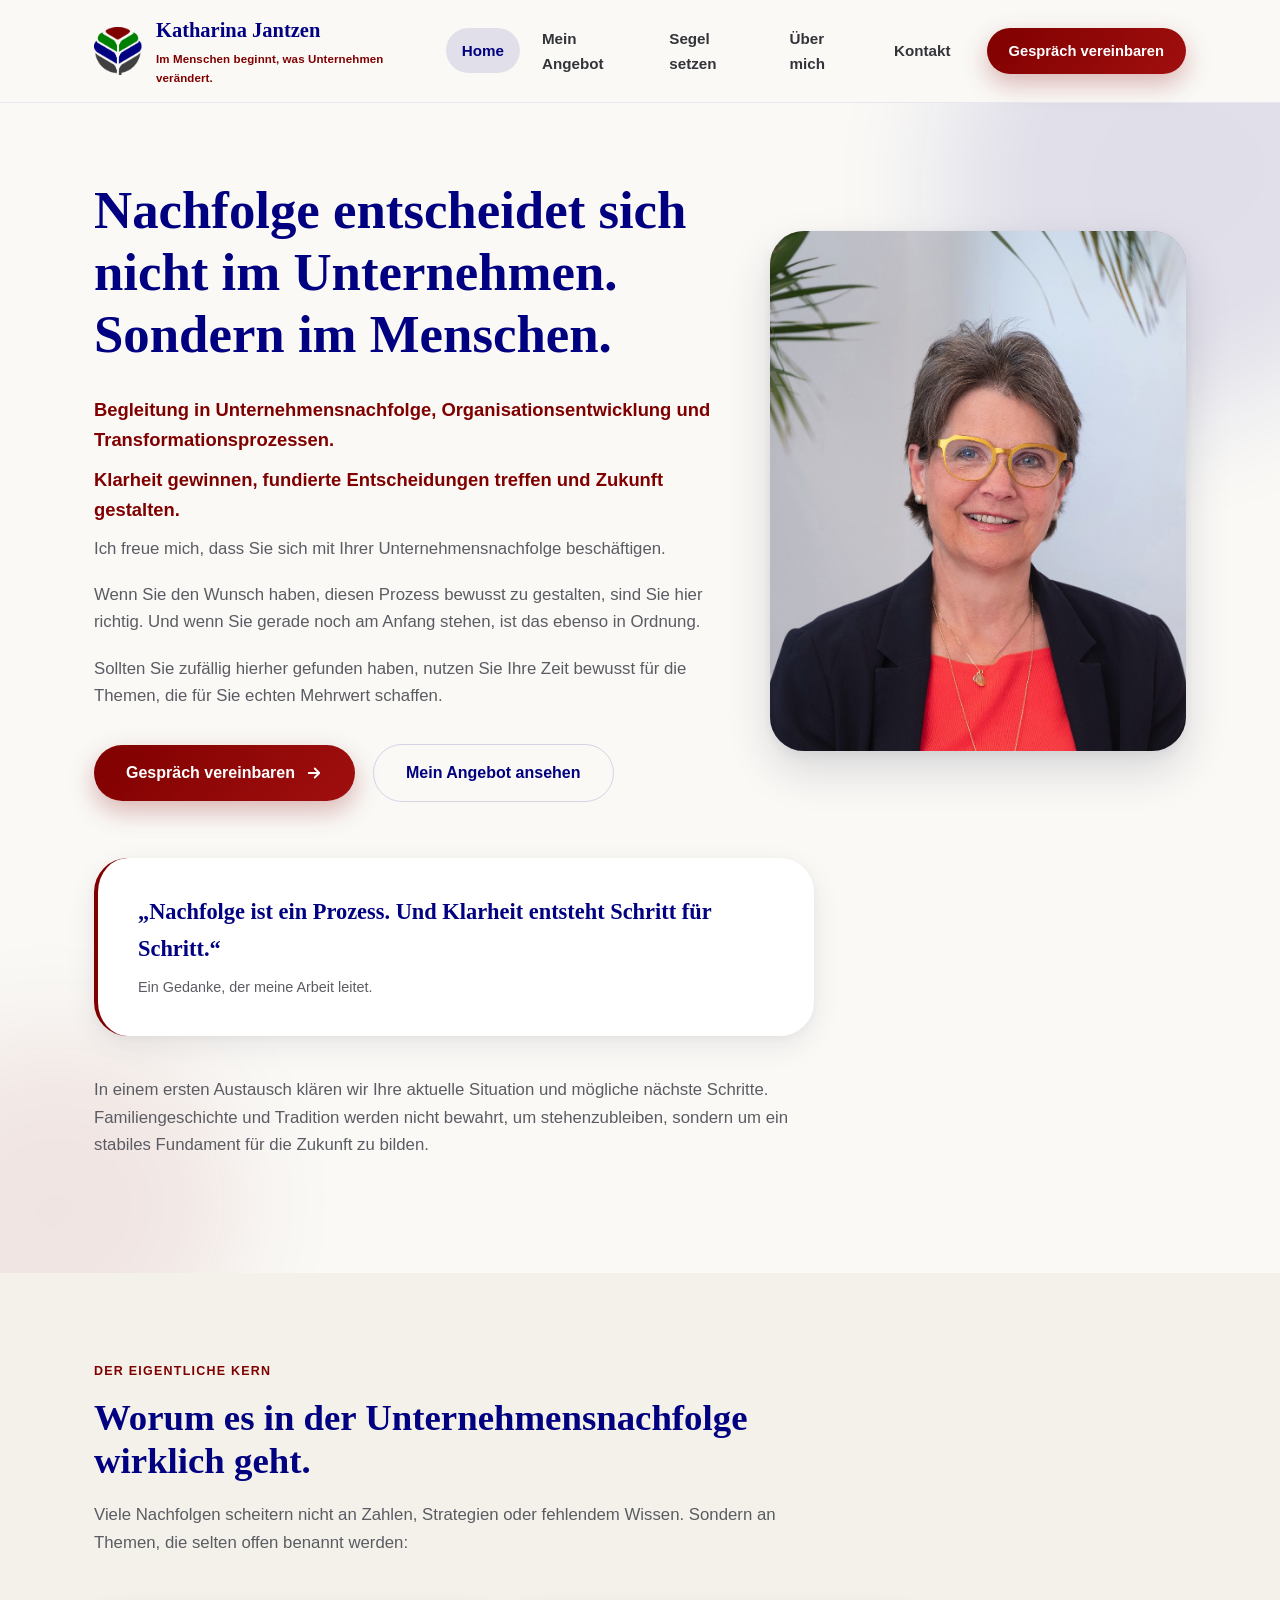
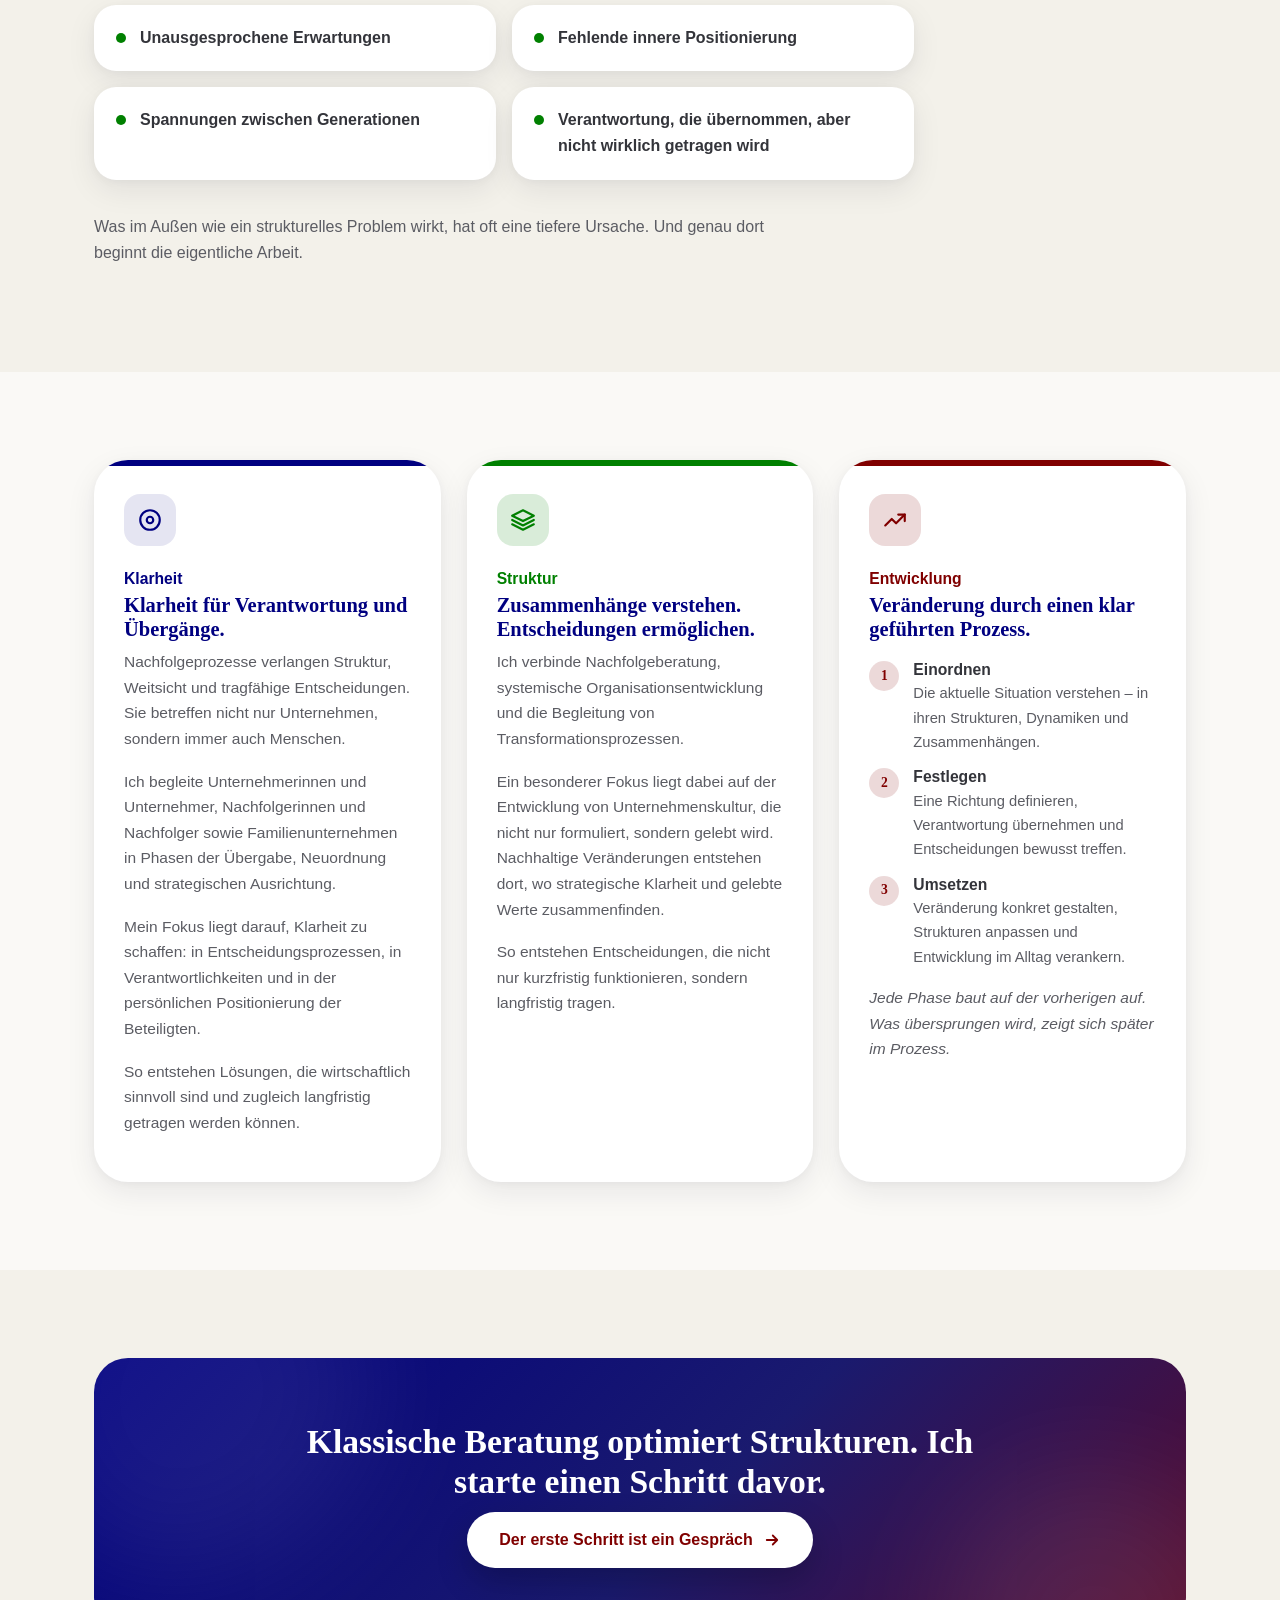
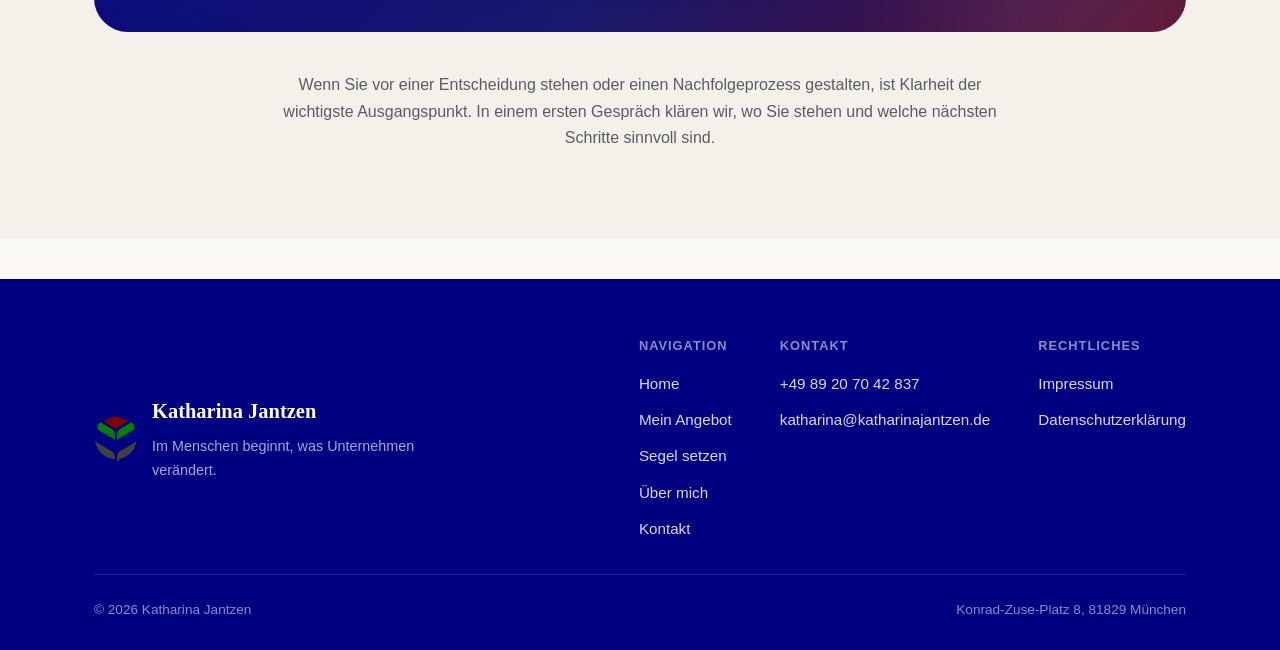
<file: index.html>
<!DOCTYPE html>
<html lang="de">
<head>
<meta charset="UTF-8">
<meta name="viewport" content="width=device-width, initial-scale=1.0">
<title>Katharina Jantzen — Nachfolgeberatung & Organisationsentwicklung in München</title>
<meta name="description" content="Im Menschen beginnt, was Unternehmen verändert. Begleitung in Unternehmensnachfolge, Organisationsentwicklung und Transformationsprozessen in München und deutschlandweit.">
<link rel="canonical" href="https://katharinajantzen.de/">

<meta property="og:type" content="website">
<meta property="og:site_name" content="Katharina Jantzen">
<meta property="og:locale" content="de_DE">
<meta property="og:title" content="Katharina Jantzen — Nachfolgeberatung & Organisationsentwicklung in München">
<meta property="og:description" content="Im Menschen beginnt, was Unternehmen verändert. Begleitung in Unternehmensnachfolge, Organisationsentwicklung und Transformationsprozessen in München und deutschlandweit.">
<meta property="og:url" content="https://katharinajantzen.de/">
<meta property="og:image" content="https://katharinajantzen.de/assets/katharina-portrait.jpg">

<meta name="twitter:card" content="summary_large_image">
<meta name="twitter:title" content="Katharina Jantzen — Nachfolgeberatung & Organisationsentwicklung in München">
<meta name="twitter:description" content="Im Menschen beginnt, was Unternehmen verändert. Begleitung in Unternehmensnachfolge, Organisationsentwicklung und Transformationsprozessen in München und deutschlandweit.">
<meta name="twitter:image" content="https://katharinajantzen.de/assets/katharina-portrait.jpg">

<script type="application/ld+json">
{
  "@context": "https://schema.org",
  "@graph": [
    {
      "@type": "ProfessionalService",
      "@id": "https://katharinajantzen.de/#organization",
      "name": "Katharina Jantzen – Nachfolgeberatung & Organisationsentwicklung",
      "url": "https://katharinajantzen.de/",
      "logo": "https://katharinajantzen.de/assets/logo.png",
      "image": "https://katharinajantzen.de/assets/katharina-portrait.jpg",
      "description": "Begleitung in Unternehmensnachfolge, Organisationsentwicklung und Transformationsprozessen für Unternehmerinnen, Unternehmer und Familienunternehmen.",
      "address": {
        "@type": "PostalAddress",
        "streetAddress": "Konrad-Zuse-Platz 8",
        "postalCode": "81829",
        "addressLocality": "München",
        "addressCountry": "DE"
      },
      "telephone": "+49-89-2070-42837",
      "email": "katharina@katharinajantzen.de",
      "areaServed": "DE",
      "founder": {
        "@id": "https://katharinajantzen.de/#katharina"
      }
    },
    {
      "@type": "Person",
      "@id": "https://katharinajantzen.de/#katharina",
      "name": "Katharina Jantzen",
      "jobTitle": "Nachfolgeberaterin & Organisationsentwicklerin",
      "worksFor": {
        "@id": "https://katharinajantzen.de/#organization"
      },
      "url": "https://katharinajantzen.de/ueber-mich.html",
      "image": "https://katharinajantzen.de/assets/katharina-portrait.jpg"
    }
  ]
}
</script>
<link rel="icon" type="image/png" href="assets/logo.png">
<link rel="stylesheet" href="css/style.css">
</head>
<body>

<header class="site-header">
  <div class="container header-inner">
    <a href="index.html" class="brand">
      <img src="assets/logo.png" alt="Logo Katharina Jantzen" class="brand-logo">
      <span class="brand-text">
        <span class="brand-name">Katharina Jantzen</span>
        <span class="brand-tagline">Im Menschen beginnt, was Unternehmen verändert.</span>
      </span>
    </a>
    <nav class="main-nav" aria-label="Hauptnavigation">
      <a href="index.html" class="is-active">Home</a>
      <a href="mein-angebot.html">Mein Angebot</a>
      <a href="segel-setzen.html">Segel setzen</a>
      <a href="ueber-mich.html">Über mich</a>
      <a href="kontakt.html">Kontakt</a>
          <a href="kontakt.html" class="btn btn-primary nav-cta">Gespräch vereinbaren</a>
    </nav>
    <div class="header-cta">
      <a href="kontakt.html" class="btn btn-primary">Gespräch vereinbaren</a>
      <button class="nav-toggle" aria-label="Menü öffnen" aria-expanded="false">
        <span></span><span></span><span></span>
      </button>
    </div>
  </div>
</header>

<main>

  <section class="hero">
    <div class="blob blob-a"></div>
    <div class="blob blob-b"></div>
    <div class="container">
      <div class="hero-top">
        <div class="hero-inner reveal">
          <h1>Nachfolge entscheidet sich nicht im Unternehmen.<br>Sondern im Menschen.</h1>
          <p class="lede">Begleitung in Unternehmensnachfolge, Organisationsentwicklung und Transformationsprozessen.</p>
          <p class="lede">Klarheit gewinnen, fundierte Entscheidungen treffen und Zukunft gestalten.</p>
          <div class="hero-body">
            <p>Ich freue mich, dass Sie sich mit Ihrer Unternehmensnachfolge beschäftigen.</p>
            <p>Wenn Sie den Wunsch haben, diesen Prozess bewusst zu gestalten, sind Sie hier richtig. Und wenn Sie gerade noch am Anfang stehen, ist das ebenso in Ordnung.</p>
            <p>Sollten Sie zufällig hierher gefunden haben, nutzen Sie Ihre Zeit bewusst für die Themen, die für Sie echten Mehrwert schaffen.</p>
          </div>
          <div class="hero-actions">
            <a href="kontakt.html" class="btn btn-primary">
              Gespräch vereinbaren
              <svg viewBox="0 0 24 24" fill="none" stroke="currentColor" stroke-width="2.4" stroke-linecap="round" stroke-linejoin="round"><path d="M5 12h14M13 6l6 6-6 6"/></svg>
            </a>
            <a href="mein-angebot.html" class="btn btn-outline">Mein Angebot ansehen</a>
          </div>
        </div>

        <div class="hero-photo reveal">
          <div class="hero-photo-frame">
            <img src="assets/katharina-portrait.jpg" alt="Portrait von Katharina Jantzen">
          </div>
        </div>
      </div>

      <div class="hero-quote reveal">
        <p class="quote-text">„Nachfolge ist ein Prozess. Und Klarheit entsteht Schritt für Schritt.“</p>
        <p class="quote-caption">Ein Gedanke, der meine Arbeit leitet.</p>
      </div>

      <div class="hero-body reveal" style="max-width:720px;">
        <p>In einem ersten Austausch klären wir Ihre aktuelle Situation und mögliche nächste Schritte. Familiengeschichte und Tradition werden nicht bewahrt, um stehenzubleiben, sondern um ein stabiles Fundament für die Zukunft zu bilden.</p>
      </div>
    </div>
  </section>

  <section class="section section-alt">
    <div class="container">
      <div class="section-header reveal">
        <span class="kicker">Der eigentliche Kern</span>
        <h2>Worum es in der Unternehmensnachfolge wirklich geht.</h2>
        <p>Viele Nachfolgen scheitern nicht an Zahlen, Strategien oder fehlendem Wissen. Sondern an Themen, die selten offen benannt werden:</p>
      </div>

      <div class="issue-grid reveal-stagger">
        <div class="issue-item reveal" style="--i:0">
          <span class="issue-dot"></span>
          <p>Unausgesprochene Erwartungen</p>
        </div>
        <div class="issue-item reveal" style="--i:1">
          <span class="issue-dot"></span>
          <p>Fehlende innere Positionierung</p>
        </div>
        <div class="issue-item reveal" style="--i:2">
          <span class="issue-dot"></span>
          <p>Spannungen zwischen Generationen</p>
        </div>
        <div class="issue-item reveal" style="--i:3">
          <span class="issue-dot"></span>
          <p>Verantwortung, die übernommen, aber nicht wirklich getragen wird</p>
        </div>
      </div>

      <p class="issue-outro reveal">Was im Außen wie ein strukturelles Problem wirkt, hat oft eine tiefere Ursache. Und genau dort beginnt die eigentliche Arbeit.</p>
    </div>
  </section>

  <section class="section">
    <div class="container">
      <div class="pillars reveal-stagger">

        <article class="pillar-card pillar-card--klarheit reveal" style="--i:0">
          <div class="pillar-icon">
            <svg viewBox="0 0 24 24" fill="none" stroke-width="2" stroke-linecap="round" stroke-linejoin="round"><circle cx="12" cy="12" r="9"/><circle cx="12" cy="12" r="3"/></svg>
          </div>
          <span class="pillar-sub">Klarheit</span>
          <h3>Klarheit für Verantwortung und Übergänge.</h3>
          <p>Nachfolgeprozesse verlangen Struktur, Weitsicht und tragfähige Entscheidungen. Sie betreffen nicht nur Unternehmen, sondern immer auch Menschen.</p>
          <p>Ich begleite Unternehmerinnen und Unternehmer, Nachfolgerinnen und Nachfolger sowie Familienunternehmen in Phasen der Übergabe, Neuordnung und strategischen Ausrichtung.</p>
          <p>Mein Fokus liegt darauf, Klarheit zu schaffen: in Entscheidungsprozessen, in Verantwortlichkeiten und in der persönlichen Positionierung der Beteiligten.</p>
          <p>So entstehen Lösungen, die wirtschaftlich sinnvoll sind und zugleich langfristig getragen werden können.</p>
        </article>

        <article class="pillar-card pillar-card--struktur reveal" style="--i:1">
          <div class="pillar-icon">
            <svg viewBox="0 0 24 24" fill="none" stroke-width="2" stroke-linecap="round" stroke-linejoin="round"><path d="M12 3 2 8l10 5 10-5-10-5Z"/><path d="M2 16l10 5 10-5"/><path d="M2 12l10 5 10-5"/></svg>
          </div>
          <span class="pillar-sub">Struktur</span>
          <h3>Zusammenhänge verstehen. Entscheidungen ermöglichen.</h3>
          <p>Ich verbinde Nachfolgeberatung, systemische Organisationsentwicklung und die Begleitung von Transformationsprozessen.</p>
          <p>Ein besonderer Fokus liegt dabei auf der Entwicklung von Unternehmenskultur, die nicht nur formuliert, sondern gelebt wird. Nachhaltige Veränderungen entstehen dort, wo strategische Klarheit und gelebte Werte zusammenfinden.</p>
          <p>So entstehen Entscheidungen, die nicht nur kurzfristig funktionieren, sondern langfristig tragen.</p>
        </article>

        <article class="pillar-card pillar-card--entwicklung reveal" style="--i:2">
          <div class="pillar-icon">
            <svg viewBox="0 0 24 24" fill="none" stroke-width="2" stroke-linecap="round" stroke-linejoin="round"><path d="M3 17l6-6 4 4 8-8"/><path d="M15 7h6v6"/></svg>
          </div>
          <span class="pillar-sub">Entwicklung</span>
          <h3>Veränderung durch einen klar geführten Prozess.</h3>

          <div class="steps">
            <div class="step">
              <span class="step-num">1</span>
              <div>
                <h4>Einordnen</h4>
                <p>Die aktuelle Situation verstehen – in ihren Strukturen, Dynamiken und Zusammenhängen.</p>
              </div>
            </div>
            <div class="step">
              <span class="step-num">2</span>
              <div>
                <h4>Festlegen</h4>
                <p>Eine Richtung definieren, Verantwortung übernehmen und Entscheidungen bewusst treffen.</p>
              </div>
            </div>
            <div class="step">
              <span class="step-num">3</span>
              <div>
                <h4>Umsetzen</h4>
                <p>Veränderung konkret gestalten, Strukturen anpassen und Entwicklung im Alltag verankern.</p>
              </div>
            </div>
          </div>
          <p class="steps-caption">Jede Phase baut auf der vorherigen auf. Was übersprungen wird, zeigt sich später im Prozess.</p>
        </article>

      </div>
    </div>
  </section>

  <section class="section section-alt">
    <div class="container">
      <div class="cta-band reveal">
        <div class="blob blob-a"></div>
        <div class="blob blob-b"></div>
        <h2>Klassische Beratung optimiert Strukturen. Ich starte einen Schritt davor.</h2>
        <a href="kontakt.html" class="btn btn-primary">
          Der erste Schritt ist ein Gespräch
          <svg viewBox="0 0 24 24" fill="none" stroke="currentColor" stroke-width="2.4" stroke-linecap="round" stroke-linejoin="round"><path d="M5 12h14M13 6l6 6-6 6"/></svg>
        </a>
      </div>

      <p class="closing-note reveal">Wenn Sie vor einer Entscheidung stehen oder einen Nachfolgeprozess gestalten, ist Klarheit der wichtigste Ausgangspunkt. In einem ersten Gespräch klären wir, wo Sie stehen und welche nächsten Schritte sinnvoll sind.</p>
    </div>
  </section>

</main>

<footer class="site-footer">
  <div class="container">
    <div class="footer-top">
      <div class="footer-brand">
        <img src="assets/logo.png" alt="Logo Katharina Jantzen" class="brand-logo">
        <div>
          <span class="brand-name">Katharina Jantzen</span>
          <p>Im Menschen beginnt, was Unternehmen verändert.</p>
        </div>
      </div>
      <nav class="footer-nav" aria-label="Footer-Navigation">
        <div class="footer-col">
          <h5>Navigation</h5>
          <ul>
            <li><a href="index.html">Home</a></li>
            <li><a href="mein-angebot.html">Mein Angebot</a></li>
            <li><a href="segel-setzen.html">Segel setzen</a></li>
            <li><a href="ueber-mich.html">Über mich</a></li>
            <li><a href="kontakt.html">Kontakt</a></li>
          </ul>
        </div>
        <div class="footer-col">
          <h5>Kontakt</h5>
          <ul>
            <li><a href="tel:+4989207042837">+49 89 20 70 42 837</a></li>
            <li><a href="mailto:katharina@katharinajantzen.de">katharina@katharinajantzen.de</a></li>
          </ul>
        </div>
        <div class="footer-col">
          <h5>Rechtliches</h5>
          <ul>
            <li><a href="impressum.html">Impressum</a></li>
            <li><a href="datenschutz.html">Datenschutzerklärung</a></li>
          </ul>
        </div>
      </nav>
    </div>
    <div class="footer-bottom">
      <span>© 2026 Katharina Jantzen</span>
      <span>Konrad-Zuse-Platz 8, 81829 München</span>
    </div>
  </div>
</footer>

<script src="js/main.js"></script>
</body>
</html>
</file>
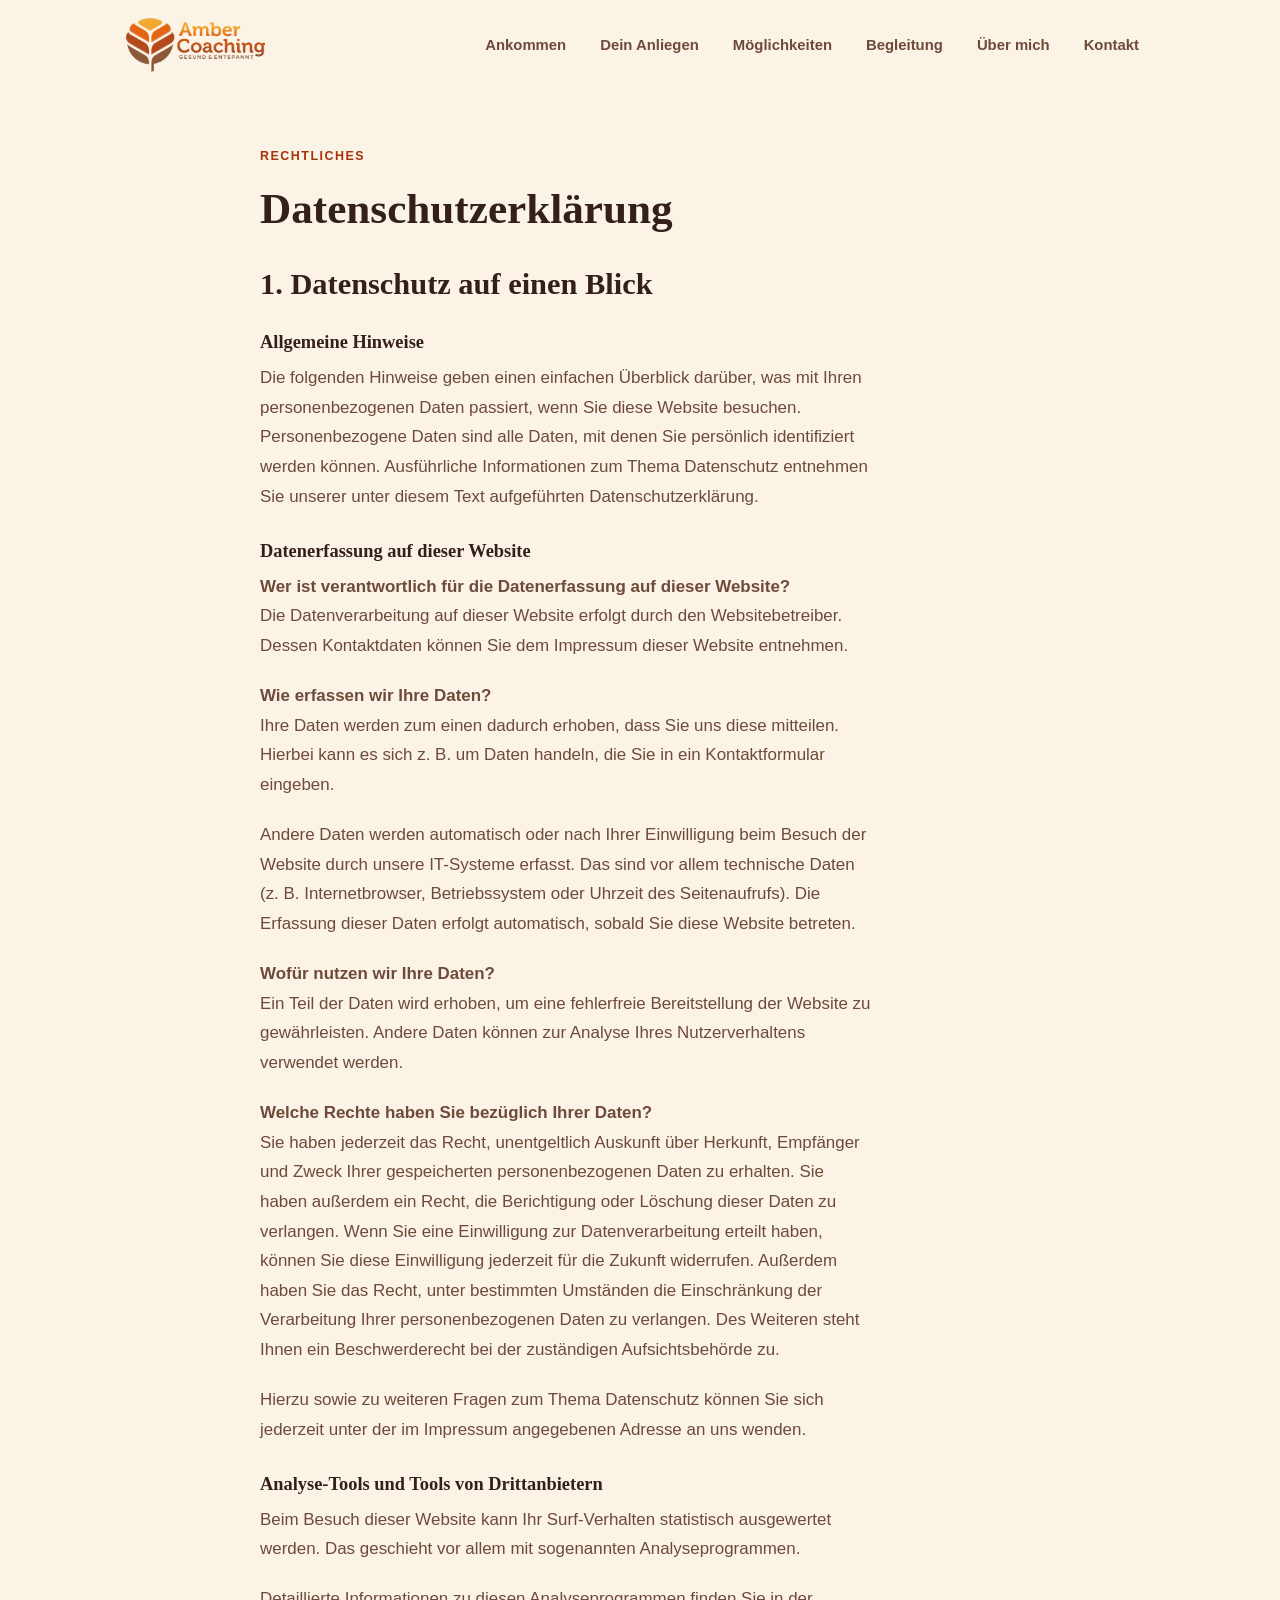
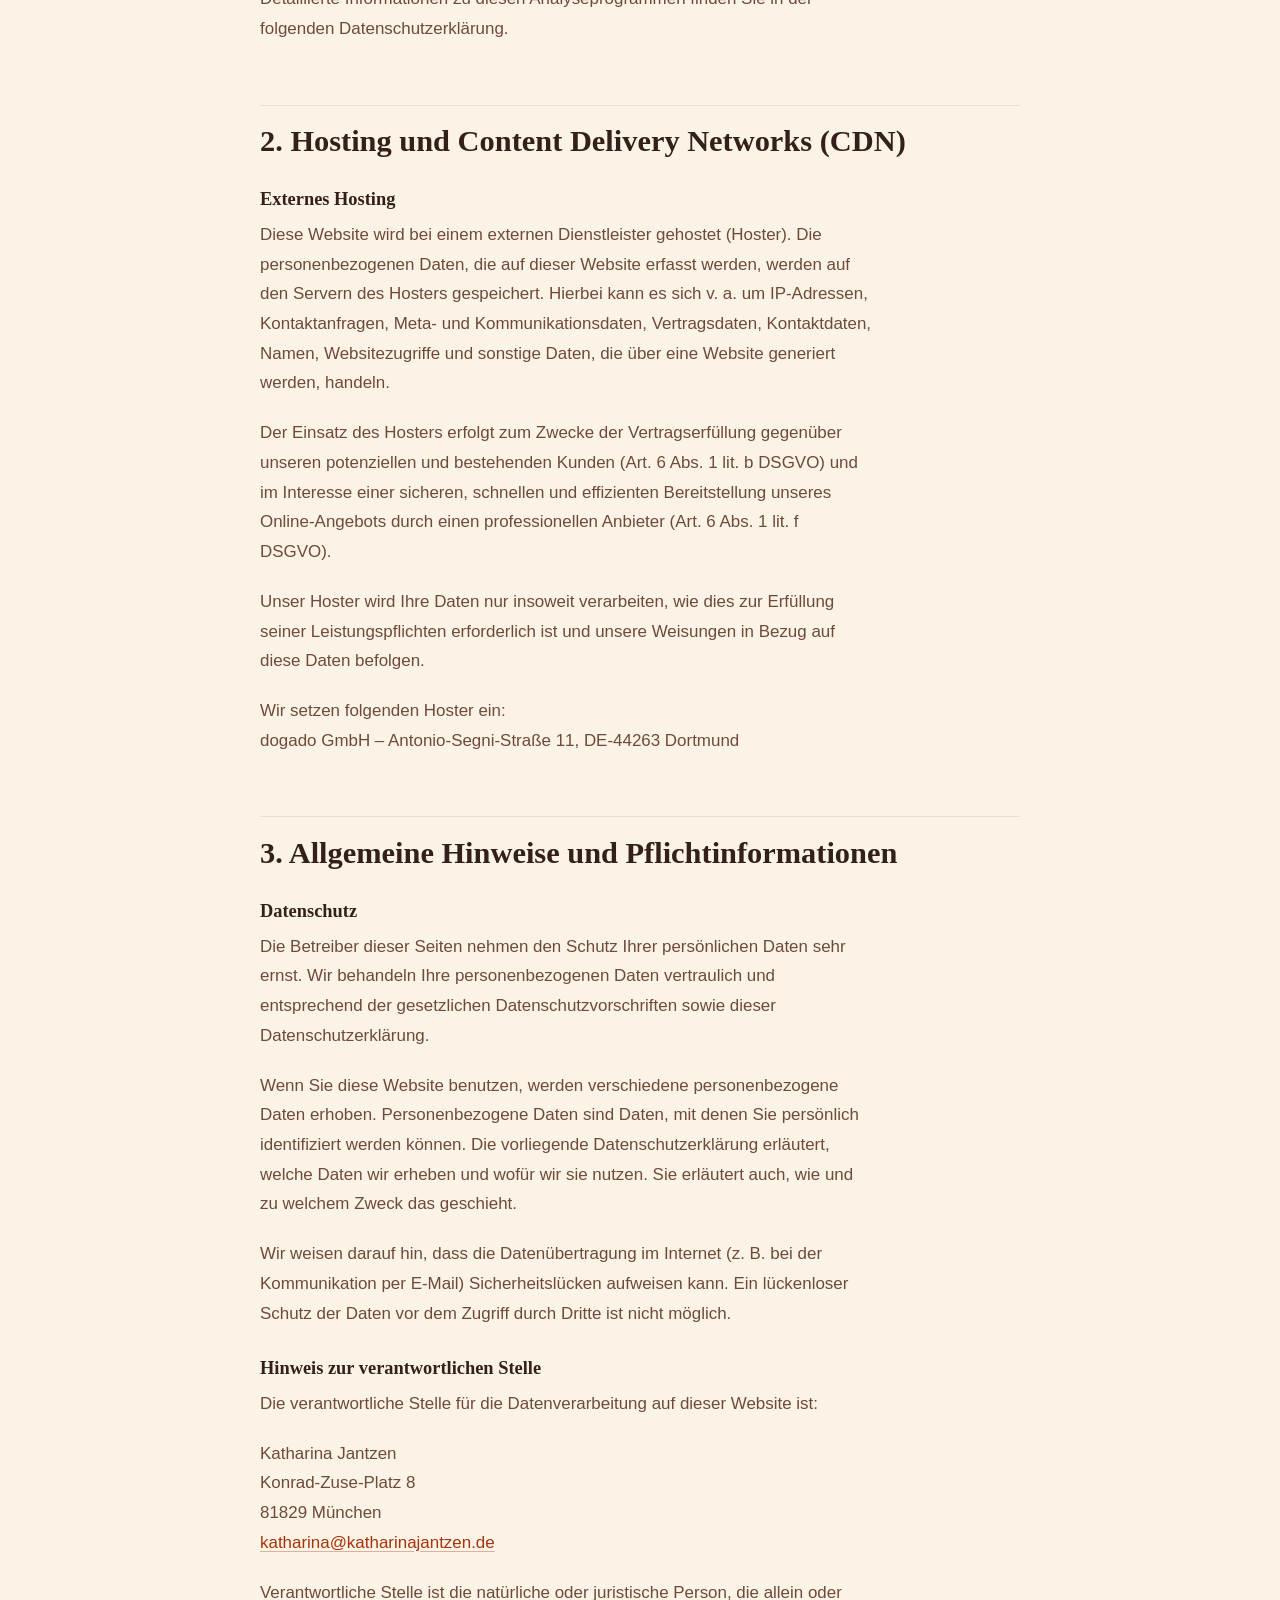
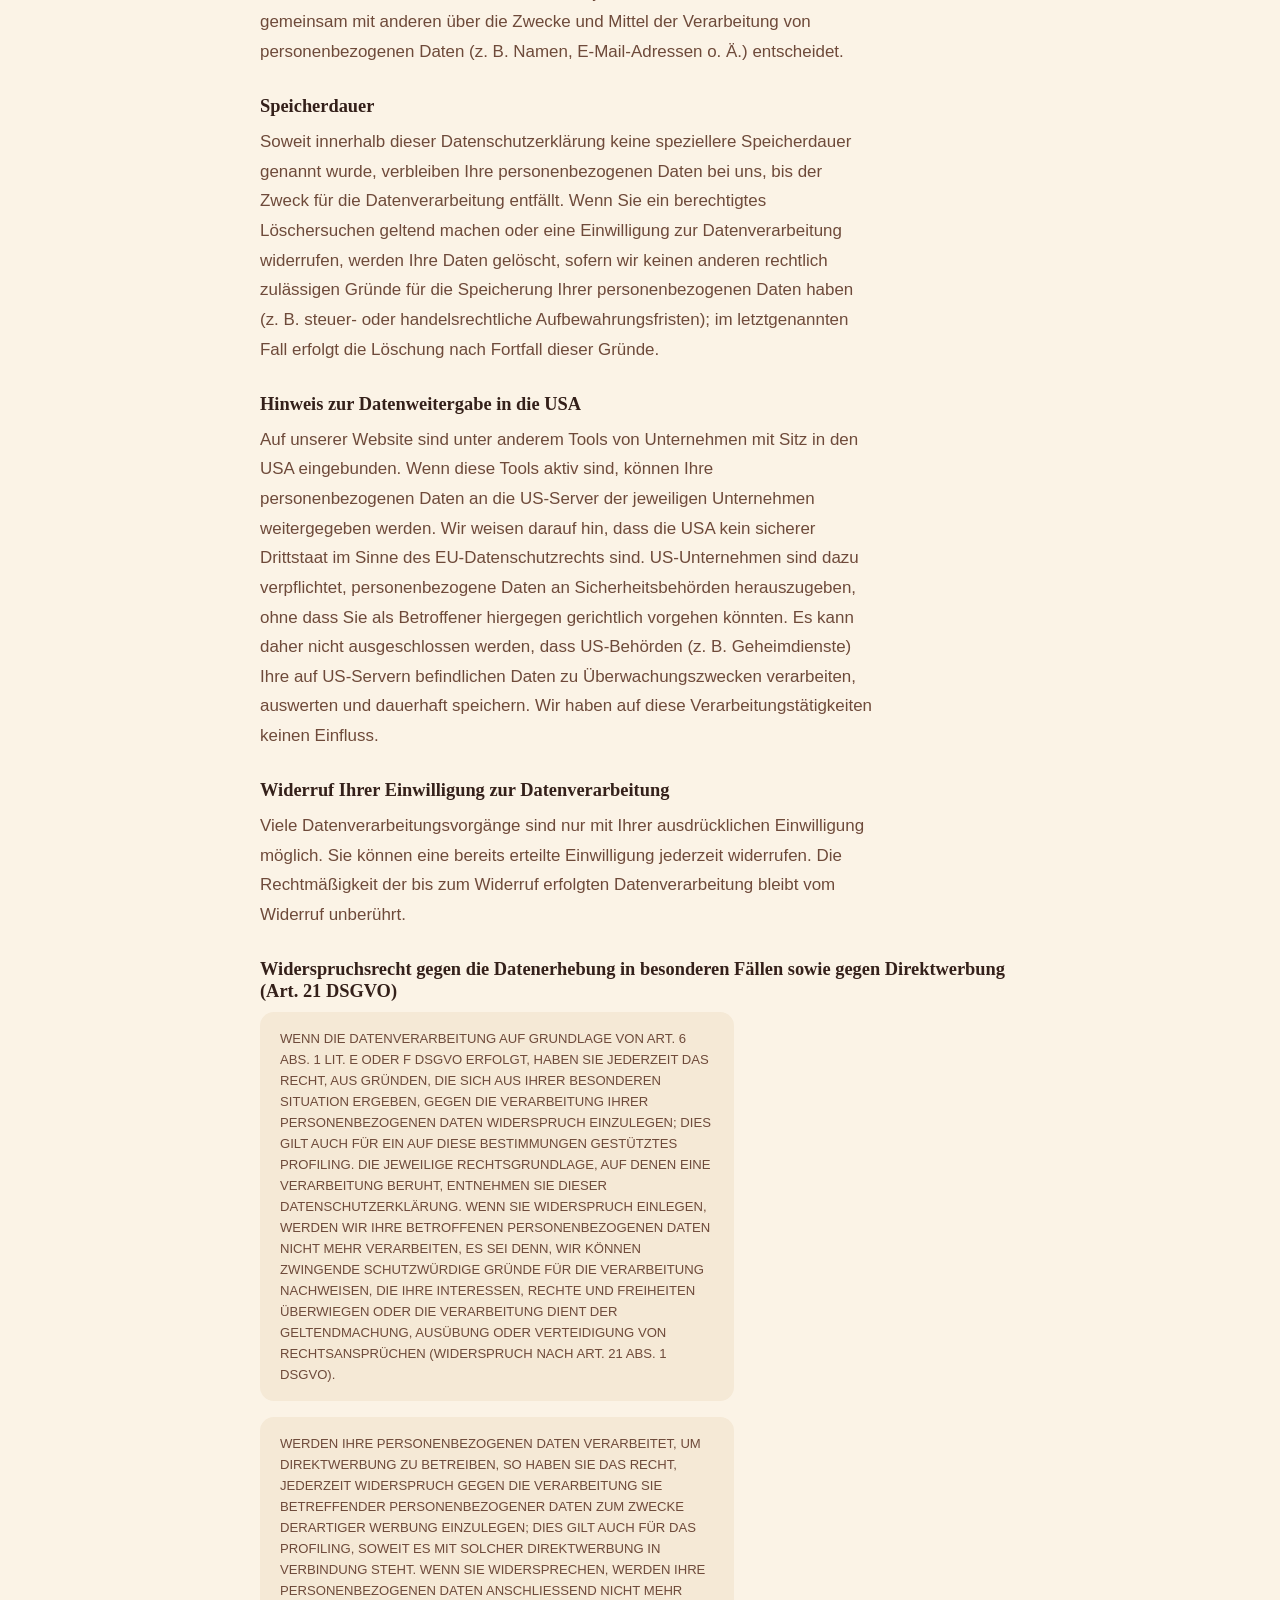
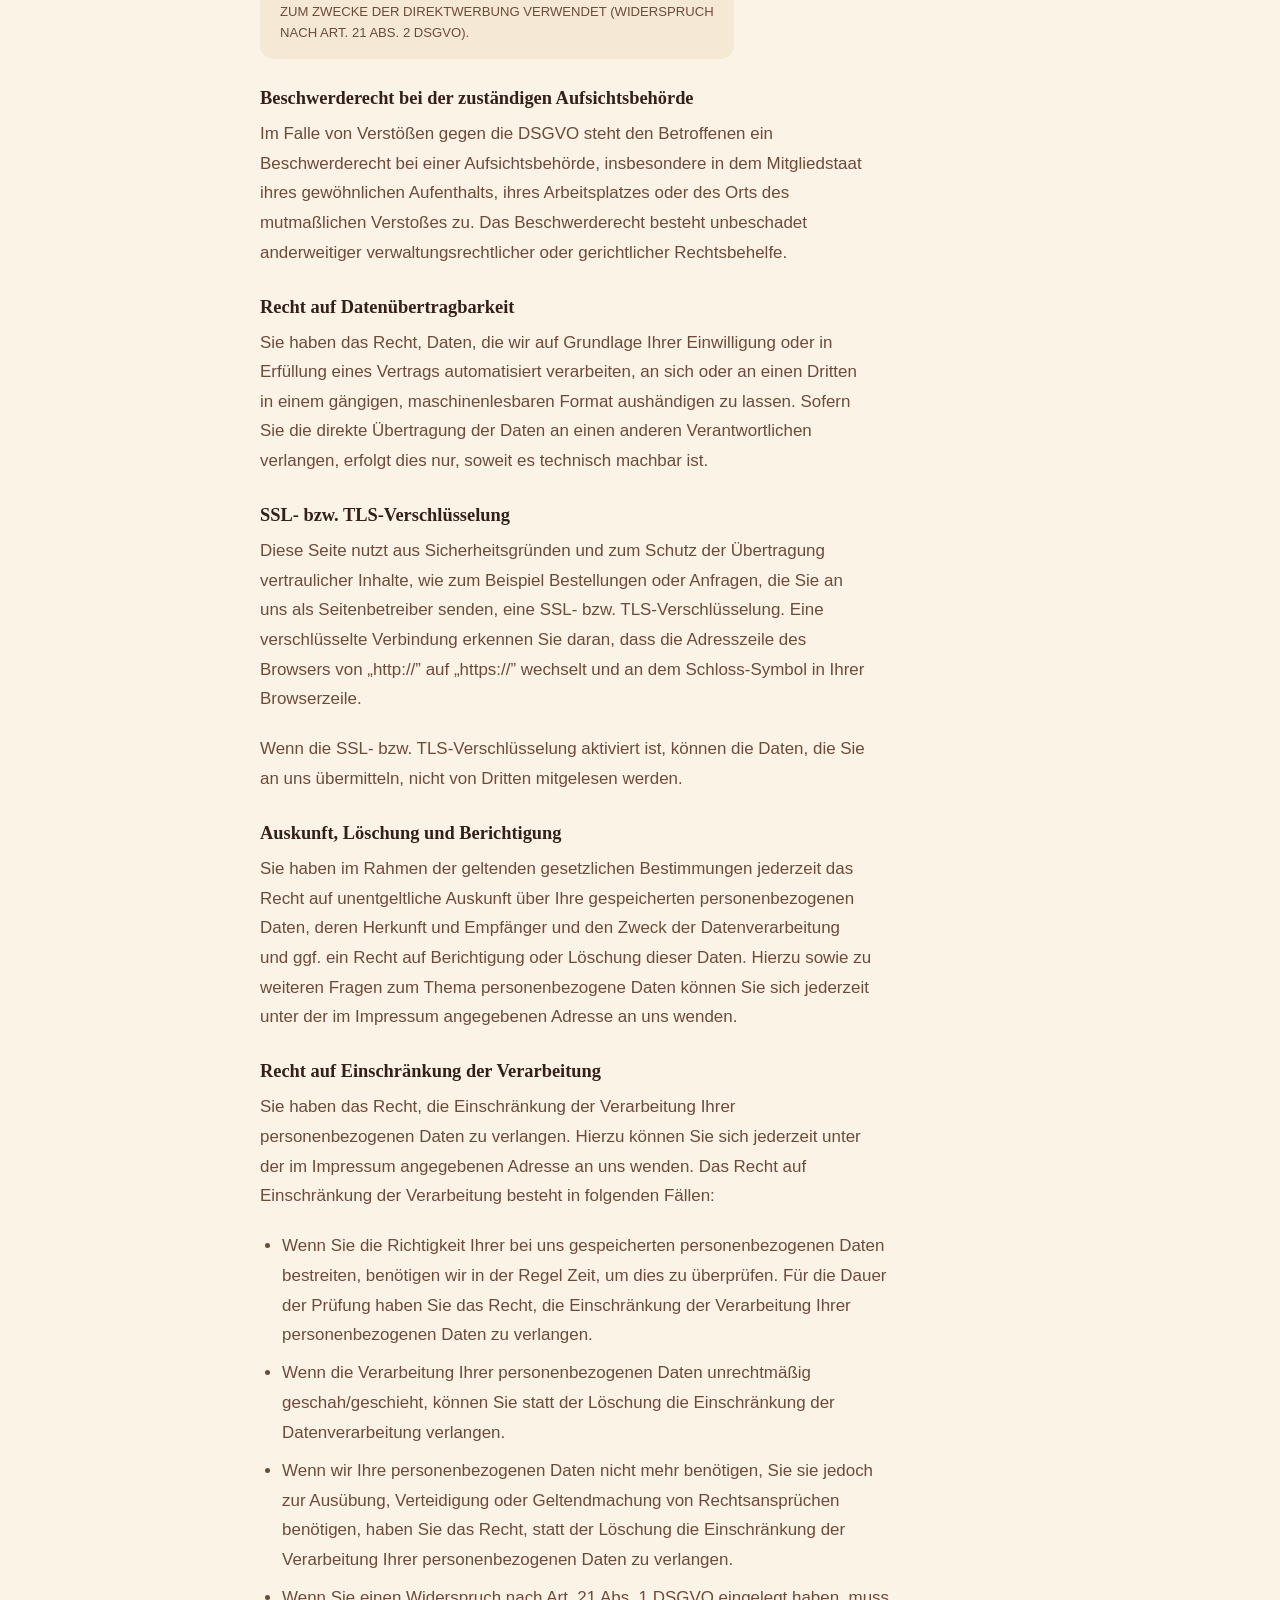
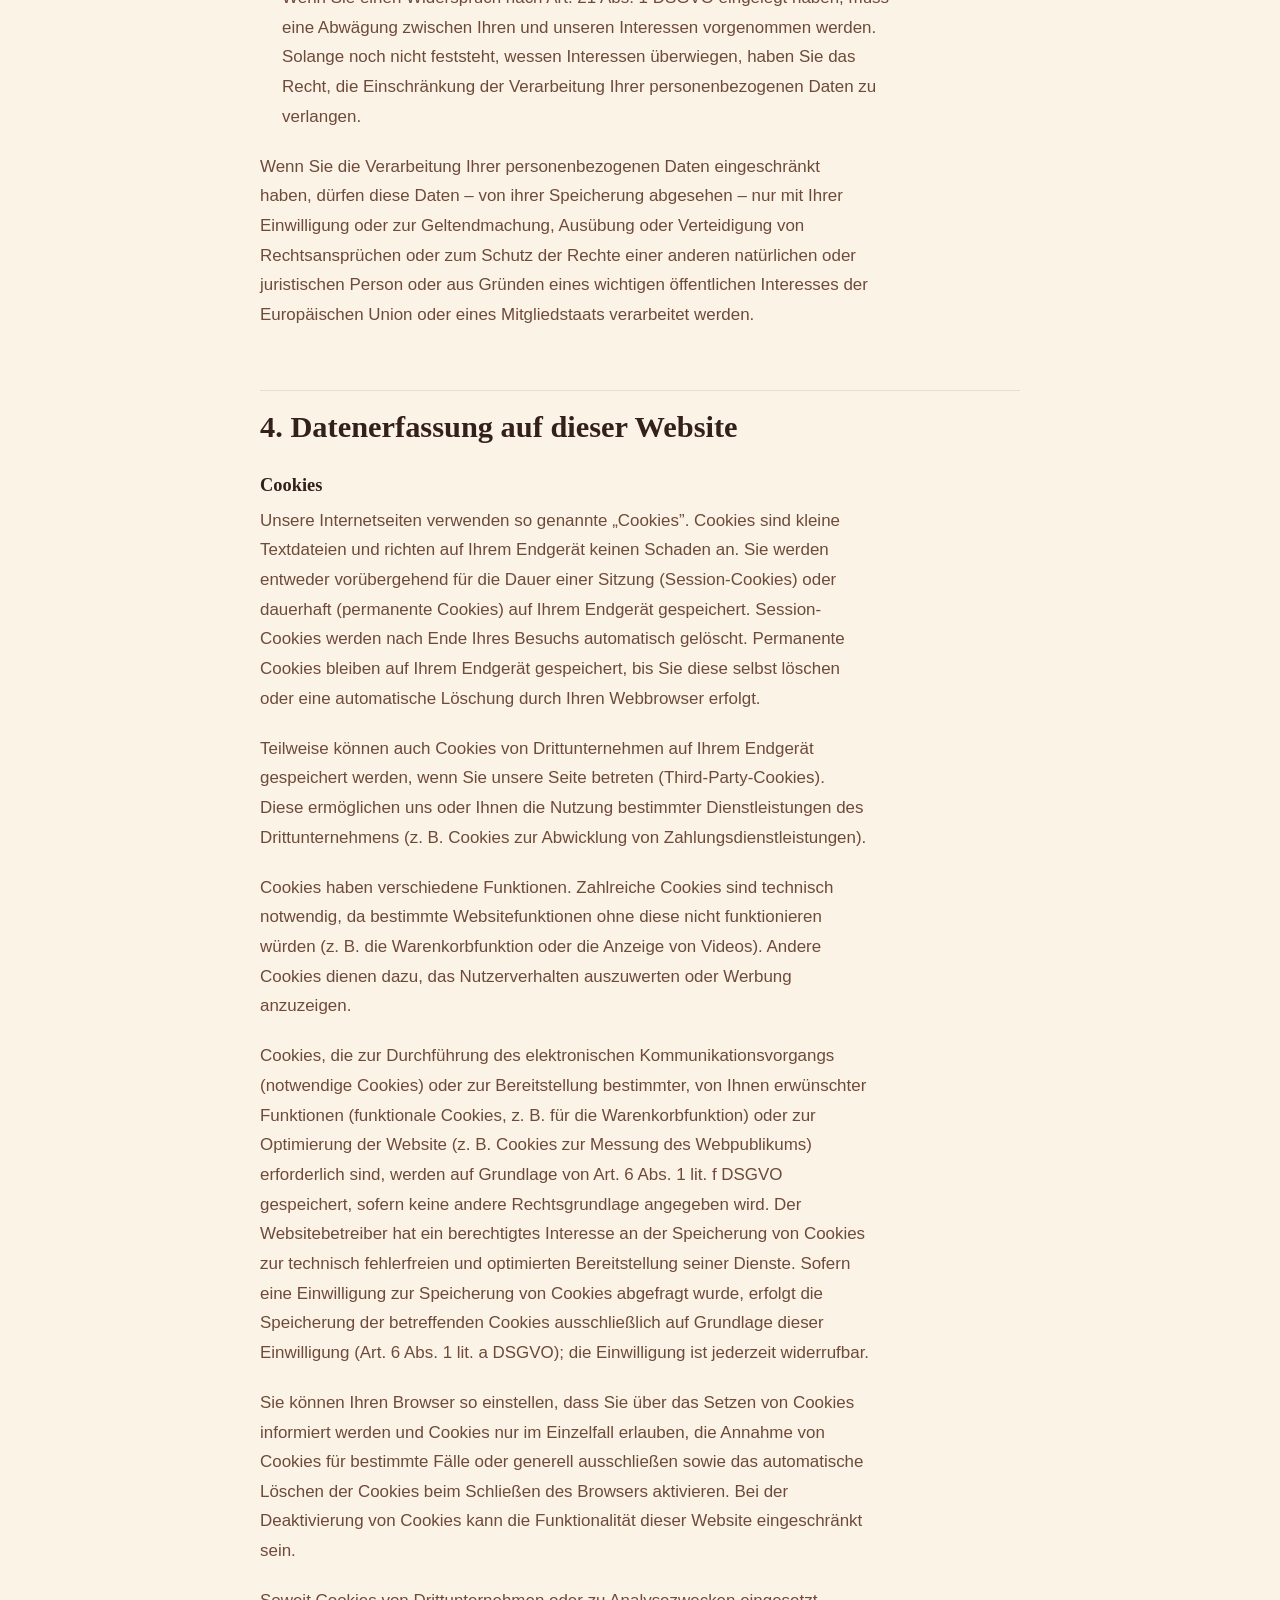
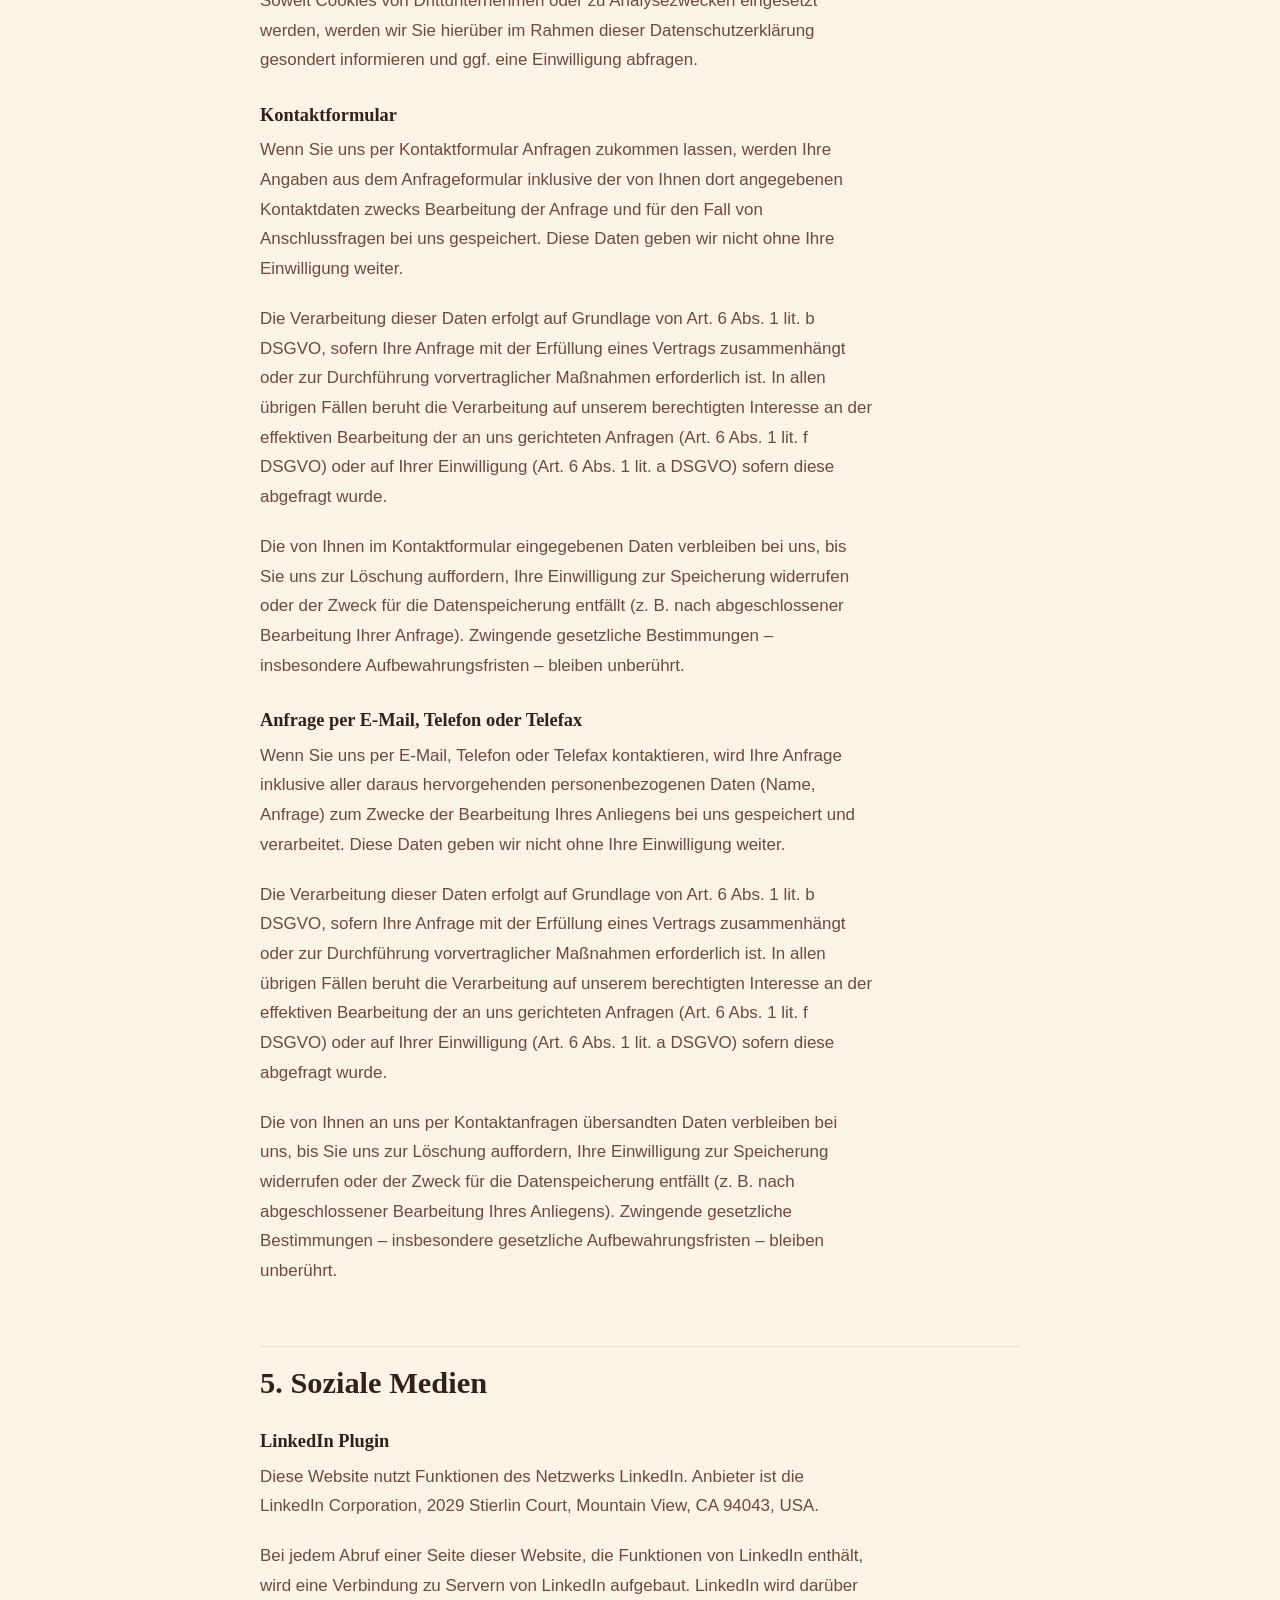
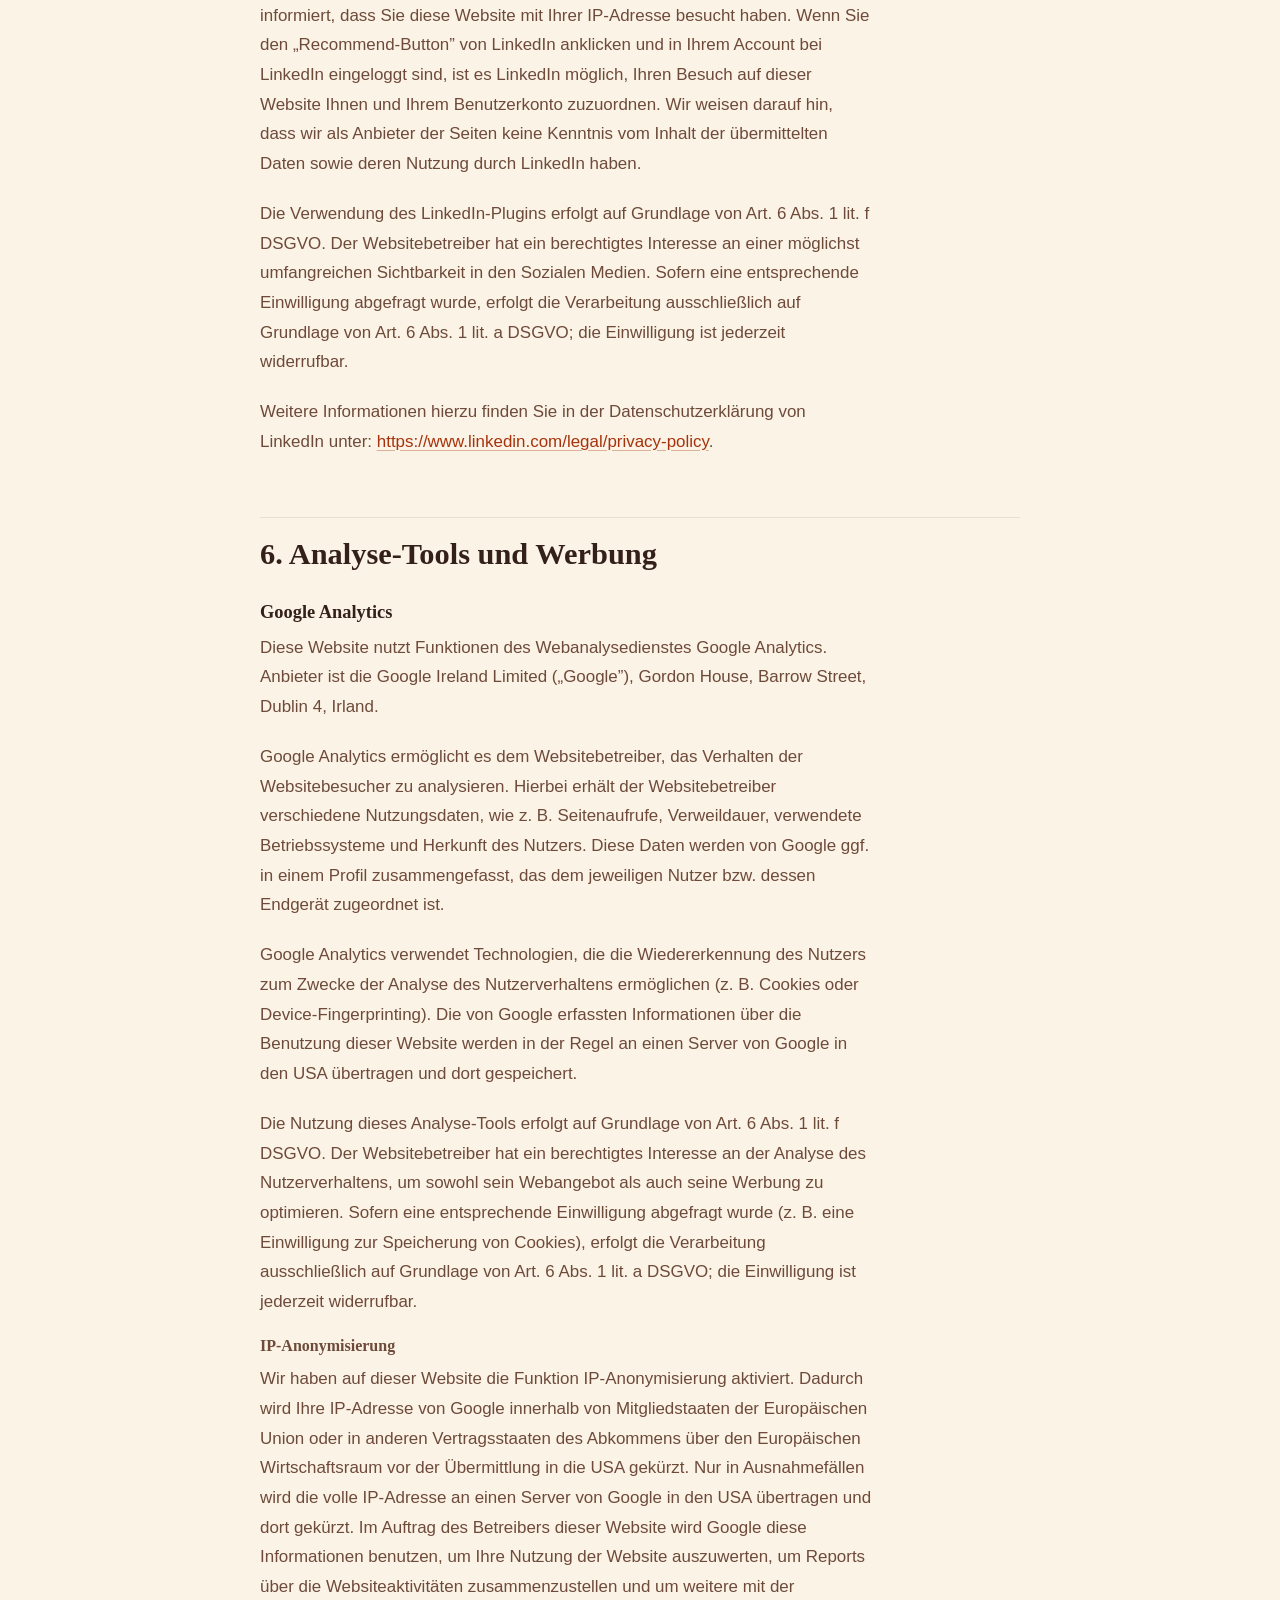
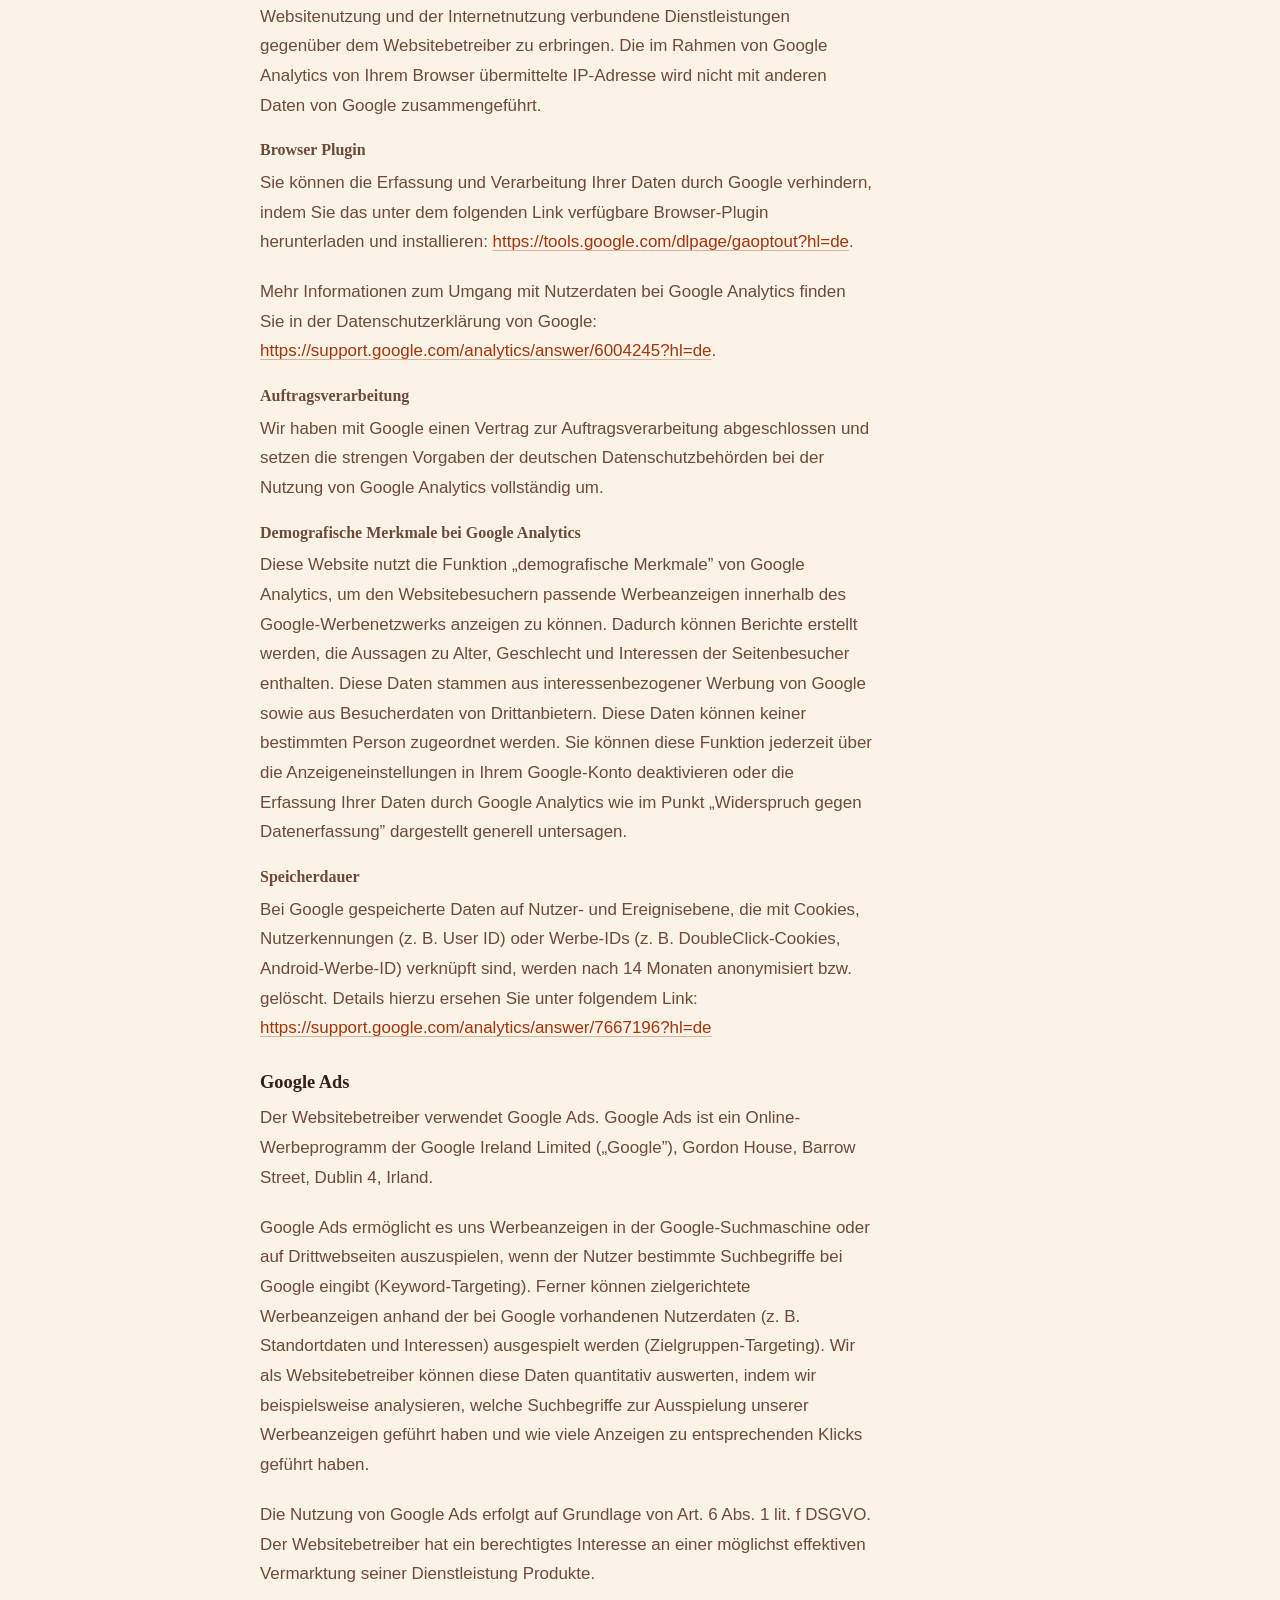
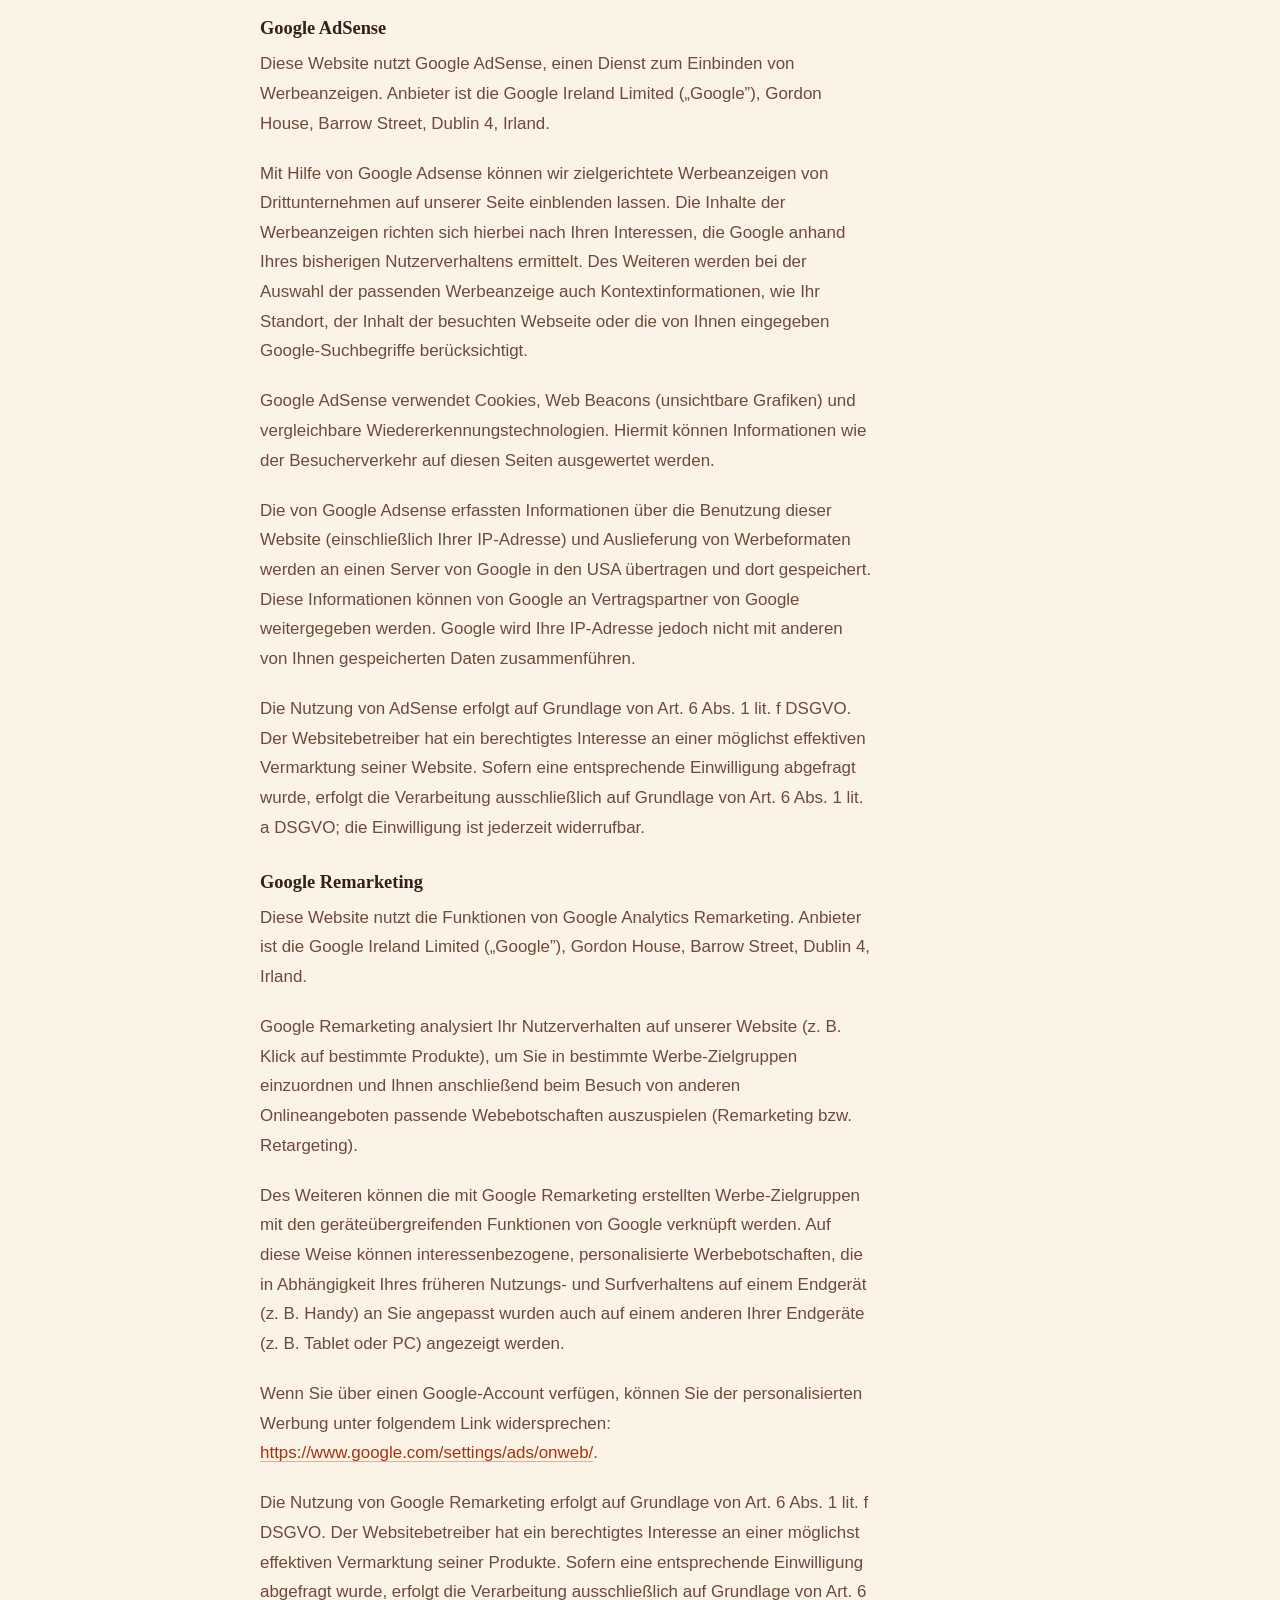
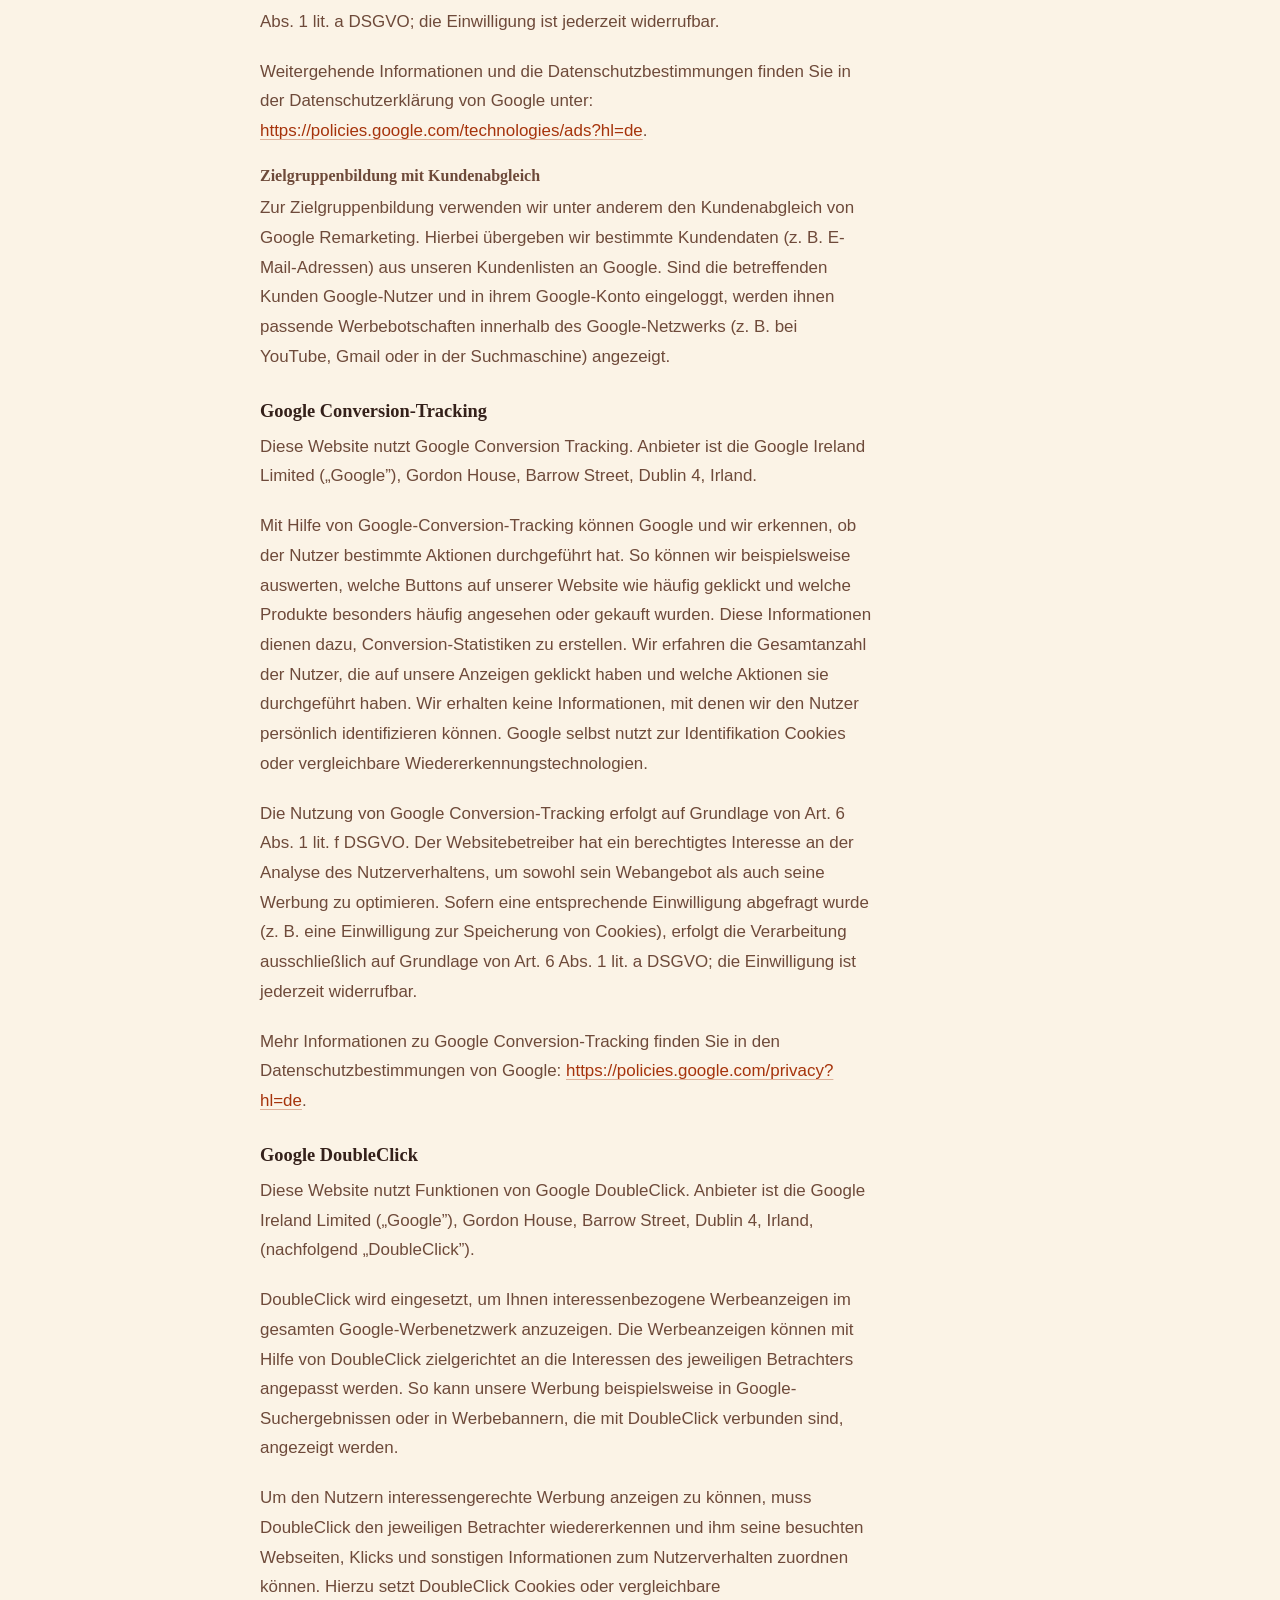
<file: amber-coaching-datenschutz.html>
<!DOCTYPE html>
<html lang="de">
<head>
<meta charset="UTF-8">
<meta name="viewport" content="width=device-width, initial-scale=1.0">
<title>Datenschutzerklärung — Amber Coaching</title>
<meta name="description" content="Datenschutzerklärung von Amber Coaching.">
<link rel="icon" type="image/png" href="assets/amber-coaching-icon.png">
<link rel="stylesheet" href="css/amber.css">
</head>
<body class="amber-body">

<header class="a-header" id="a-header">
  <div class="a-container a-header-inner">
    <a href="/" class="a-brand">
      <img src="assets/amber-coaching-logo.png" alt="Amber Coaching — Gesund &amp; Entspannt" class="a-brand-logo">
    </a>
    <nav class="a-nav" aria-label="Hauptnavigation">
      <a href="/#ankommen">Ankommen</a>
      <a href="/#anliegen">Dein Anliegen</a>
      <a href="/#moeglichkeiten">Möglichkeiten</a>
      <a href="/#begleitung">Begleitung</a>
      <a href="/#ueber-mich">Über mich</a>
      <a href="/#kontakt">Kontakt</a>
    </nav>
    <button class="a-nav-toggle" id="a-nav-toggle" aria-label="Menü öffnen" aria-expanded="false">
      <span></span><span></span><span></span>
    </button>
  </div>
</header>

<main>
  <section class="a-legal-hero">
    <div class="a-container">
      <div class="a-legal-hero-inner">
        <span class="a-kicker">Rechtliches</span>
        <h1>Datenschutzerklärung</h1>
      </div>
    </div>
  </section>

  <section class="a-legal-main">
    <div class="a-container">
      <div class="a-legal-content">

        <h2>1. Datenschutz auf einen Blick</h2>

        <h3>Allgemeine Hinweise</h3>
        <p>Die folgenden Hinweise geben einen einfachen Überblick darüber, was mit Ihren personenbezogenen Daten passiert, wenn Sie diese Website besuchen. Personenbezogene Daten sind alle Daten, mit denen Sie persönlich identifiziert werden können. Ausführliche Informationen zum Thema Datenschutz entnehmen Sie unserer unter diesem Text aufgeführten Datenschutzerklärung.</p>

        <h3>Datenerfassung auf dieser Website</h3>
        <p><strong>Wer ist verantwortlich für die Datenerfassung auf dieser Website?</strong><br>
        Die Datenverarbeitung auf dieser Website erfolgt durch den Websitebetreiber. Dessen Kontaktdaten können Sie dem Impressum dieser Website entnehmen.</p>
        <p><strong>Wie erfassen wir Ihre Daten?</strong><br>
        Ihre Daten werden zum einen dadurch erhoben, dass Sie uns diese mitteilen. Hierbei kann es sich z. B. um Daten handeln, die Sie in ein Kontaktformular eingeben.</p>
        <p>Andere Daten werden automatisch oder nach Ihrer Einwilligung beim Besuch der Website durch unsere IT-Systeme erfasst. Das sind vor allem technische Daten (z. B. Internetbrowser, Betriebssystem oder Uhrzeit des Seitenaufrufs). Die Erfassung dieser Daten erfolgt automatisch, sobald Sie diese Website betreten.</p>
        <p><strong>Wofür nutzen wir Ihre Daten?</strong><br>
        Ein Teil der Daten wird erhoben, um eine fehlerfreie Bereitstellung der Website zu gewährleisten. Andere Daten können zur Analyse Ihres Nutzerverhaltens verwendet werden.</p>
        <p><strong>Welche Rechte haben Sie bezüglich Ihrer Daten?</strong><br>
        Sie haben jederzeit das Recht, unentgeltlich Auskunft über Herkunft, Empfänger und Zweck Ihrer gespeicherten personenbezogenen Daten zu erhalten. Sie haben außerdem ein Recht, die Berichtigung oder Löschung dieser Daten zu verlangen. Wenn Sie eine Einwilligung zur Datenverarbeitung erteilt haben, können Sie diese Einwilligung jederzeit für die Zukunft widerrufen. Außerdem haben Sie das Recht, unter bestimmten Umständen die Einschränkung der Verarbeitung Ihrer personenbezogenen Daten zu verlangen. Des Weiteren steht Ihnen ein Beschwerderecht bei der zuständigen Aufsichtsbehörde zu.</p>
        <p>Hierzu sowie zu weiteren Fragen zum Thema Datenschutz können Sie sich jederzeit unter der im Impressum angegebenen Adresse an uns wenden.</p>

        <h3>Analyse-Tools und Tools von Drittanbietern</h3>
        <p>Beim Besuch dieser Website kann Ihr Surf-Verhalten statistisch ausgewertet werden. Das geschieht vor allem mit sogenannten Analyseprogrammen.</p>
        <p>Detaillierte Informationen zu diesen Analyseprogrammen finden Sie in der folgenden Datenschutzerklärung.</p>

        <h2>2. Hosting und Content Delivery Networks (CDN)</h2>

        <h3>Externes Hosting</h3>
        <p>Diese Website wird bei einem externen Dienstleister gehostet (Hoster). Die personenbezogenen Daten, die auf dieser Website erfasst werden, werden auf den Servern des Hosters gespeichert. Hierbei kann es sich v. a. um IP-Adressen, Kontaktanfragen, Meta- und Kommunikationsdaten, Vertragsdaten, Kontaktdaten, Namen, Websitezugriffe und sonstige Daten, die über eine Website generiert werden, handeln.</p>
        <p>Der Einsatz des Hosters erfolgt zum Zwecke der Vertragserfüllung gegenüber unseren potenziellen und bestehenden Kunden (Art. 6 Abs. 1 lit. b DSGVO) und im Interesse einer sicheren, schnellen und effizienten Bereitstellung unseres Online-Angebots durch einen professionellen Anbieter (Art. 6 Abs. 1 lit. f DSGVO).</p>
        <p>Unser Hoster wird Ihre Daten nur insoweit verarbeiten, wie dies zur Erfüllung seiner Leistungspflichten erforderlich ist und unsere Weisungen in Bezug auf diese Daten befolgen.</p>
        <p>Wir setzen folgenden Hoster ein:<br>
        dogado GmbH – Antonio-Segni-Straße 11, DE-44263 Dortmund</p>

        <h2>3. Allgemeine Hinweise und Pflichtinformationen</h2>

        <h3>Datenschutz</h3>
        <p>Die Betreiber dieser Seiten nehmen den Schutz Ihrer persönlichen Daten sehr ernst. Wir behandeln Ihre personenbezogenen Daten vertraulich und entsprechend der gesetzlichen Datenschutzvorschriften sowie dieser Datenschutzerklärung.</p>
        <p>Wenn Sie diese Website benutzen, werden verschiedene personenbezogene Daten erhoben. Personenbezogene Daten sind Daten, mit denen Sie persönlich identifiziert werden können. Die vorliegende Datenschutzerklärung erläutert, welche Daten wir erheben und wofür wir sie nutzen. Sie erläutert auch, wie und zu welchem Zweck das geschieht.</p>
        <p>Wir weisen darauf hin, dass die Datenübertragung im Internet (z. B. bei der Kommunikation per E-Mail) Sicherheitslücken aufweisen kann. Ein lückenloser Schutz der Daten vor dem Zugriff durch Dritte ist nicht möglich.</p>

        <h3>Hinweis zur verantwortlichen Stelle</h3>
        <p>Die verantwortliche Stelle für die Datenverarbeitung auf dieser Website ist:</p>
        <p>
          Katharina Jantzen<br>
          Konrad-Zuse-Platz 8<br>
          81829 München<br>
          <a href="mailto:katharina@katharinajantzen.de">katharina@katharinajantzen.de</a>
        </p>
        <p>Verantwortliche Stelle ist die natürliche oder juristische Person, die allein oder gemeinsam mit anderen über die Zwecke und Mittel der Verarbeitung von personenbezogenen Daten (z. B. Namen, E-Mail-Adressen o. Ä.) entscheidet.</p>

        <h3>Speicherdauer</h3>
        <p>Soweit innerhalb dieser Datenschutzerklärung keine speziellere Speicherdauer genannt wurde, verbleiben Ihre personenbezogenen Daten bei uns, bis der Zweck für die Datenverarbeitung entfällt. Wenn Sie ein berechtigtes Löschersuchen geltend machen oder eine Einwilligung zur Datenverarbeitung widerrufen, werden Ihre Daten gelöscht, sofern wir keinen anderen rechtlich zulässigen Gründe für die Speicherung Ihrer personenbezogenen Daten haben (z.&nbsp;B. steuer- oder handelsrechtliche Aufbewahrungsfristen); im letztgenannten Fall erfolgt die Löschung nach Fortfall dieser Gründe.</p>

        <h3>Hinweis zur Datenweitergabe in die USA</h3>
        <p>Auf unserer Website sind unter anderem Tools von Unternehmen mit Sitz in den USA eingebunden. Wenn diese Tools aktiv sind, können Ihre personenbezogenen Daten an die US-Server der jeweiligen Unternehmen weitergegeben werden. Wir weisen darauf hin, dass die USA kein sicherer Drittstaat im Sinne des EU-Datenschutzrechts sind. US-Unternehmen sind dazu verpflichtet, personenbezogene Daten an Sicherheitsbehörden herauszugeben, ohne dass Sie als Betroffener hiergegen gerichtlich vorgehen könnten. Es kann daher nicht ausgeschlossen werden, dass US-Behörden (z.&nbsp;B. Geheimdienste) Ihre auf US-Servern befindlichen Daten zu Überwachungszwecken verarbeiten, auswerten und dauerhaft speichern. Wir haben auf diese Verarbeitungstätigkeiten keinen Einfluss.</p>

        <h3>Widerruf Ihrer Einwilligung zur Datenverarbeitung</h3>
        <p>Viele Datenverarbeitungsvorgänge sind nur mit Ihrer ausdrücklichen Einwilligung möglich. Sie können eine bereits erteilte Einwilligung jederzeit widerrufen. Die Rechtmäßigkeit der bis zum Widerruf erfolgten Datenverarbeitung bleibt vom Widerruf unberührt.</p>

        <h3>Widerspruchsrecht gegen die Datenerhebung in besonderen Fällen sowie gegen Direktwerbung (Art. 21 DSGVO)</h3>
        <p class="a-caps-notice">WENN DIE DATENVERARBEITUNG AUF GRUNDLAGE VON ART. 6 ABS. 1 LIT. E ODER F DSGVO ERFOLGT, HABEN SIE JEDERZEIT DAS RECHT, AUS GRÜNDEN, DIE SICH AUS IHRER BESONDEREN SITUATION ERGEBEN, GEGEN DIE VERARBEITUNG IHRER PERSONENBEZOGENEN DATEN WIDERSPRUCH EINZULEGEN; DIES GILT AUCH FÜR EIN AUF DIESE BESTIMMUNGEN GESTÜTZTES PROFILING. DIE JEWEILIGE RECHTSGRUNDLAGE, AUF DENEN EINE VERARBEITUNG BERUHT, ENTNEHMEN SIE DIESER DATENSCHUTZERKLÄRUNG. WENN SIE WIDERSPRUCH EINLEGEN, WERDEN WIR IHRE BETROFFENEN PERSONENBEZOGENEN DATEN NICHT MEHR VERARBEITEN, ES SEI DENN, WIR KÖNNEN ZWINGENDE SCHUTZWÜRDIGE GRÜNDE FÜR DIE VERARBEITUNG NACHWEISEN, DIE IHRE INTERESSEN, RECHTE UND FREIHEITEN ÜBERWIEGEN ODER DIE VERARBEITUNG DIENT DER GELTENDMACHUNG, AUSÜBUNG ODER VERTEIDIGUNG VON RECHTSANSPRÜCHEN (WIDERSPRUCH NACH ART. 21 ABS. 1 DSGVO).</p>
        <p class="a-caps-notice">WERDEN IHRE PERSONENBEZOGENEN DATEN VERARBEITET, UM DIREKTWERBUNG ZU BETREIBEN, SO HABEN SIE DAS RECHT, JEDERZEIT WIDERSPRUCH GEGEN DIE VERARBEITUNG SIE BETREFFENDER PERSONENBEZOGENER DATEN ZUM ZWECKE DERARTIGER WERBUNG EINZULEGEN; DIES GILT AUCH FÜR DAS PROFILING, SOWEIT ES MIT SOLCHER DIREKTWERBUNG IN VERBINDUNG STEHT. WENN SIE WIDERSPRECHEN, WERDEN IHRE PERSONENBEZOGENEN DATEN ANSCHLIESSEND NICHT MEHR ZUM ZWECKE DER DIREKTWERBUNG VERWENDET (WIDERSPRUCH NACH ART. 21 ABS. 2 DSGVO).</p>

        <h3>Beschwerderecht bei der zuständigen Aufsichtsbehörde</h3>
        <p>Im Falle von Verstößen gegen die DSGVO steht den Betroffenen ein Beschwerderecht bei einer Aufsichtsbehörde, insbesondere in dem Mitgliedstaat ihres gewöhnlichen Aufenthalts, ihres Arbeitsplatzes oder des Orts des mutmaßlichen Verstoßes zu. Das Beschwerderecht besteht unbeschadet anderweitiger verwaltungsrechtlicher oder gerichtlicher Rechtsbehelfe.</p>

        <h3>Recht auf Datenübertragbarkeit</h3>
        <p>Sie haben das Recht, Daten, die wir auf Grundlage Ihrer Einwilligung oder in Erfüllung eines Vertrags automatisiert verarbeiten, an sich oder an einen Dritten in einem gängigen, maschinenlesbaren Format aushändigen zu lassen. Sofern Sie die direkte Übertragung der Daten an einen anderen Verantwortlichen verlangen, erfolgt dies nur, soweit es technisch machbar ist.</p>

        <h3>SSL- bzw. TLS-Verschlüsselung</h3>
        <p>Diese Seite nutzt aus Sicherheitsgründen und zum Schutz der Übertragung vertraulicher Inhalte, wie zum Beispiel Bestellungen oder Anfragen, die Sie an uns als Seitenbetreiber senden, eine SSL- bzw. TLS-Verschlüsselung. Eine verschlüsselte Verbindung erkennen Sie daran, dass die Adresszeile des Browsers von „http://” auf „https://” wechselt und an dem Schloss-Symbol in Ihrer Browserzeile.</p>
        <p>Wenn die SSL- bzw. TLS-Verschlüsselung aktiviert ist, können die Daten, die Sie an uns übermitteln, nicht von Dritten mitgelesen werden.</p>

        <h3>Auskunft, Löschung und Berichtigung</h3>
        <p>Sie haben im Rahmen der geltenden gesetzlichen Bestimmungen jederzeit das Recht auf unentgeltliche Auskunft über Ihre gespeicherten personenbezogenen Daten, deren Herkunft und Empfänger und den Zweck der Datenverarbeitung und ggf. ein Recht auf Berichtigung oder Löschung dieser Daten. Hierzu sowie zu weiteren Fragen zum Thema personenbezogene Daten können Sie sich jederzeit unter der im Impressum angegebenen Adresse an uns wenden.</p>

        <h3>Recht auf Einschränkung der Verarbeitung</h3>
        <p>Sie haben das Recht, die Einschränkung der Verarbeitung Ihrer personenbezogenen Daten zu verlangen. Hierzu können Sie sich jederzeit unter der im Impressum angegebenen Adresse an uns wenden. Das Recht auf Einschränkung der Verarbeitung besteht in folgenden Fällen:</p>
        <ul>
          <li>Wenn Sie die Richtigkeit Ihrer bei uns gespeicherten personenbezogenen Daten bestreiten, benötigen wir in der Regel Zeit, um dies zu überprüfen. Für die Dauer der Prüfung haben Sie das Recht, die Einschränkung der Verarbeitung Ihrer personenbezogenen Daten zu verlangen.</li>
          <li>Wenn die Verarbeitung Ihrer personenbezogenen Daten unrechtmäßig geschah/geschieht, können Sie statt der Löschung die Einschränkung der Datenverarbeitung verlangen.</li>
          <li>Wenn wir Ihre personenbezogenen Daten nicht mehr benötigen, Sie sie jedoch zur Ausübung, Verteidigung oder Geltendmachung von Rechtsansprüchen benötigen, haben Sie das Recht, statt der Löschung die Einschränkung der Verarbeitung Ihrer personenbezogenen Daten zu verlangen.</li>
          <li>Wenn Sie einen Widerspruch nach Art. 21 Abs. 1 DSGVO eingelegt haben, muss eine Abwägung zwischen Ihren und unseren Interessen vorgenommen werden. Solange noch nicht feststeht, wessen Interessen überwiegen, haben Sie das Recht, die Einschränkung der Verarbeitung Ihrer personenbezogenen Daten zu verlangen.</li>
        </ul>
        <p>Wenn Sie die Verarbeitung Ihrer personenbezogenen Daten eingeschränkt haben, dürfen diese Daten – von ihrer Speicherung abgesehen – nur mit Ihrer Einwilligung oder zur Geltendmachung, Ausübung oder Verteidigung von Rechtsansprüchen oder zum Schutz der Rechte einer anderen natürlichen oder juristischen Person oder aus Gründen eines wichtigen öffentlichen Interesses der Europäischen Union oder eines Mitgliedstaats verarbeitet werden.</p>

        <h2>4. Datenerfassung auf dieser Website</h2>

        <h3>Cookies</h3>
        <p>Unsere Internetseiten verwenden so genannte „Cookies”. Cookies sind kleine Textdateien und richten auf Ihrem Endgerät keinen Schaden an. Sie werden entweder vorübergehend für die Dauer einer Sitzung (Session-Cookies) oder dauerhaft (permanente Cookies) auf Ihrem Endgerät gespeichert. Session-Cookies werden nach Ende Ihres Besuchs automatisch gelöscht. Permanente Cookies bleiben auf Ihrem Endgerät gespeichert, bis Sie diese selbst löschen oder eine automatische Löschung durch Ihren Webbrowser erfolgt.</p>
        <p>Teilweise können auch Cookies von Drittunternehmen auf Ihrem Endgerät gespeichert werden, wenn Sie unsere Seite betreten (Third-Party-Cookies). Diese ermöglichen uns oder Ihnen die Nutzung bestimmter Dienstleistungen des Drittunternehmens (z.&nbsp;B. Cookies zur Abwicklung von Zahlungsdienstleistungen).</p>
        <p>Cookies haben verschiedene Funktionen. Zahlreiche Cookies sind technisch notwendig, da bestimmte Websitefunktionen ohne diese nicht funktionieren würden (z.&nbsp;B. die Warenkorbfunktion oder die Anzeige von Videos). Andere Cookies dienen dazu, das Nutzerverhalten auszuwerten oder Werbung anzuzeigen.</p>
        <p>Cookies, die zur Durchführung des elektronischen Kommunikationsvorgangs (notwendige Cookies) oder zur Bereitstellung bestimmter, von Ihnen erwünschter Funktionen (funktionale Cookies, z. B. für die Warenkorbfunktion) oder zur Optimierung der Website (z.&nbsp;B. Cookies zur Messung des Webpublikums) erforderlich sind, werden auf Grundlage von Art. 6 Abs. 1 lit. f DSGVO gespeichert, sofern keine andere Rechtsgrundlage angegeben wird. Der Websitebetreiber hat ein berechtigtes Interesse an der Speicherung von Cookies zur technisch fehlerfreien und optimierten Bereitstellung seiner Dienste. Sofern eine Einwilligung zur Speicherung von Cookies abgefragt wurde, erfolgt die Speicherung der betreffenden Cookies ausschließlich auf Grundlage dieser Einwilligung (Art. 6 Abs. 1 lit. a DSGVO); die Einwilligung ist jederzeit widerrufbar.</p>
        <p>Sie können Ihren Browser so einstellen, dass Sie über das Setzen von Cookies informiert werden und Cookies nur im Einzelfall erlauben, die Annahme von Cookies für bestimmte Fälle oder generell ausschließen sowie das automatische Löschen der Cookies beim Schließen des Browsers aktivieren. Bei der Deaktivierung von Cookies kann die Funktionalität dieser Website eingeschränkt sein.</p>
        <p>Soweit Cookies von Drittunternehmen oder zu Analysezwecken eingesetzt werden, werden wir Sie hierüber im Rahmen dieser Datenschutzerklärung gesondert informieren und ggf. eine Einwilligung abfragen.</p>

        <h3>Kontaktformular</h3>
        <p>Wenn Sie uns per Kontaktformular Anfragen zukommen lassen, werden Ihre Angaben aus dem Anfrageformular inklusive der von Ihnen dort angegebenen Kontaktdaten zwecks Bearbeitung der Anfrage und für den Fall von Anschlussfragen bei uns gespeichert. Diese Daten geben wir nicht ohne Ihre Einwilligung weiter.</p>
        <p>Die Verarbeitung dieser Daten erfolgt auf Grundlage von Art. 6 Abs. 1 lit. b DSGVO, sofern Ihre Anfrage mit der Erfüllung eines Vertrags zusammenhängt oder zur Durchführung vorvertraglicher Maßnahmen erforderlich ist. In allen übrigen Fällen beruht die Verarbeitung auf unserem berechtigten Interesse an der effektiven Bearbeitung der an uns gerichteten Anfragen (Art. 6 Abs. 1 lit. f DSGVO) oder auf Ihrer Einwilligung (Art. 6 Abs. 1 lit. a DSGVO) sofern diese abgefragt wurde.</p>
        <p>Die von Ihnen im Kontaktformular eingegebenen Daten verbleiben bei uns, bis Sie uns zur Löschung auffordern, Ihre Einwilligung zur Speicherung widerrufen oder der Zweck für die Datenspeicherung entfällt (z. B. nach abgeschlossener Bearbeitung Ihrer Anfrage). Zwingende gesetzliche Bestimmungen – insbesondere Aufbewahrungsfristen – bleiben unberührt.</p>

        <h3>Anfrage per E-Mail, Telefon oder Telefax</h3>
        <p>Wenn Sie uns per E-Mail, Telefon oder Telefax kontaktieren, wird Ihre Anfrage inklusive aller daraus hervorgehenden personenbezogenen Daten (Name, Anfrage) zum Zwecke der Bearbeitung Ihres Anliegens bei uns gespeichert und verarbeitet. Diese Daten geben wir nicht ohne Ihre Einwilligung weiter.</p>
        <p>Die Verarbeitung dieser Daten erfolgt auf Grundlage von Art. 6 Abs. 1 lit. b DSGVO, sofern Ihre Anfrage mit der Erfüllung eines Vertrags zusammenhängt oder zur Durchführung vorvertraglicher Maßnahmen erforderlich ist. In allen übrigen Fällen beruht die Verarbeitung auf unserem berechtigten Interesse an der effektiven Bearbeitung der an uns gerichteten Anfragen (Art. 6 Abs. 1 lit. f DSGVO) oder auf Ihrer Einwilligung (Art. 6 Abs. 1 lit. a DSGVO) sofern diese abgefragt wurde.</p>
        <p>Die von Ihnen an uns per Kontaktanfragen übersandten Daten verbleiben bei uns, bis Sie uns zur Löschung auffordern, Ihre Einwilligung zur Speicherung widerrufen oder der Zweck für die Datenspeicherung entfällt (z. B. nach abgeschlossener Bearbeitung Ihres Anliegens). Zwingende gesetzliche Bestimmungen – insbesondere gesetzliche Aufbewahrungsfristen – bleiben unberührt.</p>

        <h2>5. Soziale Medien</h2>

        <h3>LinkedIn Plugin</h3>
        <p>Diese Website nutzt Funktionen des Netzwerks LinkedIn. Anbieter ist die LinkedIn Corporation, 2029 Stierlin Court, Mountain View, CA 94043, USA.</p>
        <p>Bei jedem Abruf einer Seite dieser Website, die Funktionen von LinkedIn enthält, wird eine Verbindung zu Servern von LinkedIn aufgebaut. LinkedIn wird darüber informiert, dass Sie diese Website mit Ihrer IP-Adresse besucht haben. Wenn Sie den „Recommend-Button” von LinkedIn anklicken und in Ihrem Account bei LinkedIn eingeloggt sind, ist es LinkedIn möglich, Ihren Besuch auf dieser Website Ihnen und Ihrem Benutzerkonto zuzuordnen. Wir weisen darauf hin, dass wir als Anbieter der Seiten keine Kenntnis vom Inhalt der übermittelten Daten sowie deren Nutzung durch LinkedIn haben.</p>
        <p>Die Verwendung des LinkedIn-Plugins erfolgt auf Grundlage von Art. 6 Abs. 1 lit. f DSGVO. Der Websitebetreiber hat ein berechtigtes Interesse an einer möglichst umfangreichen Sichtbarkeit in den Sozialen Medien. Sofern eine entsprechende Einwilligung abgefragt wurde, erfolgt die Verarbeitung ausschließlich auf Grundlage von Art. 6 Abs. 1 lit. a DSGVO; die Einwilligung ist jederzeit widerrufbar.</p>
        <p>Weitere Informationen hierzu finden Sie in der Datenschutzerklärung von LinkedIn unter: <a href="https://www.linkedin.com/legal/privacy-policy" target="_blank" rel="noopener">https://www.linkedin.com/legal/privacy-policy</a>.</p>

        <h2>6. Analyse-Tools und Werbung</h2>

        <h3>Google Analytics</h3>
        <p>Diese Website nutzt Funktionen des Webanalysedienstes Google Analytics. Anbieter ist die Google Ireland Limited („Google”), Gordon House, Barrow Street, Dublin 4, Irland.</p>
        <p>Google Analytics ermöglicht es dem Websitebetreiber, das Verhalten der Websitebesucher zu analysieren. Hierbei erhält der Websitebetreiber verschiedene Nutzungsdaten, wie z.&nbsp;B. Seitenaufrufe, Verweildauer, verwendete Betriebssysteme und Herkunft des Nutzers. Diese Daten werden von Google ggf. in einem Profil zusammengefasst, das dem jeweiligen Nutzer bzw. dessen Endgerät zugeordnet ist.</p>
        <p>Google Analytics verwendet Technologien, die die Wiedererkennung des Nutzers zum Zwecke der Analyse des Nutzerverhaltens ermöglichen (z.&nbsp;B. Cookies oder Device-Fingerprinting). Die von Google erfassten Informationen über die Benutzung dieser Website werden in der Regel an einen Server von Google in den USA übertragen und dort gespeichert.</p>
        <p>Die Nutzung dieses Analyse-Tools erfolgt auf Grundlage von Art. 6 Abs. 1 lit. f DSGVO. Der Websitebetreiber hat ein berechtigtes Interesse an der Analyse des Nutzerverhaltens, um sowohl sein Webangebot als auch seine Werbung zu optimieren. Sofern eine entsprechende Einwilligung abgefragt wurde (z. B. eine Einwilligung zur Speicherung von Cookies), erfolgt die Verarbeitung ausschließlich auf Grundlage von Art. 6 Abs. 1 lit. a DSGVO; die Einwilligung ist jederzeit widerrufbar.</p>

        <h4>IP-Anonymisierung</h4>
        <p>Wir haben auf dieser Website die Funktion IP-Anonymisierung aktiviert. Dadurch wird Ihre IP-Adresse von Google innerhalb von Mitgliedstaaten der Europäischen Union oder in anderen Vertragsstaaten des Abkommens über den Europäischen Wirtschaftsraum vor der Übermittlung in die USA gekürzt. Nur in Ausnahmefällen wird die volle IP-Adresse an einen Server von Google in den USA übertragen und dort gekürzt. Im Auftrag des Betreibers dieser Website wird Google diese Informationen benutzen, um Ihre Nutzung der Website auszuwerten, um Reports über die Websiteaktivitäten zusammenzustellen und um weitere mit der Websitenutzung und der Internetnutzung verbundene Dienstleistungen gegenüber dem Websitebetreiber zu erbringen. Die im Rahmen von Google Analytics von Ihrem Browser übermittelte IP-Adresse wird nicht mit anderen Daten von Google zusammengeführt.</p>

        <h4>Browser Plugin</h4>
        <p>Sie können die Erfassung und Verarbeitung Ihrer Daten durch Google verhindern, indem Sie das unter dem folgenden Link verfügbare Browser-Plugin herunterladen und installieren: <a href="https://tools.google.com/dlpage/gaoptout?hl=de" target="_blank" rel="noopener">https://tools.google.com/dlpage/gaoptout?hl=de</a>.</p>
        <p>Mehr Informationen zum Umgang mit Nutzerdaten bei Google Analytics finden Sie in der Datenschutzerklärung von Google: <a href="https://support.google.com/analytics/answer/6004245?hl=de" target="_blank" rel="noopener">https://support.google.com/analytics/answer/6004245?hl=de</a>.</p>

        <h4>Auftragsverarbeitung</h4>
        <p>Wir haben mit Google einen Vertrag zur Auftragsverarbeitung abgeschlossen und setzen die strengen Vorgaben der deutschen Datenschutzbehörden bei der Nutzung von Google Analytics vollständig um.</p>

        <h4>Demografische Merkmale bei Google Analytics</h4>
        <p>Diese Website nutzt die Funktion „demografische Merkmale” von Google Analytics, um den Websitebesuchern passende Werbeanzeigen innerhalb des Google-Werbenetzwerks anzeigen zu können. Dadurch können Berichte erstellt werden, die Aussagen zu Alter, Geschlecht und Interessen der Seitenbesucher enthalten. Diese Daten stammen aus interessenbezogener Werbung von Google sowie aus Besucherdaten von Drittanbietern. Diese Daten können keiner bestimmten Person zugeordnet werden. Sie können diese Funktion jederzeit über die Anzeigeneinstellungen in Ihrem Google-Konto deaktivieren oder die Erfassung Ihrer Daten durch Google Analytics wie im Punkt „Widerspruch gegen Datenerfassung” dargestellt generell untersagen.</p>

        <h4>Speicherdauer</h4>
        <p>Bei Google gespeicherte Daten auf Nutzer- und Ereignisebene, die mit Cookies, Nutzerkennungen (z. B. User ID) oder Werbe-IDs (z. B. DoubleClick-Cookies, Android-Werbe-ID) verknüpft sind, werden nach 14 Monaten anonymisiert bzw. gelöscht. Details hierzu ersehen Sie unter folgendem Link: <a href="https://support.google.com/analytics/answer/7667196?hl=de" target="_blank" rel="noopener">https://support.google.com/analytics/answer/7667196?hl=de</a></p>

        <h3>Google Ads</h3>
        <p>Der Websitebetreiber verwendet Google Ads. Google Ads ist ein Online-Werbeprogramm der Google Ireland Limited („Google”), Gordon House, Barrow Street, Dublin 4, Irland.</p>
        <p>Google Ads ermöglicht es uns Werbeanzeigen in der Google-Suchmaschine oder auf Drittwebseiten auszuspielen, wenn der Nutzer bestimmte Suchbegriffe bei Google eingibt (Keyword-Targeting). Ferner können zielgerichtete Werbeanzeigen anhand der bei Google vorhandenen Nutzerdaten (z.&nbsp;B. Standortdaten und Interessen) ausgespielt werden (Zielgruppen-Targeting). Wir als Websitebetreiber können diese Daten quantitativ auswerten, indem wir beispielsweise analysieren, welche Suchbegriffe zur Ausspielung unserer Werbeanzeigen geführt haben und wie viele Anzeigen zu entsprechenden Klicks geführt haben.</p>
        <p>Die Nutzung von Google Ads erfolgt auf Grundlage von Art. 6 Abs. 1 lit. f DSGVO. Der Websitebetreiber hat ein berechtigtes Interesse an einer möglichst effektiven Vermarktung seiner Dienstleistung Produkte.</p>

        <h3>Google AdSense</h3>
        <p>Diese Website nutzt Google AdSense, einen Dienst zum Einbinden von Werbeanzeigen. Anbieter ist die Google Ireland Limited („Google”), Gordon House, Barrow Street, Dublin 4, Irland.</p>
        <p>Mit Hilfe von Google Adsense können wir zielgerichtete Werbeanzeigen von Drittunternehmen auf unserer Seite einblenden lassen. Die Inhalte der Werbeanzeigen richten sich hierbei nach Ihren Interessen, die Google anhand Ihres bisherigen Nutzerverhaltens ermittelt. Des Weiteren werden bei der Auswahl der passenden Werbeanzeige auch Kontextinformationen, wie Ihr Standort, der Inhalt der besuchten Webseite oder die von Ihnen eingegeben Google-Suchbegriffe berücksichtigt.</p>
        <p>Google AdSense verwendet Cookies, Web Beacons (unsichtbare Grafiken) und vergleichbare Wiedererkennungstechnologien. Hiermit können Informationen wie der Besucherverkehr auf diesen Seiten ausgewertet werden.</p>
        <p>Die von Google Adsense erfassten Informationen über die Benutzung dieser Website (einschließlich Ihrer IP-Adresse) und Auslieferung von Werbeformaten werden an einen Server von Google in den USA übertragen und dort gespeichert. Diese Informationen können von Google an Vertragspartner von Google weitergegeben werden. Google wird Ihre IP-Adresse jedoch nicht mit anderen von Ihnen gespeicherten Daten zusammenführen.</p>
        <p>Die Nutzung von AdSense erfolgt auf Grundlage von Art. 6 Abs. 1 lit. f DSGVO. Der Websitebetreiber hat ein berechtigtes Interesse an einer möglichst effektiven Vermarktung seiner Website. Sofern eine entsprechende Einwilligung abgefragt wurde, erfolgt die Verarbeitung ausschließlich auf Grundlage von Art. 6 Abs. 1 lit. a DSGVO; die Einwilligung ist jederzeit widerrufbar.</p>

        <h3>Google Remarketing</h3>
        <p>Diese Website nutzt die Funktionen von Google Analytics Remarketing. Anbieter ist die Google Ireland Limited („Google”), Gordon House, Barrow Street, Dublin 4, Irland.</p>
        <p>Google Remarketing analysiert Ihr Nutzerverhalten auf unserer Website (z.&nbsp;B. Klick auf bestimmte Produkte), um Sie in bestimmte Werbe-Zielgruppen einzuordnen und Ihnen anschließend beim Besuch von anderen Onlineangeboten passende Webebotschaften auszuspielen (Remarketing bzw. Retargeting).</p>
        <p>Des Weiteren können die mit Google Remarketing erstellten Werbe-Zielgruppen mit den geräteübergreifenden Funktionen von Google verknüpft werden. Auf diese Weise können interessenbezogene, personalisierte Werbebotschaften, die in Abhängigkeit Ihres früheren Nutzungs- und Surfverhaltens auf einem Endgerät (z. B. Handy) an Sie angepasst wurden auch auf einem anderen Ihrer Endgeräte (z. B. Tablet oder PC) angezeigt werden.</p>
        <p>Wenn Sie über einen Google-Account verfügen, können Sie der personalisierten Werbung unter folgendem Link widersprechen: <a href="https://www.google.com/settings/ads/onweb/" target="_blank" rel="noopener">https://www.google.com/settings/ads/onweb/</a>.</p>
        <p>Die Nutzung von Google Remarketing erfolgt auf Grundlage von Art. 6 Abs. 1 lit. f DSGVO. Der Websitebetreiber hat ein berechtigtes Interesse an einer möglichst effektiven Vermarktung seiner Produkte. Sofern eine entsprechende Einwilligung abgefragt wurde, erfolgt die Verarbeitung ausschließlich auf Grundlage von Art. 6 Abs. 1 lit. a DSGVO; die Einwilligung ist jederzeit widerrufbar.</p>
        <p>Weitergehende Informationen und die Datenschutzbestimmungen finden Sie in der Datenschutzerklärung von Google unter: <a href="https://policies.google.com/technologies/ads?hl=de" target="_blank" rel="noopener">https://policies.google.com/technologies/ads?hl=de</a>.</p>

        <h4>Zielgruppenbildung mit Kundenabgleich</h4>
        <p>Zur Zielgruppenbildung verwenden wir unter anderem den Kundenabgleich von Google Remarketing. Hierbei übergeben wir bestimmte Kundendaten (z.&nbsp;B. E-Mail-Adressen) aus unseren Kundenlisten an Google. Sind die betreffenden Kunden Google-Nutzer und in ihrem Google-Konto eingeloggt, werden ihnen passende Werbebotschaften innerhalb des Google-Netzwerks (z.&nbsp;B. bei YouTube, Gmail oder in der Suchmaschine) angezeigt.</p>

        <h3>Google Conversion-Tracking</h3>
        <p>Diese Website nutzt Google Conversion Tracking. Anbieter ist die Google Ireland Limited („Google”), Gordon House, Barrow Street, Dublin 4, Irland.</p>
        <p>Mit Hilfe von Google-Conversion-Tracking können Google und wir erkennen, ob der Nutzer bestimmte Aktionen durchgeführt hat. So können wir beispielsweise auswerten, welche Buttons auf unserer Website wie häufig geklickt und welche Produkte besonders häufig angesehen oder gekauft wurden. Diese Informationen dienen dazu, Conversion-Statistiken zu erstellen. Wir erfahren die Gesamtanzahl der Nutzer, die auf unsere Anzeigen geklickt haben und welche Aktionen sie durchgeführt haben. Wir erhalten keine Informationen, mit denen wir den Nutzer persönlich identifizieren können. Google selbst nutzt zur Identifikation Cookies oder vergleichbare Wiedererkennungstechnologien.</p>
        <p>Die Nutzung von Google Conversion-Tracking erfolgt auf Grundlage von Art. 6 Abs. 1 lit. f DSGVO. Der Websitebetreiber hat ein berechtigtes Interesse an der Analyse des Nutzerverhaltens, um sowohl sein Webangebot als auch seine Werbung zu optimieren. Sofern eine entsprechende Einwilligung abgefragt wurde (z. B. eine Einwilligung zur Speicherung von Cookies), erfolgt die Verarbeitung ausschließlich auf Grundlage von Art. 6 Abs. 1 lit. a DSGVO; die Einwilligung ist jederzeit widerrufbar.</p>
        <p>Mehr Informationen zu Google Conversion-Tracking finden Sie in den Datenschutzbestimmungen von Google: <a href="https://policies.google.com/privacy?hl=de" target="_blank" rel="noopener">https://policies.google.com/privacy?hl=de</a>.</p>

        <h3>Google DoubleClick</h3>
        <p>Diese Website nutzt Funktionen von Google DoubleClick. Anbieter ist die Google Ireland Limited („Google”), Gordon House, Barrow Street, Dublin 4, Irland, (nachfolgend „DoubleClick”).</p>
        <p>DoubleClick wird eingesetzt, um Ihnen interessenbezogene Werbeanzeigen im gesamten Google-Werbenetzwerk anzuzeigen. Die Werbeanzeigen können mit Hilfe von DoubleClick zielgerichtet an die Interessen des jeweiligen Betrachters angepasst werden. So kann unsere Werbung beispielsweise in Google-Suchergebnissen oder in Werbebannern, die mit DoubleClick verbunden sind, angezeigt werden.</p>
        <p>Um den Nutzern interessengerechte Werbung anzeigen zu können, muss DoubleClick den jeweiligen Betrachter wiedererkennen und ihm seine besuchten Webseiten, Klicks und sonstigen Informationen zum Nutzerverhalten zuordnen können. Hierzu setzt DoubleClick Cookies oder vergleichbare Wiedererkennungstechnologien (z.&nbsp;B. Device-Fingerprinting) ein. Die erfassten Informationen werden zu einem pseudonymen Nutzerprofil zusammengefasst, um dem betreffenden Nutzer interessengerechte Werbung anzuzeigen.</p>
        <p>Die Nutzung von Google DoubleClick erfolgt im Interesse zielgerichteter Werbemaßnahmen. Dies stellt ein berechtigtes Interesse im Sinne des Art. 6 Abs. 1 lit. f DSGVO dar. Sofern eine entsprechende Einwilligung abgefragt wurde (z. B. eine Einwilligung zur Speicherung von Cookies), erfolgt die Verarbeitung ausschließlich auf Grundlage von Art. 6 Abs. 1 lit. a DSGVO; die Einwilligung ist jederzeit widerrufbar.</p>
        <p>Weitere Informationen zu Widerspruchsmöglichkeiten gegen die von Google eingeblendeten Werbeanzeigen entnehmen Sie folgenden Links: <a href="https://policies.google.com/technologies/ads" target="_blank" rel="noopener">https://policies.google.com/technologies/ads</a> und <a href="https://adssettings.google.com/authenticated" target="_blank" rel="noopener">https://adssettings.google.com/authenticated</a>.</p>

        <h3>Facebook-Pixel</h3>
        <p>Diese Website nutzt zur Konversionsmessung der Besucheraktions-Pixel von Facebook. Anbieter dieses Dienstes ist die Facebook Ireland Limited, 4 Grand Canal Square, Dublin 2, Irland. Die erfassten Daten werden nach Aussage von Facebook jedoch auch in die USA und in andere Drittländer übertragen.</p>
        <p>So kann das Verhalten der Seitenbesucher nachverfolgt werden, nachdem diese durch Klick auf eine Facebook-Werbeanzeige auf die Website des Anbieters weitergeleitet wurden. Dadurch können die Wirksamkeit der Facebook-Werbeanzeigen für statistische und Marktforschungszwecke ausgewertet werden und zukünftige Werbemaßnahmen optimiert werden.</p>
        <p>Die erhobenen Daten sind für uns als Betreiber dieser Website anonym, wir können keine Rückschlüsse auf die Identität der Nutzer ziehen. Die Daten werden aber von Facebook gespeichert und verarbeitet, sodass eine Verbindung zum jeweiligen Nutzerprofil möglich ist und Facebook die Daten für eigene Werbezwecke, entsprechend der <a href="https://de-de.facebook.com/about/privacy/" target="_blank" rel="noopener">Facebook-Datenverwendungsrichtlinie</a> verwenden kann. Dadurch kann Facebook das Schalten von Werbeanzeigen auf Seiten von Facebook sowie außerhalb von Facebook ermöglichen. Diese Verwendung der Daten kann von uns als Seitenbetreiber nicht beeinflusst werden.</p>
        <p>Die Nutzung von Facebook-Pixel erfolgt auf Grundlage von Art. 6 Abs. 1 lit. f DSGVO. Der Websitebetreiber hat ein berechtigtes Interesse an effektiven Werbemaßnahmen unter Einschluss der sozialen Medien. Sofern eine entsprechende Einwilligung abgefragt wurde (z. B. eine Einwilligung zur Speicherung von Cookies), erfolgt die Verarbeitung ausschließlich auf Grundlage von Art. 6 Abs. 1 lit. a DSGVO; die Einwilligung ist jederzeit widerrufbar.</p>
        <p>In den Datenschutzhinweisen von Facebook finden Sie weitere Hinweise zum Schutz Ihrer Privatsphäre: <a href="https://de-de.facebook.com/about/privacy/" target="_blank" rel="noopener">https://de-de.facebook.com/about/privacy/</a>.</p>
        <p>Sie können außerdem die Remarketing-Funktion „Custom Audiences” im Bereich Einstellungen für Werbeanzeigen unter <a href="https://www.facebook.com/ads/preferences/?entry_product=ad_settings_screen" target="_blank" rel="noopener">https://www.facebook.com/ads/preferences/?entry_product=ad_settings_screen</a> deaktivieren. Dazu müssen Sie bei Facebook angemeldet sein.</p>
        <p>Wenn Sie kein Facebook Konto besitzen, können Sie nutzungsbasierte Werbung von Facebook auf der Website der European Interactive Digital Advertising Alliance deaktivieren: <a href="http://www.youronlinechoices.com/de/praferenzmanagement/" target="_blank" rel="noopener">http://www.youronlinechoices.com/de/praferenzmanagement/</a>.</p>

        <h3>LinkedIn Insight Tag</h3>
        <p>Diese Website nutzt das Insight-Tag von LinkedIn. Anbieter dieses Dienstes ist die LinkedIn Corporation, 2029 Stierlin Court, Mountain View, CA 94043, USA.</p>

        <h4>Datenverarbeitung durch LinkedIn Insight Tag</h4>
        <p>Mit Hilfe des LinkedIn Insight Tags erhalten wir Informationen über die Besucher unserer Website. Ist ein Websitebesucher bei LinkedIn registriert, können wir u. a. die beruflichen Eckdaten (z. B. Karrierestufe, Unternehmensgröße, Land, Standort, Branche und Berufsbezeichnung) unserer Websitebesucher analysieren und so unsere Seite besser auf die jeweiligen Zielgruppen ausrichten. Ferner können wir mit Hilfe von LinkedIn Insight Tags messen, ob die Besucher unserer Webseiten einen Kauf oder eine sonstige Aktion tätigen (Conversion-Messung). Die Conversion-Messung kann auch geräteübergreifend erfolgen (z.&nbsp;B. von PC zu Tablet). LinkedIn Insight Tag bietet außerdem eine Retargeting-Funktion an, mit deren Hilfe wir den Besuchern unserer Website zielgerichtete Werbung außerhalb der Website anzeigen lassen können, wobei laut LinkedIn keine Identifikation des Werbeadressaten stattfindet.</p>
        <p>LinkedIn selbst erfasst außerdem sogenannte Logfiles (URL, Referrer-URL, IP-Adresse, Geräte- und Browsereigenschaften und Zeitpunkt des Zugriffs). Die IP-Adressen werden gekürzt oder (sofern sie genutzt werden, um LinkedIn-Mitglieder geräteübergreifend zu erreichen) gehasht (pseudonymisiert). Die direkten Kennungen der LinkedIn-Mitglieder werden nach sieben Tagen von LinkedIn gelöscht. Die verbleibenden pseudonymisierten Daten werden dann innerhalb von 180 Tagen gelöscht.</p>
        <p>Die von LinkedIn erhobenen Daten können von uns als Websitebetreiber nicht bestimmten Einzelpersonen zugeordnet werden. LinkedIn wird die erfassten personenbezogenen Daten der Websitebesucher auf seinen Servern in den USA speichern und sie im Rahmen eigener Werbemaßnahmen nutzen. Details entnehmen Sie der Datenschutzerklärung von LinkedIn unter <a href="https://www.linkedin.com/legal/privacy-policy#choices-oblig" target="_blank" rel="noopener">https://www.linkedin.com/legal/privacy-policy#choices-oblig</a>.</p>

        <h4>Rechtsgrundlage</h4>
        <p>Die Nutzung von LinkedIn Insight erfolgt auf Grundlage von Art. 6 Abs. 1 lit. f DSGVO. Der Websitebetreiber hat ein berechtigtes Interesse an effektiven Werbemaßnahmen unter Einschluss der sozialen Medien. Sofern eine entsprechende Einwilligung abgefragt wurde (z. B. eine Einwilligung zur Speicherung von Cookies), erfolgt die Verarbeitung ausschließlich auf Grundlage von Art. 6 Abs. 1 lit. a DSGVO; die Einwilligung ist jederzeit widerrufbar.</p>

        <h4>Widerspruch gegen die Verwendung von LinkedIn Insight Tag</h4>
        <p>Der Analyse des Nutzungsverhaltens sowie zielgerichteter Werbung durch LinkedIn können Sie unter folgendem Link widersprechen: <a href="https://www.linkedin.com/psettings/guest-controls/retargeting-opt-out" target="_blank" rel="noopener">https://www.linkedin.com/psettings/guest-controls/retargeting-opt-out</a>.</p>
        <p>Des Weiteren können Mitglieder von LinkedIn die Nutzung ihrer personenbezogenen Daten zu Werbezwecken in den Kontoeinstellungen steuern. Um einer Verknüpfung von auf unserer Website erhobenen Daten durch LinkedIn und Ihrem LinkedIn Account zu vermeiden, müssen Sie sich aus Ihrem LinkedIn-Account ausloggen bevor Sie unsere Website aufsuchen.</p>

        <h4>Abschluss eines Vertrags über Auftragsverarbeitung</h4>
        <p>Wir haben einen Vertrag über Auftragsverarbeitung mit LinkedIn abgeschlossen.</p>

        <h2>7. Newsletter</h2>

        <h3>Newsletterdaten</h3>
        <p>Wenn Sie den auf der Website angebotenen Newsletter beziehen möchten, benötigen wir von Ihnen eine E-Mail-Adresse sowie Informationen, welche uns die Überprüfung gestatten, dass Sie der Inhaber der angegebenen E-Mail-Adresse sind und mit dem Empfang des Newsletters einverstanden sind. Weitere Daten werden nicht bzw. nur auf freiwilliger Basis erhoben. Diese Daten verwenden wir ausschließlich für den Versand der angeforderten Informationen und geben diese nicht an Dritte weiter.</p>
        <p>Die Verarbeitung der in das Newsletteranmeldeformular eingegebenen Daten erfolgt ausschließlich auf Grundlage Ihrer Einwilligung (Art. 6 Abs. 1 lit. a DSGVO). Die erteilte Einwilligung zur Speicherung der Daten, der E-Mail-Adresse sowie deren Nutzung zum Versand des Newsletters können Sie jederzeit widerrufen, etwa über den „Austragen”-Link im Newsletter. Die Rechtmäßigkeit der bereits erfolgten Datenverarbeitungsvorgänge bleibt vom Widerruf unberührt.</p>
        <p>Die von Ihnen zum Zwecke des Newsletter-Bezugs bei uns hinterlegten Daten werden von uns bis zu Ihrer Austragung aus dem Newsletter bei uns bzw. dem Newsletterdiensteanbieter gespeichert und nach der Abbestellung des Newsletters aus der Newsletterverteilerliste gelöscht. Daten, die zu anderen Zwecken bei uns gespeichert wurden, bleiben hiervon unberührt.</p>
        <p>Nach Ihrer Austragung aus der Newsletterverteilerliste wird Ihre E-Mail-Adresse bei uns bzw. dem Newsletterdiensteanbieter ggf. in einer Blacklist gespeichert, um künftige Mailings zu verhindern. Die Daten aus der Blacklist werden nur für diesen Zweck verwendet und nicht mit anderen Daten zusammengeführt. Dies dient sowohl Ihrem Interesse als auch unserem Interesse an der Einhaltung der gesetzlichen Vorgaben beim Versand von Newslettern (berechtigtes Interesse im Sinne des Art. 6 Abs. 1 lit. f DSGVO). Die Speicherung in der Blacklist ist zeitlich nicht befristet. Sie können der Speicherung widersprechen, sofern Ihre Interessen unser berechtigtes Interesse überwiegen.</p>

        <h2>8. Plugins und Tools</h2>

        <h3>YouTube mit erweitertem Datenschutz</h3>
        <p>Diese Website bindet Videos der YouTube ein. Betreiber der Seiten ist die Google Ireland Limited („Google”), Gordon House, Barrow Street, Dublin 4, Irland.</p>
        <p>Wir nutzen YouTube im erweiterten Datenschutzmodus. Dieser Modus bewirkt laut YouTube, dass YouTube keine Informationen über die Besucher auf dieser Website speichert, bevor diese sich das Video ansehen. Die Weitergabe von Daten an YouTube-Partner wird durch den erweiterten Datenschutzmodus hingegen nicht zwingend ausgeschlossen. So stellt YouTube – unabhängig davon, ob Sie sich ein Video ansehen – eine Verbindung zum Google DoubleClick-Netzwerk her.</p>
        <p>Sobald Sie ein YouTube-Video auf dieser Website starten, wird eine Verbindung zu den Servern von YouTube hergestellt. Dabei wird dem YouTube-Server mitgeteilt, welche unserer Seiten Sie besucht haben. Wenn Sie in Ihrem YouTube-Account eingeloggt sind, ermöglichen Sie YouTube, Ihr Surfverhalten direkt Ihrem persönlichen Profil zuzuordnen. Dies können Sie verhindern, indem Sie sich aus Ihrem YouTube-Account ausloggen.</p>
        <p>Des Weiteren kann YouTube nach Starten eines Videos verschiedene Cookies auf Ihrem Endgerät speichern oder vergleichbare Wiedererkennungstechnologien (z.&nbsp;B. Device-Fingerprinting) einsetzen. Auf diese Weise kann YouTube Informationen über Besucher dieser Website erhalten. Diese Informationen werden u. a. verwendet, um Videostatistiken zu erfassen, die Anwenderfreundlichkeit zu verbessern und Betrugsversuchen vorzubeugen.</p>
        <p>Gegebenenfalls können nach dem Start eines YouTube-Videos weitere Datenverarbeitungsvorgänge ausgelöst werden, auf die wir keinen Einfluss haben.</p>
        <p>Die Nutzung von YouTube erfolgt im Interesse einer ansprechenden Darstellung unserer Online-Angebote. Dies stellt ein berechtigtes Interesse im Sinne von Art. 6 Abs. 1 lit. f DSGVO dar. Sofern eine entsprechende Einwilligung abgefragt wurde, erfolgt die Verarbeitung ausschließlich auf Grundlage von Art. 6 Abs. 1 lit. a DSGVO; die Einwilligung ist jederzeit widerrufbar.</p>
        <p>Weitere Informationen über Datenschutz bei YouTube finden Sie in deren Datenschutzerklärung unter: <a href="https://policies.google.com/privacy?hl=de" target="_blank" rel="noopener">https://policies.google.com/privacy?hl=de</a>.</p>

        <h3>Vimeo ohne Tracking (Do-Not-Track)</h3>
        <p>Diese Website nutzt Plugins des Videoportals Vimeo. Anbieter ist die Vimeo Inc., 555 West 18th Street, New York, New York 10011, USA.</p>
        <p>Wenn Sie eine unserer mit Vimeo-Videos ausgestatteten Seiten besuchen, wird eine Verbindung zu den Servern von Vimeo hergestellt. Dabei wird dem Vimeo-Server mitgeteilt, welche unserer Seiten Sie besucht haben. Zudem erlangt Vimeo Ihre IP-Adresse. Wir haben Vimeo jedoch so eingestellt, dass Vimeo Ihre Nutzeraktivitäten nicht nachverfolgen und keine Cookies setzen wird.</p>
        <p>Die Nutzung von Vimeo erfolgt im Interesse einer ansprechenden Darstellung unserer Online-Angebote. Dies stellt ein berechtigtes Interesse im Sinne des Art. 6 Abs. 1 lit. f DSGVO dar. Sofern eine entsprechende Einwilligung abgefragt wurde, erfolgt die Verarbeitung ausschließlich auf Grundlage von Art. 6 Abs. 1 lit. a DSGVO; die Einwilligung ist jederzeit widerrufbar.</p>
        <p>Weitere Informationen zum Umgang mit Nutzerdaten finden Sie in der Datenschutzerklärung von Vimeo unter: <a href="https://vimeo.com/privacy" target="_blank" rel="noopener">https://vimeo.com/privacy</a>.</p>

        <h3>Google Maps</h3>
        <p>Diese Seite nutzt den Kartendienst Google Maps. Anbieter ist die Google Ireland Limited („Google”), Gordon House, Barrow Street, Dublin 4, Irland.</p>
        <p>Zur Nutzung der Funktionen von Google Maps ist es notwendig, Ihre IP-Adresse zu speichern. Diese Informationen werden in der Regel an einen Server von Google in den USA übertragen und dort gespeichert. Der Anbieter dieser Seite hat keinen Einfluss auf diese Datenübertragung.</p>
        <p>Die Nutzung von Google Maps erfolgt im Interesse einer ansprechenden Darstellung unserer Online-Angebote und an einer leichten Auffindbarkeit der von uns auf der Website angegebenen Orte. Dies stellt ein berechtigtes Interesse im Sinne von Art. 6 Abs. 1 lit. f DSGVO dar. Sofern eine entsprechende Einwilligung abgefragt wurde, erfolgt die Verarbeitung ausschließlich auf Grundlage von Art. 6 Abs. 1 lit. a DSGVO; die Einwilligung ist jederzeit widerrufbar.</p>
        <p>Mehr Informationen zum Umgang mit Nutzerdaten finden Sie in der Datenschutzerklärung von Google: <a href="https://policies.google.com/privacy?hl=de" target="_blank" rel="noopener">https://policies.google.com/privacy?hl=de</a>.</p>

        <h3>Webinaris</h3>
        <p>Der Websitebetreiber nutzt die Software Webinaris zur Veranstaltung und Abwicklung von Online-Webinaren. Anbieter ist die Webinaris GmbH, Bussardstr. 5, 82166 Gräfelfing (nachfolgend „Webinaris”).</p>
        <p>Wenn Sie an einem unserer Webinare teilnehmen, werden Ihre personenbezogenen Daten zum Zwecke der Veranstaltungsdurchführung auf den Servern von Webinaris gespeichert. Hierbei handelt es sich um folgende Daten:</p>
        <ul>
          <li>E-Mail-Adresse</li>
          <li>Browser- und Systemdaten</li>
          <li>IP-Adresse</li>
          <li>Sprache und Zeitzone</li>
          <li>Chatdaten</li>
          <li>sonstige von Ihnen selbst eingegebene Daten (z.B. Name, Telefonnummer oder Kundennummer, Supportanfragen, Chatnachrichten)</li>
          <li>Nutzungsdaten aus Webinaren (z.B. Zugriffszahlen, Anwendungsverläufe, Registrierung zu und Teilnahme an einem Webinar, Aufruf bestimmter Seiten etc.)</li>
        </ul>
        <p>Diese Daten werden zweckgebunden von Webinaris gespeichert und nach Zweckfortfall gelöscht. Rechtsgrundlage für die Nutzung von Webinaris ist Art. 6 Abs. 1 lit. b DSGVO (Vertragserfüllung) und unser berechtigtes Interesse an einer professionellen Abwicklung unserer Webinare (Art. 6 Abs. 1 lit. f DSGVO). Sofern eine entsprechende Einwilligung abgefragt wurde, erfolgt die Verarbeitung ausschließlich auf Grundlage von Art. 6 Abs. 1 lit. a DSGVO; die Einwilligung ist jederzeit widerrufbar.</p>

        <h4>Abschluss eines Vertrags über Auftragsverarbeitung</h4>
        <p>Wir haben mit Webinaris einen Vertrag abgeschlossen, in dem wir Webinaris verpflichten, die Daten unserer Kunden zu schützen und sie nicht an Dritte weiterzugeben.</p>

        <h2>9. eCommerce und Zahlungsanbieter</h2>

        <h3>Verarbeiten von Daten (Kunden- und Vertragsdaten)</h3>
        <p>Wir erheben, verarbeiten und nutzen personenbezogene Daten nur, soweit sie für die Begründung, inhaltliche Ausgestaltung oder Änderung des Rechtsverhältnisses erforderlich sind (Bestandsdaten). Dies erfolgt auf Grundlage von Art. 6 Abs. 1 lit. b DSGVO, der die Verarbeitung von Daten zur Erfüllung eines Vertrags oder vorvertraglicher Maßnahmen gestattet. Personenbezogene Daten über die Inanspruchnahme dieser Website (Nutzungsdaten) erheben, verarbeiten und nutzen wir nur, soweit dies erforderlich ist, um dem Nutzer die Inanspruchnahme des Dienstes zu ermöglichen oder abzurechnen.</p>
        <p>Die erhobenen Kundendaten werden nach Abschluss des Auftrags oder Beendigung der Geschäftsbeziehung gelöscht. Gesetzliche Aufbewahrungsfristen bleiben unberührt.</p>

        <h3>Datenübermittlung bei Vertragsschluss für Dienstleistungen und digitale Inhalte</h3>
        <p>Wir übermitteln personenbezogene Daten an Dritte nur dann, wenn dies im Rahmen der Vertragsabwicklung notwendig ist, etwa an das mit der Zahlungsabwicklung beauftragte Kreditinstitut.</p>
        <p>Eine weitergehende Übermittlung der Daten erfolgt nicht bzw. nur dann, wenn Sie der Übermittlung ausdrücklich zugestimmt haben. Eine Weitergabe Ihrer Daten an Dritte ohne ausdrückliche Einwilligung, etwa zu Zwecken der Werbung, erfolgt nicht.</p>
        <p>Grundlage für die Datenverarbeitung ist Art. 6 Abs. 1 lit. b DSGVO, der die Verarbeitung von Daten zur Erfüllung eines Vertrags oder vorvertraglicher Maßnahmen gestattet.</p>

        <h2>10. Audio- und Videokonferenzen</h2>

        <h3>Datenverarbeitung</h3>
        <p>Für die Kommunikation mit unseren Kunden setzen wir unter anderen Online-Konferenz-Tools ein. Die im Einzelnen von uns genutzten Tools sind unten aufgelistet. Wenn Sie mit uns per Video- oder Audiokonferenz via Internet kommunizieren, werden Ihre personenbezogenen Daten von uns und dem Anbieter des jeweiligen Konferenz-Tools erfasst und verarbeitet.</p>
        <p>Die Konferenz-Tools erfassen dabei alle Daten, die Sie zur Nutzung der Tools bereitstellen/einsetzen (E-Mail-Adresse und/oder Ihre Telefonnummer). Ferner verarbeiten die Konferenz-Tools die Dauer der Konferenz, Beginn und Ende (Zeit) der Teilnahme an der Konferenz, Anzahl der Teilnehmer und sonstige „Kontextinformationen” im Zusammenhang mit dem Kommunikationsvorgang (Metadaten).</p>
        <p>Des Weiteren verarbeitet der Anbieter des Tools alle technischen Daten, die zur Abwicklung der Online-Kommunikation erforderlich sind. Dies umfasst insbesondere IP-Adressen, MAC-Adressen, Geräte-IDs, Gerätetyp, Betriebssystemtyp und -version, Client-Version, Kameratyp, Mikrofon oder Lautsprecher sowie die Art der Verbindung.</p>
        <p>Sofern innerhalb des Tools Inhalte ausgetauscht, hochgeladen oder in sonstiger Weise bereitgestellt werden, werden diese ebenfalls auf den Servern der Tool-Anbieter gespeichert. Zu solchen Inhalten zählen insbesondere Cloud-Aufzeichnungen, Chat-/Sofortnachrichten, Voicemails, hochgeladene Fotos und Videos, Dateien, Whiteboards und andere Informationen, die während der Nutzung des Dienstes geteilt werden.</p>
        <p>Bitte beachten Sie, dass wir nicht vollumfänglich Einfluss auf die Datenverarbeitungsvorgänge der verwendeten Tools haben. Unsere Möglichkeiten richten sich maßgeblich nach der Unternehmenspolitik des jeweiligen Anbieters. Weitere Hinweise zur Datenverarbeitung durch die Konferenztools entnehmen Sie den Datenschutzerklärungen der jeweils eingesetzten Tools, die wir unter diesem Text aufgeführt haben.</p>

        <h3>Zweck und Rechtsgrundlagen</h3>
        <p>Die Konferenz-Tools werden genutzt, um mit angehenden oder bestehenden Vertragspartnern zu kommunizieren oder bestimmte Leistungen gegenüber unseren Kunden anzubieten (Art. 6 Abs. 1 S. 1 lit. b DSGVO). Des Weiteren dient der Einsatz der Tools der allgemeinen Vereinfachung und Beschleunigung der Kommunikation mit uns bzw. unserem Unternehmen (berechtigtes Interesse im Sinne von Art. 6 Abs. 1 lit. f DSGVO). Soweit eine Einwilligung abgefragt wurde, erfolgt der Einsatz der betreffenden Tools auf Grundlage dieser Einwilligung; die Einwilligung ist jederzeit mit Wirkung für die Zukunft widerrufbar.</p>

        <h3>Speicherdauer</h3>
        <p>Die unmittelbar von uns über die Video- und Konferenz-Tools erfassten Daten werden von unseren Systemen gelöscht, sobald Sie uns zur Löschung auffordern, Ihre Einwilligung zur Speicherung widerrufen oder der Zweck für die Datenspeicherung entfällt. Gespeicherte Cookies verbleiben auf Ihrem Endgerät, bis Sie sie löschen. Zwingende gesetzliche Aufbewahrungsfristen bleiben unberührt.</p>
        <p>Auf die Speicherdauer Ihrer Daten, die von den Betreibern der Konferenz-Tools zu eigenen Zwecken gespeichert werden, haben wir keinen Einfluss. Für Einzelheiten dazu informieren Sie sich bitte direkt bei den Betreibern der Konferenz-Tools.</p>

        <h3>Eingesetzte Konferenz-Tools</h3>
        <p>Wir setzen folgende Konferenz-Tools ein:</p>

        <h4>Zoom</h4>
        <p>Wir nutzen Zoom. Anbieter dieses Dienstes ist die Zoom Communications Inc., San Jose, 55 Almaden Boulevard, 6th Floor, San Jose, CA 95113, USA. Details zur Datenverarbeitung entnehmen Sie der Datenschutzerklärung von Zoom: <a href="https://zoom.us/de-de/privacy.html" target="_blank" rel="noopener">https://zoom.us/de-de/privacy.html</a>.</p>
        <p><strong>Abschluss eines Vertrags über Auftragsverarbeitung</strong><br>
        Wir haben mit dem Anbieter von Zoom einen Vertrag zur Auftragsverarbeitung abgeschlossen und setzen die strengen Vorgaben der deutschen Datenschutzbehörden bei der Nutzung von Zoom vollständig um.</p>

      </div>
    </div>
  </section>
</main>

<footer class="a-footer">
  <div class="a-container">
    <div class="a-footer-logo-wrap">
      <img src="assets/amber-coaching-logo.png" alt="Amber Coaching — Gesund &amp; Entspannt" class="a-footer-logo">
    </div>
    <p class="a-footer-fine">© 2026 Amber Coaching · katharina@amber-coaching.de</p>
    <nav class="a-footer-legal" aria-label="Rechtliches">
      <a href="/impressum/">Impressum</a>
      <a href="/datenschutz/">Datenschutzerklärung</a>
    </nav>
  </div>
</footer>

<script src="js/amber.js"></script>
</body>
</html>
</file>
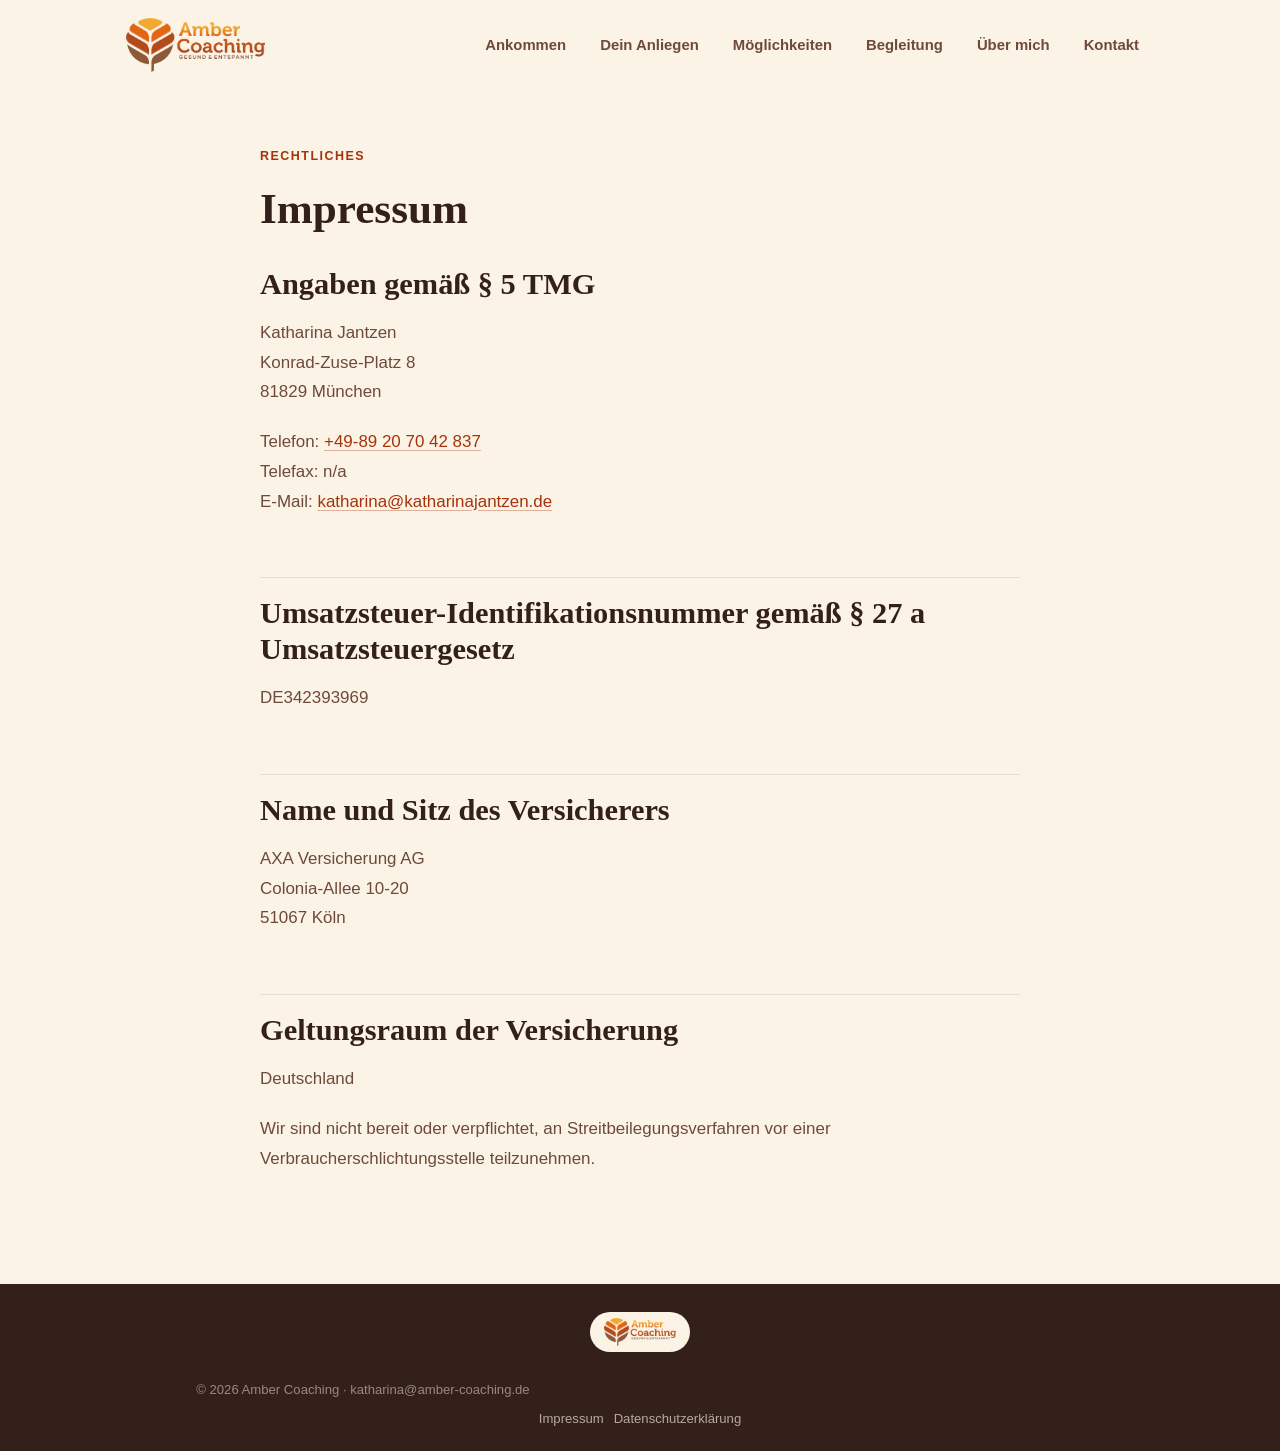
<file: amber-coaching-impressum.html>
<!DOCTYPE html>
<html lang="de">
<head>
<meta charset="UTF-8">
<meta name="viewport" content="width=device-width, initial-scale=1.0">
<title>Impressum — Amber Coaching</title>
<meta name="description" content="Impressum von Amber Coaching.">
<link rel="icon" type="image/png" href="assets/amber-coaching-icon.png">
<link rel="stylesheet" href="css/amber.css">
</head>
<body class="amber-body">

<header class="a-header" id="a-header">
  <div class="a-container a-header-inner">
    <a href="/" class="a-brand">
      <img src="assets/amber-coaching-logo.png" alt="Amber Coaching — Gesund &amp; Entspannt" class="a-brand-logo">
    </a>
    <nav class="a-nav" aria-label="Hauptnavigation">
      <a href="/#ankommen">Ankommen</a>
      <a href="/#anliegen">Dein Anliegen</a>
      <a href="/#moeglichkeiten">Möglichkeiten</a>
      <a href="/#begleitung">Begleitung</a>
      <a href="/#ueber-mich">Über mich</a>
      <a href="/#kontakt">Kontakt</a>
    </nav>
    <button class="a-nav-toggle" id="a-nav-toggle" aria-label="Menü öffnen" aria-expanded="false">
      <span></span><span></span><span></span>
    </button>
  </div>
</header>

<main>
  <section class="a-legal-hero">
    <div class="a-container">
      <div class="a-legal-hero-inner">
        <span class="a-kicker">Rechtliches</span>
        <h1>Impressum</h1>
      </div>
    </div>
  </section>

  <section class="a-legal-main">
    <div class="a-container">
      <div class="a-legal-content">
        <h2>Angaben gemäß § 5 TMG</h2>
        <p>
          Katharina Jantzen<br>
          Konrad-Zuse-Platz 8<br>
          81829 München
        </p>

        <p>
          Telefon: <a href="tel:+4989207042837">+49-89 20 70 42 837</a><br>
          Telefax: n/a<br>
          E-Mail: <a href="mailto:katharina@katharinajantzen.de">katharina@katharinajantzen.de</a>
        </p>

        <h2>Umsatzsteuer-Identifikationsnummer gemäß § 27 a Umsatzsteuergesetz</h2>
        <p>DE342393969</p>

        <h2>Name und Sitz des Versicherers</h2>
        <p>
          AXA Versicherung AG<br>
          Colonia-Allee 10-20<br>
          51067 Köln
        </p>

        <h2>Geltungsraum der Versicherung</h2>
        <p>Deutschland</p>

        <p>Wir sind nicht bereit oder verpflichtet, an Streitbeilegungsverfahren vor einer Verbraucherschlichtungsstelle teilzunehmen.</p>
      </div>
    </div>
  </section>
</main>

<footer class="a-footer">
  <div class="a-container">
    <div class="a-footer-logo-wrap">
      <img src="assets/amber-coaching-logo.png" alt="Amber Coaching — Gesund &amp; Entspannt" class="a-footer-logo">
    </div>
    <p class="a-footer-fine">© 2026 Amber Coaching · katharina@amber-coaching.de</p>
    <nav class="a-footer-legal" aria-label="Rechtliches">
      <a href="/impressum/">Impressum</a>
      <a href="/datenschutz/">Datenschutzerklärung</a>
    </nav>
  </div>
</footer>

<script src="js/amber.js"></script>
</body>
</html>
</file>
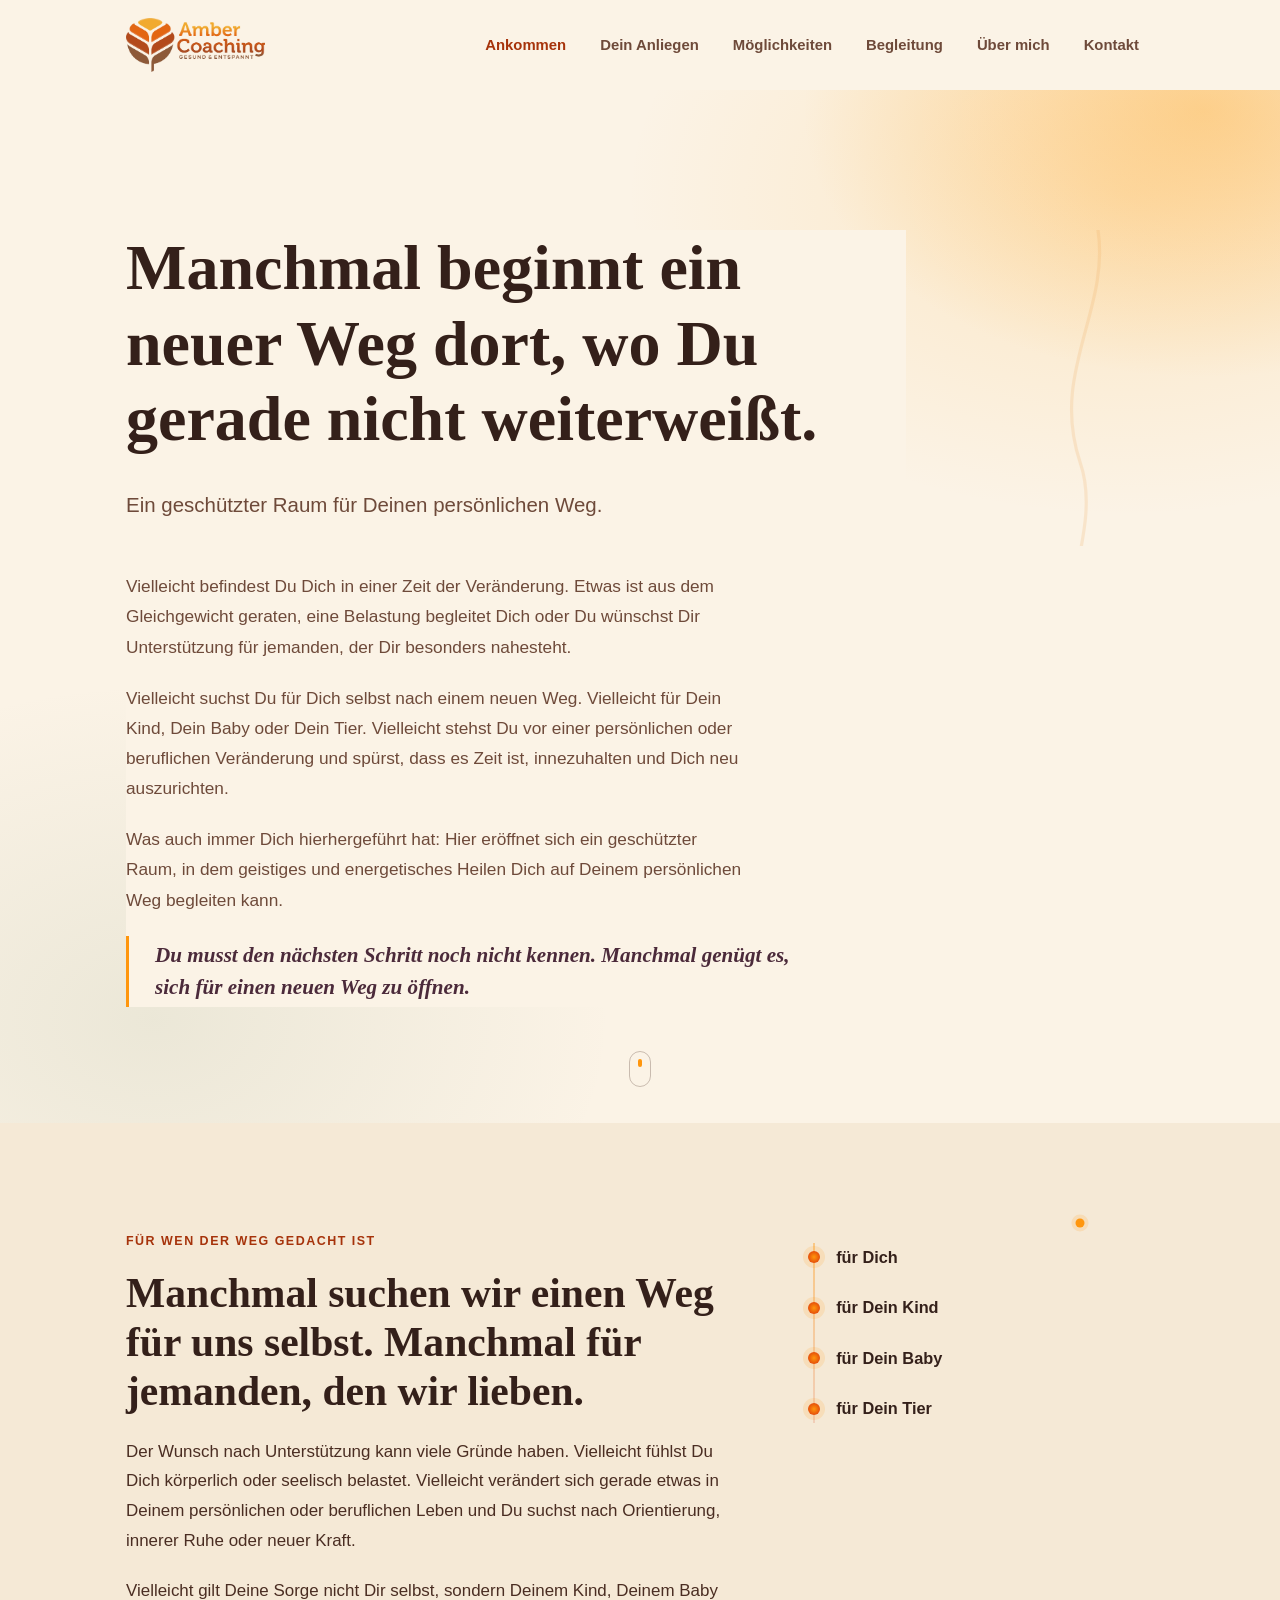
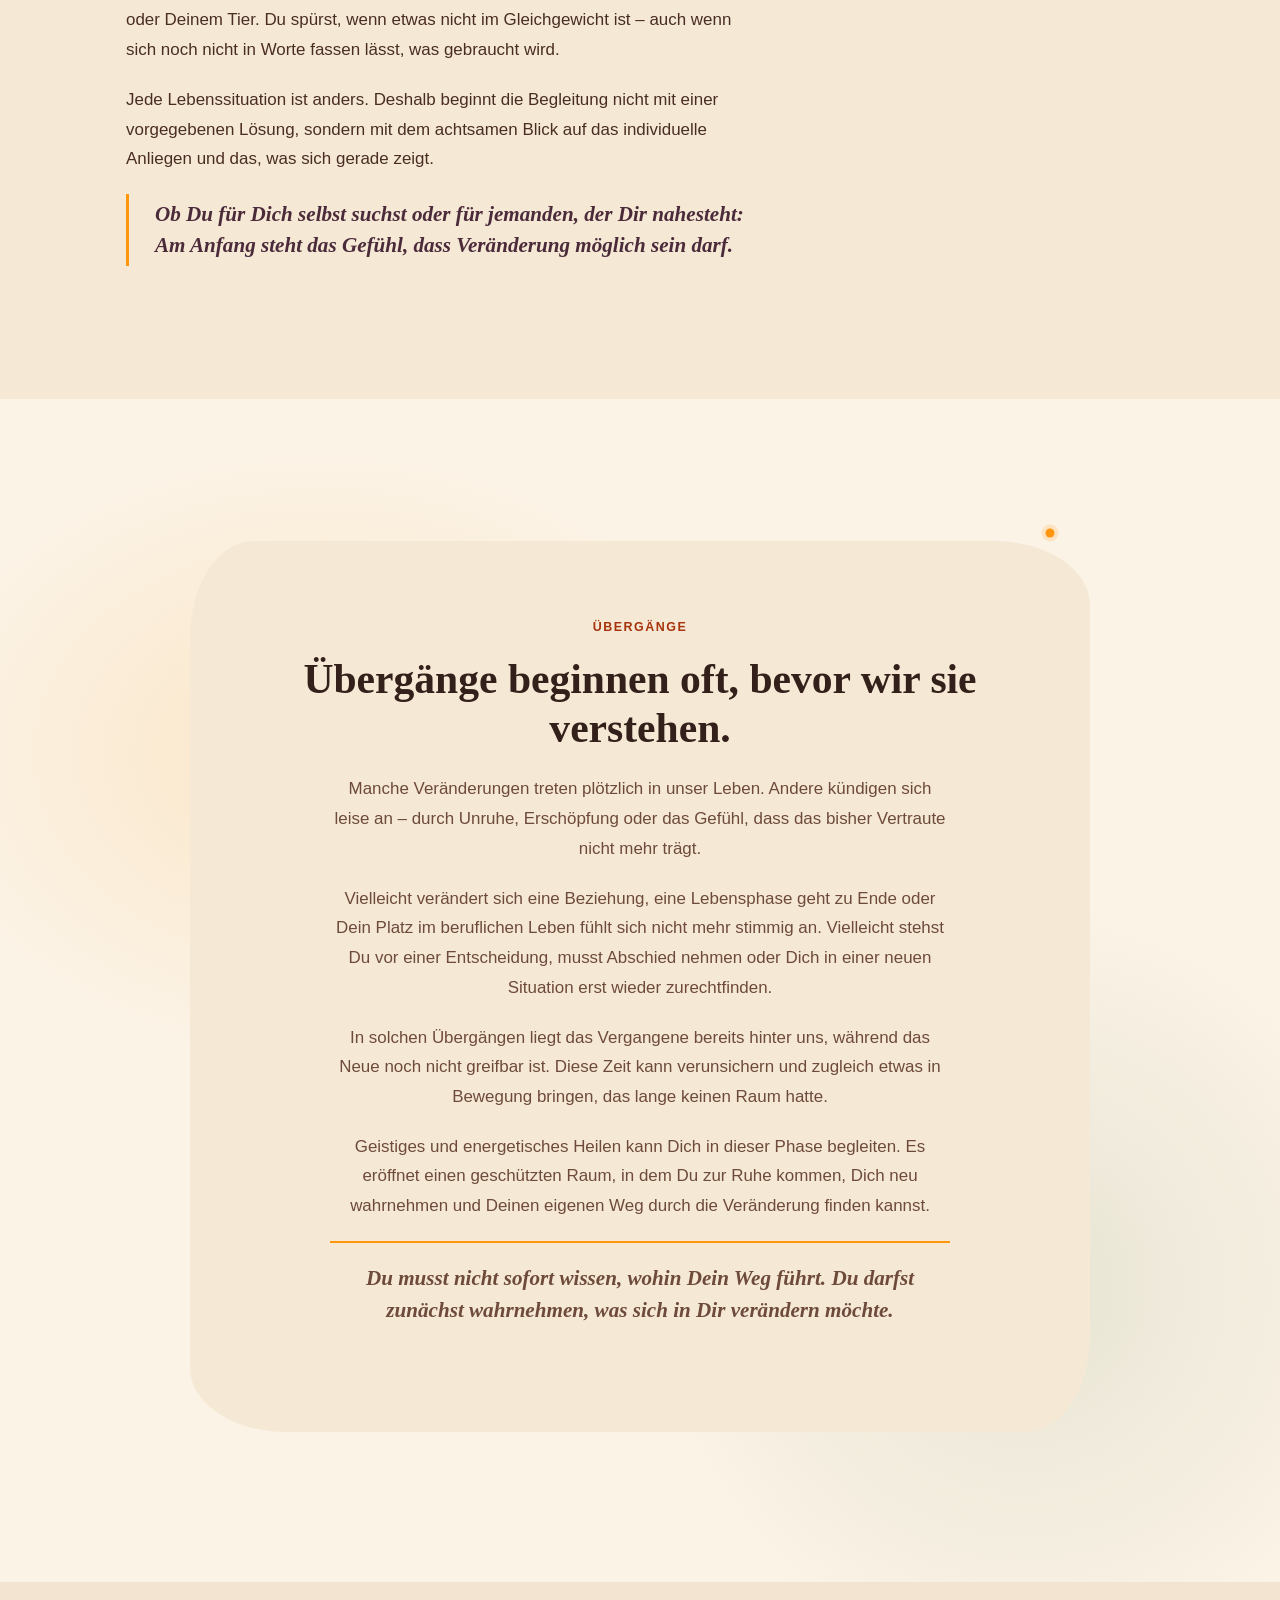
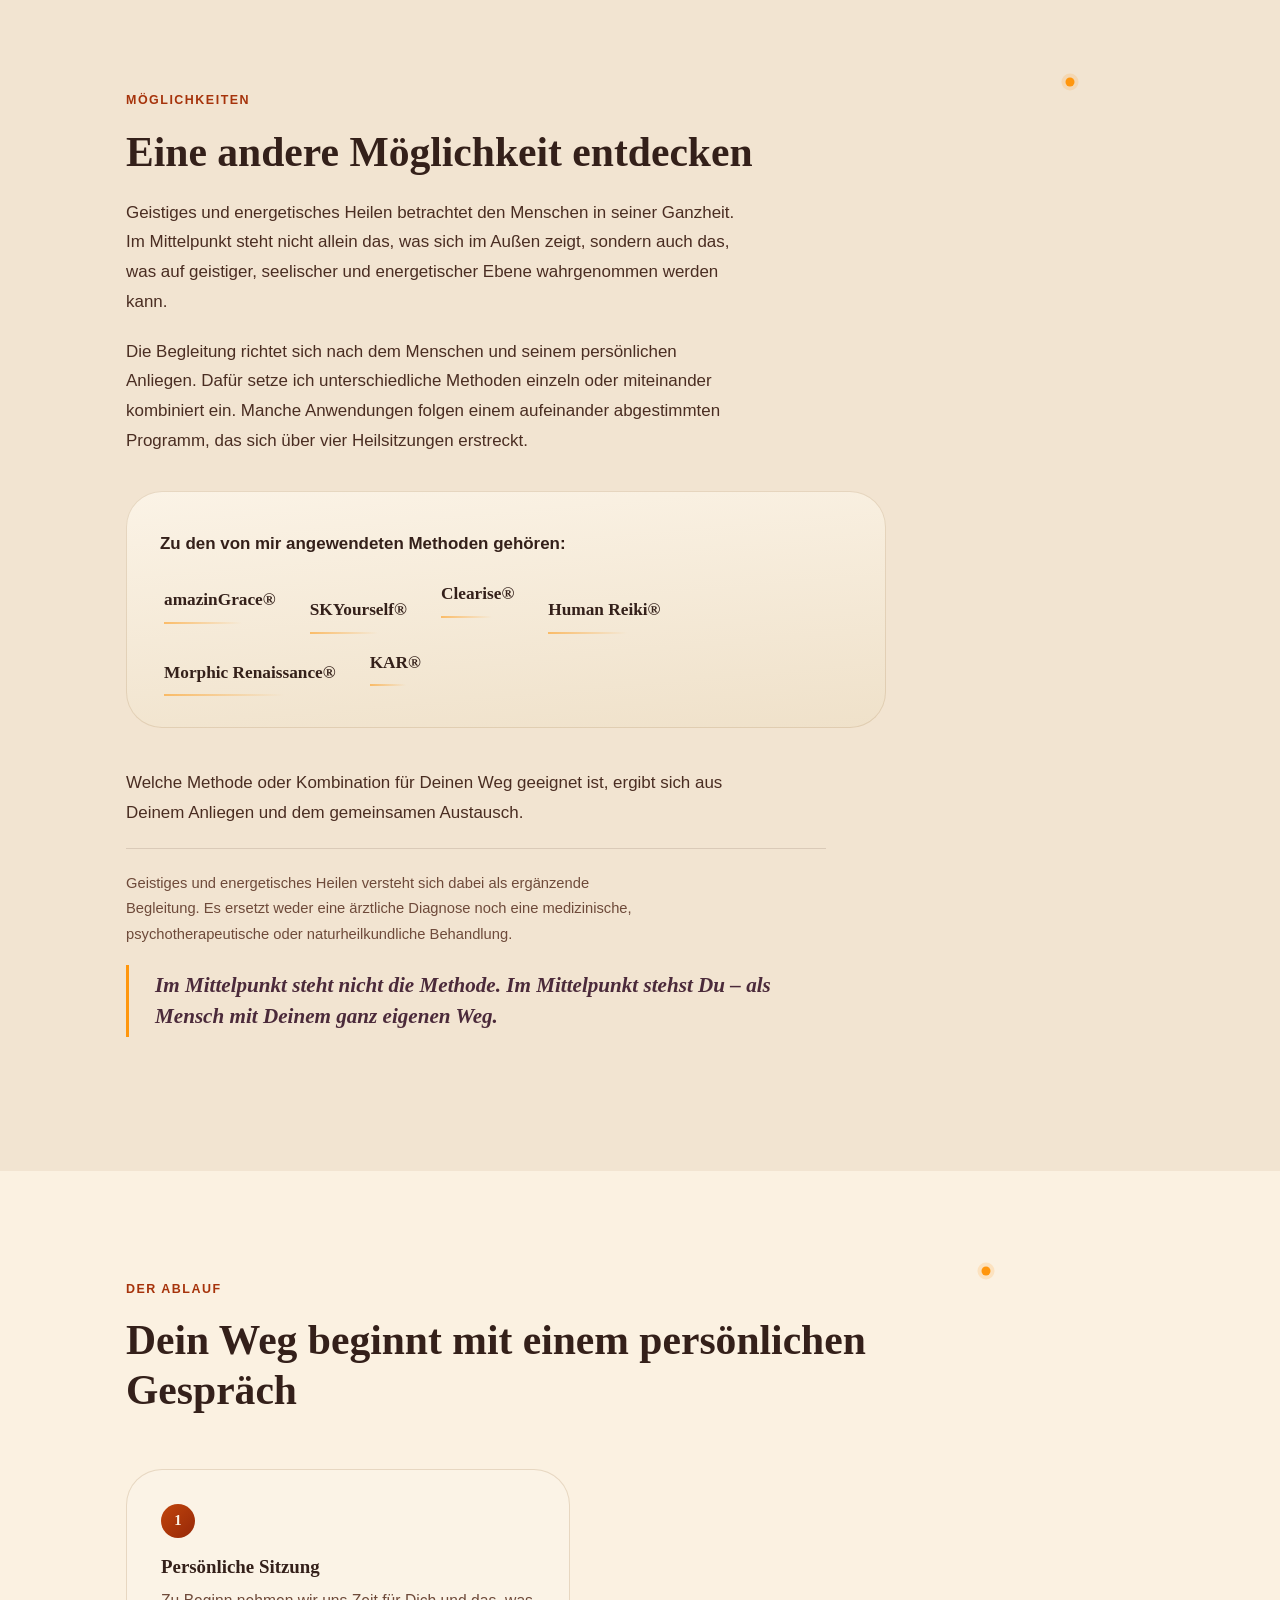
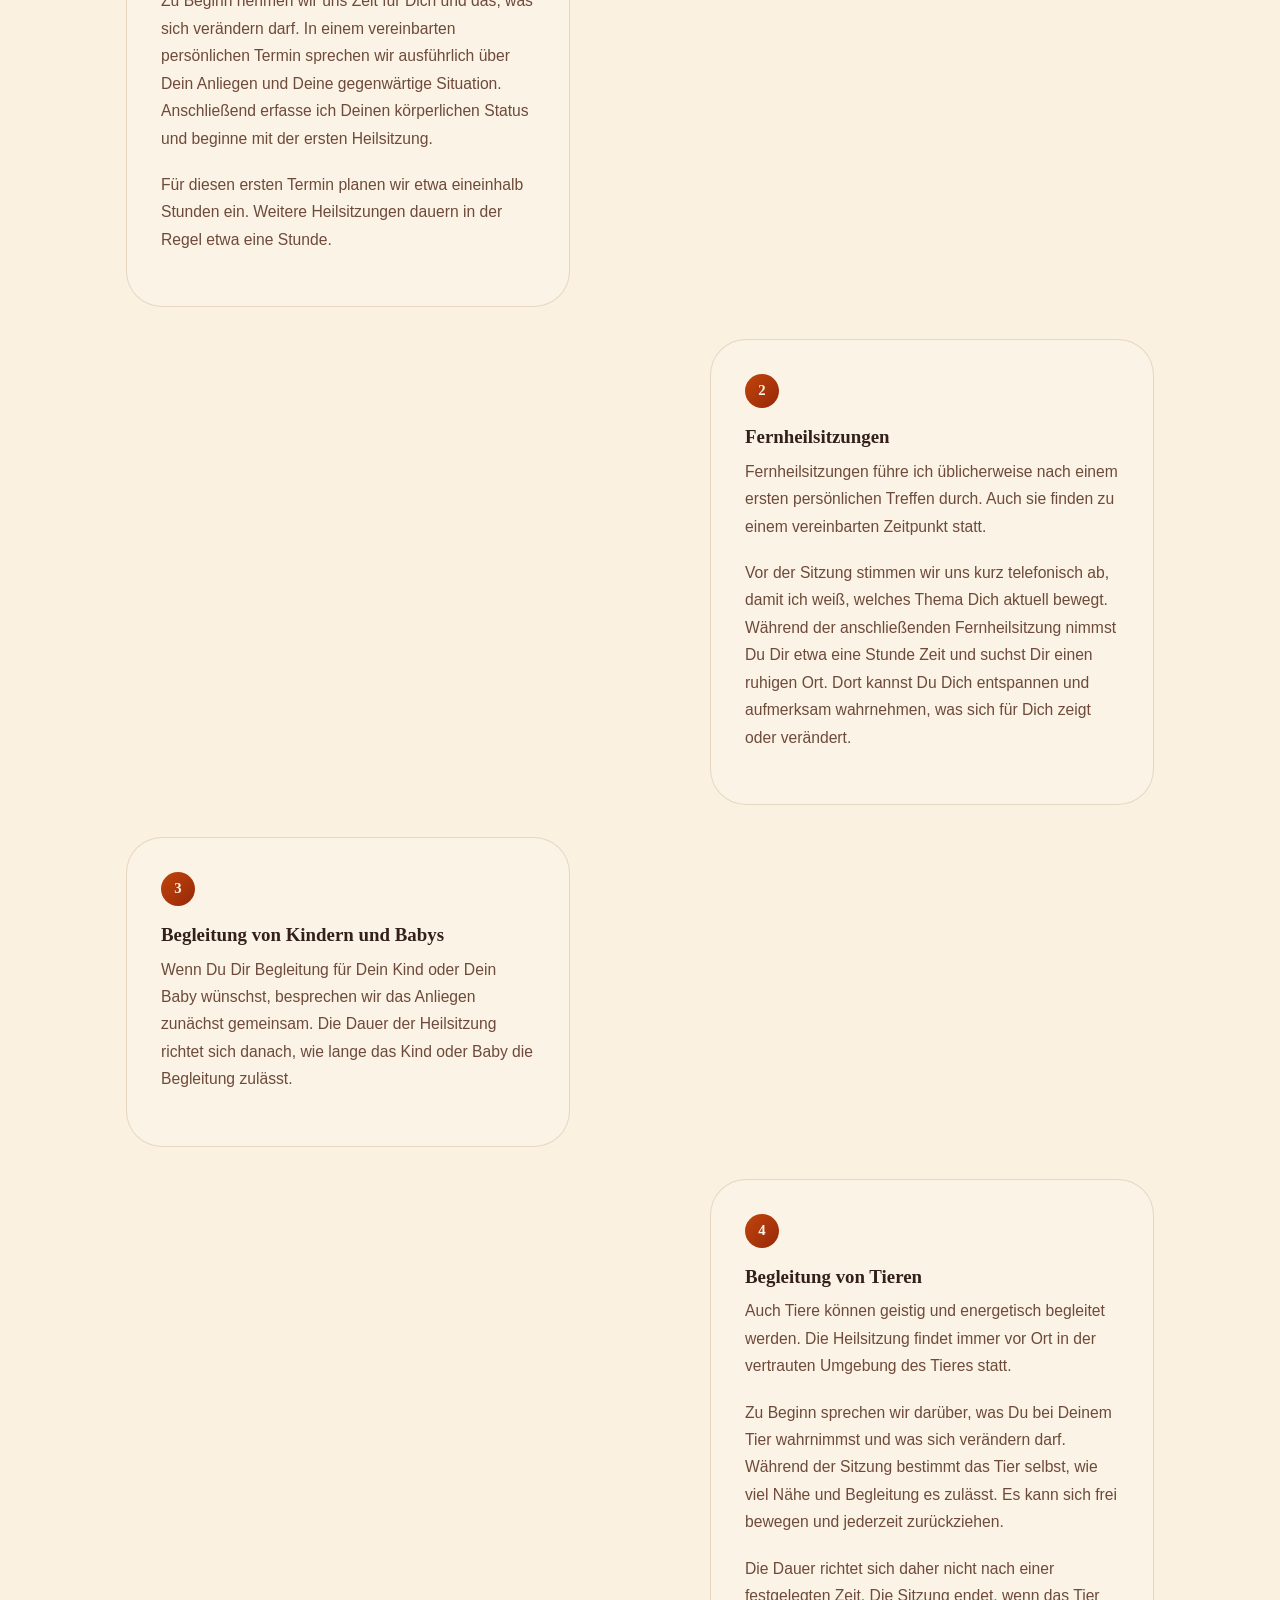
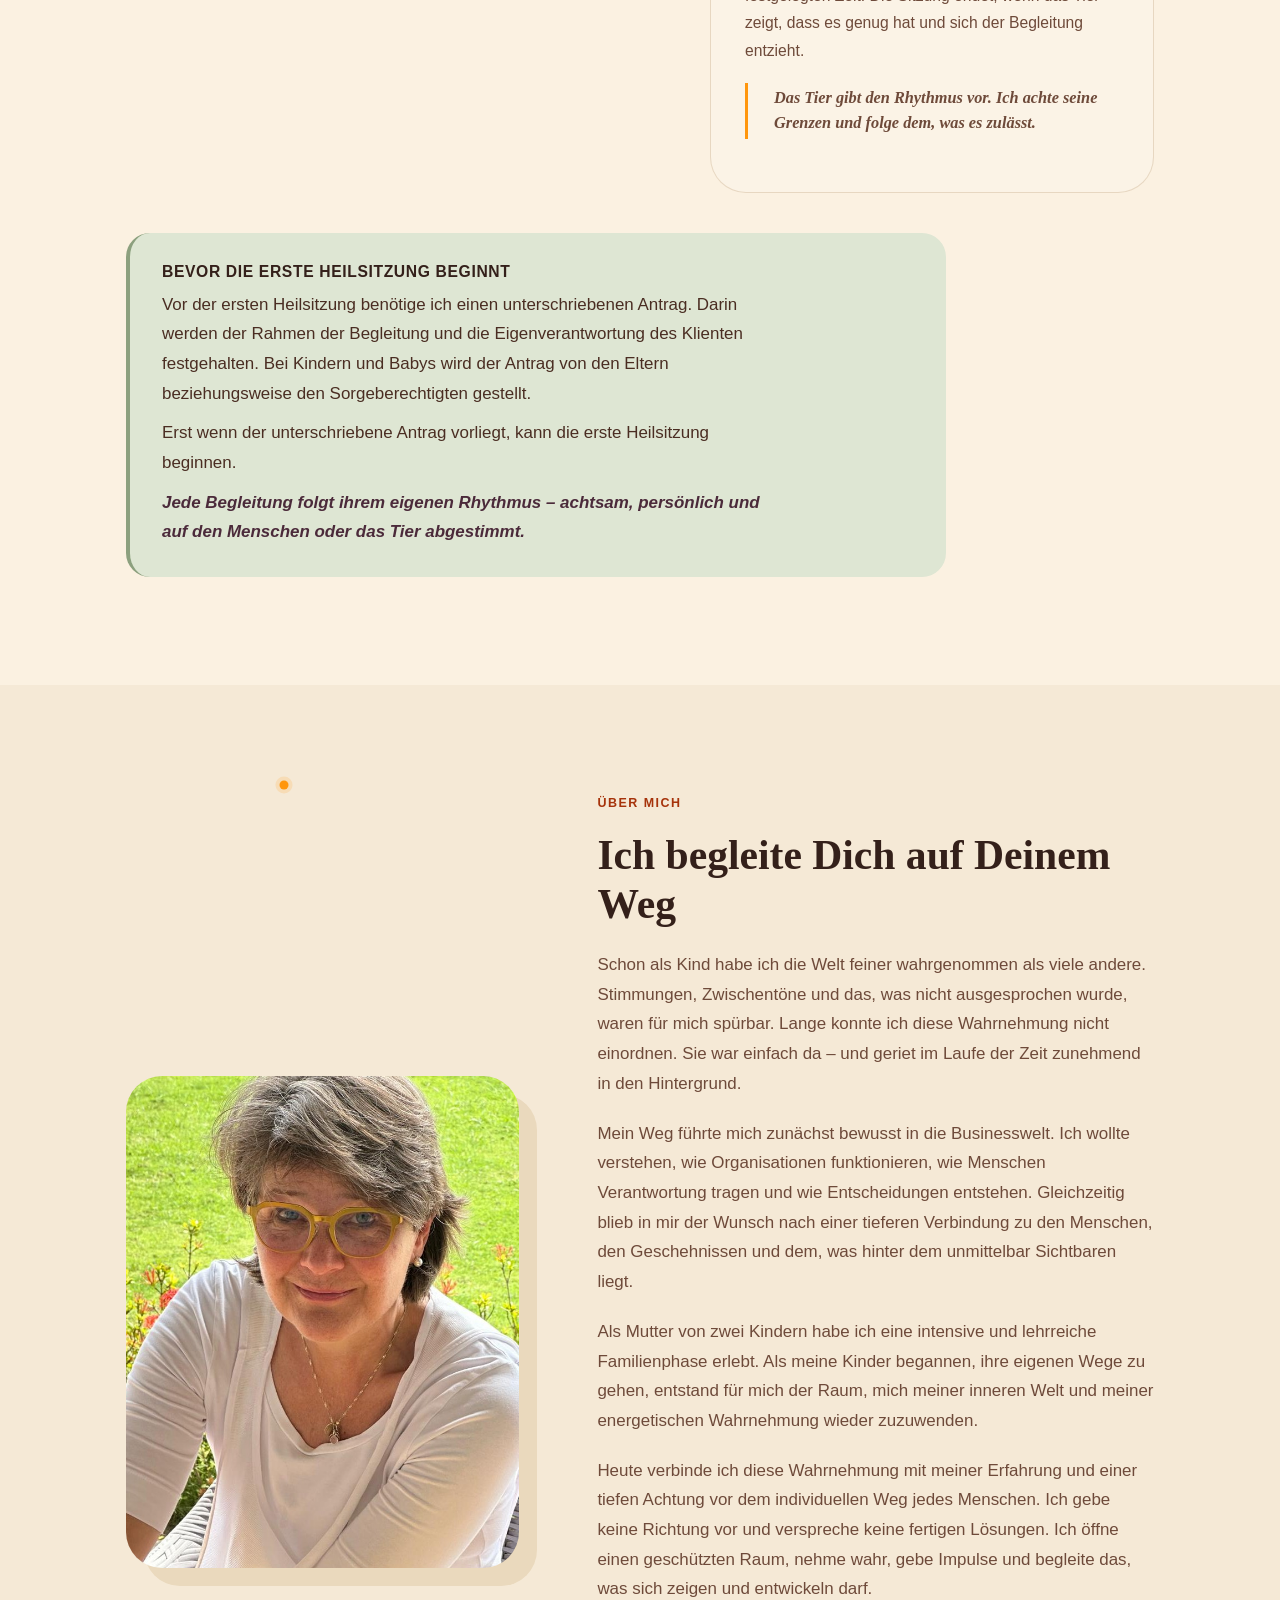
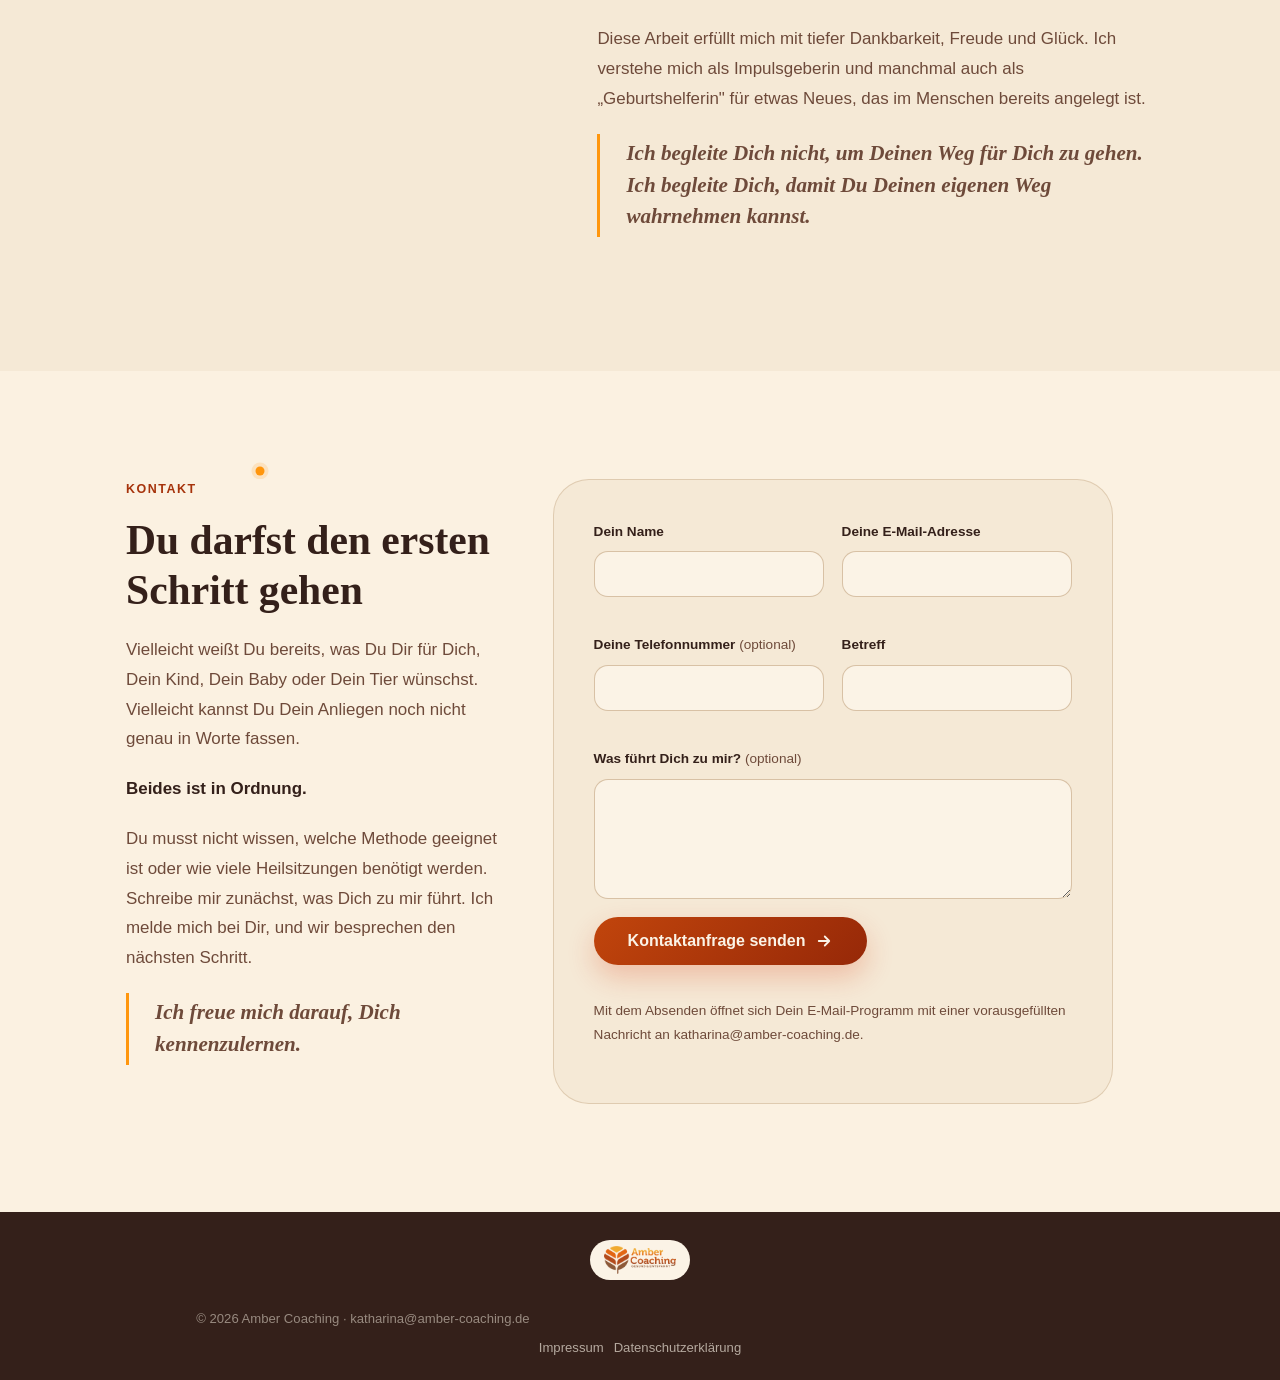
<file: amber-coaching.html>
<!DOCTYPE html>
<html lang="de">
<head>
<meta charset="UTF-8">
<meta name="viewport" content="width=device-width, initial-scale=1.0">
<title>Amber Coaching — Geistiges und energetisches Heilen</title>
<meta name="description" content="Ein geschützter Raum für Deinen Weg: geistiges und energetisches Heilen für Dich, Dein Kind, Dein Baby oder Dein Tier. Persönliche Begleitung, achtsam und individuell.">
<link rel="icon" type="image/png" href="assets/amber-coaching-icon.png">
<link rel="stylesheet" href="css/amber.css">
</head>
<body class="amber-body">

<a class="a-skip-link" href="#ankommen-content">Zum Inhalt springen</a>

<header class="a-header" id="a-header">
  <div class="a-container a-header-inner">
    <a href="#ankommen" class="a-brand">
      <img src="assets/amber-coaching-logo.png" alt="Amber Coaching — Gesund &amp; Entspannt" class="a-brand-logo">
    </a>
    <nav class="a-nav" aria-label="Hauptnavigation">
      <a href="#ankommen">Ankommen</a>
      <a href="#anliegen">Dein Anliegen</a>
      <a href="#moeglichkeiten">Möglichkeiten</a>
      <a href="#begleitung">Begleitung</a>
      <a href="#ueber-mich">Über mich</a>
      <a href="#kontakt">Kontakt</a>
    </nav>
    <button class="a-nav-toggle" id="a-nav-toggle" aria-label="Menü öffnen" aria-expanded="false">
      <span></span><span></span><span></span>
    </button>
  </div>
</header>

<main>

  <!-- 1 — Ankommen ------------------------------------------------------ -->
  <section class="a-hero" id="ankommen">
    <div class="a-hero-glow" aria-hidden="true"></div>
    <div class="a-container">
      <div class="a-thread a-thread--1 a-thread--right" aria-hidden="true">
        <svg viewBox="0 0 300 900" preserveAspectRatio="none">
          <path class="a-thread-path" pathLength="1" d="M258,0 C270,90 210,160 240,260 C265,340 205,430 235,530 C260,610 215,700 225,790 C230,840 200,870 210,900"/>
        </svg>
      </div>
      <div class="a-hero-text-col">
        <div class="a-hero-stage a-reveal" id="ankommen-content">
          <h1>Manchmal beginnt ein neuer Weg dort, wo Du gerade nicht weiterweißt.</h1>
          <p class="a-hero-lede">Ein geschützter Raum für Deinen persönlichen Weg.</p>
        </div>

        <div class="a-hero-body a-reveal">
          <p>Vielleicht befindest Du Dich in einer Zeit der Veränderung. Etwas ist aus dem Gleichgewicht geraten, eine Belastung begleitet Dich oder Du wünschst Dir Unterstützung für jemanden, der Dir besonders nahesteht.</p>
          <p>Vielleicht suchst Du für Dich selbst nach einem neuen Weg. Vielleicht für Dein Kind, Dein Baby oder Dein Tier. Vielleicht stehst Du vor einer persönlichen oder beruflichen Veränderung und spürst, dass es Zeit ist, innezuhalten und Dich neu auszurichten.</p>
          <p>Was auch immer Dich hierhergeführt hat: Hier eröffnet sich ein geschützter Raum, in dem geistiges und energetisches Heilen Dich auf Deinem persönlichen Weg begleiten kann.</p>
          <p class="a-callout-line">Du musst den nächsten Schritt noch nicht kennen. Manchmal genügt es, sich für einen neuen Weg zu öffnen.</p>
        </div>
      </div>
    </div>
    <div class="a-scroll-hint" aria-hidden="true"><span></span></div>
  </section>

  <!-- 2 — Dein Anliegen -------------------------------------------------- -->
  <section class="a-section a-section-alt" id="anliegen">
    <div class="a-container">
      <div class="a-thread a-thread--2 a-thread--right" aria-hidden="true">
        <svg viewBox="0 0 300 400" preserveAspectRatio="none">
          <path class="a-thread-path" pathLength="1" d="M240,0 C200,50 90,110 170,170 C230,220 80,280 160,340 C210,370 120,385 150,400"/>
        </svg>
        <div class="a-waypoint" style="--wp-x:80%"></div>
      </div>
      <div class="a-anliegen-grid">
        <div class="a-reveal a-panel">
          <span class="a-kicker">Für wen der Weg gedacht ist</span>
          <h2>Manchmal suchen wir einen Weg für uns selbst. Manchmal für jemanden, den wir lieben.</h2>
          <p>Der Wunsch nach Unterstützung kann viele Gründe haben. Vielleicht fühlst Du Dich körperlich oder seelisch belastet. Vielleicht verändert sich gerade etwas in Deinem persönlichen oder beruflichen Leben und Du suchst nach Orientierung, innerer Ruhe oder neuer Kraft.</p>
          <p>Vielleicht gilt Deine Sorge nicht Dir selbst, sondern Deinem Kind, Deinem Baby oder Deinem Tier. Du spürst, wenn etwas nicht im Gleichgewicht ist – auch wenn sich noch nicht in Worte fassen lässt, was gebraucht wird.</p>
          <p>Jede Lebenssituation ist anders. Deshalb beginnt die Begleitung nicht mit einer vorgegebenen Lösung, sondern mit dem achtsamen Blick auf das individuelle Anliegen und das, was sich gerade zeigt.</p>
          <p class="a-callout-line">Ob Du für Dich selbst suchst oder für jemanden, der Dir nahesteht: Am Anfang steht das Gefühl, dass Veränderung möglich sein darf.</p>
        </div>

        <div class="a-tags-col a-reveal-stagger" role="list" aria-label="Für wen die Begleitung gedacht ist">
          <span class="a-tag a-reveal" role="listitem" style="--i:0">für Dich</span>
          <span class="a-tag a-reveal" role="listitem" style="--i:1">für Dein Kind</span>
          <span class="a-tag a-reveal" role="listitem" style="--i:2">für Dein Baby</span>
          <span class="a-tag a-reveal" role="listitem" style="--i:3">für Dein Tier</span>
        </div>
      </div>
    </div>
  </section>

  <!-- 3 — Übergänge (transitional, no nav anchor) ------------------------ -->
  <section class="a-transition" id="uebergaenge">
    <div class="a-transition-bg" aria-hidden="true"></div>
    <div class="a-container">
      <div class="a-thread a-thread--3 a-thread--right" aria-hidden="true">
        <svg viewBox="0 0 300 400" preserveAspectRatio="none">
          <path class="a-thread-path" pathLength="1" d="M210,0 C240,45 110,100 180,160 C250,215 100,270 170,330 C210,360 150,385 170,400"/>
        </svg>
        <div class="a-waypoint" style="--wp-x:70%"></div>
      </div>
      <div class="a-clearing a-reveal">
        <span class="a-kicker">Übergänge</span>
        <h2>Übergänge beginnen oft, bevor wir sie verstehen.</h2>
        <p>Manche Veränderungen treten plötzlich in unser Leben. Andere kündigen sich leise an – durch Unruhe, Erschöpfung oder das Gefühl, dass das bisher Vertraute nicht mehr trägt.</p>
        <p>Vielleicht verändert sich eine Beziehung, eine Lebensphase geht zu Ende oder Dein Platz im beruflichen Leben fühlt sich nicht mehr stimmig an. Vielleicht stehst Du vor einer Entscheidung, musst Abschied nehmen oder Dich in einer neuen Situation erst wieder zurechtfinden.</p>
        <p>In solchen Übergängen liegt das Vergangene bereits hinter uns, während das Neue noch nicht greifbar ist. Diese Zeit kann verunsichern und zugleich etwas in Bewegung bringen, das lange keinen Raum hatte.</p>
        <p>Geistiges und energetisches Heilen kann Dich in dieser Phase begleiten. Es eröffnet einen geschützten Raum, in dem Du zur Ruhe kommen, Dich neu wahrnehmen und Deinen eigenen Weg durch die Veränderung finden kannst.</p>
        <p class="a-callout-line">Du musst nicht sofort wissen, wohin Dein Weg führt. Du darfst zunächst wahrnehmen, was sich in Dir verändern möchte.</p>
      </div>
    </div>
  </section>

  <!-- 4 — Möglichkeiten / Geistiges und energetisches Heilen ------------- -->
  <section class="a-section a-section-alt" id="moeglichkeiten">
    <div class="a-container">
      <div class="a-thread a-thread--4 a-thread--right" aria-hidden="true">
        <svg viewBox="0 0 300 400" preserveAspectRatio="none">
          <path class="a-thread-path" pathLength="1" d="M230,0 C275,50 110,110 200,170 C285,220 100,280 190,340 C265,370 150,385 190,400"/>
        </svg>
        <div class="a-waypoint" style="--wp-x:76.7%"></div>
      </div>
      <div class="a-reveal a-panel" style="max-width:760px;">
        <span class="a-kicker">Möglichkeiten</span>
        <h2>Eine andere Möglichkeit entdecken</h2>
        <p>Geistiges und energetisches Heilen betrachtet den Menschen in seiner Ganzheit. Im Mittelpunkt steht nicht allein das, was sich im Außen zeigt, sondern auch das, was auf geistiger, seelischer und energetischer Ebene wahrgenommen werden kann.</p>
        <p>Die Begleitung richtet sich nach dem Menschen und seinem persönlichen Anliegen. Dafür setze ich unterschiedliche Methoden einzeln oder miteinander kombiniert ein. Manche Anwendungen folgen einem aufeinander abgestimmten Programm, das sich über vier Heilsitzungen erstreckt.</p>

        <div class="a-methods-wrap">
          <p style="margin-bottom:1.2em; font-weight:600; color:var(--brown-deep);">Zu den von mir angewendeten Methoden gehören:</p>
          <ul class="a-methods" aria-label="Angewendete Methoden">
            <li class="a-method">amazinGrace®</li>
            <li class="a-method">SKYourself®</li>
            <li class="a-method">Clearise®</li>
            <li class="a-method">Human Reiki®</li>
            <li class="a-method">Morphic Renaissance®</li>
            <li class="a-method">KAR®</li>
          </ul>
        </div>

        <p>Welche Methode oder Kombination für Deinen Weg geeignet ist, ergibt sich aus Deinem Anliegen und dem gemeinsamen Austausch.</p>

        <div class="a-disclaimer">
          <p>Geistiges und energetisches Heilen versteht sich dabei als ergänzende Begleitung. Es ersetzt weder eine ärztliche Diagnose noch eine medizinische, psychotherapeutische oder naturheilkundliche Behandlung.</p>
        </div>
        <p class="a-callout-line">Im Mittelpunkt steht nicht die Methode. Im Mittelpunkt stehst Du – als Mensch mit Deinem ganz eigenen Weg.</p>
      </div>
    </div>
  </section>

  <!-- 5 — Begleitung / Der Ablauf ----------------------------------------- -->
  <section class="a-section" id="begleitung">
    <div class="a-container">
      <div class="a-thread a-thread--5 a-thread--weave" aria-hidden="true">
        <svg viewBox="0 0 100 1000" preserveAspectRatio="none">
          <path class="a-thread-path" pathLength="1" d="M82,0 C79,80 77,160 78,220 C79,260 28,270 24,320 C20,370 20,430 21,480 C22,520 77,535 79,580 C81,610 79,635 77,660 C75,695 23,715 19,760 C15,800 15,850 17,880 C18,920 16,960 17,1000"/>
        </svg>
        <div class="a-waypoint"></div>
      </div>
      <div class="a-reveal a-panel" style="max-width:740px;">
        <span class="a-kicker">Der Ablauf</span>
        <h2>Dein Weg beginnt mit einem persönlichen Gespräch</h2>
      </div>

      <div class="a-stations a-reveal-stagger">
        <article class="a-station a-reveal" style="--i:0">
          <span class="a-station-num">1</span>
          <h3>Persönliche Sitzung</h3>
          <p>Zu Beginn nehmen wir uns Zeit für Dich und das, was sich verändern darf. In einem vereinbarten persönlichen Termin sprechen wir ausführlich über Dein Anliegen und Deine gegenwärtige Situation. Anschließend erfasse ich Deinen körperlichen Status und beginne mit der ersten Heilsitzung.</p>
          <p>Für diesen ersten Termin planen wir etwa eineinhalb Stunden ein. Weitere Heilsitzungen dauern in der Regel etwa eine Stunde.</p>
        </article>

        <article class="a-station a-reveal" style="--i:1">
          <span class="a-station-num">2</span>
          <h3>Fernheilsitzungen</h3>
          <p>Fernheilsitzungen führe ich üblicherweise nach einem ersten persönlichen Treffen durch. Auch sie finden zu einem vereinbarten Zeitpunkt statt.</p>
          <p>Vor der Sitzung stimmen wir uns kurz telefonisch ab, damit ich weiß, welches Thema Dich aktuell bewegt. Während der anschließenden Fernheilsitzung nimmst Du Dir etwa eine Stunde Zeit und suchst Dir einen ruhigen Ort. Dort kannst Du Dich entspannen und aufmerksam wahrnehmen, was sich für Dich zeigt oder verändert.</p>
        </article>

        <article class="a-station a-reveal" style="--i:2">
          <span class="a-station-num">3</span>
          <h3>Begleitung von Kindern und Babys</h3>
          <p>Wenn Du Dir Begleitung für Dein Kind oder Dein Baby wünschst, besprechen wir das Anliegen zunächst gemeinsam. Die Dauer der Heilsitzung richtet sich danach, wie lange das Kind oder Baby die Begleitung zulässt.</p>
        </article>

        <article class="a-station a-reveal" style="--i:3">
          <span class="a-station-num">4</span>
          <h3>Begleitung von Tieren</h3>
          <p>Auch Tiere können geistig und energetisch begleitet werden. Die Heilsitzung findet immer vor Ort in der vertrauten Umgebung des Tieres statt.</p>
          <p>Zu Beginn sprechen wir darüber, was Du bei Deinem Tier wahrnimmst und was sich verändern darf. Während der Sitzung bestimmt das Tier selbst, wie viel Nähe und Begleitung es zulässt. Es kann sich frei bewegen und jederzeit zurückziehen.</p>
          <p>Die Dauer richtet sich daher nicht nach einer festgelegten Zeit. Die Sitzung endet, wenn das Tier zeigt, dass es genug hat und sich der Begleitung entzieht.</p>
          <p class="a-callout-line">Das Tier gibt den Rhythmus vor. Ich achte seine Grenzen und folge dem, was es zulässt.</p>
        </article>
      </div>

      <div class="a-requirement a-reveal">
        <h4 style="margin:0 0 0.5em; font-family:var(--font-body); font-size:0.98rem; text-transform:uppercase; letter-spacing:0.04em; color:var(--brown-deep);">Bevor die erste Heilsitzung beginnt</h4>
        <p>Vor der ersten Heilsitzung benötige ich einen unterschriebenen Antrag. Darin werden der Rahmen der Begleitung und die Eigenverantwortung des Klienten festgehalten. Bei Kindern und Babys wird der Antrag von den Eltern beziehungsweise den Sorgeberechtigten gestellt.</p>
        <p>Erst wenn der unterschriebene Antrag vorliegt, kann die erste Heilsitzung beginnen.</p>
        <p style="font-weight:600; font-style:italic; color:var(--aubergine);">Jede Begleitung folgt ihrem eigenen Rhythmus – achtsam, persönlich und auf den Menschen oder das Tier abgestimmt.</p>
      </div>
    </div>
  </section>

  <!-- 6 — Über mich -------------------------------------------------------- -->
  <section class="a-section a-section-alt" id="ueber-mich">
    <div class="a-container">
      <div class="a-thread a-thread--6 a-thread--left" aria-hidden="true">
        <svg viewBox="0 0 300 400" preserveAspectRatio="none">
          <path class="a-thread-path" pathLength="1" d="M144,0 C90,50 200,110 120,170 C40,220 190,280 110,340 C50,370 150,385 120,400"/>
        </svg>
        <div class="a-waypoint" style="--wp-x:48%"></div>
      </div>
      <div class="a-about">
        <div class="a-about-photo a-reveal">
          <div class="a-about-frame">
            <img src="assets/katharina-amber-portrait.jpg" alt="Portrait von Katharina">
          </div>
        </div>
        <div class="a-about-text a-reveal">
          <span class="a-kicker">Über mich</span>
          <h2>Ich begleite Dich auf Deinem Weg</h2>
          <p>Schon als Kind habe ich die Welt feiner wahrgenommen als viele andere. Stimmungen, Zwischentöne und das, was nicht ausgesprochen wurde, waren für mich spürbar. Lange konnte ich diese Wahrnehmung nicht einordnen. Sie war einfach da – und geriet im Laufe der Zeit zunehmend in den Hintergrund.</p>
          <p>Mein Weg führte mich zunächst bewusst in die Businesswelt. Ich wollte verstehen, wie Organisationen funktionieren, wie Menschen Verantwortung tragen und wie Entscheidungen entstehen. Gleichzeitig blieb in mir der Wunsch nach einer tieferen Verbindung zu den Menschen, den Geschehnissen und dem, was hinter dem unmittelbar Sichtbaren liegt.</p>
          <p>Als Mutter von zwei Kindern habe ich eine intensive und lehrreiche Familienphase erlebt. Als meine Kinder begannen, ihre eigenen Wege zu gehen, entstand für mich der Raum, mich meiner inneren Welt und meiner energetischen Wahrnehmung wieder zuzuwenden.</p>
          <p>Heute verbinde ich diese Wahrnehmung mit meiner Erfahrung und einer tiefen Achtung vor dem individuellen Weg jedes Menschen. Ich gebe keine Richtung vor und verspreche keine fertigen Lösungen. Ich öffne einen geschützten Raum, nehme wahr, gebe Impulse und begleite das, was sich zeigen und entwickeln darf.</p>
          <p>Diese Arbeit erfüllt mich mit tiefer Dankbarkeit, Freude und Glück. Ich verstehe mich als Impulsgeberin und manchmal auch als „Geburtshelferin" für etwas Neues, das im Menschen bereits angelegt ist.</p>
          <p class="a-callout-line">Ich begleite Dich nicht, um Deinen Weg für Dich zu gehen. Ich begleite Dich, damit Du Deinen eigenen Weg wahrnehmen kannst.</p>
        </div>
      </div>
    </div>
  </section>

  <!-- 7 — Kontakt ------------------------------------------------------- -->
  <section class="a-section" id="kontakt">
    <div class="a-container">
      <div class="a-thread a-thread--7 a-thread--left" aria-hidden="true">
        <svg viewBox="0 0 300 500" preserveAspectRatio="none">
          <path class="a-thread-path" pathLength="1" d="M120,0 C150,60 60,130 100,200 C140,260 40,330 90,400 C120,440 70,470 90,500"/>
        </svg>
        <div class="a-waypoint" style="--wp-x:40%"></div>
      </div>
      <div class="a-contact-wrap">
        <div class="a-contact-intro a-reveal">
          <span class="a-kicker">Kontakt</span>
          <h2>Du darfst den ersten Schritt gehen</h2>
          <p>Vielleicht weißt Du bereits, was Du Dir für Dich, Dein Kind, Dein Baby oder Dein Tier wünschst. Vielleicht kannst Du Dein Anliegen noch nicht genau in Worte fassen.</p>
          <p style="font-weight:600; color:var(--brown-deep);">Beides ist in Ordnung.</p>
          <p>Du musst nicht wissen, welche Methode geeignet ist oder wie viele Heilsitzungen benötigt werden. Schreibe mir zunächst, was Dich zu mir führt. Ich melde mich bei Dir, und wir besprechen den nächsten Schritt.</p>
          <p class="a-callout-line">Ich freue mich darauf, Dich kennenzulernen.</p>
        </div>

        <div class="a-reveal">
          <form class="a-form" id="a-contact-form" novalidate>
            <div class="a-form-grid">
              <div class="a-field">
                <label for="a-name">Dein Name</label>
                <input type="text" id="a-name" name="name" autocomplete="name" required>
              </div>
              <div class="a-field">
                <label for="a-email">Deine E-Mail-Adresse</label>
                <input type="email" id="a-email" name="email" autocomplete="email" required>
              </div>
              <div class="a-field">
                <label for="a-phone">Deine Telefonnummer <span class="a-opt">(optional)</span></label>
                <input type="tel" id="a-phone" name="phone" autocomplete="tel">
              </div>
              <div class="a-field">
                <label for="a-subject">Betreff</label>
                <input type="text" id="a-subject" name="subject">
              </div>
              <div class="a-field full">
                <label for="a-message">Was führt Dich zu mir? <span class="a-opt">(optional)</span></label>
                <textarea id="a-message" name="message"></textarea>
              </div>
            </div>
            <button type="submit" class="a-btn">
              Kontaktanfrage senden
              <svg viewBox="0 0 24 24" fill="none" stroke="currentColor" stroke-width="2.4" stroke-linecap="round" stroke-linejoin="round"><path d="M5 12h14M13 6l6 6-6 6"/></svg>
            </button>
            <p class="a-form-status" id="a-form-status" role="status" aria-live="polite"></p>
            <p class="a-form-note">Mit dem Absenden öffnet sich Dein E-Mail-Programm mit einer vorausgefüllten Nachricht an katharina@amber-coaching.de.</p>
          </form>
        </div>
      </div>
    </div>
  </section>

</main>

<footer class="a-footer">
  <div class="a-container">
    <div class="a-footer-logo-wrap">
      <img src="assets/amber-coaching-logo.png" alt="Amber Coaching — Gesund &amp; Entspannt" class="a-footer-logo">
    </div>
    <p class="a-footer-fine">© 2026 Amber Coaching · katharina@amber-coaching.de</p>
    <nav class="a-footer-legal" aria-label="Rechtliches">
      <a href="/impressum/">Impressum</a>
      <a href="/datenschutz/">Datenschutzerklärung</a>
    </nav>
  </div>
</footer>

<script src="js/amber.js"></script>
</body>
</html>
</file>
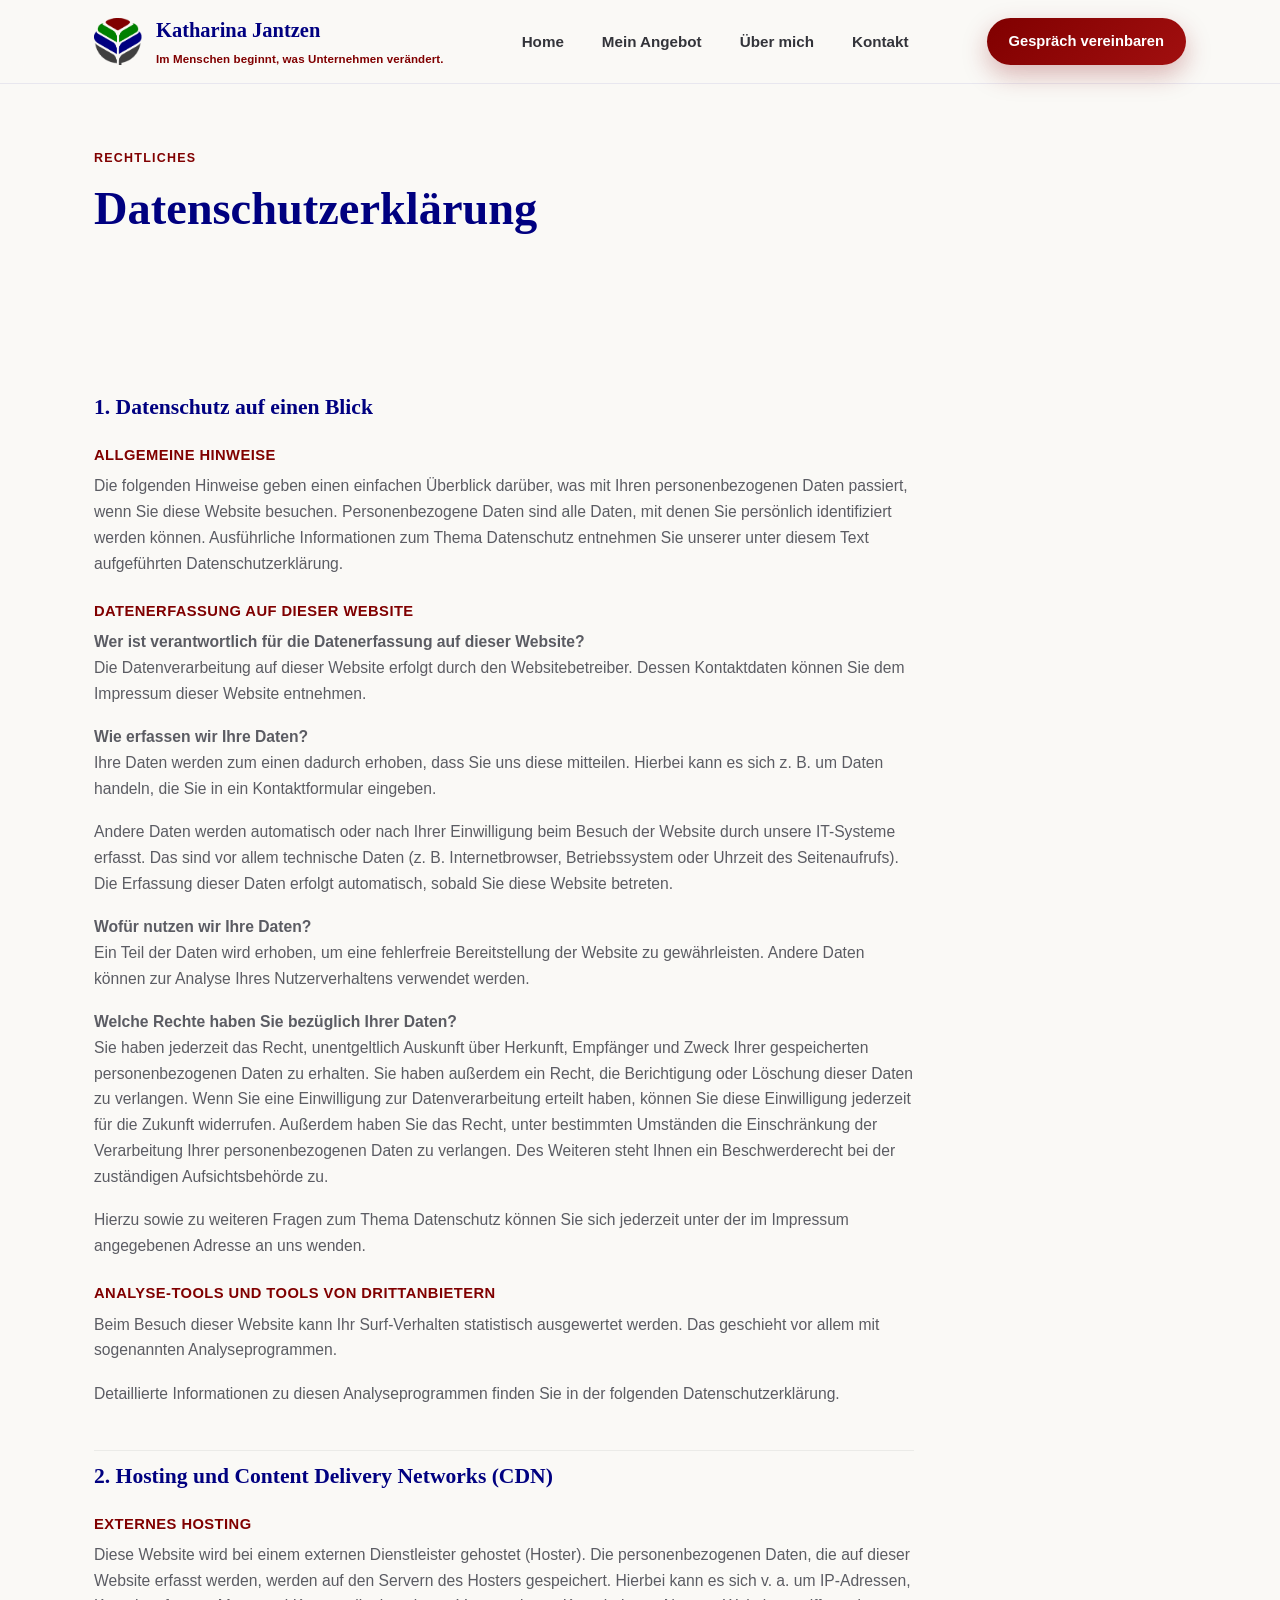
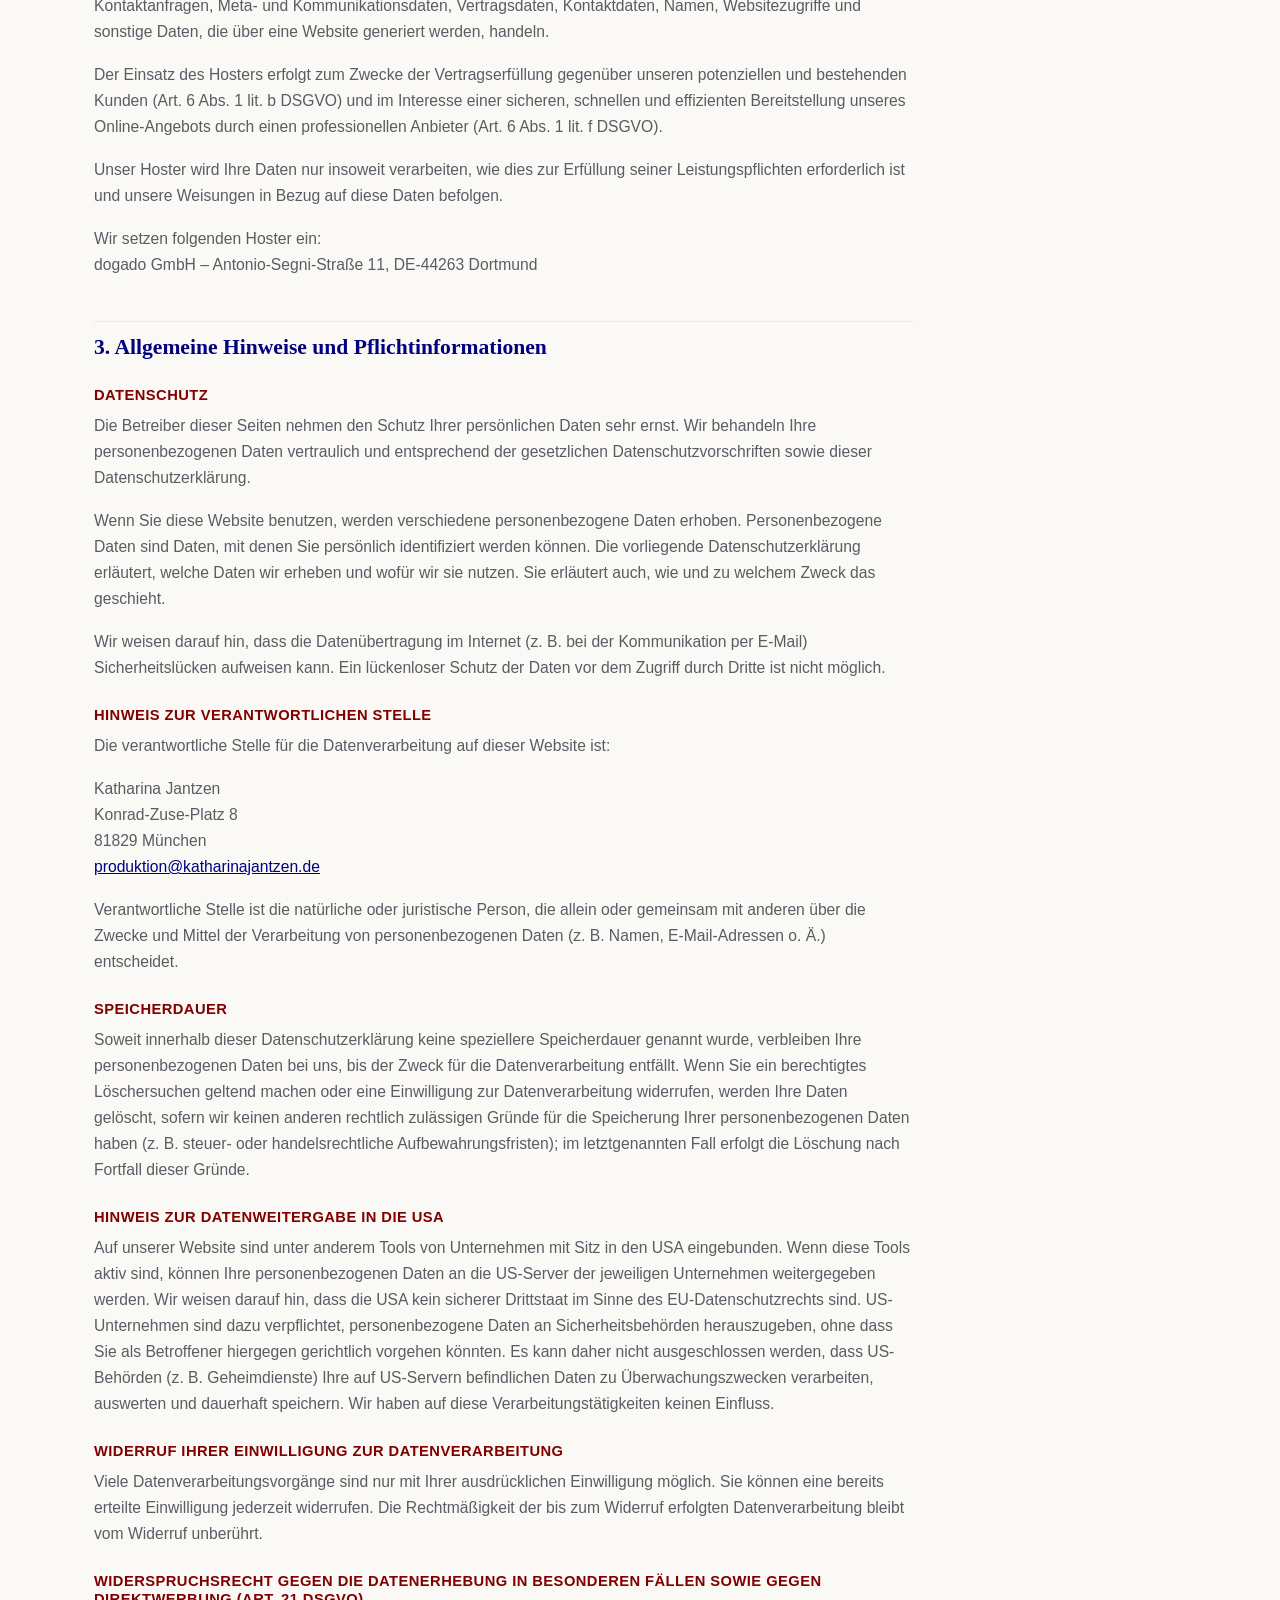
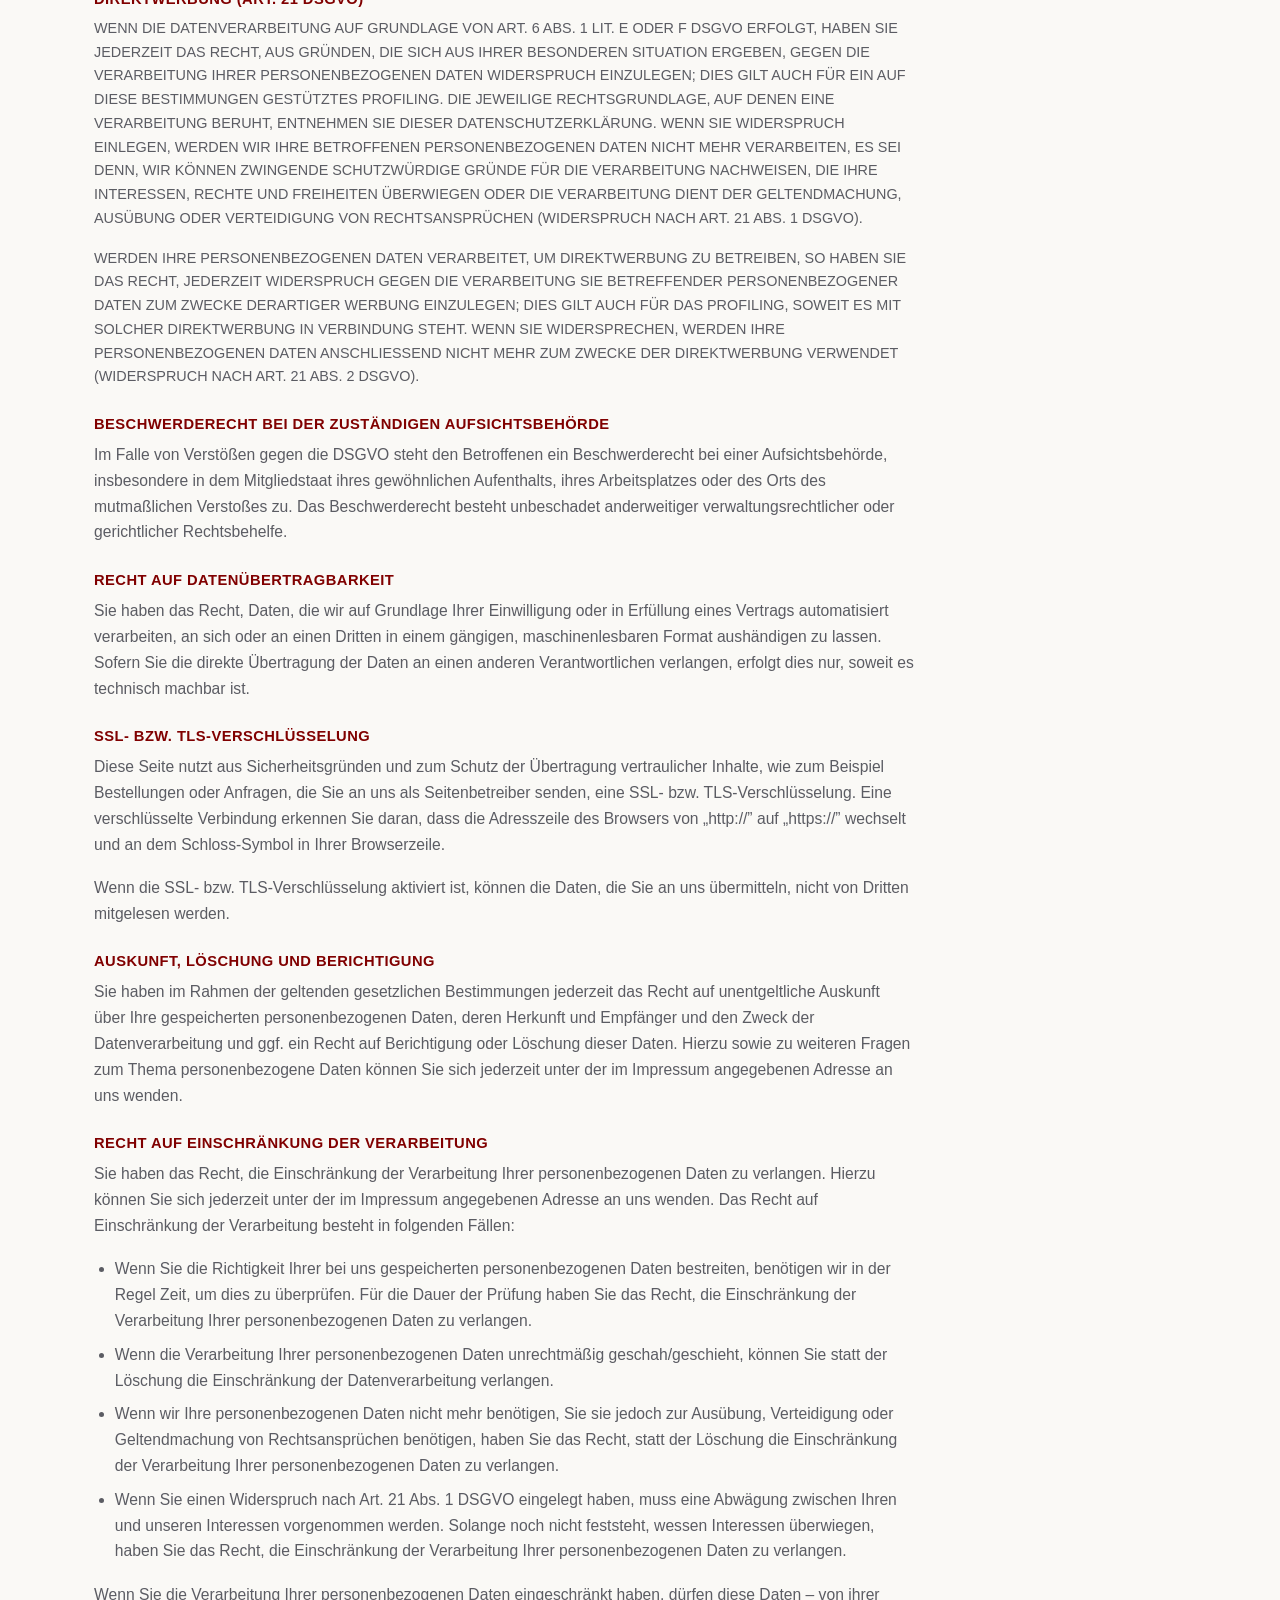
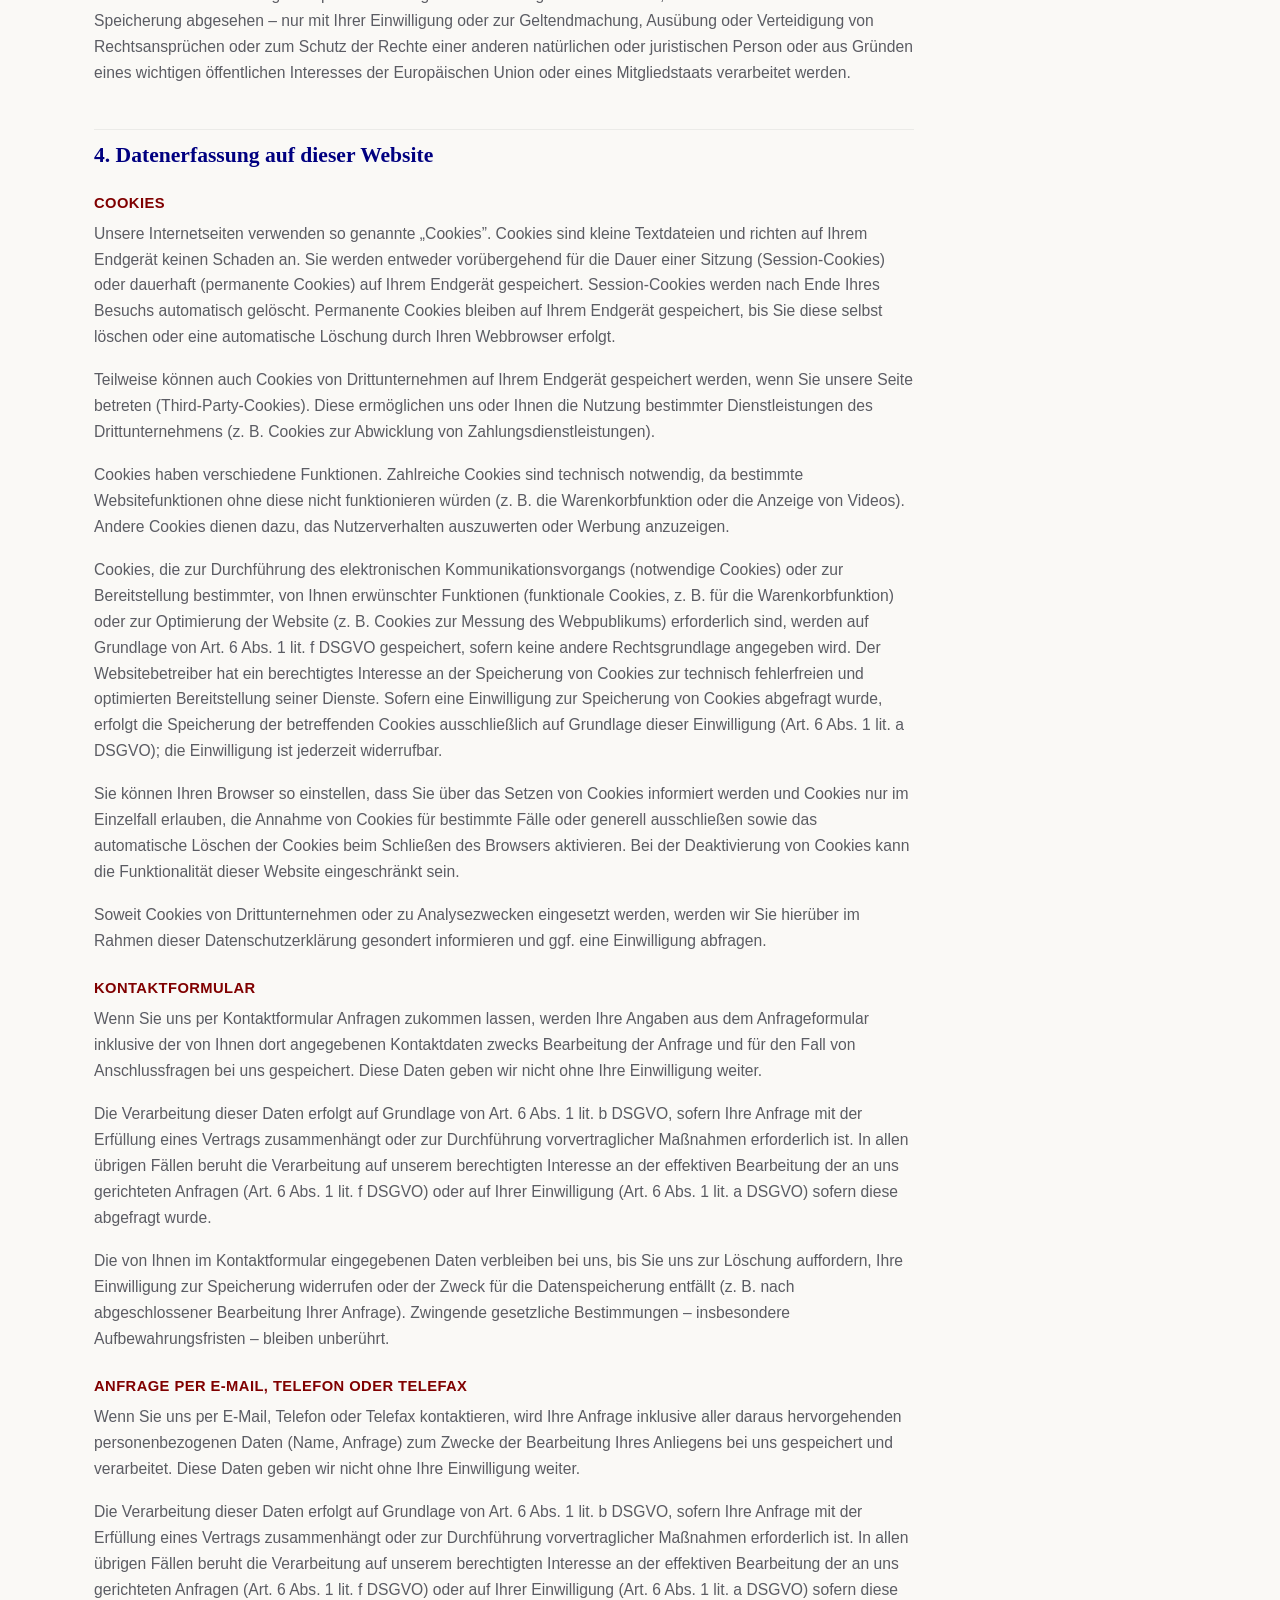
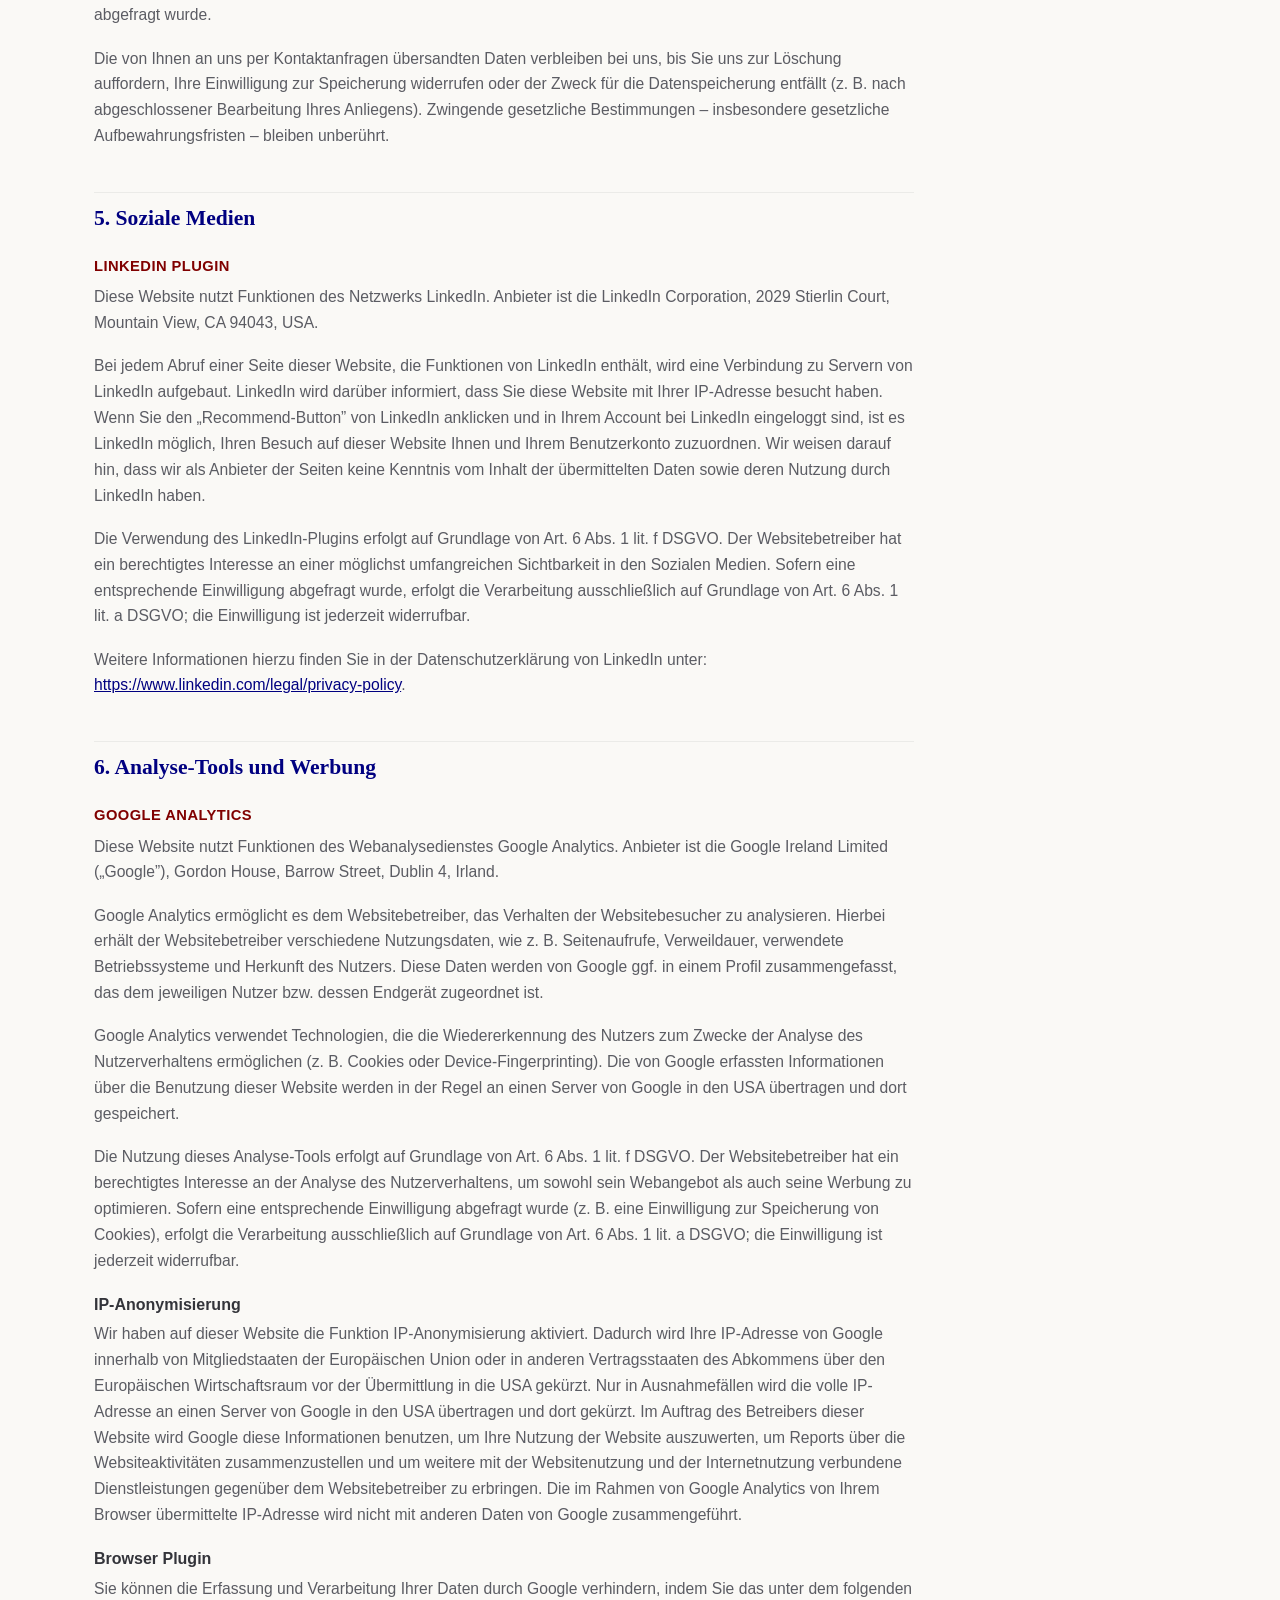
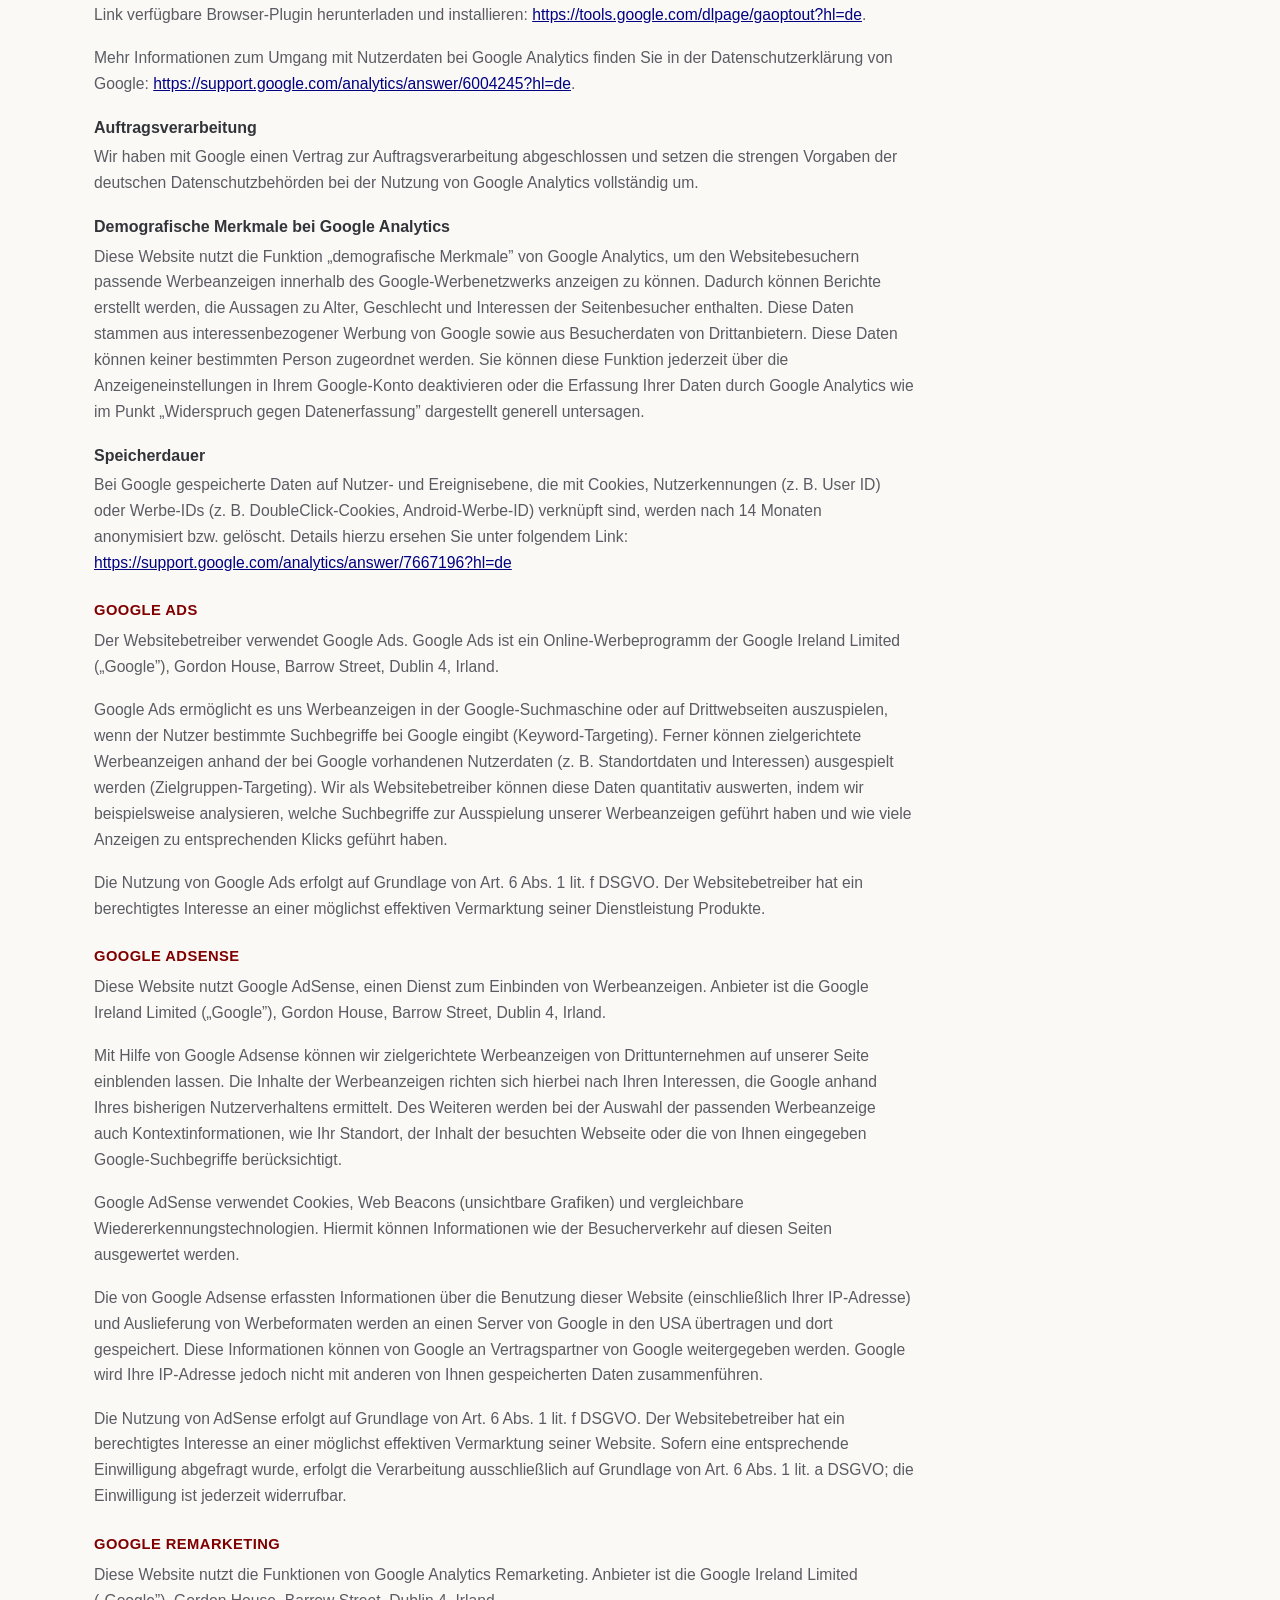
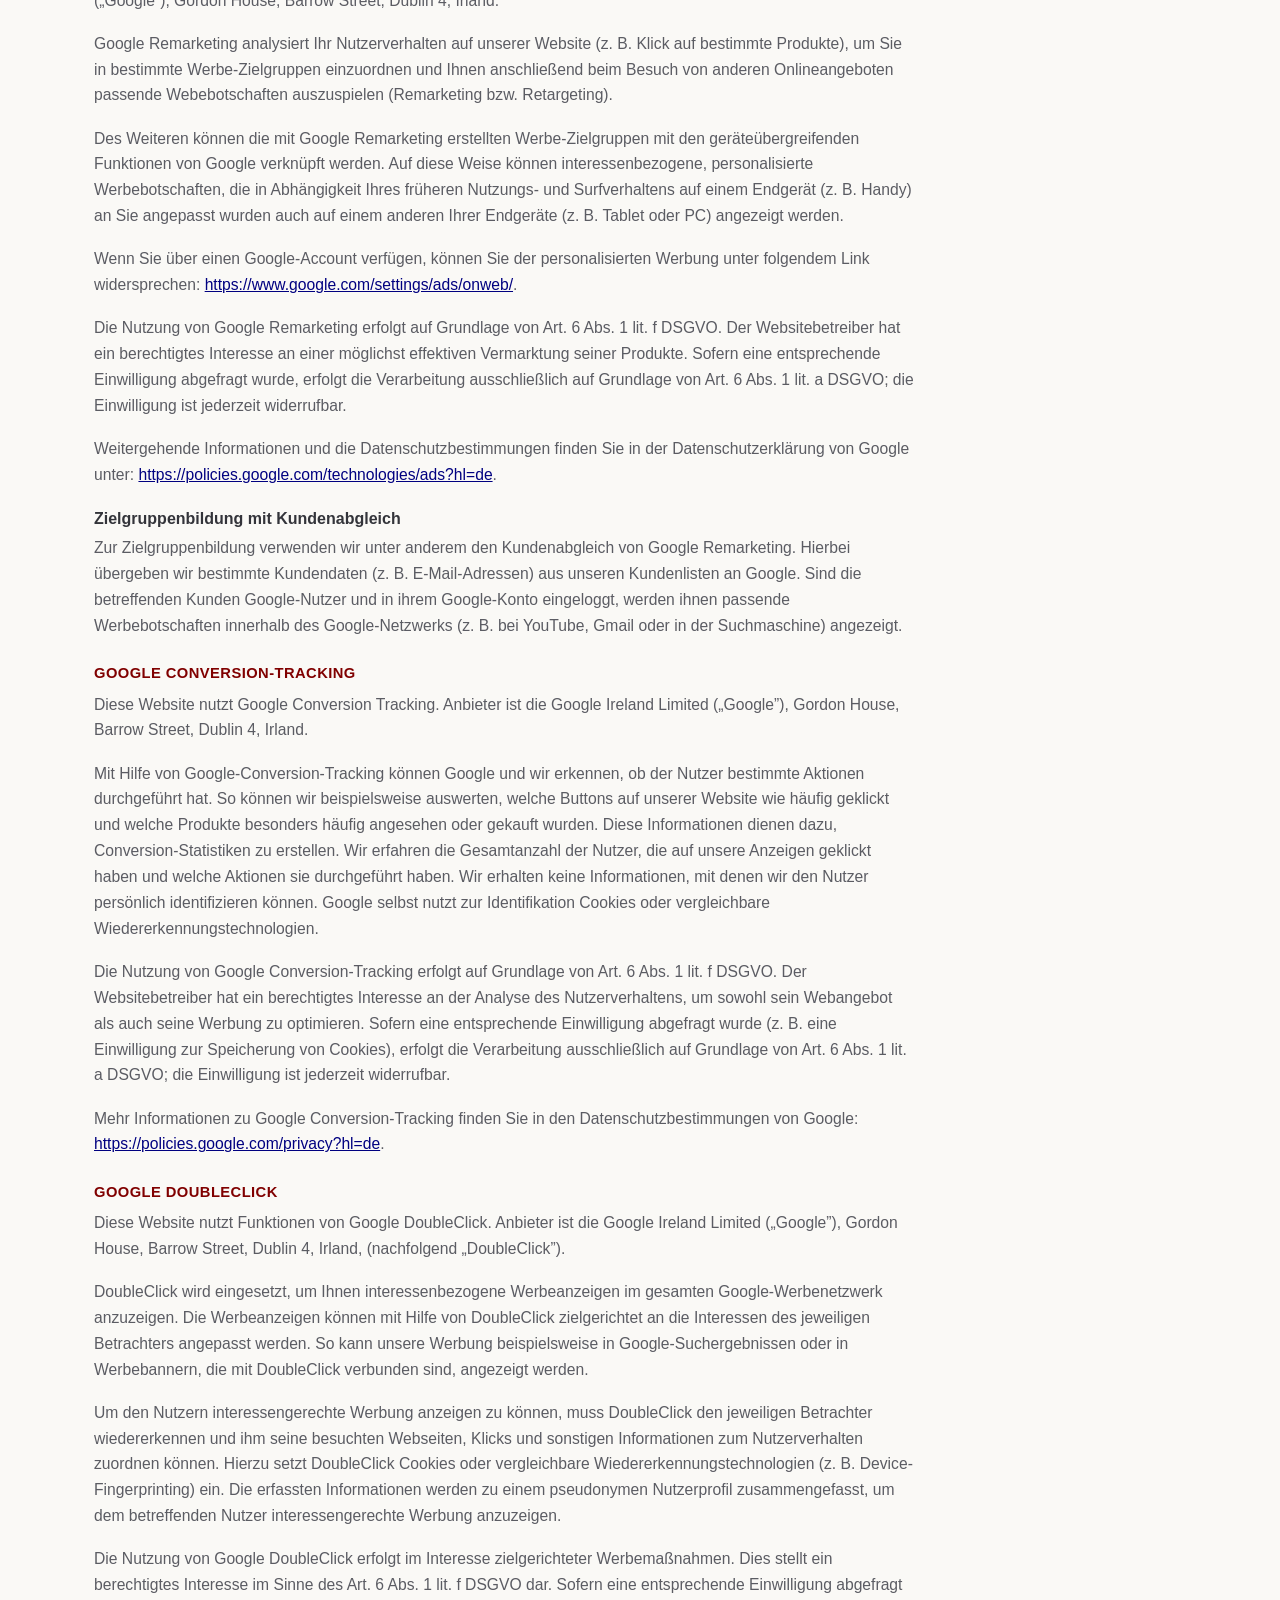
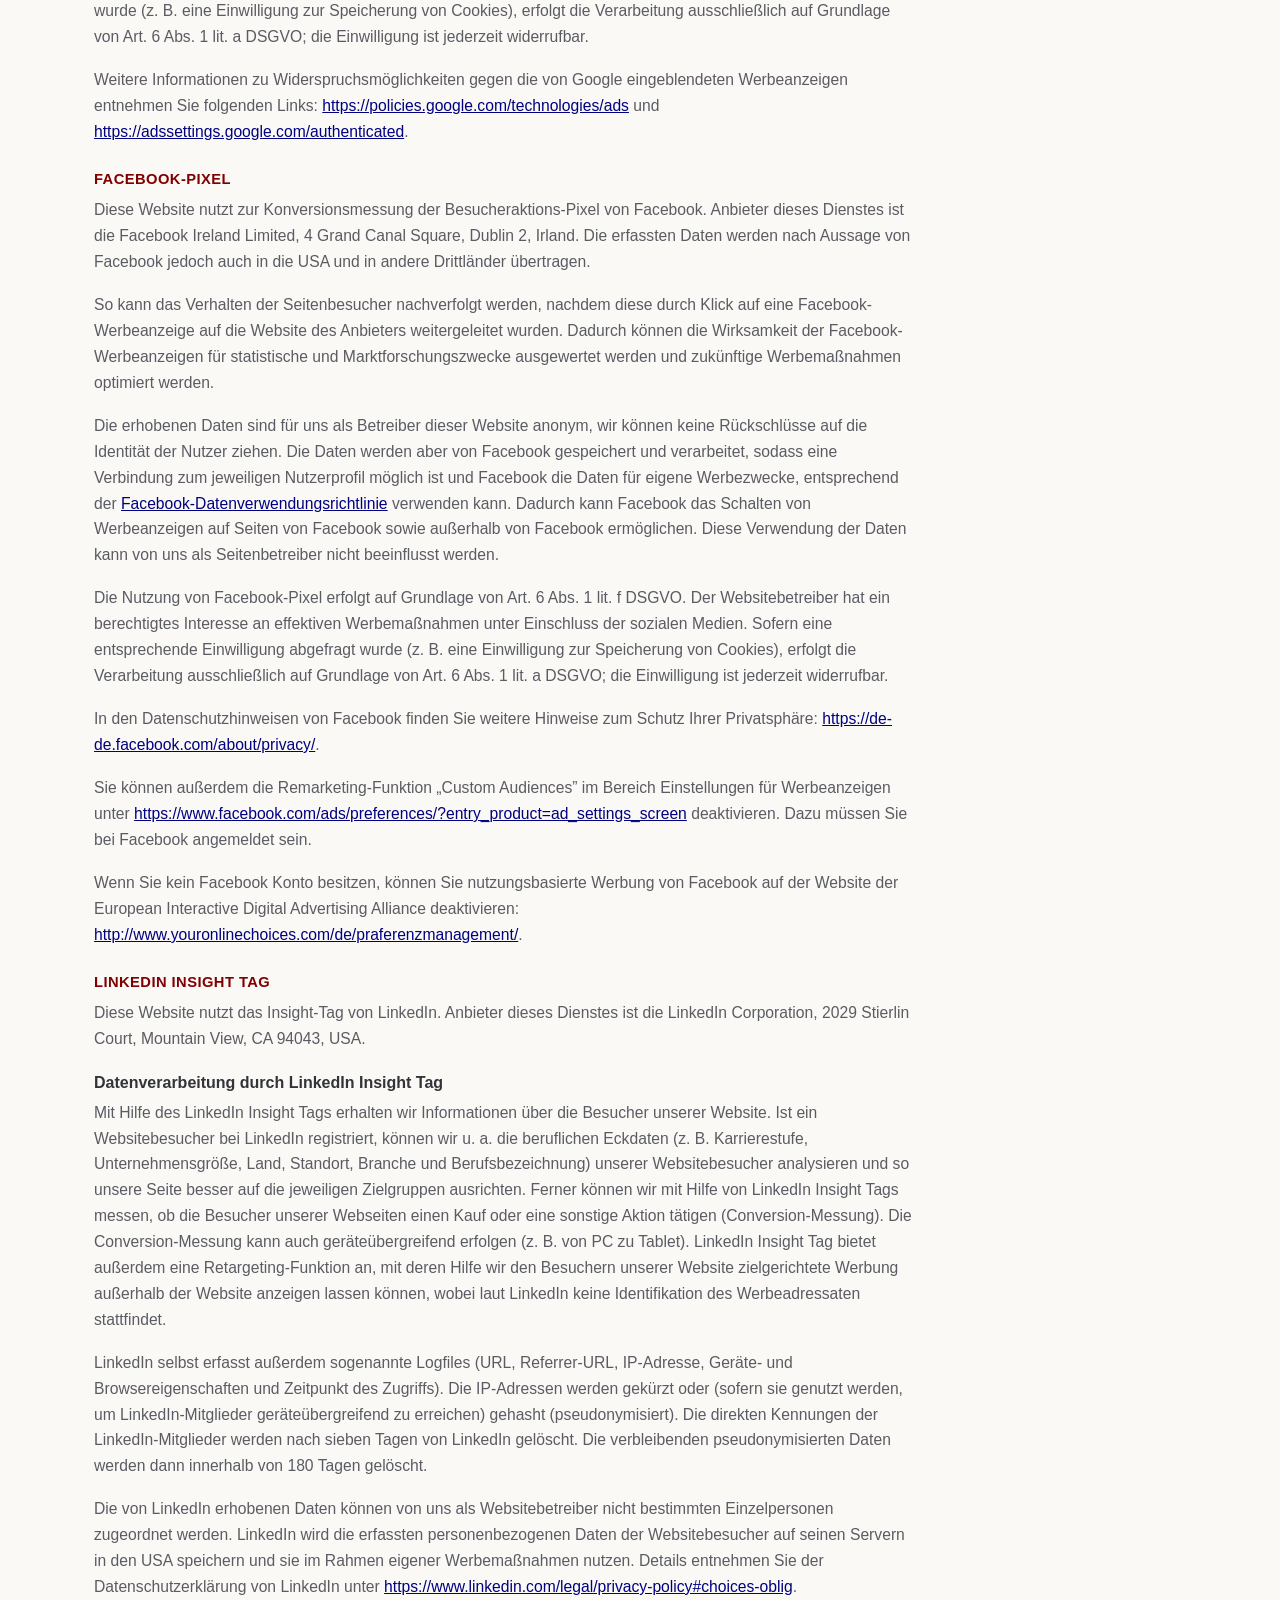
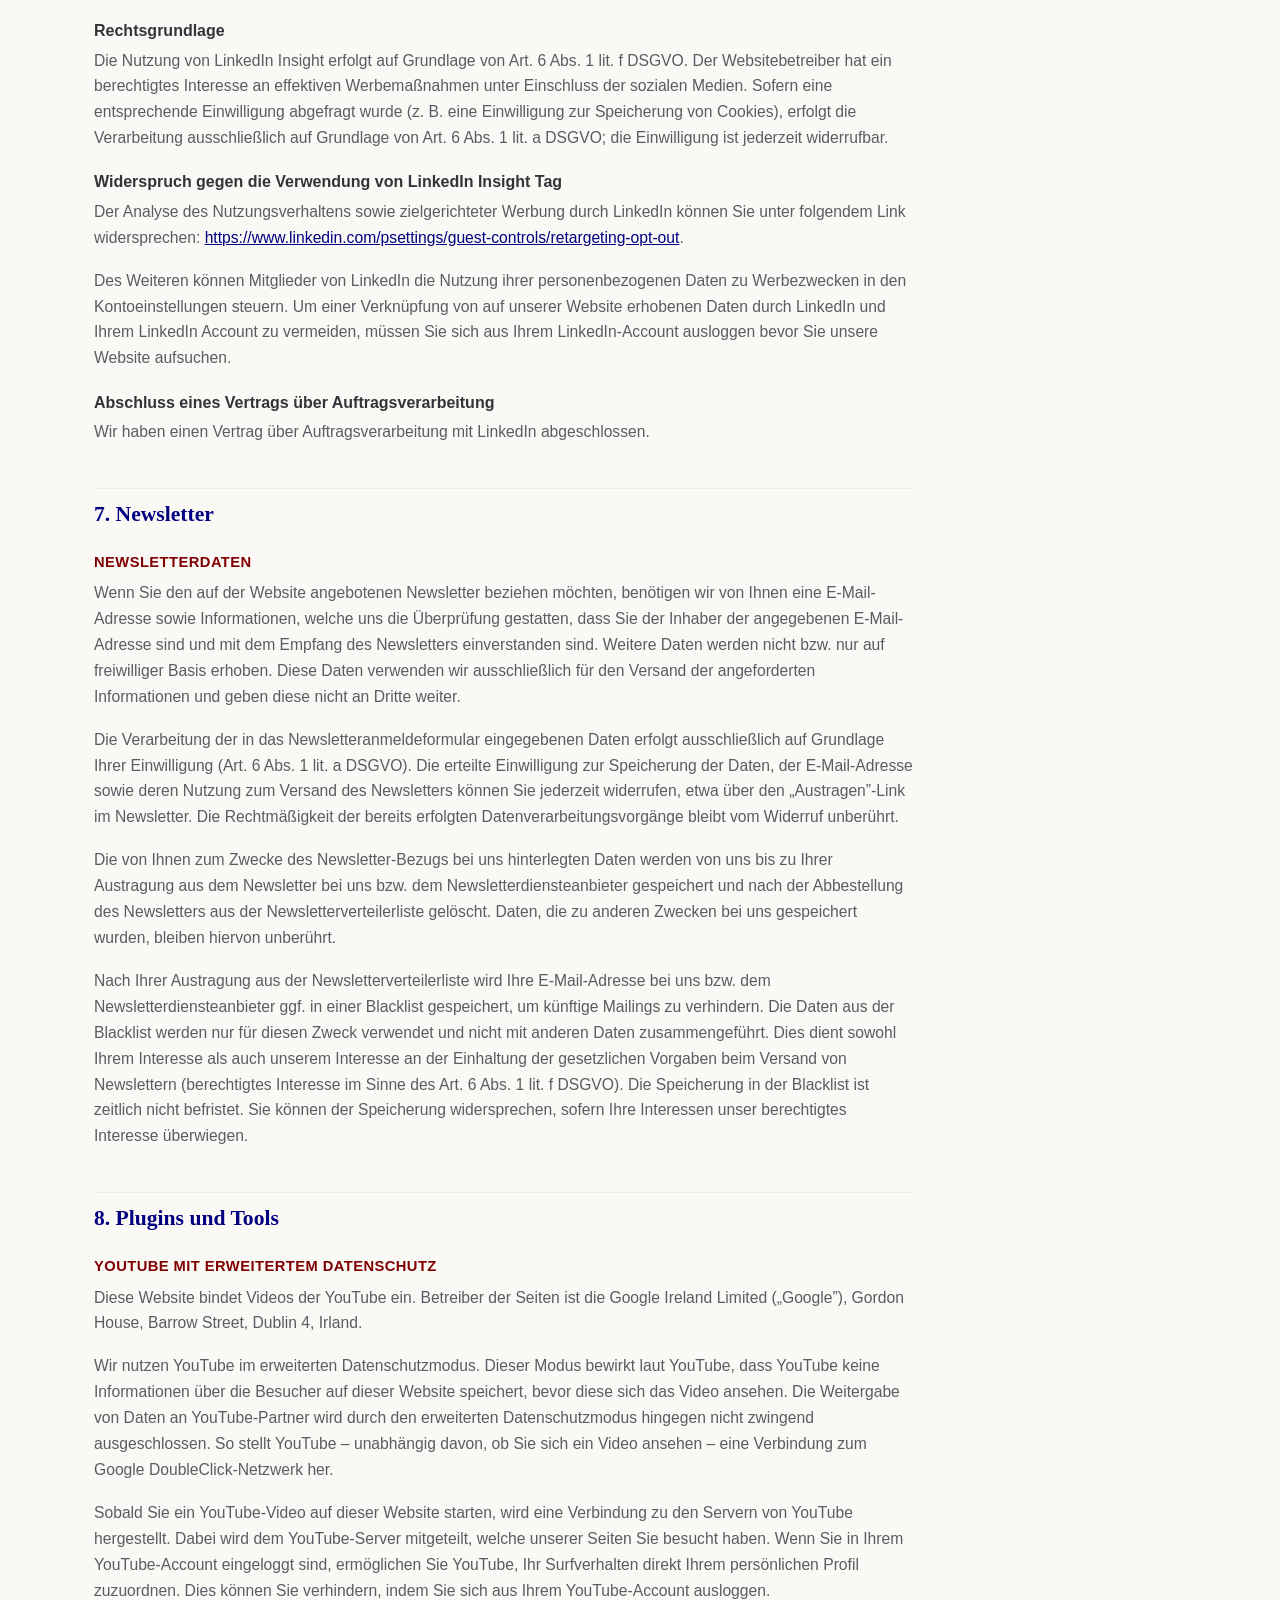
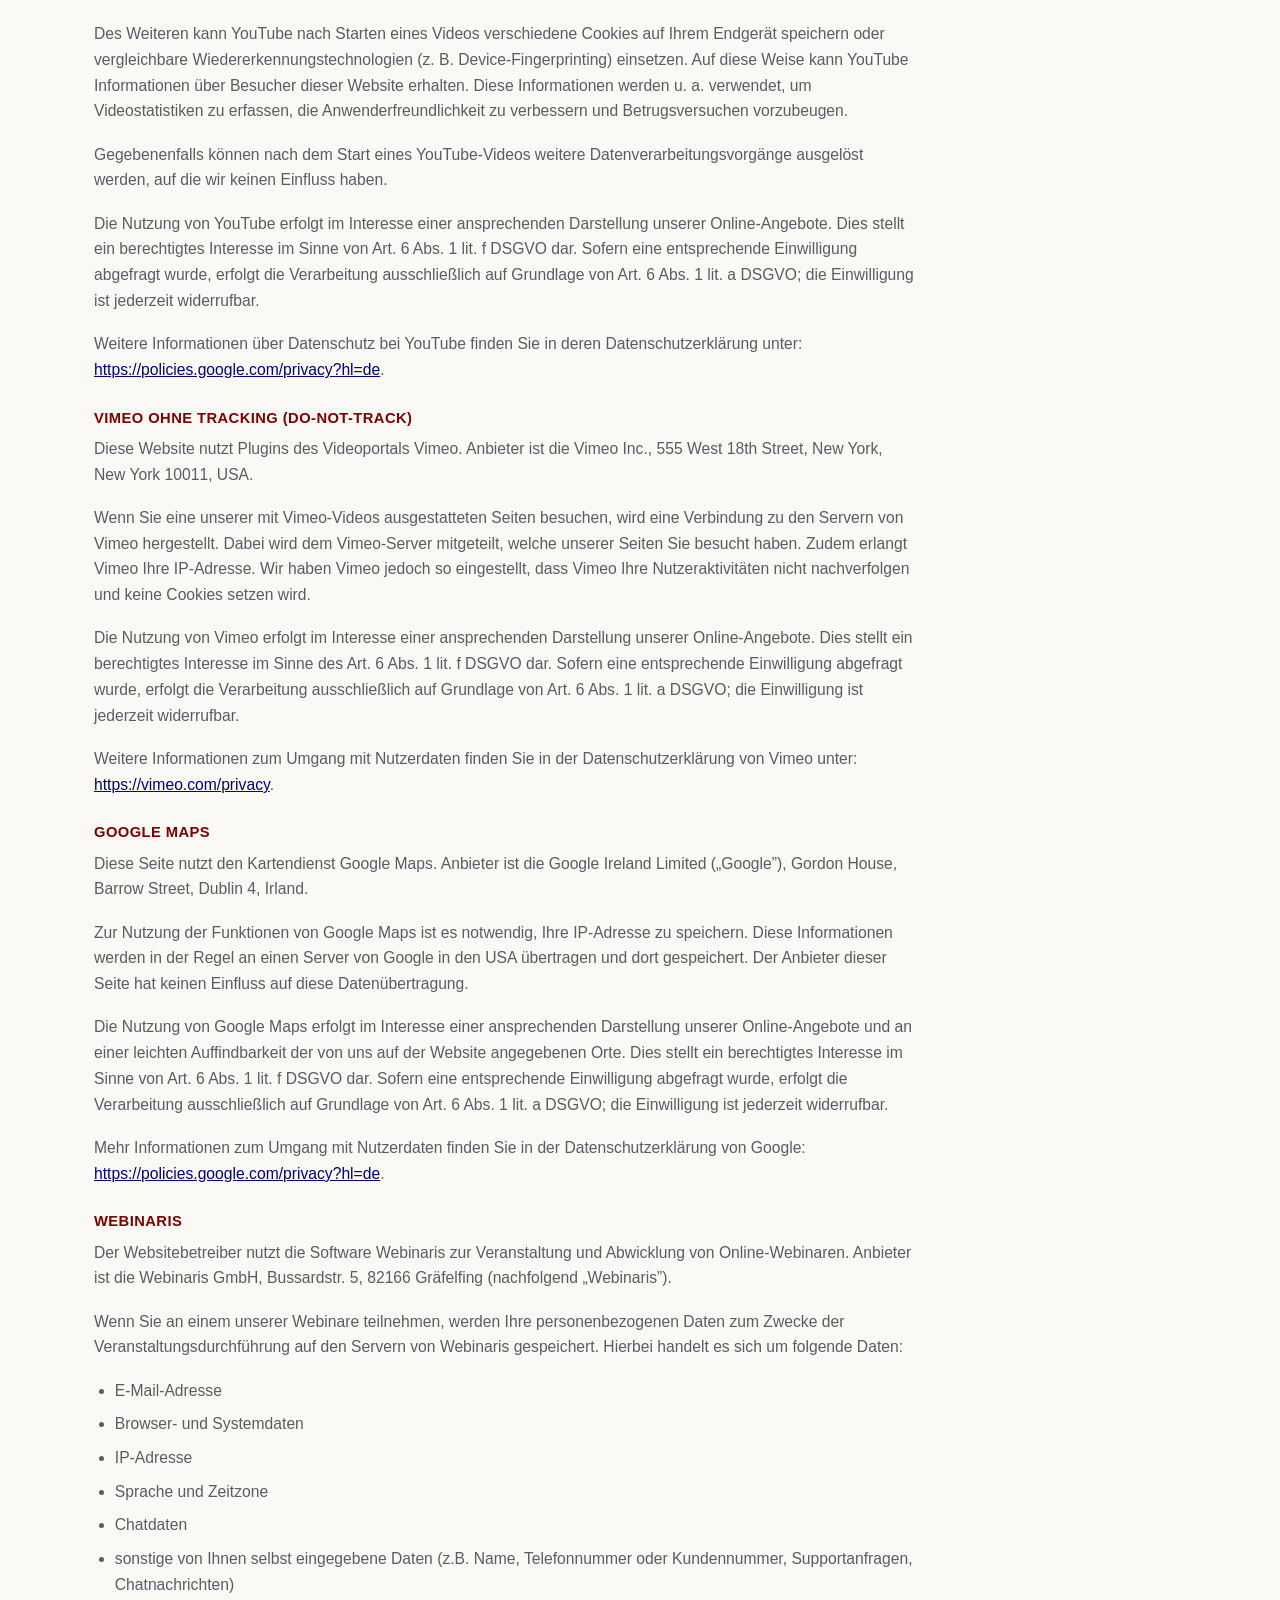
<file: datenschutz.html>
<!DOCTYPE html>
<html lang="de">
<head>
<meta charset="UTF-8">
<meta name="viewport" content="width=device-width, initial-scale=1.0">
<title>Datenschutzerklärung — Katharina Jantzen</title>
<meta name="description" content="Datenschutzerklärung von Katharina Jantzen, Nachfolgeberatung & Organisationsentwicklung, München.">
<meta name="robots" content="noindex, follow">
<link rel="canonical" href="https://katharinajantzen.de/datenschutz.html">

<meta property="og:type" content="website">
<meta property="og:site_name" content="Katharina Jantzen">
<meta property="og:locale" content="de_DE">
<meta property="og:title" content="Datenschutzerklärung — Katharina Jantzen">
<meta property="og:description" content="Datenschutzerklärung von Katharina Jantzen, Nachfolgeberatung & Organisationsentwicklung, München.">
<meta property="og:url" content="https://katharinajantzen.de/datenschutz.html">
<meta property="og:image" content="https://katharinajantzen.de/assets/katharina-portrait.jpg">

<meta name="twitter:card" content="summary_large_image">
<meta name="twitter:title" content="Datenschutzerklärung — Katharina Jantzen">
<meta name="twitter:description" content="Datenschutzerklärung von Katharina Jantzen, Nachfolgeberatung & Organisationsentwicklung, München.">
<meta name="twitter:image" content="https://katharinajantzen.de/assets/katharina-portrait.jpg">

<script type="application/ld+json">
{
  "@context": "https://schema.org",
  "@graph": [
    {
      "@type": "ProfessionalService",
      "@id": "https://katharinajantzen.de/#organization",
      "name": "Katharina Jantzen – Nachfolgeberatung & Organisationsentwicklung",
      "url": "https://katharinajantzen.de/",
      "logo": "https://katharinajantzen.de/assets/logo.png",
      "image": "https://katharinajantzen.de/assets/katharina-portrait.jpg",
      "description": "Begleitung in Unternehmensnachfolge, Organisationsentwicklung und Transformationsprozessen für Unternehmerinnen, Unternehmer und Familienunternehmen.",
      "address": {
        "@type": "PostalAddress",
        "streetAddress": "Konrad-Zuse-Platz 8",
        "postalCode": "81829",
        "addressLocality": "München",
        "addressCountry": "DE"
      },
      "telephone": "+49-89-2070-42837",
      "email": "katharina@katharinajantzen.de",
      "areaServed": "DE",
      "founder": {
        "@id": "https://katharinajantzen.de/#katharina"
      }
    },
    {
      "@type": "Person",
      "@id": "https://katharinajantzen.de/#katharina",
      "name": "Katharina Jantzen",
      "jobTitle": "Nachfolgeberaterin & Organisationsentwicklerin",
      "worksFor": {
        "@id": "https://katharinajantzen.de/#organization"
      },
      "url": "https://katharinajantzen.de/ueber-mich.html",
      "image": "https://katharinajantzen.de/assets/katharina-portrait.jpg"
    }
  ]
}
</script>
<link rel="icon" type="image/png" href="assets/logo.png">
<link rel="stylesheet" href="css/style.css">
</head>
<body>

<header class="site-header">
  <div class="container header-inner">
    <a href="index.html" class="brand">
      <img src="assets/logo.png" alt="Logo Katharina Jantzen" class="brand-logo">
      <span class="brand-text">
        <span class="brand-name">Katharina Jantzen</span>
        <span class="brand-tagline">Im Menschen beginnt, was Unternehmen verändert.</span>
      </span>
    </a>
    <nav class="main-nav" aria-label="Hauptnavigation">
      <a href="index.html">Home</a>
      <a href="mein-angebot.html">Mein Angebot</a>
      <a href="ueber-mich.html">Über mich</a>
      <a href="kontakt.html">Kontakt</a>
          <a href="kontakt.html" class="btn btn-primary nav-cta">Gespräch vereinbaren</a>
    </nav>
    <div class="header-cta">
      <a href="kontakt.html" class="btn btn-primary">Gespräch vereinbaren</a>
      <button class="nav-toggle" aria-label="Menü öffnen" aria-expanded="false">
        <span></span><span></span><span></span>
      </button>
    </div>
  </div>
</header>

<main>
  <section class="page-hero">
    <div class="container">
      <div class="page-hero-inner reveal">
        <span class="kicker">Rechtliches</span>
        <h1>Datenschutzerklärung</h1>
      </div>
    </div>
  </section>

  <section class="section">
    <div class="container">
      <div class="content-block legal-content">

        <h2>1. Datenschutz auf einen Blick</h2>

        <h3>Allgemeine Hinweise</h3>
        <p>Die folgenden Hinweise geben einen einfachen Überblick darüber, was mit Ihren personenbezogenen Daten passiert, wenn Sie diese Website besuchen. Personenbezogene Daten sind alle Daten, mit denen Sie persönlich identifiziert werden können. Ausführliche Informationen zum Thema Datenschutz entnehmen Sie unserer unter diesem Text aufgeführten Datenschutzerklärung.</p>

        <h3>Datenerfassung auf dieser Website</h3>
        <p><strong>Wer ist verantwortlich für die Datenerfassung auf dieser Website?</strong><br>
        Die Datenverarbeitung auf dieser Website erfolgt durch den Websitebetreiber. Dessen Kontaktdaten können Sie dem Impressum dieser Website entnehmen.</p>
        <p><strong>Wie erfassen wir Ihre Daten?</strong><br>
        Ihre Daten werden zum einen dadurch erhoben, dass Sie uns diese mitteilen. Hierbei kann es sich z. B. um Daten handeln, die Sie in ein Kontaktformular eingeben.</p>
        <p>Andere Daten werden automatisch oder nach Ihrer Einwilligung beim Besuch der Website durch unsere IT-Systeme erfasst. Das sind vor allem technische Daten (z. B. Internetbrowser, Betriebssystem oder Uhrzeit des Seitenaufrufs). Die Erfassung dieser Daten erfolgt automatisch, sobald Sie diese Website betreten.</p>
        <p><strong>Wofür nutzen wir Ihre Daten?</strong><br>
        Ein Teil der Daten wird erhoben, um eine fehlerfreie Bereitstellung der Website zu gewährleisten. Andere Daten können zur Analyse Ihres Nutzerverhaltens verwendet werden.</p>
        <p><strong>Welche Rechte haben Sie bezüglich Ihrer Daten?</strong><br>
        Sie haben jederzeit das Recht, unentgeltlich Auskunft über Herkunft, Empfänger und Zweck Ihrer gespeicherten personenbezogenen Daten zu erhalten. Sie haben außerdem ein Recht, die Berichtigung oder Löschung dieser Daten zu verlangen. Wenn Sie eine Einwilligung zur Datenverarbeitung erteilt haben, können Sie diese Einwilligung jederzeit für die Zukunft widerrufen. Außerdem haben Sie das Recht, unter bestimmten Umständen die Einschränkung der Verarbeitung Ihrer personenbezogenen Daten zu verlangen. Des Weiteren steht Ihnen ein Beschwerderecht bei der zuständigen Aufsichtsbehörde zu.</p>
        <p>Hierzu sowie zu weiteren Fragen zum Thema Datenschutz können Sie sich jederzeit unter der im Impressum angegebenen Adresse an uns wenden.</p>

        <h3>Analyse-Tools und Tools von Drittanbietern</h3>
        <p>Beim Besuch dieser Website kann Ihr Surf-Verhalten statistisch ausgewertet werden. Das geschieht vor allem mit sogenannten Analyseprogrammen.</p>
        <p>Detaillierte Informationen zu diesen Analyseprogrammen finden Sie in der folgenden Datenschutzerklärung.</p>

        <h2>2. Hosting und Content Delivery Networks (CDN)</h2>

        <h3>Externes Hosting</h3>
        <p>Diese Website wird bei einem externen Dienstleister gehostet (Hoster). Die personenbezogenen Daten, die auf dieser Website erfasst werden, werden auf den Servern des Hosters gespeichert. Hierbei kann es sich v. a. um IP-Adressen, Kontaktanfragen, Meta- und Kommunikationsdaten, Vertragsdaten, Kontaktdaten, Namen, Websitezugriffe und sonstige Daten, die über eine Website generiert werden, handeln.</p>
        <p>Der Einsatz des Hosters erfolgt zum Zwecke der Vertragserfüllung gegenüber unseren potenziellen und bestehenden Kunden (Art. 6 Abs. 1 lit. b DSGVO) und im Interesse einer sicheren, schnellen und effizienten Bereitstellung unseres Online-Angebots durch einen professionellen Anbieter (Art. 6 Abs. 1 lit. f DSGVO).</p>
        <p>Unser Hoster wird Ihre Daten nur insoweit verarbeiten, wie dies zur Erfüllung seiner Leistungspflichten erforderlich ist und unsere Weisungen in Bezug auf diese Daten befolgen.</p>
        <p>Wir setzen folgenden Hoster ein:<br>
        dogado GmbH – Antonio-Segni-Straße 11, DE-44263 Dortmund</p>

        <h2>3. Allgemeine Hinweise und Pflichtinformationen</h2>

        <h3>Datenschutz</h3>
        <p>Die Betreiber dieser Seiten nehmen den Schutz Ihrer persönlichen Daten sehr ernst. Wir behandeln Ihre personenbezogenen Daten vertraulich und entsprechend der gesetzlichen Datenschutzvorschriften sowie dieser Datenschutzerklärung.</p>
        <p>Wenn Sie diese Website benutzen, werden verschiedene personenbezogene Daten erhoben. Personenbezogene Daten sind Daten, mit denen Sie persönlich identifiziert werden können. Die vorliegende Datenschutzerklärung erläutert, welche Daten wir erheben und wofür wir sie nutzen. Sie erläutert auch, wie und zu welchem Zweck das geschieht.</p>
        <p>Wir weisen darauf hin, dass die Datenübertragung im Internet (z. B. bei der Kommunikation per E-Mail) Sicherheitslücken aufweisen kann. Ein lückenloser Schutz der Daten vor dem Zugriff durch Dritte ist nicht möglich.</p>

        <h3>Hinweis zur verantwortlichen Stelle</h3>
        <p>Die verantwortliche Stelle für die Datenverarbeitung auf dieser Website ist:</p>
        <p>
          Katharina Jantzen<br>
          Konrad-Zuse-Platz 8<br>
          81829 München<br>
          <a href="mailto:katharina@katharinajantzen.de">produktion@katharinajantzen.de</a>
        </p>
        <p>Verantwortliche Stelle ist die natürliche oder juristische Person, die allein oder gemeinsam mit anderen über die Zwecke und Mittel der Verarbeitung von personenbezogenen Daten (z. B. Namen, E-Mail-Adressen o. Ä.) entscheidet.</p>

        <h3>Speicherdauer</h3>
        <p>Soweit innerhalb dieser Datenschutzerklärung keine speziellere Speicherdauer genannt wurde, verbleiben Ihre personenbezogenen Daten bei uns, bis der Zweck für die Datenverarbeitung entfällt. Wenn Sie ein berechtigtes Löschersuchen geltend machen oder eine Einwilligung zur Datenverarbeitung widerrufen, werden Ihre Daten gelöscht, sofern wir keinen anderen rechtlich zulässigen Gründe für die Speicherung Ihrer personenbezogenen Daten haben (z.&nbsp;B. steuer- oder handelsrechtliche Aufbewahrungsfristen); im letztgenannten Fall erfolgt die Löschung nach Fortfall dieser Gründe.</p>

        <h3>Hinweis zur Datenweitergabe in die USA</h3>
        <p>Auf unserer Website sind unter anderem Tools von Unternehmen mit Sitz in den USA eingebunden. Wenn diese Tools aktiv sind, können Ihre personenbezogenen Daten an die US-Server der jeweiligen Unternehmen weitergegeben werden. Wir weisen darauf hin, dass die USA kein sicherer Drittstaat im Sinne des EU-Datenschutzrechts sind. US-Unternehmen sind dazu verpflichtet, personenbezogene Daten an Sicherheitsbehörden herauszugeben, ohne dass Sie als Betroffener hiergegen gerichtlich vorgehen könnten. Es kann daher nicht ausgeschlossen werden, dass US-Behörden (z.&nbsp;B. Geheimdienste) Ihre auf US-Servern befindlichen Daten zu Überwachungszwecken verarbeiten, auswerten und dauerhaft speichern. Wir haben auf diese Verarbeitungstätigkeiten keinen Einfluss.</p>

        <h3>Widerruf Ihrer Einwilligung zur Datenverarbeitung</h3>
        <p>Viele Datenverarbeitungsvorgänge sind nur mit Ihrer ausdrücklichen Einwilligung möglich. Sie können eine bereits erteilte Einwilligung jederzeit widerrufen. Die Rechtmäßigkeit der bis zum Widerruf erfolgten Datenverarbeitung bleibt vom Widerruf unberührt.</p>

        <h3>Widerspruchsrecht gegen die Datenerhebung in besonderen Fällen sowie gegen Direktwerbung (Art. 21 DSGVO)</h3>
        <p class="caps-notice">WENN DIE DATENVERARBEITUNG AUF GRUNDLAGE VON ART. 6 ABS. 1 LIT. E ODER F DSGVO ERFOLGT, HABEN SIE JEDERZEIT DAS RECHT, AUS GRÜNDEN, DIE SICH AUS IHRER BESONDEREN SITUATION ERGEBEN, GEGEN DIE VERARBEITUNG IHRER PERSONENBEZOGENEN DATEN WIDERSPRUCH EINZULEGEN; DIES GILT AUCH FÜR EIN AUF DIESE BESTIMMUNGEN GESTÜTZTES PROFILING. DIE JEWEILIGE RECHTSGRUNDLAGE, AUF DENEN EINE VERARBEITUNG BERUHT, ENTNEHMEN SIE DIESER DATENSCHUTZERKLÄRUNG. WENN SIE WIDERSPRUCH EINLEGEN, WERDEN WIR IHRE BETROFFENEN PERSONENBEZOGENEN DATEN NICHT MEHR VERARBEITEN, ES SEI DENN, WIR KÖNNEN ZWINGENDE SCHUTZWÜRDIGE GRÜNDE FÜR DIE VERARBEITUNG NACHWEISEN, DIE IHRE INTERESSEN, RECHTE UND FREIHEITEN ÜBERWIEGEN ODER DIE VERARBEITUNG DIENT DER GELTENDMACHUNG, AUSÜBUNG ODER VERTEIDIGUNG VON RECHTSANSPRÜCHEN (WIDERSPRUCH NACH ART. 21 ABS. 1 DSGVO).</p>
        <p class="caps-notice">WERDEN IHRE PERSONENBEZOGENEN DATEN VERARBEITET, UM DIREKTWERBUNG ZU BETREIBEN, SO HABEN SIE DAS RECHT, JEDERZEIT WIDERSPRUCH GEGEN DIE VERARBEITUNG SIE BETREFFENDER PERSONENBEZOGENER DATEN ZUM ZWECKE DERARTIGER WERBUNG EINZULEGEN; DIES GILT AUCH FÜR DAS PROFILING, SOWEIT ES MIT SOLCHER DIREKTWERBUNG IN VERBINDUNG STEHT. WENN SIE WIDERSPRECHEN, WERDEN IHRE PERSONENBEZOGENEN DATEN ANSCHLIESSEND NICHT MEHR ZUM ZWECKE DER DIREKTWERBUNG VERWENDET (WIDERSPRUCH NACH ART. 21 ABS. 2 DSGVO).</p>

        <h3>Beschwerderecht bei der zuständigen Aufsichtsbehörde</h3>
        <p>Im Falle von Verstößen gegen die DSGVO steht den Betroffenen ein Beschwerderecht bei einer Aufsichtsbehörde, insbesondere in dem Mitgliedstaat ihres gewöhnlichen Aufenthalts, ihres Arbeitsplatzes oder des Orts des mutmaßlichen Verstoßes zu. Das Beschwerderecht besteht unbeschadet anderweitiger verwaltungsrechtlicher oder gerichtlicher Rechtsbehelfe.</p>

        <h3>Recht auf Datenübertragbarkeit</h3>
        <p>Sie haben das Recht, Daten, die wir auf Grundlage Ihrer Einwilligung oder in Erfüllung eines Vertrags automatisiert verarbeiten, an sich oder an einen Dritten in einem gängigen, maschinenlesbaren Format aushändigen zu lassen. Sofern Sie die direkte Übertragung der Daten an einen anderen Verantwortlichen verlangen, erfolgt dies nur, soweit es technisch machbar ist.</p>

        <h3>SSL- bzw. TLS-Verschlüsselung</h3>
        <p>Diese Seite nutzt aus Sicherheitsgründen und zum Schutz der Übertragung vertraulicher Inhalte, wie zum Beispiel Bestellungen oder Anfragen, die Sie an uns als Seitenbetreiber senden, eine SSL- bzw. TLS-Verschlüsselung. Eine verschlüsselte Verbindung erkennen Sie daran, dass die Adresszeile des Browsers von „http://” auf „https://” wechselt und an dem Schloss-Symbol in Ihrer Browserzeile.</p>
        <p>Wenn die SSL- bzw. TLS-Verschlüsselung aktiviert ist, können die Daten, die Sie an uns übermitteln, nicht von Dritten mitgelesen werden.</p>

        <h3>Auskunft, Löschung und Berichtigung</h3>
        <p>Sie haben im Rahmen der geltenden gesetzlichen Bestimmungen jederzeit das Recht auf unentgeltliche Auskunft über Ihre gespeicherten personenbezogenen Daten, deren Herkunft und Empfänger und den Zweck der Datenverarbeitung und ggf. ein Recht auf Berichtigung oder Löschung dieser Daten. Hierzu sowie zu weiteren Fragen zum Thema personenbezogene Daten können Sie sich jederzeit unter der im Impressum angegebenen Adresse an uns wenden.</p>

        <h3>Recht auf Einschränkung der Verarbeitung</h3>
        <p>Sie haben das Recht, die Einschränkung der Verarbeitung Ihrer personenbezogenen Daten zu verlangen. Hierzu können Sie sich jederzeit unter der im Impressum angegebenen Adresse an uns wenden. Das Recht auf Einschränkung der Verarbeitung besteht in folgenden Fällen:</p>
        <ul>
          <li>Wenn Sie die Richtigkeit Ihrer bei uns gespeicherten personenbezogenen Daten bestreiten, benötigen wir in der Regel Zeit, um dies zu überprüfen. Für die Dauer der Prüfung haben Sie das Recht, die Einschränkung der Verarbeitung Ihrer personenbezogenen Daten zu verlangen.</li>
          <li>Wenn die Verarbeitung Ihrer personenbezogenen Daten unrechtmäßig geschah/geschieht, können Sie statt der Löschung die Einschränkung der Datenverarbeitung verlangen.</li>
          <li>Wenn wir Ihre personenbezogenen Daten nicht mehr benötigen, Sie sie jedoch zur Ausübung, Verteidigung oder Geltendmachung von Rechtsansprüchen benötigen, haben Sie das Recht, statt der Löschung die Einschränkung der Verarbeitung Ihrer personenbezogenen Daten zu verlangen.</li>
          <li>Wenn Sie einen Widerspruch nach Art. 21 Abs. 1 DSGVO eingelegt haben, muss eine Abwägung zwischen Ihren und unseren Interessen vorgenommen werden. Solange noch nicht feststeht, wessen Interessen überwiegen, haben Sie das Recht, die Einschränkung der Verarbeitung Ihrer personenbezogenen Daten zu verlangen.</li>
        </ul>
        <p>Wenn Sie die Verarbeitung Ihrer personenbezogenen Daten eingeschränkt haben, dürfen diese Daten – von ihrer Speicherung abgesehen – nur mit Ihrer Einwilligung oder zur Geltendmachung, Ausübung oder Verteidigung von Rechtsansprüchen oder zum Schutz der Rechte einer anderen natürlichen oder juristischen Person oder aus Gründen eines wichtigen öffentlichen Interesses der Europäischen Union oder eines Mitgliedstaats verarbeitet werden.</p>

        <h2>4. Datenerfassung auf dieser Website</h2>

        <h3>Cookies</h3>
        <p>Unsere Internetseiten verwenden so genannte „Cookies”. Cookies sind kleine Textdateien und richten auf Ihrem Endgerät keinen Schaden an. Sie werden entweder vorübergehend für die Dauer einer Sitzung (Session-Cookies) oder dauerhaft (permanente Cookies) auf Ihrem Endgerät gespeichert. Session-Cookies werden nach Ende Ihres Besuchs automatisch gelöscht. Permanente Cookies bleiben auf Ihrem Endgerät gespeichert, bis Sie diese selbst löschen oder eine automatische Löschung durch Ihren Webbrowser erfolgt.</p>
        <p>Teilweise können auch Cookies von Drittunternehmen auf Ihrem Endgerät gespeichert werden, wenn Sie unsere Seite betreten (Third-Party-Cookies). Diese ermöglichen uns oder Ihnen die Nutzung bestimmter Dienstleistungen des Drittunternehmens (z.&nbsp;B. Cookies zur Abwicklung von Zahlungsdienstleistungen).</p>
        <p>Cookies haben verschiedene Funktionen. Zahlreiche Cookies sind technisch notwendig, da bestimmte Websitefunktionen ohne diese nicht funktionieren würden (z.&nbsp;B. die Warenkorbfunktion oder die Anzeige von Videos). Andere Cookies dienen dazu, das Nutzerverhalten auszuwerten oder Werbung anzuzeigen.</p>
        <p>Cookies, die zur Durchführung des elektronischen Kommunikationsvorgangs (notwendige Cookies) oder zur Bereitstellung bestimmter, von Ihnen erwünschter Funktionen (funktionale Cookies, z. B. für die Warenkorbfunktion) oder zur Optimierung der Website (z.&nbsp;B. Cookies zur Messung des Webpublikums) erforderlich sind, werden auf Grundlage von Art. 6 Abs. 1 lit. f DSGVO gespeichert, sofern keine andere Rechtsgrundlage angegeben wird. Der Websitebetreiber hat ein berechtigtes Interesse an der Speicherung von Cookies zur technisch fehlerfreien und optimierten Bereitstellung seiner Dienste. Sofern eine Einwilligung zur Speicherung von Cookies abgefragt wurde, erfolgt die Speicherung der betreffenden Cookies ausschließlich auf Grundlage dieser Einwilligung (Art. 6 Abs. 1 lit. a DSGVO); die Einwilligung ist jederzeit widerrufbar.</p>
        <p>Sie können Ihren Browser so einstellen, dass Sie über das Setzen von Cookies informiert werden und Cookies nur im Einzelfall erlauben, die Annahme von Cookies für bestimmte Fälle oder generell ausschließen sowie das automatische Löschen der Cookies beim Schließen des Browsers aktivieren. Bei der Deaktivierung von Cookies kann die Funktionalität dieser Website eingeschränkt sein.</p>
        <p>Soweit Cookies von Drittunternehmen oder zu Analysezwecken eingesetzt werden, werden wir Sie hierüber im Rahmen dieser Datenschutzerklärung gesondert informieren und ggf. eine Einwilligung abfragen.</p>

        <h3>Kontaktformular</h3>
        <p>Wenn Sie uns per Kontaktformular Anfragen zukommen lassen, werden Ihre Angaben aus dem Anfrageformular inklusive der von Ihnen dort angegebenen Kontaktdaten zwecks Bearbeitung der Anfrage und für den Fall von Anschlussfragen bei uns gespeichert. Diese Daten geben wir nicht ohne Ihre Einwilligung weiter.</p>
        <p>Die Verarbeitung dieser Daten erfolgt auf Grundlage von Art. 6 Abs. 1 lit. b DSGVO, sofern Ihre Anfrage mit der Erfüllung eines Vertrags zusammenhängt oder zur Durchführung vorvertraglicher Maßnahmen erforderlich ist. In allen übrigen Fällen beruht die Verarbeitung auf unserem berechtigten Interesse an der effektiven Bearbeitung der an uns gerichteten Anfragen (Art. 6 Abs. 1 lit. f DSGVO) oder auf Ihrer Einwilligung (Art. 6 Abs. 1 lit. a DSGVO) sofern diese abgefragt wurde.</p>
        <p>Die von Ihnen im Kontaktformular eingegebenen Daten verbleiben bei uns, bis Sie uns zur Löschung auffordern, Ihre Einwilligung zur Speicherung widerrufen oder der Zweck für die Datenspeicherung entfällt (z. B. nach abgeschlossener Bearbeitung Ihrer Anfrage). Zwingende gesetzliche Bestimmungen – insbesondere Aufbewahrungsfristen – bleiben unberührt.</p>

        <h3>Anfrage per E-Mail, Telefon oder Telefax</h3>
        <p>Wenn Sie uns per E-Mail, Telefon oder Telefax kontaktieren, wird Ihre Anfrage inklusive aller daraus hervorgehenden personenbezogenen Daten (Name, Anfrage) zum Zwecke der Bearbeitung Ihres Anliegens bei uns gespeichert und verarbeitet. Diese Daten geben wir nicht ohne Ihre Einwilligung weiter.</p>
        <p>Die Verarbeitung dieser Daten erfolgt auf Grundlage von Art. 6 Abs. 1 lit. b DSGVO, sofern Ihre Anfrage mit der Erfüllung eines Vertrags zusammenhängt oder zur Durchführung vorvertraglicher Maßnahmen erforderlich ist. In allen übrigen Fällen beruht die Verarbeitung auf unserem berechtigten Interesse an der effektiven Bearbeitung der an uns gerichteten Anfragen (Art. 6 Abs. 1 lit. f DSGVO) oder auf Ihrer Einwilligung (Art. 6 Abs. 1 lit. a DSGVO) sofern diese abgefragt wurde.</p>
        <p>Die von Ihnen an uns per Kontaktanfragen übersandten Daten verbleiben bei uns, bis Sie uns zur Löschung auffordern, Ihre Einwilligung zur Speicherung widerrufen oder der Zweck für die Datenspeicherung entfällt (z. B. nach abgeschlossener Bearbeitung Ihres Anliegens). Zwingende gesetzliche Bestimmungen – insbesondere gesetzliche Aufbewahrungsfristen – bleiben unberührt.</p>

        <h2>5. Soziale Medien</h2>

        <h3>LinkedIn Plugin</h3>
        <p>Diese Website nutzt Funktionen des Netzwerks LinkedIn. Anbieter ist die LinkedIn Corporation, 2029 Stierlin Court, Mountain View, CA 94043, USA.</p>
        <p>Bei jedem Abruf einer Seite dieser Website, die Funktionen von LinkedIn enthält, wird eine Verbindung zu Servern von LinkedIn aufgebaut. LinkedIn wird darüber informiert, dass Sie diese Website mit Ihrer IP-Adresse besucht haben. Wenn Sie den „Recommend-Button” von LinkedIn anklicken und in Ihrem Account bei LinkedIn eingeloggt sind, ist es LinkedIn möglich, Ihren Besuch auf dieser Website Ihnen und Ihrem Benutzerkonto zuzuordnen. Wir weisen darauf hin, dass wir als Anbieter der Seiten keine Kenntnis vom Inhalt der übermittelten Daten sowie deren Nutzung durch LinkedIn haben.</p>
        <p>Die Verwendung des LinkedIn-Plugins erfolgt auf Grundlage von Art. 6 Abs. 1 lit. f DSGVO. Der Websitebetreiber hat ein berechtigtes Interesse an einer möglichst umfangreichen Sichtbarkeit in den Sozialen Medien. Sofern eine entsprechende Einwilligung abgefragt wurde, erfolgt die Verarbeitung ausschließlich auf Grundlage von Art. 6 Abs. 1 lit. a DSGVO; die Einwilligung ist jederzeit widerrufbar.</p>
        <p>Weitere Informationen hierzu finden Sie in der Datenschutzerklärung von LinkedIn unter: <a href="https://www.linkedin.com/legal/privacy-policy" target="_blank" rel="noopener">https://www.linkedin.com/legal/privacy-policy</a>.</p>

        <h2>6. Analyse-Tools und Werbung</h2>

        <h3>Google Analytics</h3>
        <p>Diese Website nutzt Funktionen des Webanalysedienstes Google Analytics. Anbieter ist die Google Ireland Limited („Google”), Gordon House, Barrow Street, Dublin 4, Irland.</p>
        <p>Google Analytics ermöglicht es dem Websitebetreiber, das Verhalten der Websitebesucher zu analysieren. Hierbei erhält der Websitebetreiber verschiedene Nutzungsdaten, wie z.&nbsp;B. Seitenaufrufe, Verweildauer, verwendete Betriebssysteme und Herkunft des Nutzers. Diese Daten werden von Google ggf. in einem Profil zusammengefasst, das dem jeweiligen Nutzer bzw. dessen Endgerät zugeordnet ist.</p>
        <p>Google Analytics verwendet Technologien, die die Wiedererkennung des Nutzers zum Zwecke der Analyse des Nutzerverhaltens ermöglichen (z.&nbsp;B. Cookies oder Device-Fingerprinting). Die von Google erfassten Informationen über die Benutzung dieser Website werden in der Regel an einen Server von Google in den USA übertragen und dort gespeichert.</p>
        <p>Die Nutzung dieses Analyse-Tools erfolgt auf Grundlage von Art. 6 Abs. 1 lit. f DSGVO. Der Websitebetreiber hat ein berechtigtes Interesse an der Analyse des Nutzerverhaltens, um sowohl sein Webangebot als auch seine Werbung zu optimieren. Sofern eine entsprechende Einwilligung abgefragt wurde (z. B. eine Einwilligung zur Speicherung von Cookies), erfolgt die Verarbeitung ausschließlich auf Grundlage von Art. 6 Abs. 1 lit. a DSGVO; die Einwilligung ist jederzeit widerrufbar.</p>

        <h4>IP-Anonymisierung</h4>
        <p>Wir haben auf dieser Website die Funktion IP-Anonymisierung aktiviert. Dadurch wird Ihre IP-Adresse von Google innerhalb von Mitgliedstaaten der Europäischen Union oder in anderen Vertragsstaaten des Abkommens über den Europäischen Wirtschaftsraum vor der Übermittlung in die USA gekürzt. Nur in Ausnahmefällen wird die volle IP-Adresse an einen Server von Google in den USA übertragen und dort gekürzt. Im Auftrag des Betreibers dieser Website wird Google diese Informationen benutzen, um Ihre Nutzung der Website auszuwerten, um Reports über die Websiteaktivitäten zusammenzustellen und um weitere mit der Websitenutzung und der Internetnutzung verbundene Dienstleistungen gegenüber dem Websitebetreiber zu erbringen. Die im Rahmen von Google Analytics von Ihrem Browser übermittelte IP-Adresse wird nicht mit anderen Daten von Google zusammengeführt.</p>

        <h4>Browser Plugin</h4>
        <p>Sie können die Erfassung und Verarbeitung Ihrer Daten durch Google verhindern, indem Sie das unter dem folgenden Link verfügbare Browser-Plugin herunterladen und installieren: <a href="https://tools.google.com/dlpage/gaoptout?hl=de" target="_blank" rel="noopener">https://tools.google.com/dlpage/gaoptout?hl=de</a>.</p>
        <p>Mehr Informationen zum Umgang mit Nutzerdaten bei Google Analytics finden Sie in der Datenschutzerklärung von Google: <a href="https://support.google.com/analytics/answer/6004245?hl=de" target="_blank" rel="noopener">https://support.google.com/analytics/answer/6004245?hl=de</a>.</p>

        <h4>Auftragsverarbeitung</h4>
        <p>Wir haben mit Google einen Vertrag zur Auftragsverarbeitung abgeschlossen und setzen die strengen Vorgaben der deutschen Datenschutzbehörden bei der Nutzung von Google Analytics vollständig um.</p>

        <h4>Demografische Merkmale bei Google Analytics</h4>
        <p>Diese Website nutzt die Funktion „demografische Merkmale” von Google Analytics, um den Websitebesuchern passende Werbeanzeigen innerhalb des Google-Werbenetzwerks anzeigen zu können. Dadurch können Berichte erstellt werden, die Aussagen zu Alter, Geschlecht und Interessen der Seitenbesucher enthalten. Diese Daten stammen aus interessenbezogener Werbung von Google sowie aus Besucherdaten von Drittanbietern. Diese Daten können keiner bestimmten Person zugeordnet werden. Sie können diese Funktion jederzeit über die Anzeigeneinstellungen in Ihrem Google-Konto deaktivieren oder die Erfassung Ihrer Daten durch Google Analytics wie im Punkt „Widerspruch gegen Datenerfassung” dargestellt generell untersagen.</p>

        <h4>Speicherdauer</h4>
        <p>Bei Google gespeicherte Daten auf Nutzer- und Ereignisebene, die mit Cookies, Nutzerkennungen (z. B. User ID) oder Werbe-IDs (z. B. DoubleClick-Cookies, Android-Werbe-ID) verknüpft sind, werden nach 14 Monaten anonymisiert bzw. gelöscht. Details hierzu ersehen Sie unter folgendem Link: <a href="https://support.google.com/analytics/answer/7667196?hl=de" target="_blank" rel="noopener">https://support.google.com/analytics/answer/7667196?hl=de</a></p>

        <h3>Google Ads</h3>
        <p>Der Websitebetreiber verwendet Google Ads. Google Ads ist ein Online-Werbeprogramm der Google Ireland Limited („Google”), Gordon House, Barrow Street, Dublin 4, Irland.</p>
        <p>Google Ads ermöglicht es uns Werbeanzeigen in der Google-Suchmaschine oder auf Drittwebseiten auszuspielen, wenn der Nutzer bestimmte Suchbegriffe bei Google eingibt (Keyword-Targeting). Ferner können zielgerichtete Werbeanzeigen anhand der bei Google vorhandenen Nutzerdaten (z.&nbsp;B. Standortdaten und Interessen) ausgespielt werden (Zielgruppen-Targeting). Wir als Websitebetreiber können diese Daten quantitativ auswerten, indem wir beispielsweise analysieren, welche Suchbegriffe zur Ausspielung unserer Werbeanzeigen geführt haben und wie viele Anzeigen zu entsprechenden Klicks geführt haben.</p>
        <p>Die Nutzung von Google Ads erfolgt auf Grundlage von Art. 6 Abs. 1 lit. f DSGVO. Der Websitebetreiber hat ein berechtigtes Interesse an einer möglichst effektiven Vermarktung seiner Dienstleistung Produkte.</p>

        <h3>Google AdSense</h3>
        <p>Diese Website nutzt Google AdSense, einen Dienst zum Einbinden von Werbeanzeigen. Anbieter ist die Google Ireland Limited („Google”), Gordon House, Barrow Street, Dublin 4, Irland.</p>
        <p>Mit Hilfe von Google Adsense können wir zielgerichtete Werbeanzeigen von Drittunternehmen auf unserer Seite einblenden lassen. Die Inhalte der Werbeanzeigen richten sich hierbei nach Ihren Interessen, die Google anhand Ihres bisherigen Nutzerverhaltens ermittelt. Des Weiteren werden bei der Auswahl der passenden Werbeanzeige auch Kontextinformationen, wie Ihr Standort, der Inhalt der besuchten Webseite oder die von Ihnen eingegeben Google-Suchbegriffe berücksichtigt.</p>
        <p>Google AdSense verwendet Cookies, Web Beacons (unsichtbare Grafiken) und vergleichbare Wiedererkennungstechnologien. Hiermit können Informationen wie der Besucherverkehr auf diesen Seiten ausgewertet werden.</p>
        <p>Die von Google Adsense erfassten Informationen über die Benutzung dieser Website (einschließlich Ihrer IP-Adresse) und Auslieferung von Werbeformaten werden an einen Server von Google in den USA übertragen und dort gespeichert. Diese Informationen können von Google an Vertragspartner von Google weitergegeben werden. Google wird Ihre IP-Adresse jedoch nicht mit anderen von Ihnen gespeicherten Daten zusammenführen.</p>
        <p>Die Nutzung von AdSense erfolgt auf Grundlage von Art. 6 Abs. 1 lit. f DSGVO. Der Websitebetreiber hat ein berechtigtes Interesse an einer möglichst effektiven Vermarktung seiner Website. Sofern eine entsprechende Einwilligung abgefragt wurde, erfolgt die Verarbeitung ausschließlich auf Grundlage von Art. 6 Abs. 1 lit. a DSGVO; die Einwilligung ist jederzeit widerrufbar.</p>

        <h3>Google Remarketing</h3>
        <p>Diese Website nutzt die Funktionen von Google Analytics Remarketing. Anbieter ist die Google Ireland Limited („Google”), Gordon House, Barrow Street, Dublin 4, Irland.</p>
        <p>Google Remarketing analysiert Ihr Nutzerverhalten auf unserer Website (z.&nbsp;B. Klick auf bestimmte Produkte), um Sie in bestimmte Werbe-Zielgruppen einzuordnen und Ihnen anschließend beim Besuch von anderen Onlineangeboten passende Webebotschaften auszuspielen (Remarketing bzw. Retargeting).</p>
        <p>Des Weiteren können die mit Google Remarketing erstellten Werbe-Zielgruppen mit den geräteübergreifenden Funktionen von Google verknüpft werden. Auf diese Weise können interessenbezogene, personalisierte Werbebotschaften, die in Abhängigkeit Ihres früheren Nutzungs- und Surfverhaltens auf einem Endgerät (z. B. Handy) an Sie angepasst wurden auch auf einem anderen Ihrer Endgeräte (z. B. Tablet oder PC) angezeigt werden.</p>
        <p>Wenn Sie über einen Google-Account verfügen, können Sie der personalisierten Werbung unter folgendem Link widersprechen: <a href="https://www.google.com/settings/ads/onweb/" target="_blank" rel="noopener">https://www.google.com/settings/ads/onweb/</a>.</p>
        <p>Die Nutzung von Google Remarketing erfolgt auf Grundlage von Art. 6 Abs. 1 lit. f DSGVO. Der Websitebetreiber hat ein berechtigtes Interesse an einer möglichst effektiven Vermarktung seiner Produkte. Sofern eine entsprechende Einwilligung abgefragt wurde, erfolgt die Verarbeitung ausschließlich auf Grundlage von Art. 6 Abs. 1 lit. a DSGVO; die Einwilligung ist jederzeit widerrufbar.</p>
        <p>Weitergehende Informationen und die Datenschutzbestimmungen finden Sie in der Datenschutzerklärung von Google unter: <a href="https://policies.google.com/technologies/ads?hl=de" target="_blank" rel="noopener">https://policies.google.com/technologies/ads?hl=de</a>.</p>

        <h4>Zielgruppenbildung mit Kundenabgleich</h4>
        <p>Zur Zielgruppenbildung verwenden wir unter anderem den Kundenabgleich von Google Remarketing. Hierbei übergeben wir bestimmte Kundendaten (z.&nbsp;B. E-Mail-Adressen) aus unseren Kundenlisten an Google. Sind die betreffenden Kunden Google-Nutzer und in ihrem Google-Konto eingeloggt, werden ihnen passende Werbebotschaften innerhalb des Google-Netzwerks (z.&nbsp;B. bei YouTube, Gmail oder in der Suchmaschine) angezeigt.</p>

        <h3>Google Conversion-Tracking</h3>
        <p>Diese Website nutzt Google Conversion Tracking. Anbieter ist die Google Ireland Limited („Google”), Gordon House, Barrow Street, Dublin 4, Irland.</p>
        <p>Mit Hilfe von Google-Conversion-Tracking können Google und wir erkennen, ob der Nutzer bestimmte Aktionen durchgeführt hat. So können wir beispielsweise auswerten, welche Buttons auf unserer Website wie häufig geklickt und welche Produkte besonders häufig angesehen oder gekauft wurden. Diese Informationen dienen dazu, Conversion-Statistiken zu erstellen. Wir erfahren die Gesamtanzahl der Nutzer, die auf unsere Anzeigen geklickt haben und welche Aktionen sie durchgeführt haben. Wir erhalten keine Informationen, mit denen wir den Nutzer persönlich identifizieren können. Google selbst nutzt zur Identifikation Cookies oder vergleichbare Wiedererkennungstechnologien.</p>
        <p>Die Nutzung von Google Conversion-Tracking erfolgt auf Grundlage von Art. 6 Abs. 1 lit. f DSGVO. Der Websitebetreiber hat ein berechtigtes Interesse an der Analyse des Nutzerverhaltens, um sowohl sein Webangebot als auch seine Werbung zu optimieren. Sofern eine entsprechende Einwilligung abgefragt wurde (z. B. eine Einwilligung zur Speicherung von Cookies), erfolgt die Verarbeitung ausschließlich auf Grundlage von Art. 6 Abs. 1 lit. a DSGVO; die Einwilligung ist jederzeit widerrufbar.</p>
        <p>Mehr Informationen zu Google Conversion-Tracking finden Sie in den Datenschutzbestimmungen von Google: <a href="https://policies.google.com/privacy?hl=de" target="_blank" rel="noopener">https://policies.google.com/privacy?hl=de</a>.</p>

        <h3>Google DoubleClick</h3>
        <p>Diese Website nutzt Funktionen von Google DoubleClick. Anbieter ist die Google Ireland Limited („Google”), Gordon House, Barrow Street, Dublin 4, Irland, (nachfolgend „DoubleClick”).</p>
        <p>DoubleClick wird eingesetzt, um Ihnen interessenbezogene Werbeanzeigen im gesamten Google-Werbenetzwerk anzuzeigen. Die Werbeanzeigen können mit Hilfe von DoubleClick zielgerichtet an die Interessen des jeweiligen Betrachters angepasst werden. So kann unsere Werbung beispielsweise in Google-Suchergebnissen oder in Werbebannern, die mit DoubleClick verbunden sind, angezeigt werden.</p>
        <p>Um den Nutzern interessengerechte Werbung anzeigen zu können, muss DoubleClick den jeweiligen Betrachter wiedererkennen und ihm seine besuchten Webseiten, Klicks und sonstigen Informationen zum Nutzerverhalten zuordnen können. Hierzu setzt DoubleClick Cookies oder vergleichbare Wiedererkennungstechnologien (z.&nbsp;B. Device-Fingerprinting) ein. Die erfassten Informationen werden zu einem pseudonymen Nutzerprofil zusammengefasst, um dem betreffenden Nutzer interessengerechte Werbung anzuzeigen.</p>
        <p>Die Nutzung von Google DoubleClick erfolgt im Interesse zielgerichteter Werbemaßnahmen. Dies stellt ein berechtigtes Interesse im Sinne des Art. 6 Abs. 1 lit. f DSGVO dar. Sofern eine entsprechende Einwilligung abgefragt wurde (z. B. eine Einwilligung zur Speicherung von Cookies), erfolgt die Verarbeitung ausschließlich auf Grundlage von Art. 6 Abs. 1 lit. a DSGVO; die Einwilligung ist jederzeit widerrufbar.</p>
        <p>Weitere Informationen zu Widerspruchsmöglichkeiten gegen die von Google eingeblendeten Werbeanzeigen entnehmen Sie folgenden Links: <a href="https://policies.google.com/technologies/ads" target="_blank" rel="noopener">https://policies.google.com/technologies/ads</a> und <a href="https://adssettings.google.com/authenticated" target="_blank" rel="noopener">https://adssettings.google.com/authenticated</a>.</p>

        <h3>Facebook-Pixel</h3>
        <p>Diese Website nutzt zur Konversionsmessung der Besucheraktions-Pixel von Facebook. Anbieter dieses Dienstes ist die Facebook Ireland Limited, 4 Grand Canal Square, Dublin 2, Irland. Die erfassten Daten werden nach Aussage von Facebook jedoch auch in die USA und in andere Drittländer übertragen.</p>
        <p>So kann das Verhalten der Seitenbesucher nachverfolgt werden, nachdem diese durch Klick auf eine Facebook-Werbeanzeige auf die Website des Anbieters weitergeleitet wurden. Dadurch können die Wirksamkeit der Facebook-Werbeanzeigen für statistische und Marktforschungszwecke ausgewertet werden und zukünftige Werbemaßnahmen optimiert werden.</p>
        <p>Die erhobenen Daten sind für uns als Betreiber dieser Website anonym, wir können keine Rückschlüsse auf die Identität der Nutzer ziehen. Die Daten werden aber von Facebook gespeichert und verarbeitet, sodass eine Verbindung zum jeweiligen Nutzerprofil möglich ist und Facebook die Daten für eigene Werbezwecke, entsprechend der <a href="https://de-de.facebook.com/about/privacy/" target="_blank" rel="noopener">Facebook-Datenverwendungsrichtlinie</a> verwenden kann. Dadurch kann Facebook das Schalten von Werbeanzeigen auf Seiten von Facebook sowie außerhalb von Facebook ermöglichen. Diese Verwendung der Daten kann von uns als Seitenbetreiber nicht beeinflusst werden.</p>
        <p>Die Nutzung von Facebook-Pixel erfolgt auf Grundlage von Art. 6 Abs. 1 lit. f DSGVO. Der Websitebetreiber hat ein berechtigtes Interesse an effektiven Werbemaßnahmen unter Einschluss der sozialen Medien. Sofern eine entsprechende Einwilligung abgefragt wurde (z. B. eine Einwilligung zur Speicherung von Cookies), erfolgt die Verarbeitung ausschließlich auf Grundlage von Art. 6 Abs. 1 lit. a DSGVO; die Einwilligung ist jederzeit widerrufbar.</p>
        <p>In den Datenschutzhinweisen von Facebook finden Sie weitere Hinweise zum Schutz Ihrer Privatsphäre: <a href="https://de-de.facebook.com/about/privacy/" target="_blank" rel="noopener">https://de-de.facebook.com/about/privacy/</a>.</p>
        <p>Sie können außerdem die Remarketing-Funktion „Custom Audiences” im Bereich Einstellungen für Werbeanzeigen unter <a href="https://www.facebook.com/ads/preferences/?entry_product=ad_settings_screen" target="_blank" rel="noopener">https://www.facebook.com/ads/preferences/?entry_product=ad_settings_screen</a> deaktivieren. Dazu müssen Sie bei Facebook angemeldet sein.</p>
        <p>Wenn Sie kein Facebook Konto besitzen, können Sie nutzungsbasierte Werbung von Facebook auf der Website der European Interactive Digital Advertising Alliance deaktivieren: <a href="http://www.youronlinechoices.com/de/praferenzmanagement/" target="_blank" rel="noopener">http://www.youronlinechoices.com/de/praferenzmanagement/</a>.</p>

        <h3>LinkedIn Insight Tag</h3>
        <p>Diese Website nutzt das Insight-Tag von LinkedIn. Anbieter dieses Dienstes ist die LinkedIn Corporation, 2029 Stierlin Court, Mountain View, CA 94043, USA.</p>

        <h4>Datenverarbeitung durch LinkedIn Insight Tag</h4>
        <p>Mit Hilfe des LinkedIn Insight Tags erhalten wir Informationen über die Besucher unserer Website. Ist ein Websitebesucher bei LinkedIn registriert, können wir u. a. die beruflichen Eckdaten (z. B. Karrierestufe, Unternehmensgröße, Land, Standort, Branche und Berufsbezeichnung) unserer Websitebesucher analysieren und so unsere Seite besser auf die jeweiligen Zielgruppen ausrichten. Ferner können wir mit Hilfe von LinkedIn Insight Tags messen, ob die Besucher unserer Webseiten einen Kauf oder eine sonstige Aktion tätigen (Conversion-Messung). Die Conversion-Messung kann auch geräteübergreifend erfolgen (z.&nbsp;B. von PC zu Tablet). LinkedIn Insight Tag bietet außerdem eine Retargeting-Funktion an, mit deren Hilfe wir den Besuchern unserer Website zielgerichtete Werbung außerhalb der Website anzeigen lassen können, wobei laut LinkedIn keine Identifikation des Werbeadressaten stattfindet.</p>
        <p>LinkedIn selbst erfasst außerdem sogenannte Logfiles (URL, Referrer-URL, IP-Adresse, Geräte- und Browsereigenschaften und Zeitpunkt des Zugriffs). Die IP-Adressen werden gekürzt oder (sofern sie genutzt werden, um LinkedIn-Mitglieder geräteübergreifend zu erreichen) gehasht (pseudonymisiert). Die direkten Kennungen der LinkedIn-Mitglieder werden nach sieben Tagen von LinkedIn gelöscht. Die verbleibenden pseudonymisierten Daten werden dann innerhalb von 180 Tagen gelöscht.</p>
        <p>Die von LinkedIn erhobenen Daten können von uns als Websitebetreiber nicht bestimmten Einzelpersonen zugeordnet werden. LinkedIn wird die erfassten personenbezogenen Daten der Websitebesucher auf seinen Servern in den USA speichern und sie im Rahmen eigener Werbemaßnahmen nutzen. Details entnehmen Sie der Datenschutzerklärung von LinkedIn unter <a href="https://www.linkedin.com/legal/privacy-policy#choices-oblig" target="_blank" rel="noopener">https://www.linkedin.com/legal/privacy-policy#choices-oblig</a>.</p>

        <h4>Rechtsgrundlage</h4>
        <p>Die Nutzung von LinkedIn Insight erfolgt auf Grundlage von Art. 6 Abs. 1 lit. f DSGVO. Der Websitebetreiber hat ein berechtigtes Interesse an effektiven Werbemaßnahmen unter Einschluss der sozialen Medien. Sofern eine entsprechende Einwilligung abgefragt wurde (z. B. eine Einwilligung zur Speicherung von Cookies), erfolgt die Verarbeitung ausschließlich auf Grundlage von Art. 6 Abs. 1 lit. a DSGVO; die Einwilligung ist jederzeit widerrufbar.</p>

        <h4>Widerspruch gegen die Verwendung von LinkedIn Insight Tag</h4>
        <p>Der Analyse des Nutzungsverhaltens sowie zielgerichteter Werbung durch LinkedIn können Sie unter folgendem Link widersprechen: <a href="https://www.linkedin.com/psettings/guest-controls/retargeting-opt-out" target="_blank" rel="noopener">https://www.linkedin.com/psettings/guest-controls/retargeting-opt-out</a>.</p>
        <p>Des Weiteren können Mitglieder von LinkedIn die Nutzung ihrer personenbezogenen Daten zu Werbezwecken in den Kontoeinstellungen steuern. Um einer Verknüpfung von auf unserer Website erhobenen Daten durch LinkedIn und Ihrem LinkedIn Account zu vermeiden, müssen Sie sich aus Ihrem LinkedIn-Account ausloggen bevor Sie unsere Website aufsuchen.</p>

        <h4>Abschluss eines Vertrags über Auftragsverarbeitung</h4>
        <p>Wir haben einen Vertrag über Auftragsverarbeitung mit LinkedIn abgeschlossen.</p>

        <h2>7. Newsletter</h2>

        <h3>Newsletterdaten</h3>
        <p>Wenn Sie den auf der Website angebotenen Newsletter beziehen möchten, benötigen wir von Ihnen eine E-Mail-Adresse sowie Informationen, welche uns die Überprüfung gestatten, dass Sie der Inhaber der angegebenen E-Mail-Adresse sind und mit dem Empfang des Newsletters einverstanden sind. Weitere Daten werden nicht bzw. nur auf freiwilliger Basis erhoben. Diese Daten verwenden wir ausschließlich für den Versand der angeforderten Informationen und geben diese nicht an Dritte weiter.</p>
        <p>Die Verarbeitung der in das Newsletteranmeldeformular eingegebenen Daten erfolgt ausschließlich auf Grundlage Ihrer Einwilligung (Art. 6 Abs. 1 lit. a DSGVO). Die erteilte Einwilligung zur Speicherung der Daten, der E-Mail-Adresse sowie deren Nutzung zum Versand des Newsletters können Sie jederzeit widerrufen, etwa über den „Austragen”-Link im Newsletter. Die Rechtmäßigkeit der bereits erfolgten Datenverarbeitungsvorgänge bleibt vom Widerruf unberührt.</p>
        <p>Die von Ihnen zum Zwecke des Newsletter-Bezugs bei uns hinterlegten Daten werden von uns bis zu Ihrer Austragung aus dem Newsletter bei uns bzw. dem Newsletterdiensteanbieter gespeichert und nach der Abbestellung des Newsletters aus der Newsletterverteilerliste gelöscht. Daten, die zu anderen Zwecken bei uns gespeichert wurden, bleiben hiervon unberührt.</p>
        <p>Nach Ihrer Austragung aus der Newsletterverteilerliste wird Ihre E-Mail-Adresse bei uns bzw. dem Newsletterdiensteanbieter ggf. in einer Blacklist gespeichert, um künftige Mailings zu verhindern. Die Daten aus der Blacklist werden nur für diesen Zweck verwendet und nicht mit anderen Daten zusammengeführt. Dies dient sowohl Ihrem Interesse als auch unserem Interesse an der Einhaltung der gesetzlichen Vorgaben beim Versand von Newslettern (berechtigtes Interesse im Sinne des Art. 6 Abs. 1 lit. f DSGVO). Die Speicherung in der Blacklist ist zeitlich nicht befristet. Sie können der Speicherung widersprechen, sofern Ihre Interessen unser berechtigtes Interesse überwiegen.</p>

        <h2>8. Plugins und Tools</h2>

        <h3>YouTube mit erweitertem Datenschutz</h3>
        <p>Diese Website bindet Videos der YouTube ein. Betreiber der Seiten ist die Google Ireland Limited („Google”), Gordon House, Barrow Street, Dublin 4, Irland.</p>
        <p>Wir nutzen YouTube im erweiterten Datenschutzmodus. Dieser Modus bewirkt laut YouTube, dass YouTube keine Informationen über die Besucher auf dieser Website speichert, bevor diese sich das Video ansehen. Die Weitergabe von Daten an YouTube-Partner wird durch den erweiterten Datenschutzmodus hingegen nicht zwingend ausgeschlossen. So stellt YouTube – unabhängig davon, ob Sie sich ein Video ansehen – eine Verbindung zum Google DoubleClick-Netzwerk her.</p>
        <p>Sobald Sie ein YouTube-Video auf dieser Website starten, wird eine Verbindung zu den Servern von YouTube hergestellt. Dabei wird dem YouTube-Server mitgeteilt, welche unserer Seiten Sie besucht haben. Wenn Sie in Ihrem YouTube-Account eingeloggt sind, ermöglichen Sie YouTube, Ihr Surfverhalten direkt Ihrem persönlichen Profil zuzuordnen. Dies können Sie verhindern, indem Sie sich aus Ihrem YouTube-Account ausloggen.</p>
        <p>Des Weiteren kann YouTube nach Starten eines Videos verschiedene Cookies auf Ihrem Endgerät speichern oder vergleichbare Wiedererkennungstechnologien (z.&nbsp;B. Device-Fingerprinting) einsetzen. Auf diese Weise kann YouTube Informationen über Besucher dieser Website erhalten. Diese Informationen werden u. a. verwendet, um Videostatistiken zu erfassen, die Anwenderfreundlichkeit zu verbessern und Betrugsversuchen vorzubeugen.</p>
        <p>Gegebenenfalls können nach dem Start eines YouTube-Videos weitere Datenverarbeitungsvorgänge ausgelöst werden, auf die wir keinen Einfluss haben.</p>
        <p>Die Nutzung von YouTube erfolgt im Interesse einer ansprechenden Darstellung unserer Online-Angebote. Dies stellt ein berechtigtes Interesse im Sinne von Art. 6 Abs. 1 lit. f DSGVO dar. Sofern eine entsprechende Einwilligung abgefragt wurde, erfolgt die Verarbeitung ausschließlich auf Grundlage von Art. 6 Abs. 1 lit. a DSGVO; die Einwilligung ist jederzeit widerrufbar.</p>
        <p>Weitere Informationen über Datenschutz bei YouTube finden Sie in deren Datenschutzerklärung unter: <a href="https://policies.google.com/privacy?hl=de" target="_blank" rel="noopener">https://policies.google.com/privacy?hl=de</a>.</p>

        <h3>Vimeo ohne Tracking (Do-Not-Track)</h3>
        <p>Diese Website nutzt Plugins des Videoportals Vimeo. Anbieter ist die Vimeo Inc., 555 West 18th Street, New York, New York 10011, USA.</p>
        <p>Wenn Sie eine unserer mit Vimeo-Videos ausgestatteten Seiten besuchen, wird eine Verbindung zu den Servern von Vimeo hergestellt. Dabei wird dem Vimeo-Server mitgeteilt, welche unserer Seiten Sie besucht haben. Zudem erlangt Vimeo Ihre IP-Adresse. Wir haben Vimeo jedoch so eingestellt, dass Vimeo Ihre Nutzeraktivitäten nicht nachverfolgen und keine Cookies setzen wird.</p>
        <p>Die Nutzung von Vimeo erfolgt im Interesse einer ansprechenden Darstellung unserer Online-Angebote. Dies stellt ein berechtigtes Interesse im Sinne des Art. 6 Abs. 1 lit. f DSGVO dar. Sofern eine entsprechende Einwilligung abgefragt wurde, erfolgt die Verarbeitung ausschließlich auf Grundlage von Art. 6 Abs. 1 lit. a DSGVO; die Einwilligung ist jederzeit widerrufbar.</p>
        <p>Weitere Informationen zum Umgang mit Nutzerdaten finden Sie in der Datenschutzerklärung von Vimeo unter: <a href="https://vimeo.com/privacy" target="_blank" rel="noopener">https://vimeo.com/privacy</a>.</p>

        <h3>Google Maps</h3>
        <p>Diese Seite nutzt den Kartendienst Google Maps. Anbieter ist die Google Ireland Limited („Google”), Gordon House, Barrow Street, Dublin 4, Irland.</p>
        <p>Zur Nutzung der Funktionen von Google Maps ist es notwendig, Ihre IP-Adresse zu speichern. Diese Informationen werden in der Regel an einen Server von Google in den USA übertragen und dort gespeichert. Der Anbieter dieser Seite hat keinen Einfluss auf diese Datenübertragung.</p>
        <p>Die Nutzung von Google Maps erfolgt im Interesse einer ansprechenden Darstellung unserer Online-Angebote und an einer leichten Auffindbarkeit der von uns auf der Website angegebenen Orte. Dies stellt ein berechtigtes Interesse im Sinne von Art. 6 Abs. 1 lit. f DSGVO dar. Sofern eine entsprechende Einwilligung abgefragt wurde, erfolgt die Verarbeitung ausschließlich auf Grundlage von Art. 6 Abs. 1 lit. a DSGVO; die Einwilligung ist jederzeit widerrufbar.</p>
        <p>Mehr Informationen zum Umgang mit Nutzerdaten finden Sie in der Datenschutzerklärung von Google: <a href="https://policies.google.com/privacy?hl=de" target="_blank" rel="noopener">https://policies.google.com/privacy?hl=de</a>.</p>

        <h3>Webinaris</h3>
        <p>Der Websitebetreiber nutzt die Software Webinaris zur Veranstaltung und Abwicklung von Online-Webinaren. Anbieter ist die Webinaris GmbH, Bussardstr. 5, 82166 Gräfelfing (nachfolgend „Webinaris”).</p>
        <p>Wenn Sie an einem unserer Webinare teilnehmen, werden Ihre personenbezogenen Daten zum Zwecke der Veranstaltungsdurchführung auf den Servern von Webinaris gespeichert. Hierbei handelt es sich um folgende Daten:</p>
        <ul>
          <li>E-Mail-Adresse</li>
          <li>Browser- und Systemdaten</li>
          <li>IP-Adresse</li>
          <li>Sprache und Zeitzone</li>
          <li>Chatdaten</li>
          <li>sonstige von Ihnen selbst eingegebene Daten (z.B. Name, Telefonnummer oder Kundennummer, Supportanfragen, Chatnachrichten)</li>
          <li>Nutzungsdaten aus Webinaren (z.B. Zugriffszahlen, Anwendungsverläufe, Registrierung zu und Teilnahme an einem Webinar, Aufruf bestimmter Seiten etc.)</li>
        </ul>
        <p>Diese Daten werden zweckgebunden von Webinaris gespeichert und nach Zweckfortfall gelöscht. Rechtsgrundlage für die Nutzung von Webinaris ist Art. 6 Abs. 1 lit. b DSGVO (Vertragserfüllung) und unser berechtigtes Interesse an einer professionellen Abwicklung unserer Webinare (Art. 6 Abs. 1 lit. f DSGVO). Sofern eine entsprechende Einwilligung abgefragt wurde, erfolgt die Verarbeitung ausschließlich auf Grundlage von Art. 6 Abs. 1 lit. a DSGVO; die Einwilligung ist jederzeit widerrufbar.</p>

        <h4>Abschluss eines Vertrags über Auftragsverarbeitung</h4>
        <p>Wir haben mit Webinaris einen Vertrag abgeschlossen, in dem wir Webinaris verpflichten, die Daten unserer Kunden zu schützen und sie nicht an Dritte weiterzugeben.</p>

        <h2>9. eCommerce und Zahlungsanbieter</h2>

        <h3>Verarbeiten von Daten (Kunden- und Vertragsdaten)</h3>
        <p>Wir erheben, verarbeiten und nutzen personenbezogene Daten nur, soweit sie für die Begründung, inhaltliche Ausgestaltung oder Änderung des Rechtsverhältnisses erforderlich sind (Bestandsdaten). Dies erfolgt auf Grundlage von Art. 6 Abs. 1 lit. b DSGVO, der die Verarbeitung von Daten zur Erfüllung eines Vertrags oder vorvertraglicher Maßnahmen gestattet. Personenbezogene Daten über die Inanspruchnahme dieser Website (Nutzungsdaten) erheben, verarbeiten und nutzen wir nur, soweit dies erforderlich ist, um dem Nutzer die Inanspruchnahme des Dienstes zu ermöglichen oder abzurechnen.</p>
        <p>Die erhobenen Kundendaten werden nach Abschluss des Auftrags oder Beendigung der Geschäftsbeziehung gelöscht. Gesetzliche Aufbewahrungsfristen bleiben unberührt.</p>

        <h3>Datenübermittlung bei Vertragsschluss für Dienstleistungen und digitale Inhalte</h3>
        <p>Wir übermitteln personenbezogene Daten an Dritte nur dann, wenn dies im Rahmen der Vertragsabwicklung notwendig ist, etwa an das mit der Zahlungsabwicklung beauftragte Kreditinstitut.</p>
        <p>Eine weitergehende Übermittlung der Daten erfolgt nicht bzw. nur dann, wenn Sie der Übermittlung ausdrücklich zugestimmt haben. Eine Weitergabe Ihrer Daten an Dritte ohne ausdrückliche Einwilligung, etwa zu Zwecken der Werbung, erfolgt nicht.</p>
        <p>Grundlage für die Datenverarbeitung ist Art. 6 Abs. 1 lit. b DSGVO, der die Verarbeitung von Daten zur Erfüllung eines Vertrags oder vorvertraglicher Maßnahmen gestattet.</p>

        <h2>10. Audio- und Videokonferenzen</h2>

        <h3>Datenverarbeitung</h3>
        <p>Für die Kommunikation mit unseren Kunden setzen wir unter anderen Online-Konferenz-Tools ein. Die im Einzelnen von uns genutzten Tools sind unten aufgelistet. Wenn Sie mit uns per Video- oder Audiokonferenz via Internet kommunizieren, werden Ihre personenbezogenen Daten von uns und dem Anbieter des jeweiligen Konferenz-Tools erfasst und verarbeitet.</p>
        <p>Die Konferenz-Tools erfassen dabei alle Daten, die Sie zur Nutzung der Tools bereitstellen/einsetzen (E-Mail-Adresse und/oder Ihre Telefonnummer). Ferner verarbeiten die Konferenz-Tools die Dauer der Konferenz, Beginn und Ende (Zeit) der Teilnahme an der Konferenz, Anzahl der Teilnehmer und sonstige „Kontextinformationen” im Zusammenhang mit dem Kommunikationsvorgang (Metadaten).</p>
        <p>Des Weiteren verarbeitet der Anbieter des Tools alle technischen Daten, die zur Abwicklung der Online-Kommunikation erforderlich sind. Dies umfasst insbesondere IP-Adressen, MAC-Adressen, Geräte-IDs, Gerätetyp, Betriebssystemtyp und -version, Client-Version, Kameratyp, Mikrofon oder Lautsprecher sowie die Art der Verbindung.</p>
        <p>Sofern innerhalb des Tools Inhalte ausgetauscht, hochgeladen oder in sonstiger Weise bereitgestellt werden, werden diese ebenfalls auf den Servern der Tool-Anbieter gespeichert. Zu solchen Inhalten zählen insbesondere Cloud-Aufzeichnungen, Chat-/Sofortnachrichten, Voicemails, hochgeladene Fotos und Videos, Dateien, Whiteboards und andere Informationen, die während der Nutzung des Dienstes geteilt werden.</p>
        <p>Bitte beachten Sie, dass wir nicht vollumfänglich Einfluss auf die Datenverarbeitungsvorgänge der verwendeten Tools haben. Unsere Möglichkeiten richten sich maßgeblich nach der Unternehmenspolitik des jeweiligen Anbieters. Weitere Hinweise zur Datenverarbeitung durch die Konferenztools entnehmen Sie den Datenschutzerklärungen der jeweils eingesetzten Tools, die wir unter diesem Text aufgeführt haben.</p>

        <h3>Zweck und Rechtsgrundlagen</h3>
        <p>Die Konferenz-Tools werden genutzt, um mit angehenden oder bestehenden Vertragspartnern zu kommunizieren oder bestimmte Leistungen gegenüber unseren Kunden anzubieten (Art. 6 Abs. 1 S. 1 lit. b DSGVO). Des Weiteren dient der Einsatz der Tools der allgemeinen Vereinfachung und Beschleunigung der Kommunikation mit uns bzw. unserem Unternehmen (berechtigtes Interesse im Sinne von Art. 6 Abs. 1 lit. f DSGVO). Soweit eine Einwilligung abgefragt wurde, erfolgt der Einsatz der betreffenden Tools auf Grundlage dieser Einwilligung; die Einwilligung ist jederzeit mit Wirkung für die Zukunft widerrufbar.</p>

        <h3>Speicherdauer</h3>
        <p>Die unmittelbar von uns über die Video- und Konferenz-Tools erfassten Daten werden von unseren Systemen gelöscht, sobald Sie uns zur Löschung auffordern, Ihre Einwilligung zur Speicherung widerrufen oder der Zweck für die Datenspeicherung entfällt. Gespeicherte Cookies verbleiben auf Ihrem Endgerät, bis Sie sie löschen. Zwingende gesetzliche Aufbewahrungsfristen bleiben unberührt.</p>
        <p>Auf die Speicherdauer Ihrer Daten, die von den Betreibern der Konferenz-Tools zu eigenen Zwecken gespeichert werden, haben wir keinen Einfluss. Für Einzelheiten dazu informieren Sie sich bitte direkt bei den Betreibern der Konferenz-Tools.</p>

        <h3>Eingesetzte Konferenz-Tools</h3>
        <p>Wir setzen folgende Konferenz-Tools ein:</p>

        <h4>Zoom</h4>
        <p>Wir nutzen Zoom. Anbieter dieses Dienstes ist die Zoom Communications Inc., San Jose, 55 Almaden Boulevard, 6th Floor, San Jose, CA 95113, USA. Details zur Datenverarbeitung entnehmen Sie der Datenschutzerklärung von Zoom: <a href="https://zoom.us/de-de/privacy.html" target="_blank" rel="noopener">https://zoom.us/de-de/privacy.html</a>.</p>
        <p><strong>Abschluss eines Vertrags über Auftragsverarbeitung</strong><br>
        Wir haben mit dem Anbieter von Zoom einen Vertrag zur Auftragsverarbeitung abgeschlossen und setzen die strengen Vorgaben der deutschen Datenschutzbehörden bei der Nutzung von Zoom vollständig um.</p>

      </div>
    </div>
  </section>
</main>

<footer class="site-footer">
  <div class="container">
    <div class="footer-top">
      <div class="footer-brand">
        <img src="assets/logo.png" alt="Logo Katharina Jantzen" class="brand-logo">
        <div>
          <span class="brand-name">Katharina Jantzen</span>
          <p>Im Menschen beginnt, was Unternehmen verändert.</p>
        </div>
      </div>
      <nav class="footer-nav" aria-label="Footer-Navigation">
        <div class="footer-col">
          <h5>Navigation</h5>
          <ul>
            <li><a href="index.html">Home</a></li>
            <li><a href="mein-angebot.html">Mein Angebot</a></li>
            <li><a href="ueber-mich.html">Über mich</a></li>
            <li><a href="kontakt.html">Kontakt</a></li>
          </ul>
        </div>
        <div class="footer-col">
          <h5>Kontakt</h5>
          <ul>
            <li><a href="tel:+4989207042837">+49 89 20 70 42 837</a></li>
            <li><a href="mailto:katharina@katharinajantzen.de">katharina@katharinajantzen.de</a></li>
          </ul>
        </div>
        <div class="footer-col">
          <h5>Rechtliches</h5>
          <ul>
            <li><a href="impressum.html">Impressum</a></li>
            <li><a href="datenschutz.html">Datenschutzerklärung</a></li>
          </ul>
        </div>
      </nav>
    </div>
    <div class="footer-bottom">
      <span>© 2026 Katharina Jantzen</span>
      <span>Konrad-Zuse-Platz 8, 81829 München</span>
    </div>
  </div>
</footer>

<script src="js/main.js"></script>
</body>
</html>
</file>
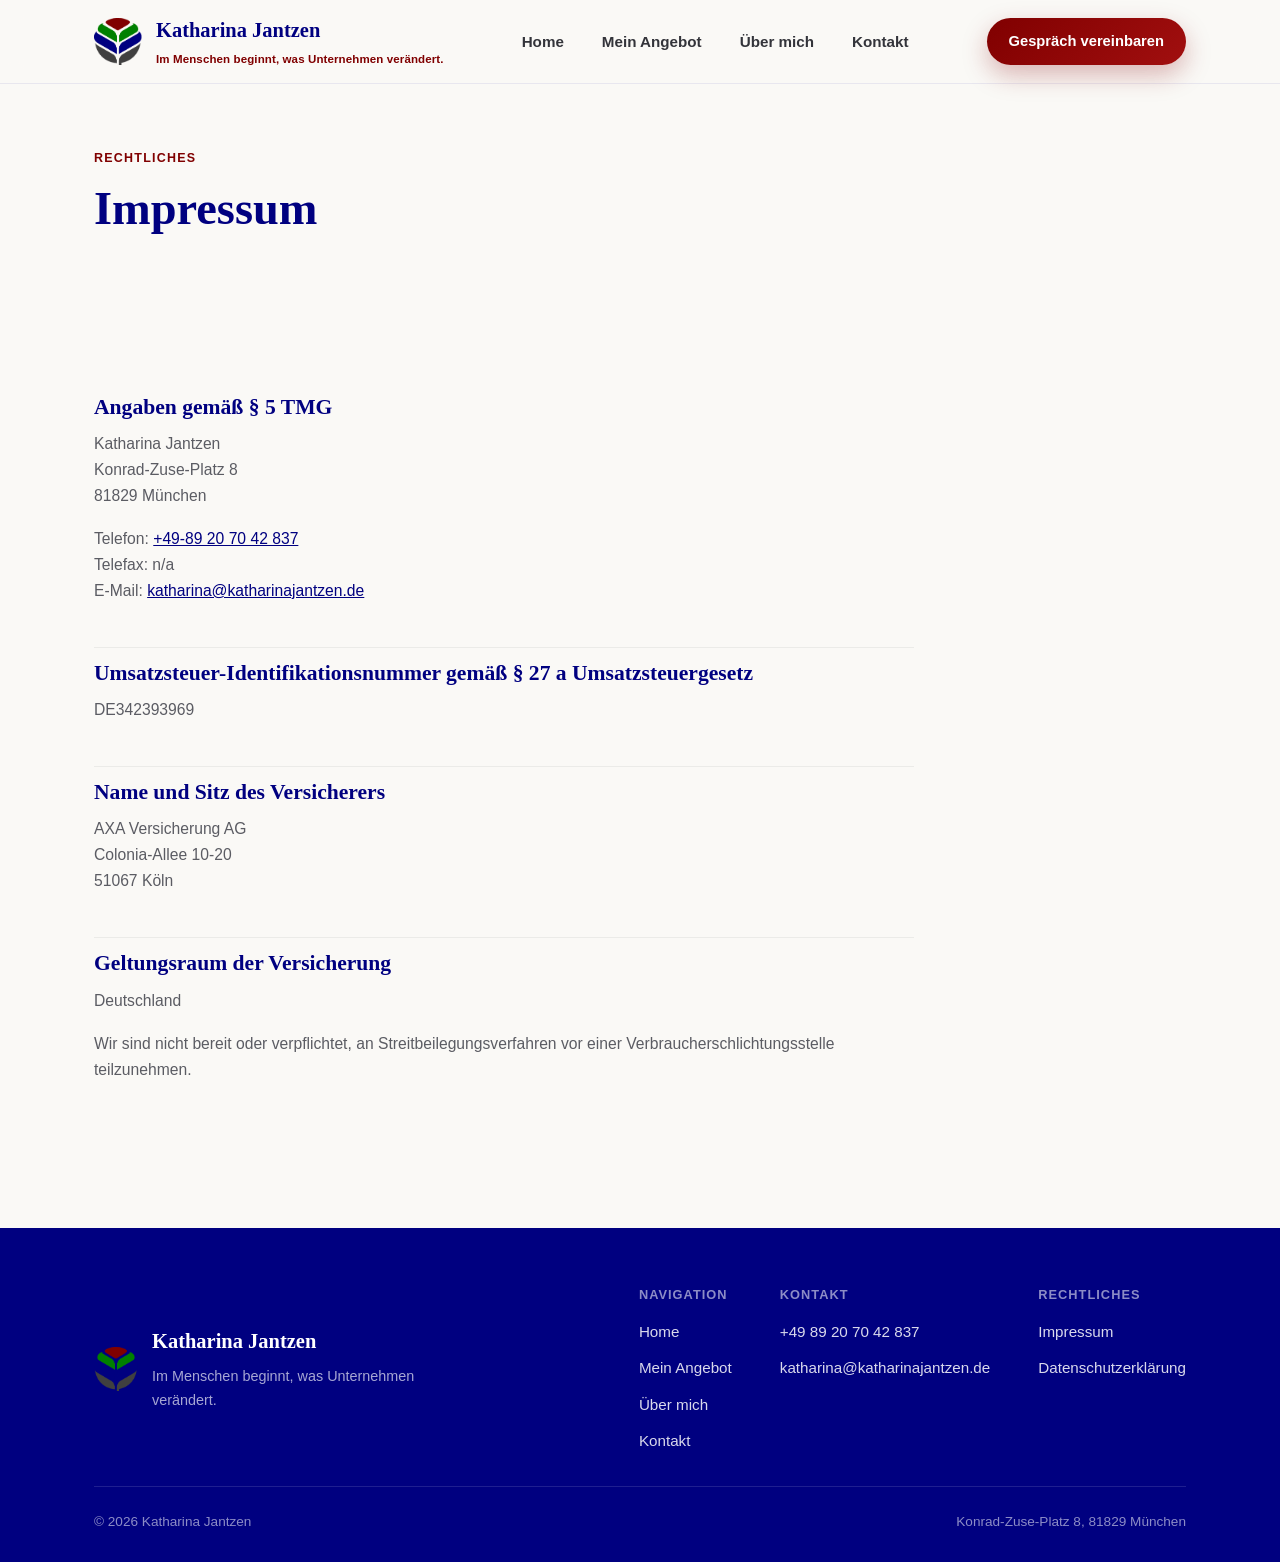
<file: impressum.html>
<!DOCTYPE html>
<html lang="de">
<head>
<meta charset="UTF-8">
<meta name="viewport" content="width=device-width, initial-scale=1.0">
<title>Impressum — Katharina Jantzen</title>
<meta name="description" content="Impressum von Katharina Jantzen, Nachfolgeberatung & Organisationsentwicklung, München.">
<meta name="robots" content="noindex, follow">
<link rel="canonical" href="https://katharinajantzen.de/impressum.html">

<meta property="og:type" content="website">
<meta property="og:site_name" content="Katharina Jantzen">
<meta property="og:locale" content="de_DE">
<meta property="og:title" content="Impressum — Katharina Jantzen">
<meta property="og:description" content="Impressum von Katharina Jantzen, Nachfolgeberatung & Organisationsentwicklung, München.">
<meta property="og:url" content="https://katharinajantzen.de/impressum.html">
<meta property="og:image" content="https://katharinajantzen.de/assets/katharina-portrait.jpg">

<meta name="twitter:card" content="summary_large_image">
<meta name="twitter:title" content="Impressum — Katharina Jantzen">
<meta name="twitter:description" content="Impressum von Katharina Jantzen, Nachfolgeberatung & Organisationsentwicklung, München.">
<meta name="twitter:image" content="https://katharinajantzen.de/assets/katharina-portrait.jpg">

<script type="application/ld+json">
{
  "@context": "https://schema.org",
  "@graph": [
    {
      "@type": "ProfessionalService",
      "@id": "https://katharinajantzen.de/#organization",
      "name": "Katharina Jantzen – Nachfolgeberatung & Organisationsentwicklung",
      "url": "https://katharinajantzen.de/",
      "logo": "https://katharinajantzen.de/assets/logo.png",
      "image": "https://katharinajantzen.de/assets/katharina-portrait.jpg",
      "description": "Begleitung in Unternehmensnachfolge, Organisationsentwicklung und Transformationsprozessen für Unternehmerinnen, Unternehmer und Familienunternehmen.",
      "address": {
        "@type": "PostalAddress",
        "streetAddress": "Konrad-Zuse-Platz 8",
        "postalCode": "81829",
        "addressLocality": "München",
        "addressCountry": "DE"
      },
      "telephone": "+49-89-2070-42837",
      "email": "katharina@katharinajantzen.de",
      "areaServed": "DE",
      "founder": {
        "@id": "https://katharinajantzen.de/#katharina"
      }
    },
    {
      "@type": "Person",
      "@id": "https://katharinajantzen.de/#katharina",
      "name": "Katharina Jantzen",
      "jobTitle": "Nachfolgeberaterin & Organisationsentwicklerin",
      "worksFor": {
        "@id": "https://katharinajantzen.de/#organization"
      },
      "url": "https://katharinajantzen.de/ueber-mich.html",
      "image": "https://katharinajantzen.de/assets/katharina-portrait.jpg"
    }
  ]
}
</script>
<link rel="icon" type="image/png" href="assets/logo.png">
<link rel="stylesheet" href="css/style.css">
</head>
<body>

<header class="site-header">
  <div class="container header-inner">
    <a href="index.html" class="brand">
      <img src="assets/logo.png" alt="Logo Katharina Jantzen" class="brand-logo">
      <span class="brand-text">
        <span class="brand-name">Katharina Jantzen</span>
        <span class="brand-tagline">Im Menschen beginnt, was Unternehmen verändert.</span>
      </span>
    </a>
    <nav class="main-nav" aria-label="Hauptnavigation">
      <a href="index.html">Home</a>
      <a href="mein-angebot.html">Mein Angebot</a>
      <a href="ueber-mich.html">Über mich</a>
      <a href="kontakt.html">Kontakt</a>
          <a href="kontakt.html" class="btn btn-primary nav-cta">Gespräch vereinbaren</a>
    </nav>
    <div class="header-cta">
      <a href="kontakt.html" class="btn btn-primary">Gespräch vereinbaren</a>
      <button class="nav-toggle" aria-label="Menü öffnen" aria-expanded="false">
        <span></span><span></span><span></span>
      </button>
    </div>
  </div>
</header>

<main>
  <section class="page-hero">
    <div class="container">
      <div class="page-hero-inner reveal">
        <span class="kicker">Rechtliches</span>
        <h1>Impressum</h1>
      </div>
    </div>
  </section>

  <section class="section">
    <div class="container">
      <div class="content-block legal-content">
        <h2>Angaben gemäß § 5 TMG</h2>
        <p>
          Katharina Jantzen<br>
          Konrad-Zuse-Platz 8<br>
          81829 München
        </p>

        <p>
          Telefon: <a href="tel:+4989207042837">+49-89 20 70 42 837</a><br>
          Telefax: n/a<br>
          E-Mail: <a href="mailto:katharina@katharinajantzen.de">katharina@katharinajantzen.de</a>
        </p>

        <h2>Umsatzsteuer-Identifikationsnummer gemäß § 27 a Umsatzsteuergesetz</h2>
        <p>DE342393969</p>

        <h2>Name und Sitz des Versicherers</h2>
        <p>
          AXA Versicherung AG<br>
          Colonia-Allee 10-20<br>
          51067 Köln
        </p>

        <h2>Geltungsraum der Versicherung</h2>
        <p>Deutschland</p>

        <p>Wir sind nicht bereit oder verpflichtet, an Streitbeilegungsverfahren vor einer Verbraucherschlichtungsstelle teilzunehmen.</p>
      </div>
    </div>
  </section>
</main>

<footer class="site-footer">
  <div class="container">
    <div class="footer-top">
      <div class="footer-brand">
        <img src="assets/logo.png" alt="Logo Katharina Jantzen" class="brand-logo">
        <div>
          <span class="brand-name">Katharina Jantzen</span>
          <p>Im Menschen beginnt, was Unternehmen verändert.</p>
        </div>
      </div>
      <nav class="footer-nav" aria-label="Footer-Navigation">
        <div class="footer-col">
          <h5>Navigation</h5>
          <ul>
            <li><a href="index.html">Home</a></li>
            <li><a href="mein-angebot.html">Mein Angebot</a></li>
            <li><a href="ueber-mich.html">Über mich</a></li>
            <li><a href="kontakt.html">Kontakt</a></li>
          </ul>
        </div>
        <div class="footer-col">
          <h5>Kontakt</h5>
          <ul>
            <li><a href="tel:+4989207042837">+49 89 20 70 42 837</a></li>
            <li><a href="mailto:katharina@katharinajantzen.de">katharina@katharinajantzen.de</a></li>
          </ul>
        </div>
        <div class="footer-col">
          <h5>Rechtliches</h5>
          <ul>
            <li><a href="impressum.html">Impressum</a></li>
            <li><a href="datenschutz.html">Datenschutzerklärung</a></li>
          </ul>
        </div>
      </nav>
    </div>
    <div class="footer-bottom">
      <span>© 2026 Katharina Jantzen</span>
      <span>Konrad-Zuse-Platz 8, 81829 München</span>
    </div>
  </div>
</footer>

<script src="js/main.js"></script>
</body>
</html>
</file>
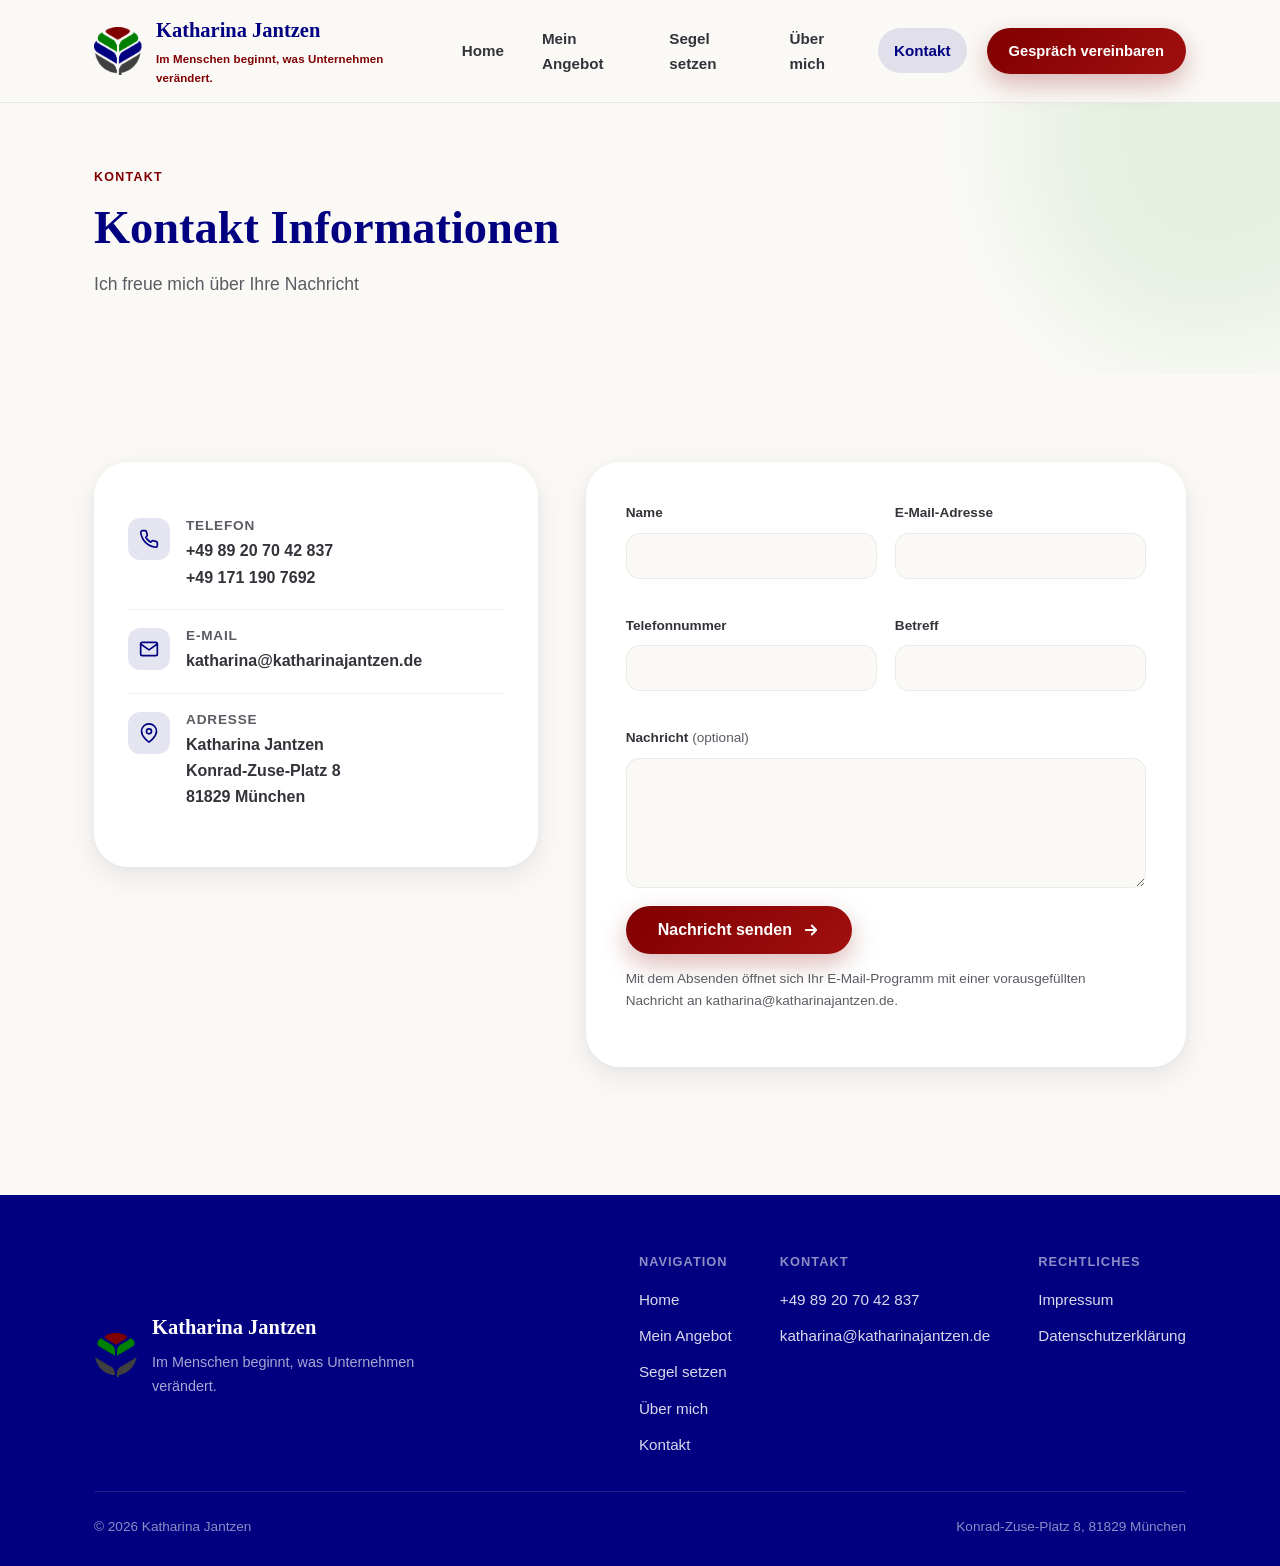
<file: kontakt.html>
<!DOCTYPE html>
<html lang="de">
<head>
<meta charset="UTF-8">
<meta name="viewport" content="width=device-width, initial-scale=1.0">
<title>Kontakt — Katharina Jantzen | Nachfolgeberatung München</title>
<meta name="description" content="Kontaktieren Sie Katharina Jantzen für ein erstes Gespräch zu Unternehmensnachfolge, Organisationsentwicklung und Transformationsbegleitung in München.">
<link rel="canonical" href="https://katharinajantzen.de/kontakt.html">

<meta property="og:type" content="website">
<meta property="og:site_name" content="Katharina Jantzen">
<meta property="og:locale" content="de_DE">
<meta property="og:title" content="Kontakt — Katharina Jantzen | Nachfolgeberatung München">
<meta property="og:description" content="Kontaktieren Sie Katharina Jantzen für ein erstes Gespräch zu Unternehmensnachfolge, Organisationsentwicklung und Transformationsbegleitung in München.">
<meta property="og:url" content="https://katharinajantzen.de/kontakt.html">
<meta property="og:image" content="https://katharinajantzen.de/assets/katharina-portrait.jpg">

<meta name="twitter:card" content="summary_large_image">
<meta name="twitter:title" content="Kontakt — Katharina Jantzen | Nachfolgeberatung München">
<meta name="twitter:description" content="Kontaktieren Sie Katharina Jantzen für ein erstes Gespräch zu Unternehmensnachfolge, Organisationsentwicklung und Transformationsbegleitung in München.">
<meta name="twitter:image" content="https://katharinajantzen.de/assets/katharina-portrait.jpg">

<script type="application/ld+json">
{
  "@context": "https://schema.org",
  "@graph": [
    {
      "@type": "ProfessionalService",
      "@id": "https://katharinajantzen.de/#organization",
      "name": "Katharina Jantzen – Nachfolgeberatung & Organisationsentwicklung",
      "url": "https://katharinajantzen.de/",
      "logo": "https://katharinajantzen.de/assets/logo.png",
      "image": "https://katharinajantzen.de/assets/katharina-portrait.jpg",
      "description": "Begleitung in Unternehmensnachfolge, Organisationsentwicklung und Transformationsprozessen für Unternehmerinnen, Unternehmer und Familienunternehmen.",
      "address": {
        "@type": "PostalAddress",
        "streetAddress": "Konrad-Zuse-Platz 8",
        "postalCode": "81829",
        "addressLocality": "München",
        "addressCountry": "DE"
      },
      "telephone": "+49-89-2070-42837",
      "email": "katharina@katharinajantzen.de",
      "areaServed": "DE",
      "founder": {
        "@id": "https://katharinajantzen.de/#katharina"
      }
    },
    {
      "@type": "Person",
      "@id": "https://katharinajantzen.de/#katharina",
      "name": "Katharina Jantzen",
      "jobTitle": "Nachfolgeberaterin & Organisationsentwicklerin",
      "worksFor": {
        "@id": "https://katharinajantzen.de/#organization"
      },
      "url": "https://katharinajantzen.de/ueber-mich.html",
      "image": "https://katharinajantzen.de/assets/katharina-portrait.jpg"
    }
  ]
}
</script>
<link rel="icon" type="image/png" href="assets/logo.png">
<link rel="stylesheet" href="css/style.css">
</head>
<body>

<header class="site-header">
  <div class="container header-inner">
    <a href="index.html" class="brand">
      <img src="assets/logo.png" alt="Logo Katharina Jantzen" class="brand-logo">
      <span class="brand-text">
        <span class="brand-name">Katharina Jantzen</span>
        <span class="brand-tagline">Im Menschen beginnt, was Unternehmen verändert.</span>
      </span>
    </a>
    <nav class="main-nav" aria-label="Hauptnavigation">
      <a href="index.html">Home</a>
      <a href="mein-angebot.html">Mein Angebot</a>
      <a href="segel-setzen.html">Segel setzen</a>
      <a href="ueber-mich.html">Über mich</a>
      <a href="kontakt.html" class="is-active">Kontakt</a>
          <a href="kontakt.html" class="btn btn-primary nav-cta">Gespräch vereinbaren</a>
    </nav>
    <div class="header-cta">
      <a href="kontakt.html" class="btn btn-primary">Gespräch vereinbaren</a>
      <button class="nav-toggle" aria-label="Menü öffnen" aria-expanded="false">
        <span></span><span></span><span></span>
      </button>
    </div>
  </div>
</header>

<main>

  <section class="page-hero">
    <div class="blob blob-a"></div>
    <div class="container">
      <div class="page-hero-inner reveal">
        <span class="kicker">Kontakt</span>
        <h1>Kontakt Informationen</h1>
        <p class="lede">Ich freue mich über Ihre Nachricht</p>
      </div>
    </div>
  </section>

  <section class="section">
    <div class="container">
      <div class="contact-grid">

        <div class="contact-card reveal">
          <div class="contact-row">
            <div class="contact-icon">
              <svg viewBox="0 0 24 24" fill="none" stroke-width="2" stroke-linecap="round" stroke-linejoin="round"><path d="M22 16.92v3a2 2 0 0 1-2.18 2 19.79 19.79 0 0 1-8.63-3.07 19.5 19.5 0 0 1-6-6 19.79 19.79 0 0 1-3.07-8.67A2 2 0 0 1 4.11 2h3a2 2 0 0 1 2 1.72c.127.96.362 1.903.7 2.81a2 2 0 0 1-.45 2.11L8.09 9.91a16 16 0 0 0 6 6l1.27-1.27a2 2 0 0 1 2.11-.45c.907.338 1.85.573 2.81.7A2 2 0 0 1 22 16.92z"/></svg>
            </div>
            <div>
              <h4>Telefon</h4>
              <a href="tel:+4989207042837">+49 89 20 70 42 837</a>
              <a href="tel:+491711907692">+49 171 190 7692</a>
            </div>
          </div>

          <div class="contact-row">
            <div class="contact-icon">
              <svg viewBox="0 0 24 24" fill="none" stroke-width="2" stroke-linecap="round" stroke-linejoin="round"><path d="M4 4h16v16H4z" opacity="0"/><path d="M22 6 12 13 2 6"/><rect x="2" y="4" width="20" height="16" rx="2"/></svg>
            </div>
            <div>
              <h4>E-Mail</h4>
              <a href="mailto:katharina@katharinajantzen.de">katharina@katharinajantzen.de</a>
            </div>
          </div>

          <div class="contact-row">
            <div class="contact-icon">
              <svg viewBox="0 0 24 24" fill="none" stroke-width="2" stroke-linecap="round" stroke-linejoin="round"><path d="M21 10c0 7-9 13-9 13s-9-6-9-13a9 9 0 0 1 18 0Z"/><circle cx="12" cy="10" r="3"/></svg>
            </div>
            <div>
              <h4>Adresse</h4>
              <span>Katharina Jantzen</span>
              <span>Konrad-Zuse-Platz 8</span>
              <span>81829 München</span>
            </div>
          </div>
        </div>

        <div class="contact-form-wrap reveal">
          <form class="contact-form">
            <div class="form-grid">
              <div class="form-field">
                <label for="name">Name</label>
                <input type="text" id="name" name="name" required>
              </div>
              <div class="form-field">
                <label for="email">E-Mail-Adresse</label>
                <input type="email" id="email" name="email" required>
              </div>
              <div class="form-field">
                <label for="phone">Telefonnummer</label>
                <input type="tel" id="phone" name="phone" required>
              </div>
              <div class="form-field">
                <label for="subject">Betreff</label>
                <input type="text" id="subject" name="subject">
              </div>
              <div class="form-field full">
                <label for="message">Nachricht <span class="opt">(optional)</span></label>
                <textarea id="message" name="message"></textarea>
              </div>
            </div>
            <button type="submit" class="btn btn-primary">
              Nachricht senden
              <svg viewBox="0 0 24 24" fill="none" stroke="currentColor" stroke-width="2.4" stroke-linecap="round" stroke-linejoin="round"><path d="M5 12h14M13 6l6 6-6 6"/></svg>
            </button>
            <p class="form-note">Mit dem Absenden öffnet sich Ihr E-Mail-Programm mit einer vorausgefüllten Nachricht an katharina@katharinajantzen.de.</p>
          </form>
        </div>

      </div>
    </div>
  </section>

</main>

<footer class="site-footer">
  <div class="container">
    <div class="footer-top">
      <div class="footer-brand">
        <img src="assets/logo.png" alt="Logo Katharina Jantzen" class="brand-logo">
        <div>
          <span class="brand-name">Katharina Jantzen</span>
          <p>Im Menschen beginnt, was Unternehmen verändert.</p>
        </div>
      </div>
      <nav class="footer-nav" aria-label="Footer-Navigation">
        <div class="footer-col">
          <h5>Navigation</h5>
          <ul>
            <li><a href="index.html">Home</a></li>
            <li><a href="mein-angebot.html">Mein Angebot</a></li>
            <li><a href="segel-setzen.html">Segel setzen</a></li>
            <li><a href="ueber-mich.html">Über mich</a></li>
            <li><a href="kontakt.html">Kontakt</a></li>
          </ul>
        </div>
        <div class="footer-col">
          <h5>Kontakt</h5>
          <ul>
            <li><a href="tel:+4989207042837">+49 89 20 70 42 837</a></li>
            <li><a href="mailto:katharina@katharinajantzen.de">katharina@katharinajantzen.de</a></li>
          </ul>
        </div>
        <div class="footer-col">
          <h5>Rechtliches</h5>
          <ul>
            <li><a href="impressum.html">Impressum</a></li>
            <li><a href="datenschutz.html">Datenschutzerklärung</a></li>
          </ul>
        </div>
      </nav>
    </div>
    <div class="footer-bottom">
      <span>© 2026 Katharina Jantzen</span>
      <span>Konrad-Zuse-Platz 8, 81829 München</span>
    </div>
  </div>
</footer>

<script src="js/main.js"></script>
</body>
</html>
</file>
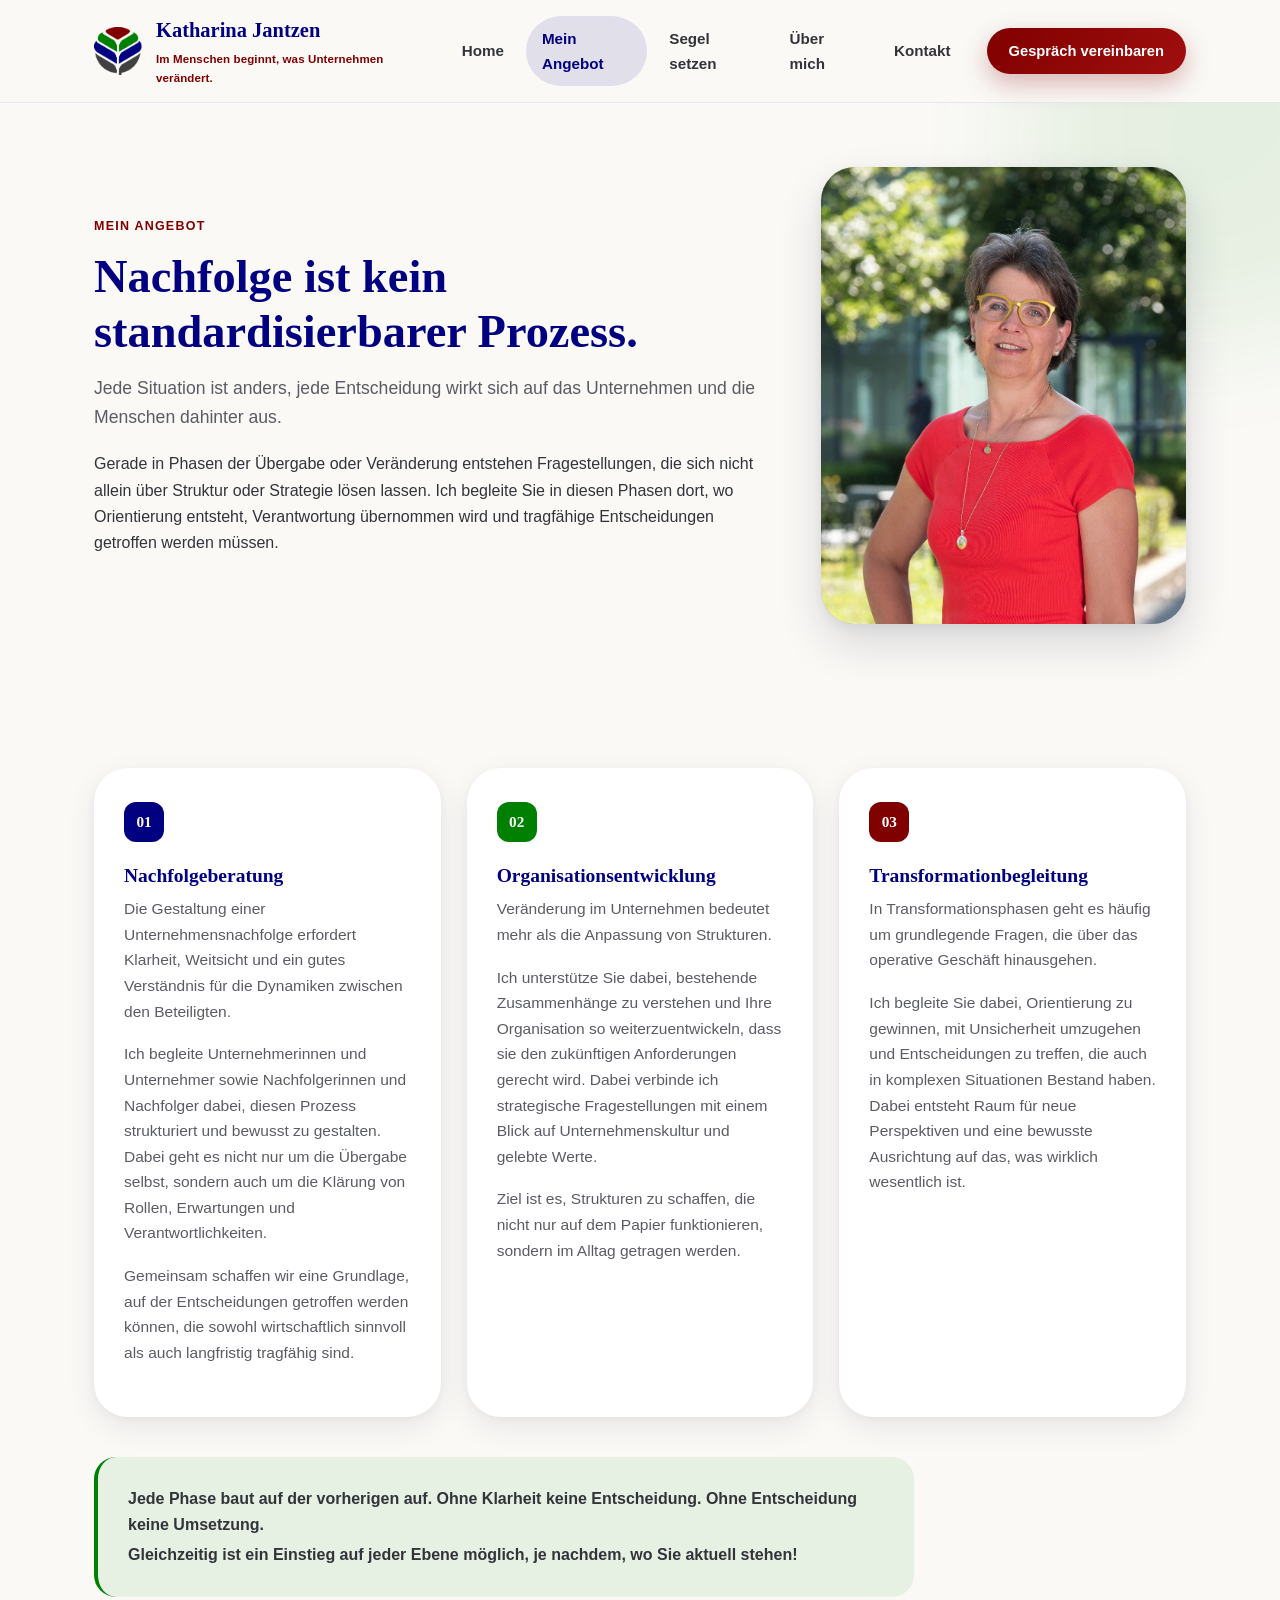
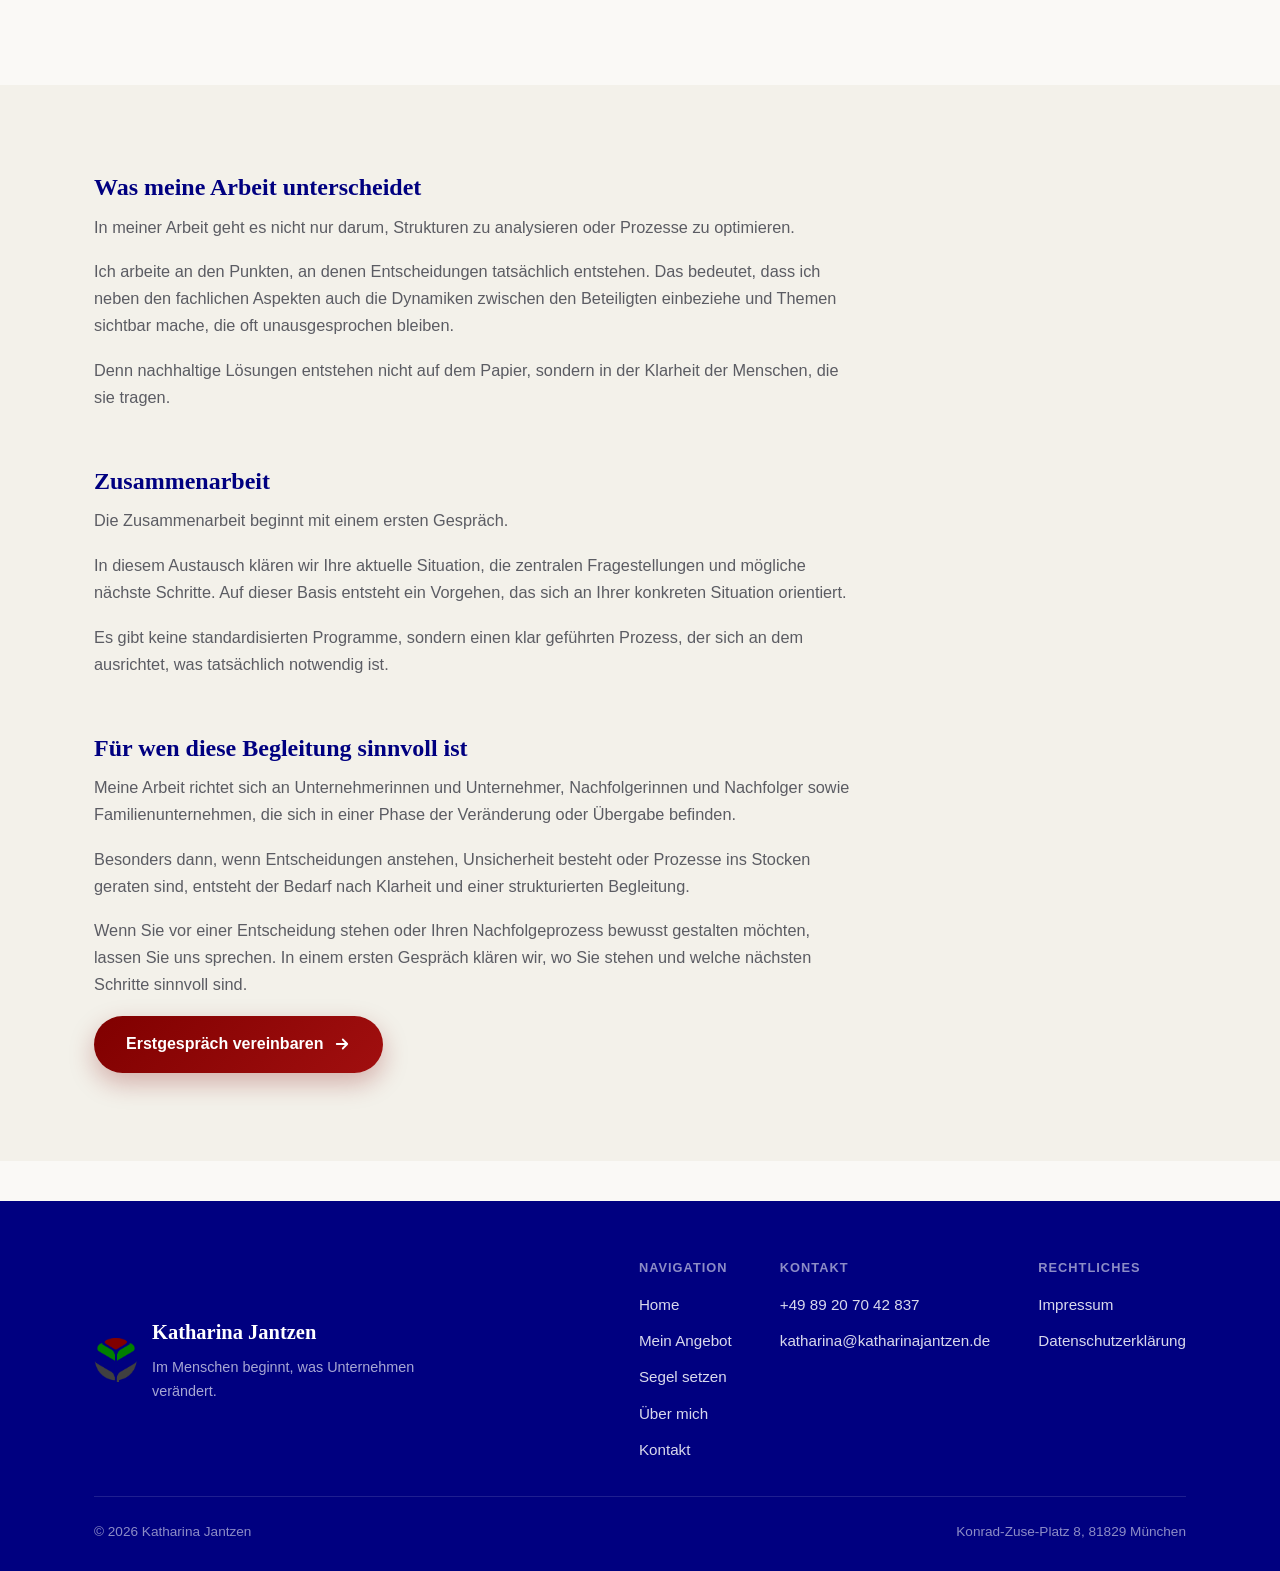
<file: mein-angebot.html>
<!DOCTYPE html>
<html lang="de">
<head>
<meta charset="UTF-8">
<meta name="viewport" content="width=device-width, initial-scale=1.0">
<title>Mein Angebot — Nachfolgeberatung & Organisationsentwicklung | Katharina Jantzen</title>
<meta name="description" content="Nachfolgeberatung, Organisationsentwicklung und Transformationsbegleitung für Unternehmerinnen, Unternehmer und Familienunternehmen.">
<link rel="canonical" href="https://katharinajantzen.de/mein-angebot.html">

<meta property="og:type" content="website">
<meta property="og:site_name" content="Katharina Jantzen">
<meta property="og:locale" content="de_DE">
<meta property="og:title" content="Mein Angebot — Nachfolgeberatung & Organisationsentwicklung | Katharina Jantzen">
<meta property="og:description" content="Nachfolgeberatung, Organisationsentwicklung und Transformationsbegleitung für Unternehmerinnen, Unternehmer und Familienunternehmen.">
<meta property="og:url" content="https://katharinajantzen.de/mein-angebot.html">
<meta property="og:image" content="https://katharinajantzen.de/assets/katharina-portrait.jpg">

<meta name="twitter:card" content="summary_large_image">
<meta name="twitter:title" content="Mein Angebot — Nachfolgeberatung & Organisationsentwicklung | Katharina Jantzen">
<meta name="twitter:description" content="Nachfolgeberatung, Organisationsentwicklung und Transformationsbegleitung für Unternehmerinnen, Unternehmer und Familienunternehmen.">
<meta name="twitter:image" content="https://katharinajantzen.de/assets/katharina-portrait.jpg">

<script type="application/ld+json">
{
  "@context": "https://schema.org",
  "@graph": [
    {
      "@type": "ProfessionalService",
      "@id": "https://katharinajantzen.de/#organization",
      "name": "Katharina Jantzen – Nachfolgeberatung & Organisationsentwicklung",
      "url": "https://katharinajantzen.de/",
      "logo": "https://katharinajantzen.de/assets/logo.png",
      "image": "https://katharinajantzen.de/assets/katharina-portrait.jpg",
      "description": "Begleitung in Unternehmensnachfolge, Organisationsentwicklung und Transformationsprozessen für Unternehmerinnen, Unternehmer und Familienunternehmen.",
      "address": {
        "@type": "PostalAddress",
        "streetAddress": "Konrad-Zuse-Platz 8",
        "postalCode": "81829",
        "addressLocality": "München",
        "addressCountry": "DE"
      },
      "telephone": "+49-89-2070-42837",
      "email": "katharina@katharinajantzen.de",
      "areaServed": "DE",
      "founder": {
        "@id": "https://katharinajantzen.de/#katharina"
      }
    },
    {
      "@type": "Person",
      "@id": "https://katharinajantzen.de/#katharina",
      "name": "Katharina Jantzen",
      "jobTitle": "Nachfolgeberaterin & Organisationsentwicklerin",
      "worksFor": {
        "@id": "https://katharinajantzen.de/#organization"
      },
      "url": "https://katharinajantzen.de/ueber-mich.html",
      "image": "https://katharinajantzen.de/assets/katharina-portrait.jpg"
    },
    {
      "@type": "Service",
      "serviceType": "Nachfolgeberatung",
      "provider": {
        "@id": "https://katharinajantzen.de/#organization"
      },
      "areaServed": "DE",
      "description": "Strukturierte, bewusste Begleitung der Unternehmensnachfolge – von der Klärung von Rollen und Erwartungen bis zur tragfähigen Entscheidung."
    },
    {
      "@type": "Service",
      "serviceType": "Organisationsentwicklung",
      "provider": {
        "@id": "https://katharinajantzen.de/#organization"
      },
      "areaServed": "DE",
      "description": "Systemische Organisationsentwicklung mit Fokus auf gelebte Unternehmenskultur und zukunftsfähige Strukturen."
    },
    {
      "@type": "Service",
      "serviceType": "Transformationsbegleitung",
      "provider": {
        "@id": "https://katharinajantzen.de/#organization"
      },
      "areaServed": "DE",
      "description": "Begleitung durch Transformationsphasen – Orientierung gewinnen, Unsicherheit begegnen, tragfähige Entscheidungen treffen."
    }
  ]
}
</script>
<link rel="icon" type="image/png" href="assets/logo.png">
<link rel="stylesheet" href="css/style.css">
</head>
<body>

<header class="site-header">
  <div class="container header-inner">
    <a href="index.html" class="brand">
      <img src="assets/logo.png" alt="Logo Katharina Jantzen" class="brand-logo">
      <span class="brand-text">
        <span class="brand-name">Katharina Jantzen</span>
        <span class="brand-tagline">Im Menschen beginnt, was Unternehmen verändert.</span>
      </span>
    </a>
    <nav class="main-nav" aria-label="Hauptnavigation">
      <a href="index.html">Home</a>
      <a href="mein-angebot.html" class="is-active">Mein Angebot</a>
      <a href="segel-setzen.html">Segel setzen</a>
      <a href="ueber-mich.html">Über mich</a>
      <a href="kontakt.html">Kontakt</a>
          <a href="kontakt.html" class="btn btn-primary nav-cta">Gespräch vereinbaren</a>
    </nav>
    <div class="header-cta">
      <a href="kontakt.html" class="btn btn-primary">Gespräch vereinbaren</a>
      <button class="nav-toggle" aria-label="Menü öffnen" aria-expanded="false">
        <span></span><span></span><span></span>
      </button>
    </div>
  </div>
</header>

<main>

  <section class="page-hero">
    <div class="blob blob-a"></div>
    <div class="container">
      <div class="page-hero-top">
        <div class="page-hero-inner reveal">
          <span class="kicker">Mein Angebot</span>
          <h1>Nachfolge ist kein standardisierbarer Prozess.</h1>
          <p class="lede">Jede Situation ist anders, jede Entscheidung wirkt sich auf das Unternehmen und die Menschen dahinter aus.</p>
          <p>Gerade in Phasen der Übergabe oder Veränderung entstehen Fragestellungen, die sich nicht allein über Struktur oder Strategie lösen lassen. Ich begleite Sie in diesen Phasen dort, wo Orientierung entsteht, Verantwortung übernommen wird und tragfähige Entscheidungen getroffen werden müssen.</p>
        </div>

        <div class="page-photo reveal">
          <div class="page-photo-frame">
            <img src="assets/katharina-outdoor.jpg" alt="Katharina Jantzen">
          </div>
        </div>
      </div>
    </div>
  </section>

  <section class="section">
    <div class="container">
      <div class="services reveal-stagger">

        <article class="service-card reveal" style="--i:0">
          <span class="service-num">01</span>
          <h3>Nachfolgeberatung</h3>
          <p>Die Gestaltung einer Unternehmensnachfolge erfordert Klarheit, Weitsicht und ein gutes Verständnis für die Dynamiken zwischen den Beteiligten.</p>
          <p>Ich begleite Unternehmerinnen und Unternehmer sowie Nachfolgerinnen und Nachfolger dabei, diesen Prozess strukturiert und bewusst zu gestalten. Dabei geht es nicht nur um die Übergabe selbst, sondern auch um die Klärung von Rollen, Erwartungen und Verantwortlichkeiten.</p>
          <p>Gemeinsam schaffen wir eine Grundlage, auf der Entscheidungen getroffen werden können, die sowohl wirtschaftlich sinnvoll als auch langfristig tragfähig sind.</p>
        </article>

        <article class="service-card reveal" style="--i:1">
          <span class="service-num">02</span>
          <h3>Organisationsentwicklung</h3>
          <p>Veränderung im Unternehmen bedeutet mehr als die Anpassung von Strukturen.</p>
          <p>Ich unterstütze Sie dabei, bestehende Zusammenhänge zu verstehen und Ihre Organisation so weiterzuentwickeln, dass sie den zukünftigen Anforderungen gerecht wird. Dabei verbinde ich strategische Fragestellungen mit einem Blick auf Unternehmenskultur und gelebte Werte.</p>
          <p>Ziel ist es, Strukturen zu schaffen, die nicht nur auf dem Papier funktionieren, sondern im Alltag getragen werden.</p>
        </article>

        <article class="service-card reveal" style="--i:2">
          <span class="service-num">03</span>
          <h3>Transformationbegleitung</h3>
          <p>In Transformationsphasen geht es häufig um grundlegende Fragen, die über das operative Geschäft hinausgehen.</p>
          <p>Ich begleite Sie dabei, Orientierung zu gewinnen, mit Unsicherheit umzugehen und Entscheidungen zu treffen, die auch in komplexen Situationen Bestand haben. Dabei entsteht Raum für neue Perspektiven und eine bewusste Ausrichtung auf das, was wirklich wesentlich ist.</p>
        </article>

      </div>

      <div class="callout reveal">
        <p>Jede Phase baut auf der vorherigen auf. Ohne Klarheit keine Entscheidung. Ohne Entscheidung keine Umsetzung.</p>
        <p>Gleichzeitig ist ein Einstieg auf jeder Ebene möglich, je nachdem, wo Sie aktuell stehen!</p>
      </div>
    </div>
  </section>

  <section class="section section-alt">
    <div class="container">
      <div class="content-block reveal">
        <h2>Was meine Arbeit unterscheidet</h2>
        <p>In meiner Arbeit geht es nicht nur darum, Strukturen zu analysieren oder Prozesse zu optimieren.</p>
        <p>Ich arbeite an den Punkten, an denen Entscheidungen tatsächlich entstehen. Das bedeutet, dass ich neben den fachlichen Aspekten auch die Dynamiken zwischen den Beteiligten einbeziehe und Themen sichtbar mache, die oft unausgesprochen bleiben.</p>
        <p>Denn nachhaltige Lösungen entstehen nicht auf dem Papier, sondern in der Klarheit der Menschen, die sie tragen.</p>
      </div>

      <div class="content-block reveal">
        <h2>Zusammenarbeit</h2>
        <p>Die Zusammenarbeit beginnt mit einem ersten Gespräch.</p>
        <p>In diesem Austausch klären wir Ihre aktuelle Situation, die zentralen Fragestellungen und mögliche nächste Schritte. Auf dieser Basis entsteht ein Vorgehen, das sich an Ihrer konkreten Situation orientiert.</p>
        <p>Es gibt keine standardisierten Programme, sondern einen klar geführten Prozess, der sich an dem ausrichtet, was tatsächlich notwendig ist.</p>
      </div>

      <div class="content-block reveal">
        <h2>Für wen diese Begleitung sinnvoll ist</h2>
        <p>Meine Arbeit richtet sich an Unternehmerinnen und Unternehmer, Nachfolgerinnen und Nachfolger sowie Familienunternehmen, die sich in einer Phase der Veränderung oder Übergabe befinden.</p>
        <p>Besonders dann, wenn Entscheidungen anstehen, Unsicherheit besteht oder Prozesse ins Stocken geraten sind, entsteht der Bedarf nach Klarheit und einer strukturierten Begleitung.</p>
        <p>Wenn Sie vor einer Entscheidung stehen oder Ihren Nachfolgeprozess bewusst gestalten möchten, lassen Sie uns sprechen. In einem ersten Gespräch klären wir, wo Sie stehen und welche nächsten Schritte sinnvoll sind.</p>
        <a href="kontakt.html" class="btn btn-primary">
          Erstgespräch vereinbaren
          <svg viewBox="0 0 24 24" fill="none" stroke="currentColor" stroke-width="2.4" stroke-linecap="round" stroke-linejoin="round"><path d="M5 12h14M13 6l6 6-6 6"/></svg>
        </a>
      </div>
    </div>
  </section>

</main>

<footer class="site-footer">
  <div class="container">
    <div class="footer-top">
      <div class="footer-brand">
        <img src="assets/logo.png" alt="Logo Katharina Jantzen" class="brand-logo">
        <div>
          <span class="brand-name">Katharina Jantzen</span>
          <p>Im Menschen beginnt, was Unternehmen verändert.</p>
        </div>
      </div>
      <nav class="footer-nav" aria-label="Footer-Navigation">
        <div class="footer-col">
          <h5>Navigation</h5>
          <ul>
            <li><a href="index.html">Home</a></li>
            <li><a href="mein-angebot.html">Mein Angebot</a></li>
            <li><a href="segel-setzen.html">Segel setzen</a></li>
            <li><a href="ueber-mich.html">Über mich</a></li>
            <li><a href="kontakt.html">Kontakt</a></li>
          </ul>
        </div>
        <div class="footer-col">
          <h5>Kontakt</h5>
          <ul>
            <li><a href="tel:+4989207042837">+49 89 20 70 42 837</a></li>
            <li><a href="mailto:katharina@katharinajantzen.de">katharina@katharinajantzen.de</a></li>
          </ul>
        </div>
        <div class="footer-col">
          <h5>Rechtliches</h5>
          <ul>
            <li><a href="impressum.html">Impressum</a></li>
            <li><a href="datenschutz.html">Datenschutzerklärung</a></li>
          </ul>
        </div>
      </nav>
    </div>
    <div class="footer-bottom">
      <span>© 2026 Katharina Jantzen</span>
      <span>Konrad-Zuse-Platz 8, 81829 München</span>
    </div>
  </div>
</footer>

<script src="js/main.js"></script>
</body>
</html>
</file>
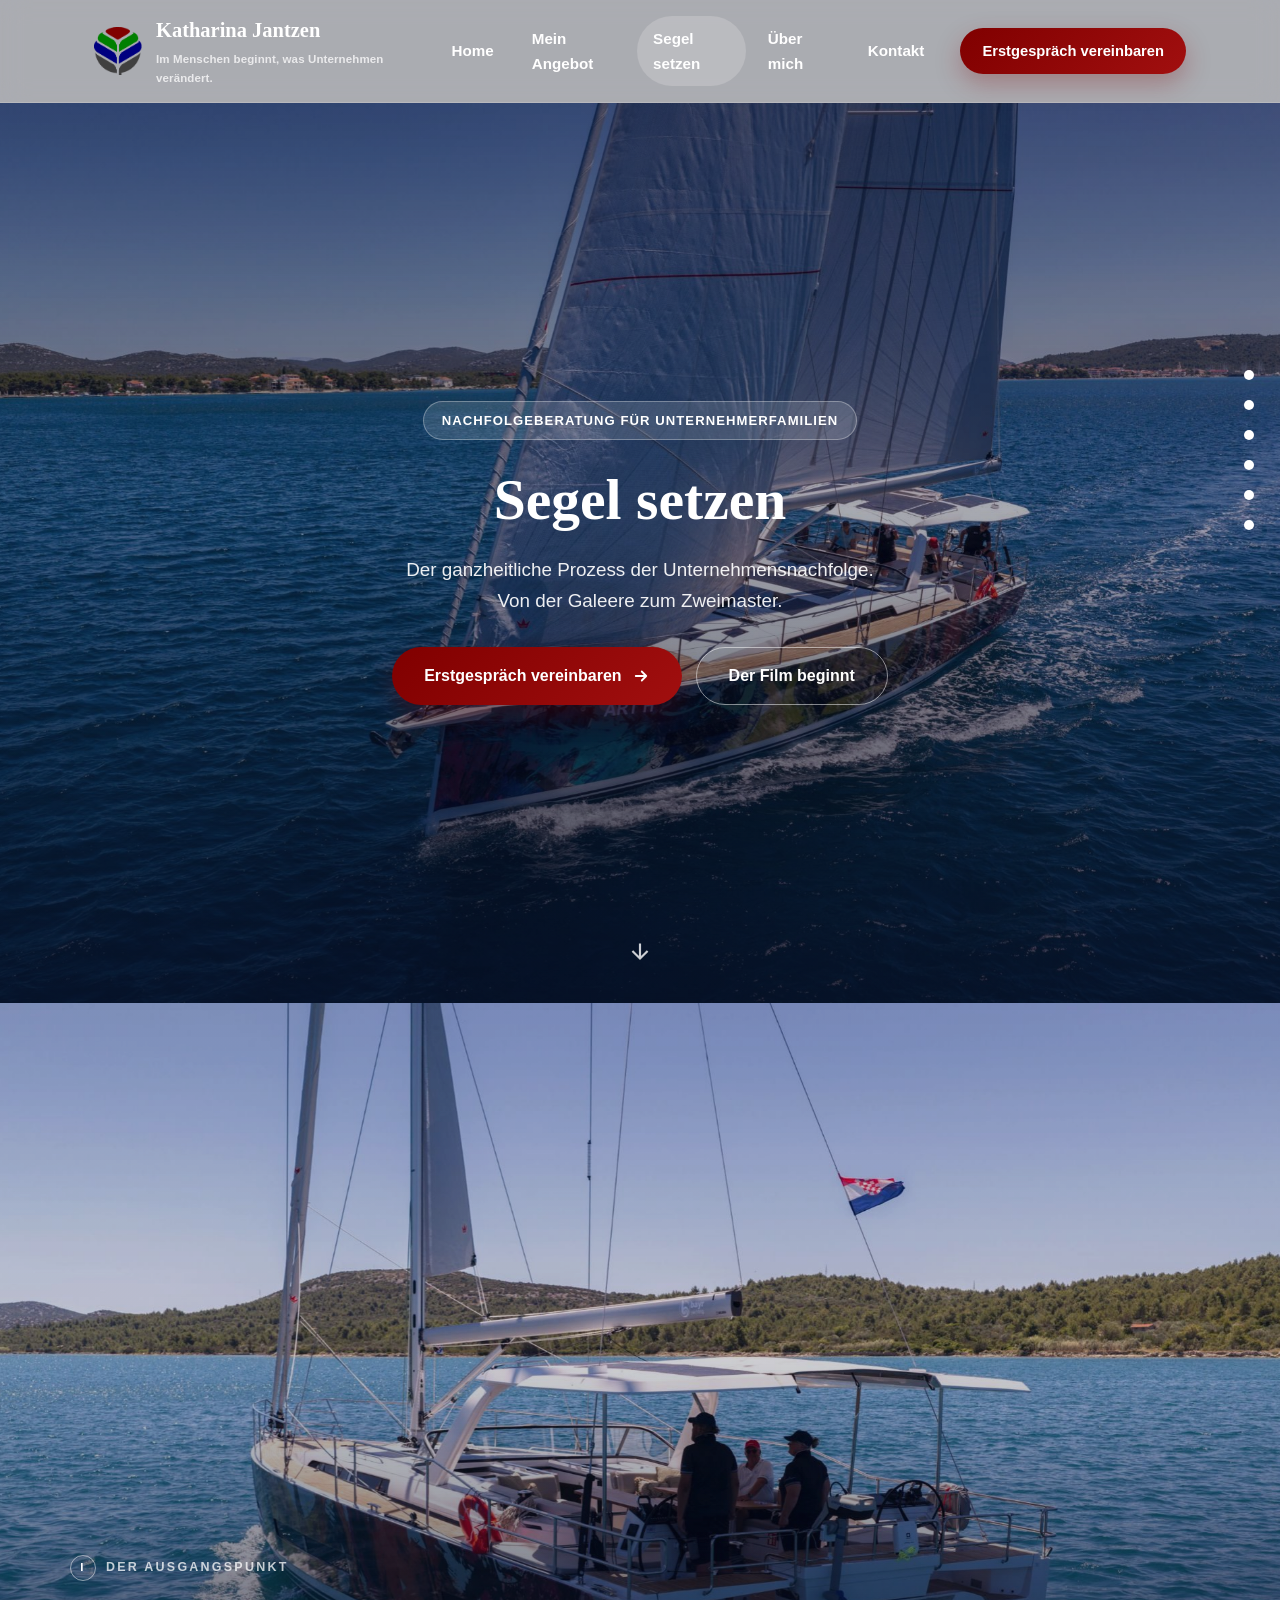
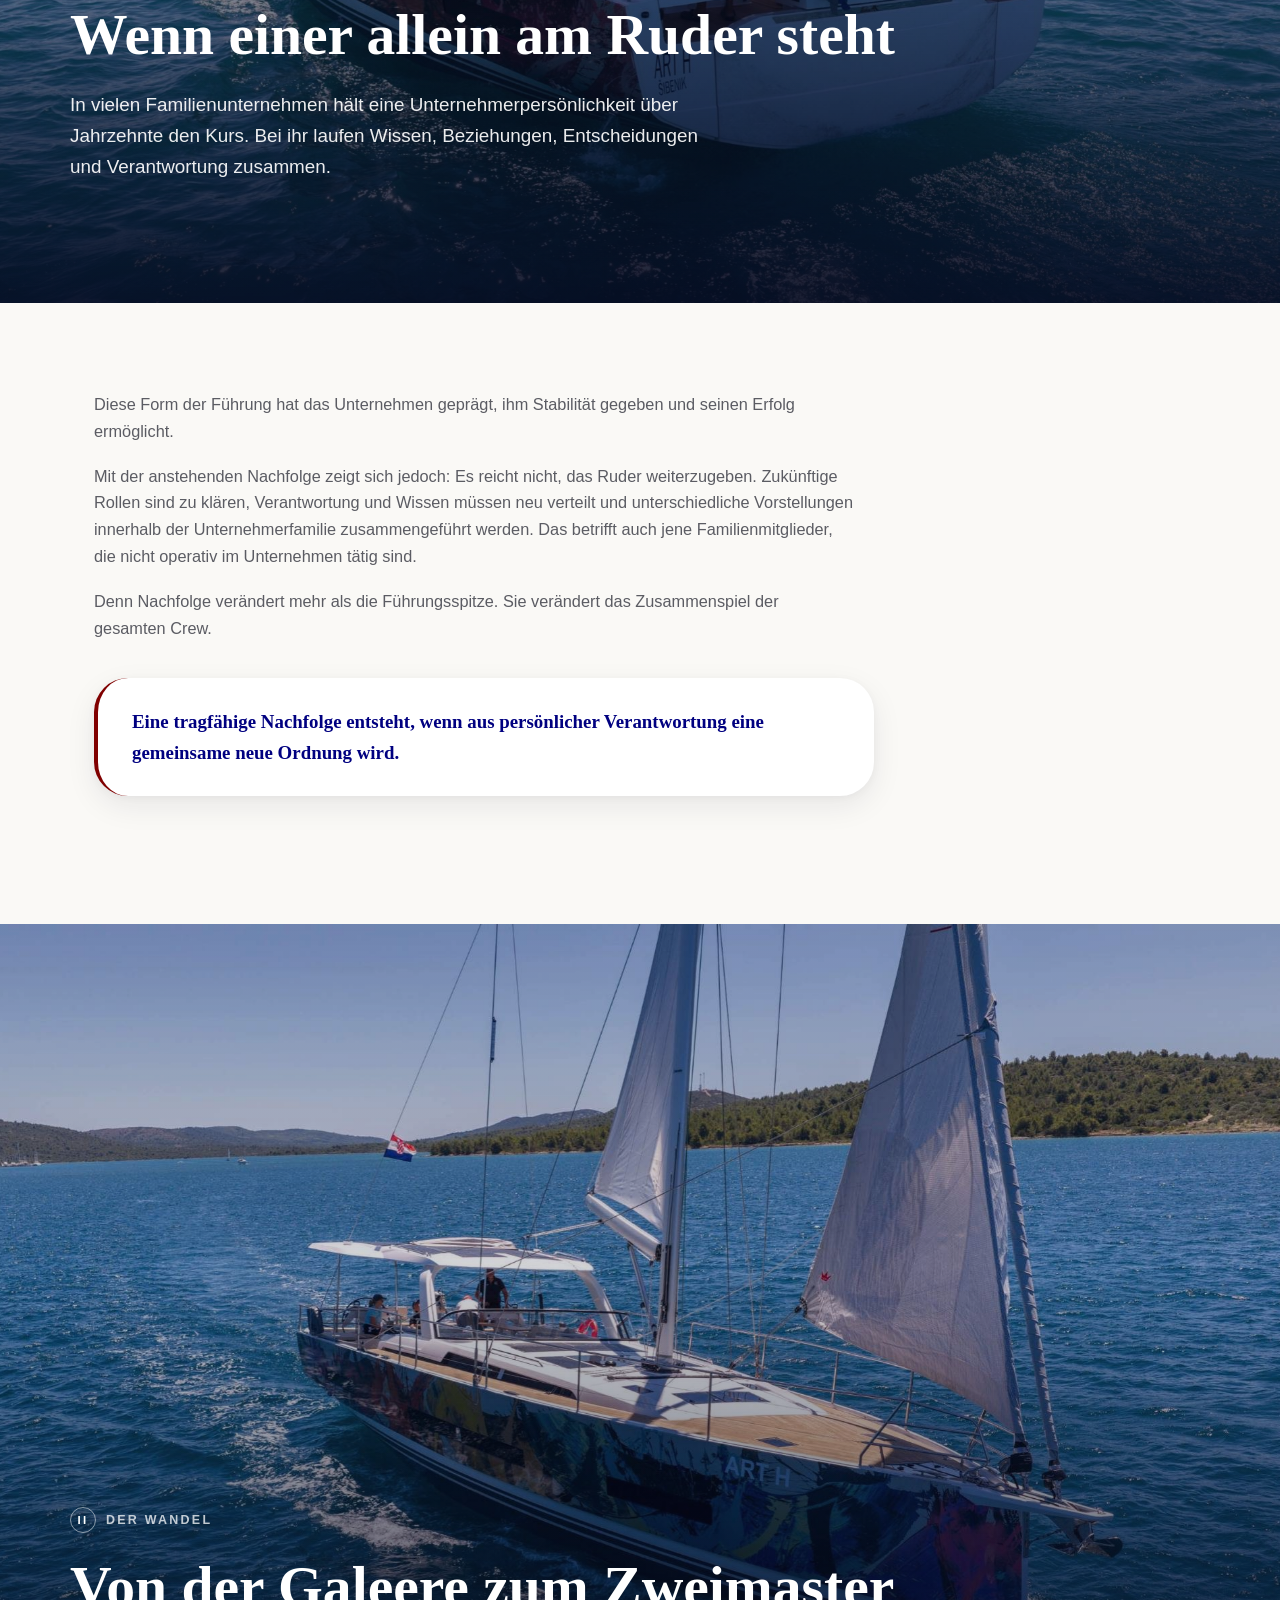
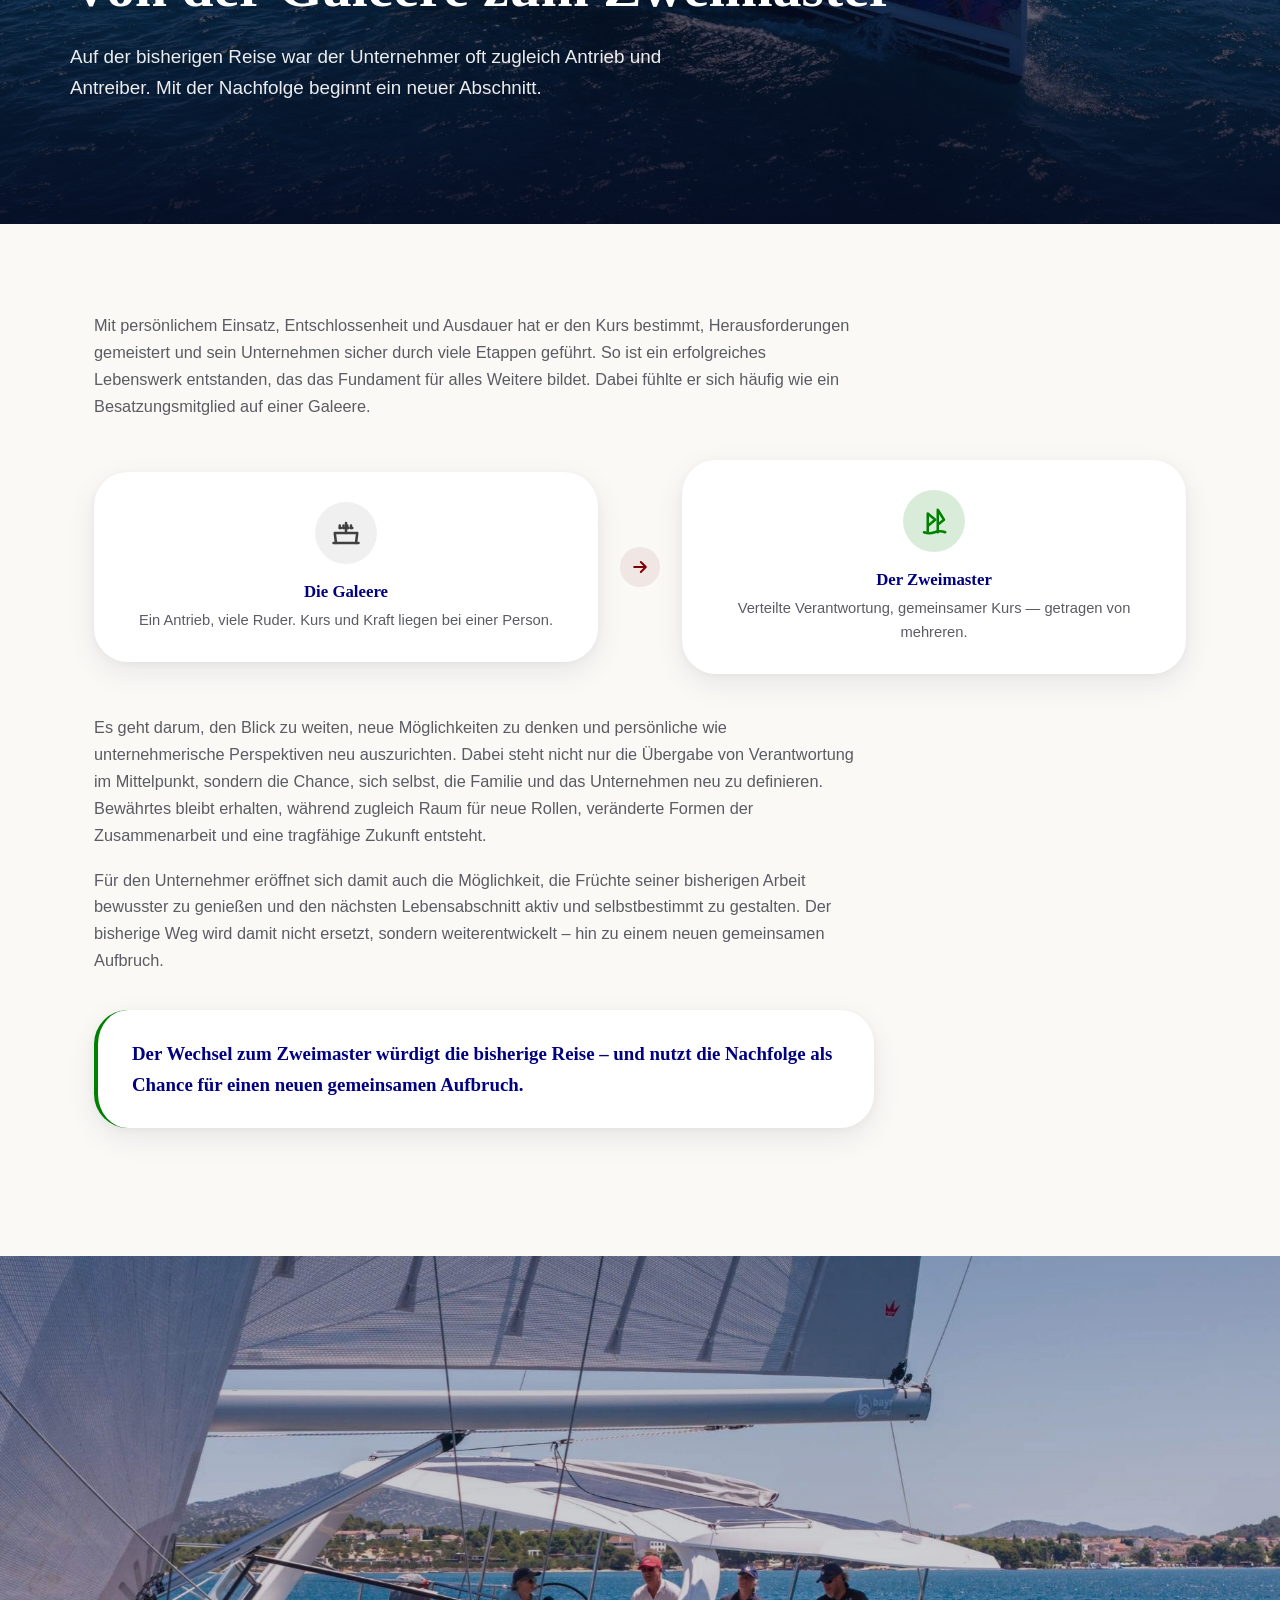
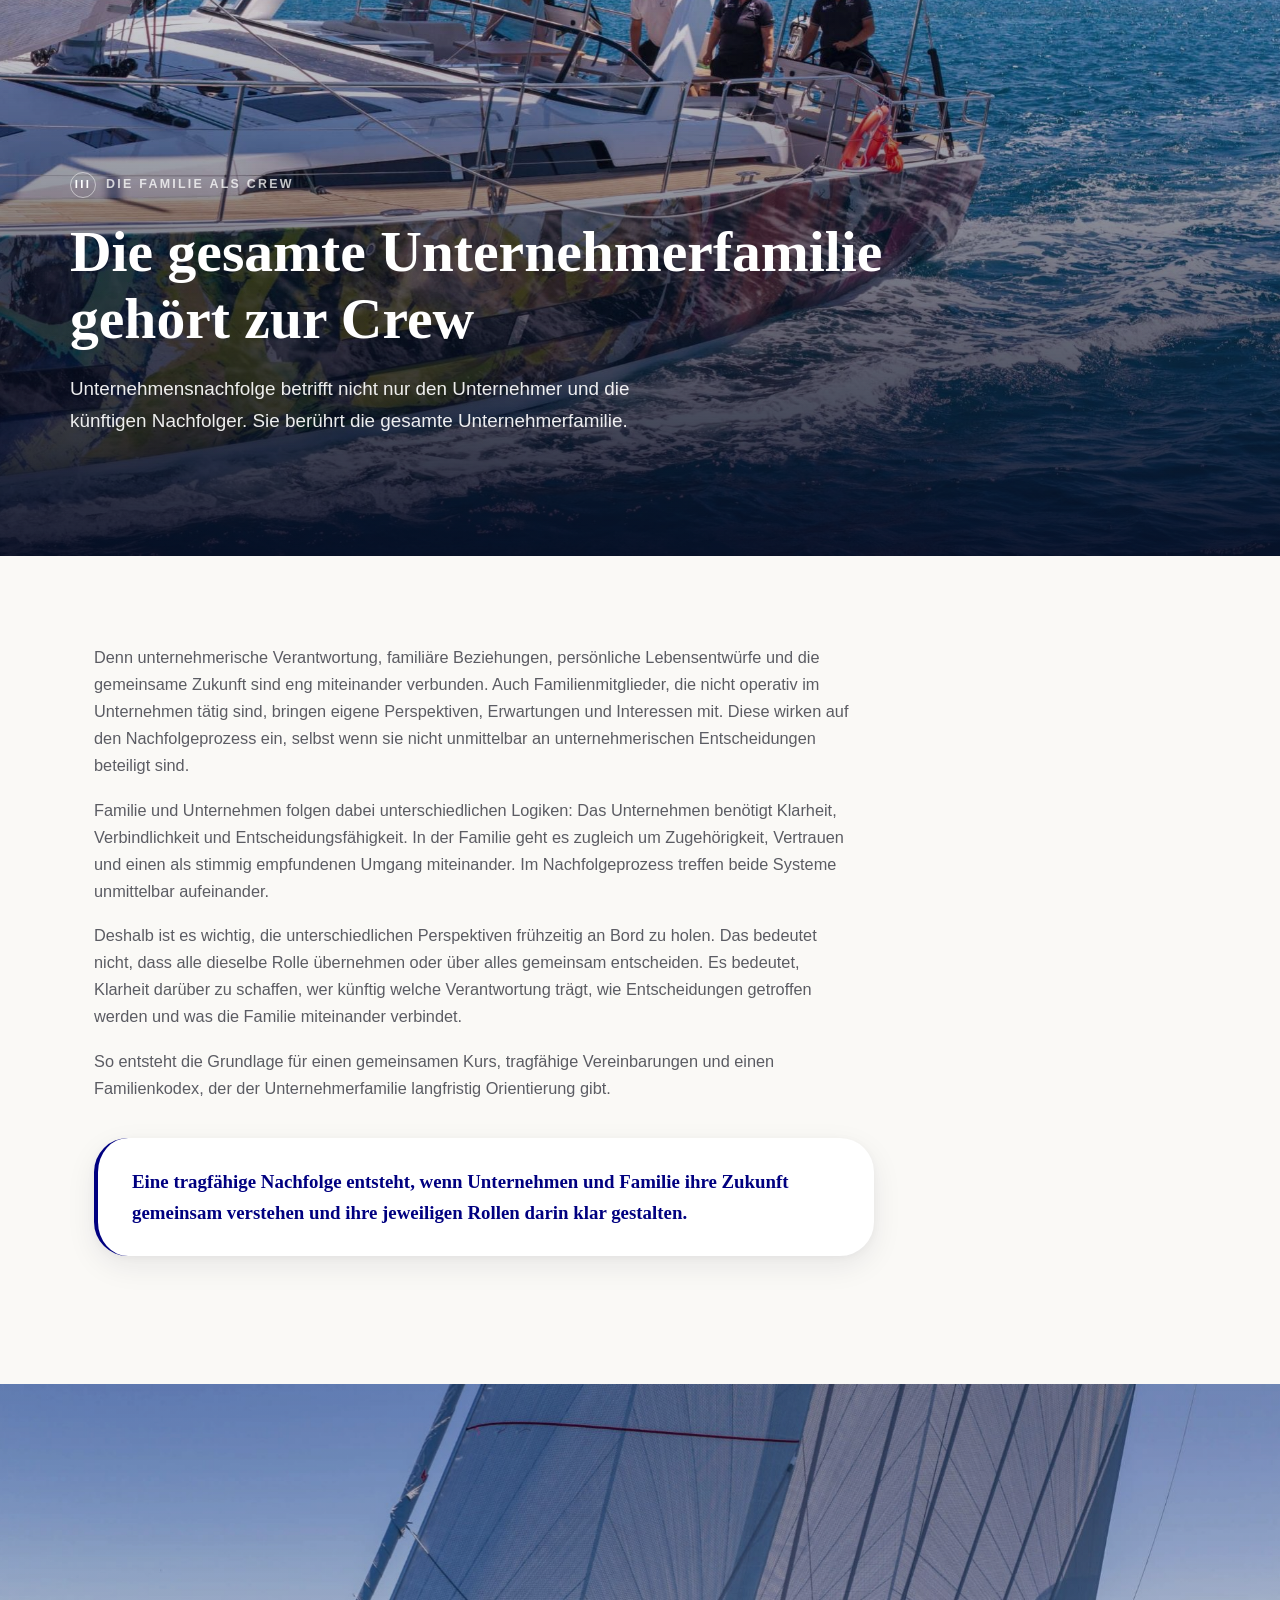
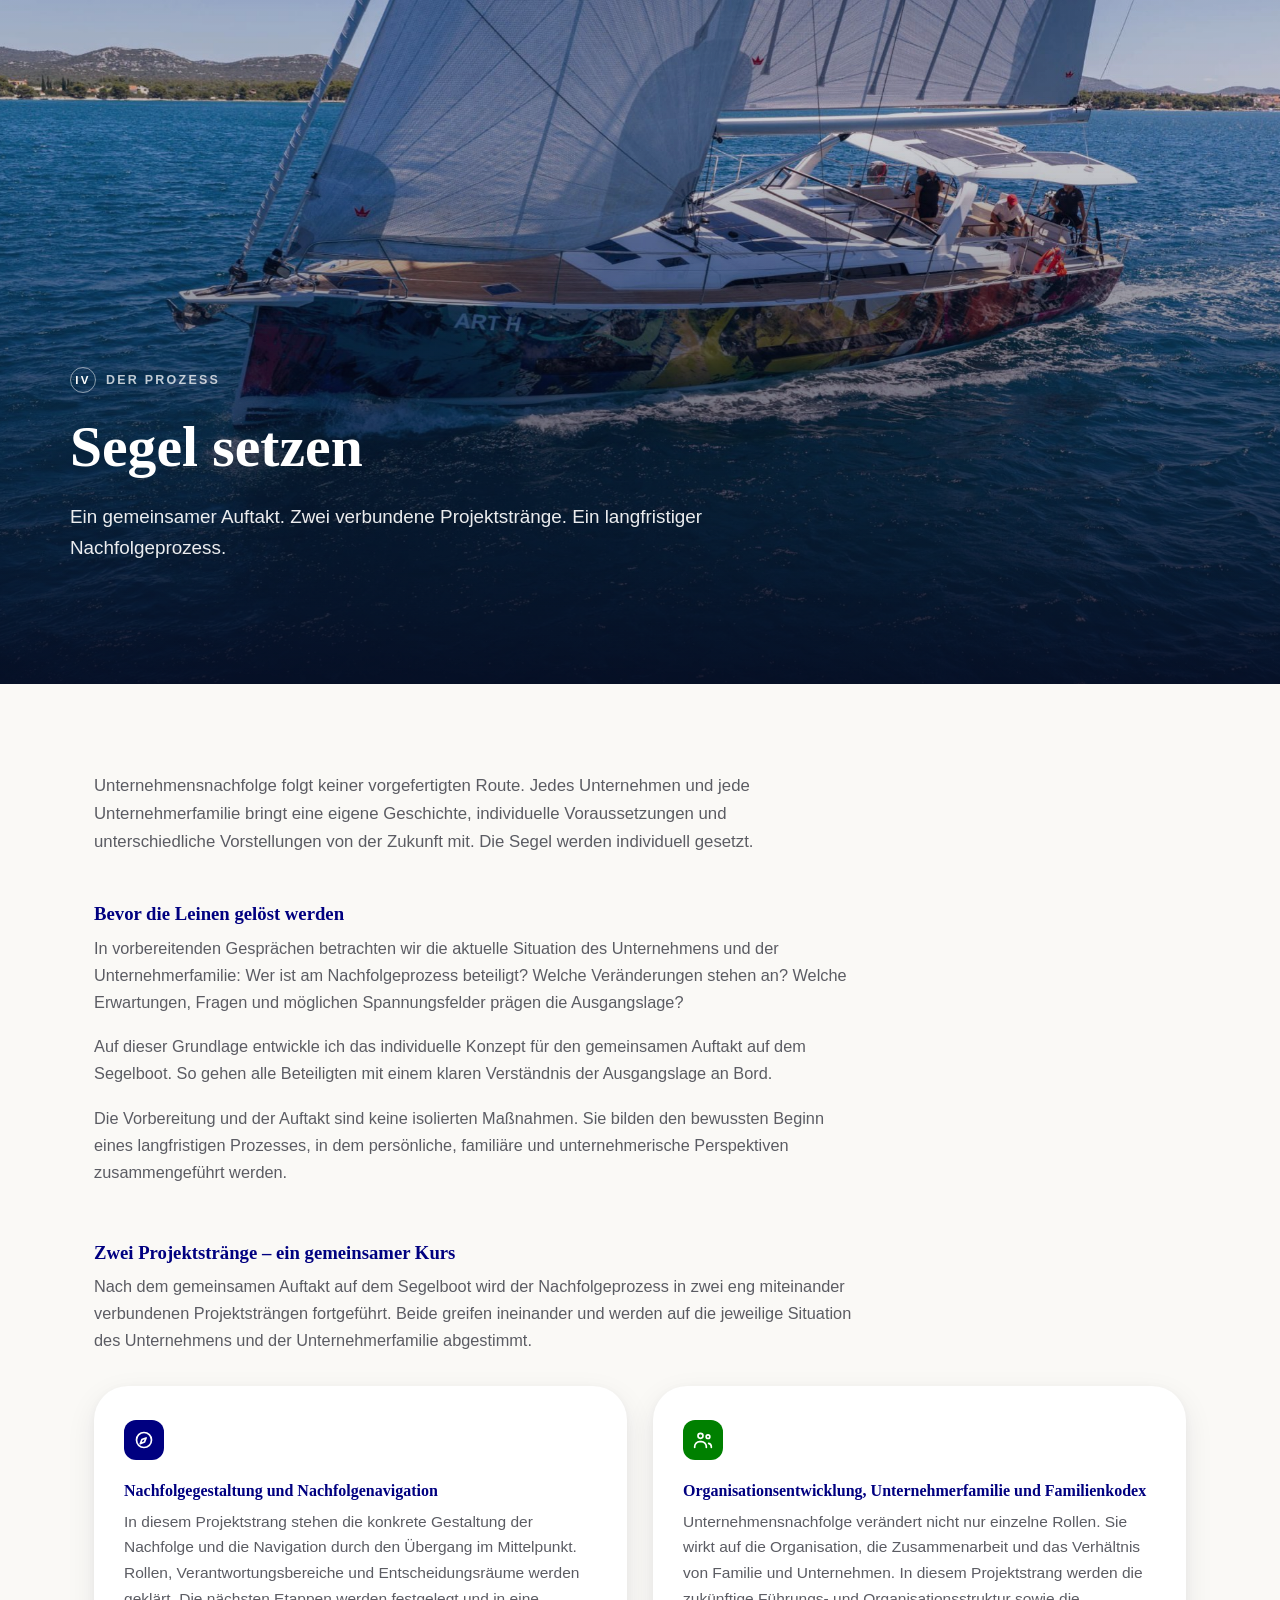
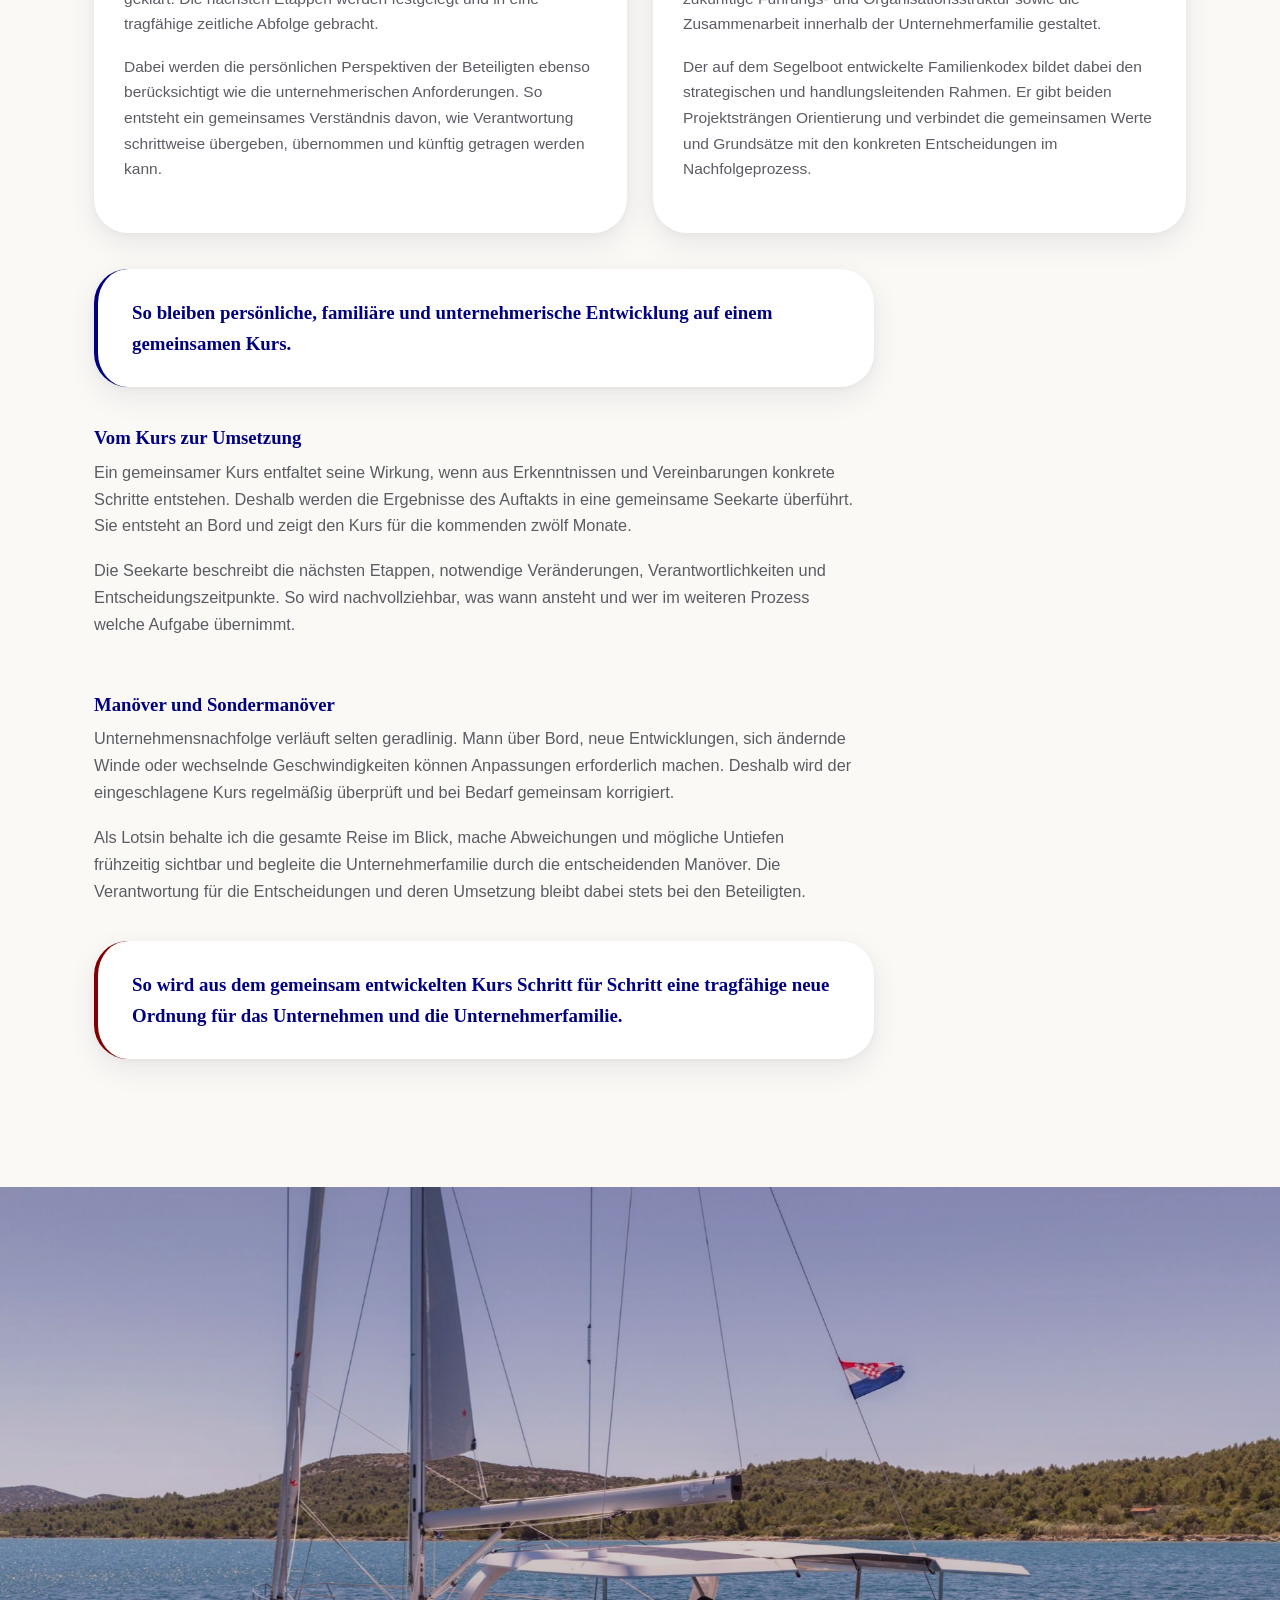
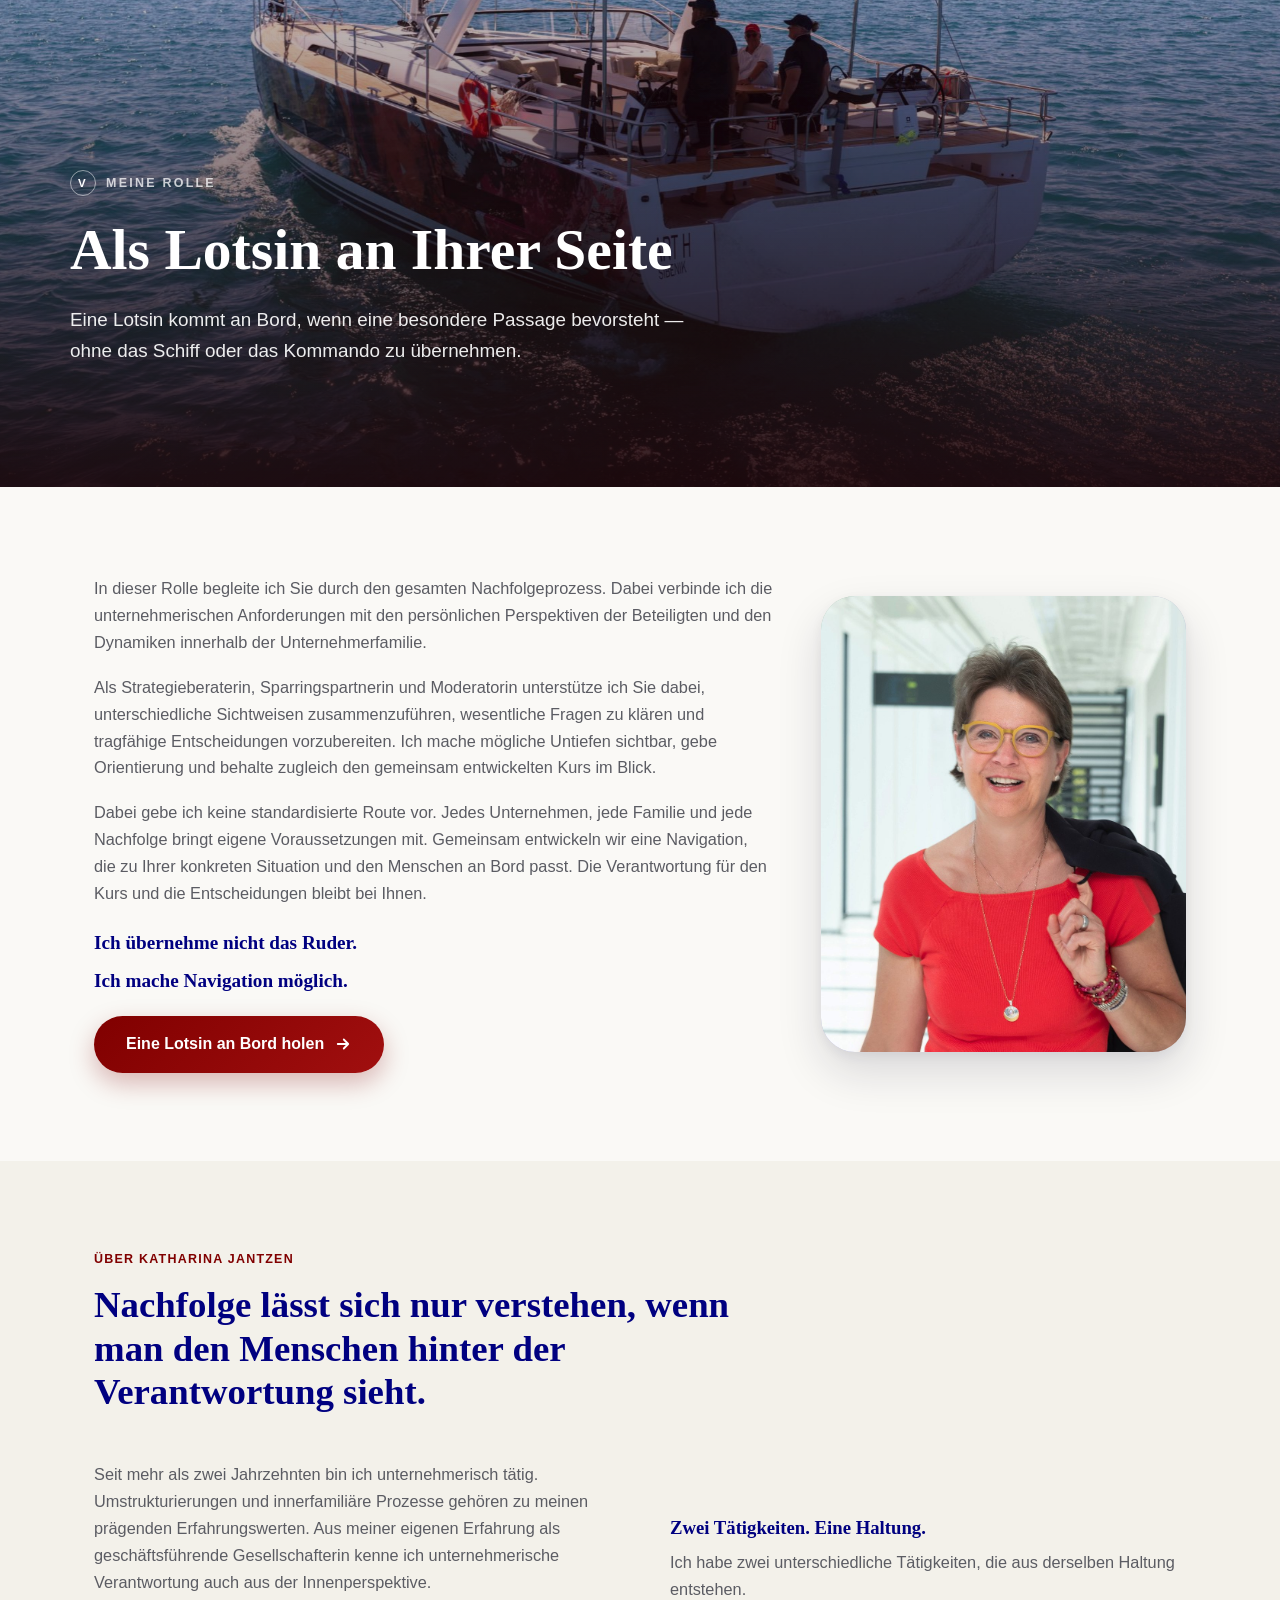
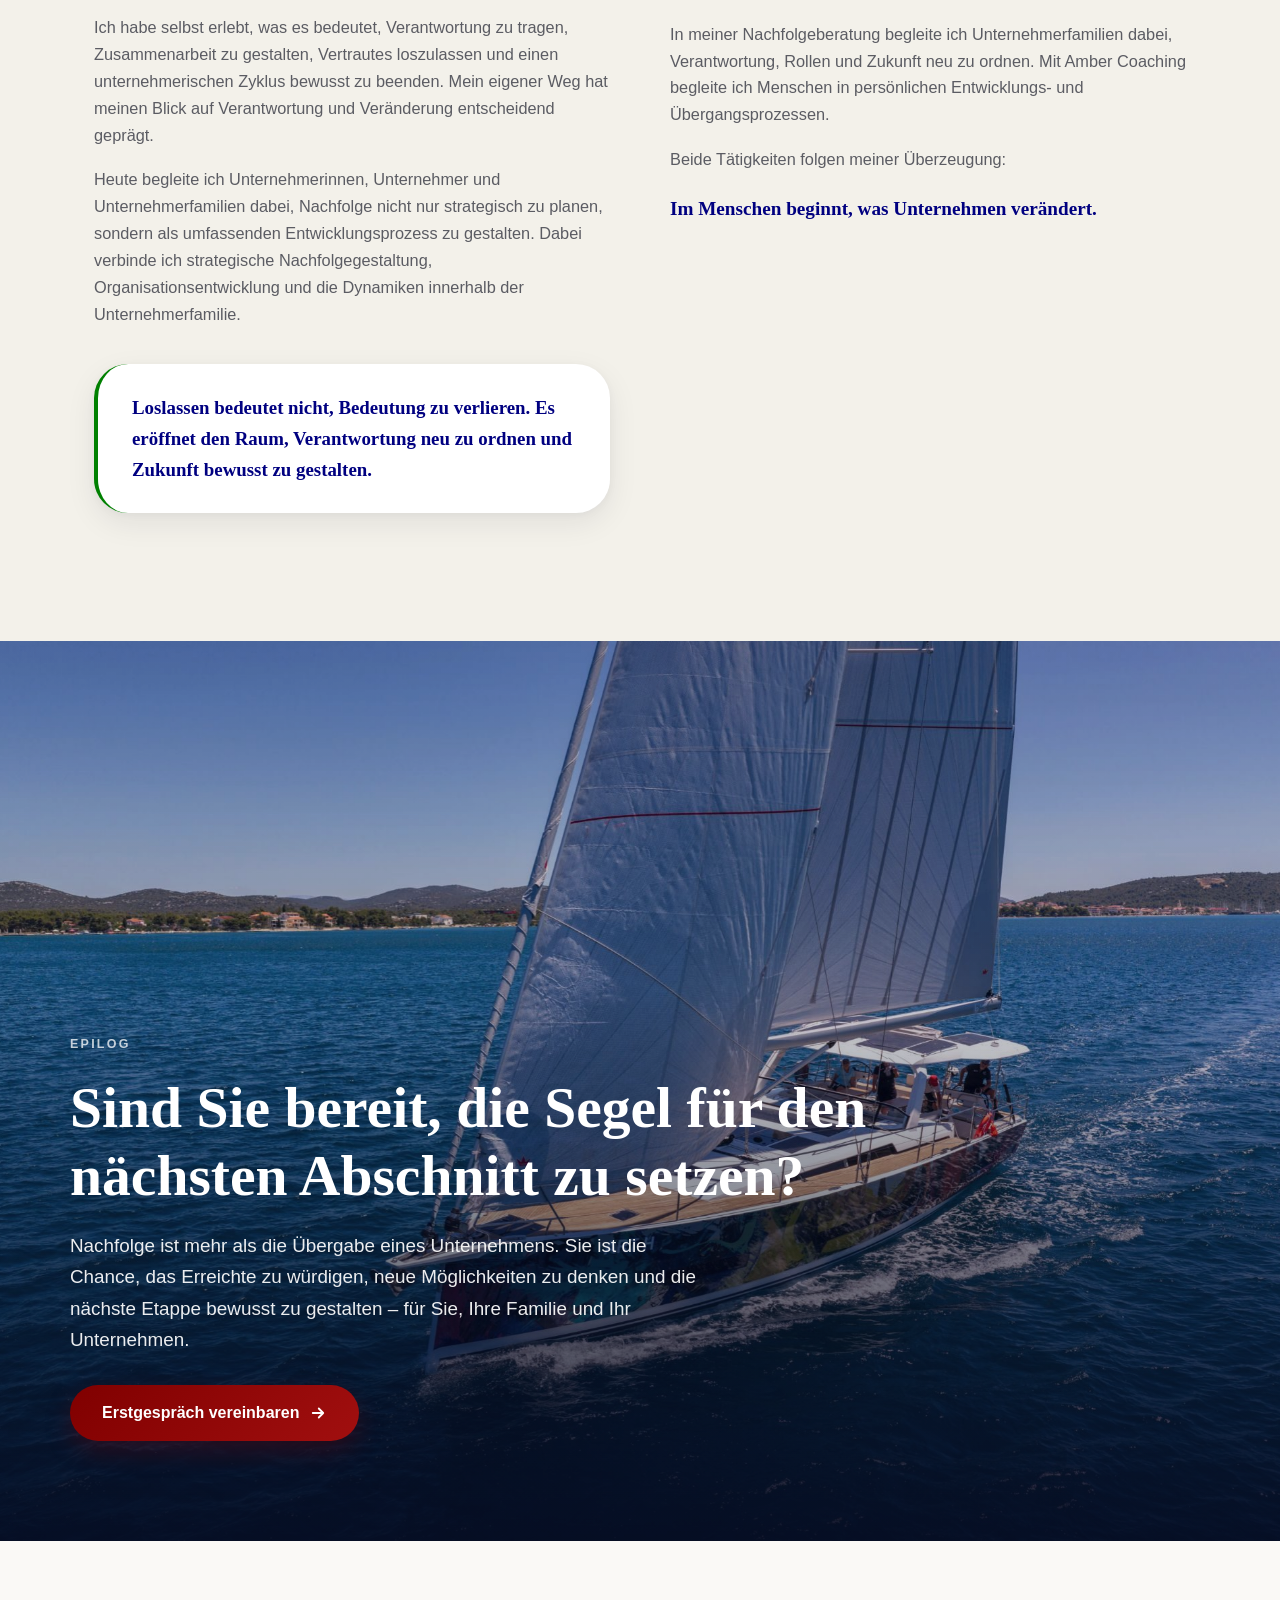
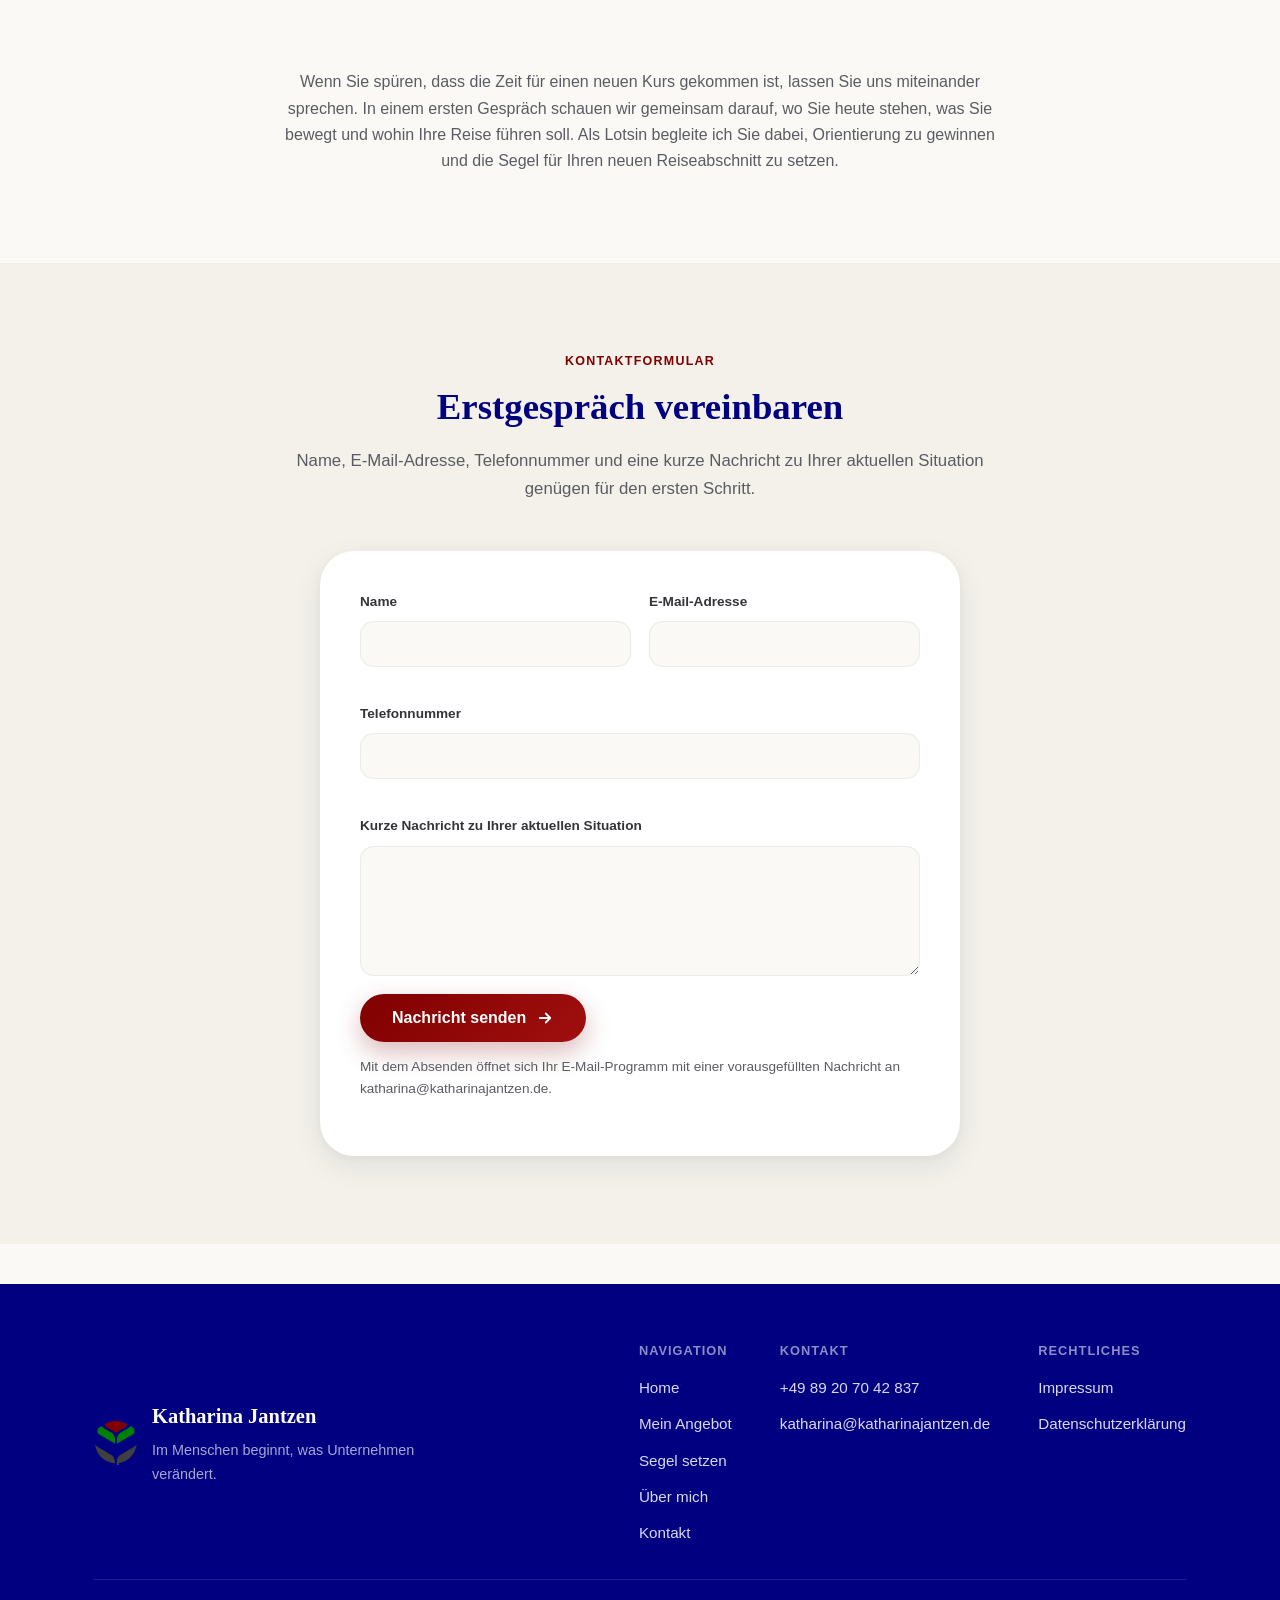
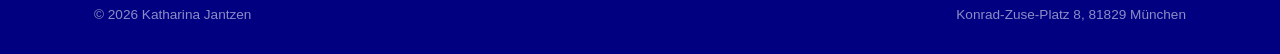
<file: segel-setzen.html>
<!DOCTYPE html>
<html lang="de">
<head>
<meta charset="UTF-8">
<meta name="viewport" content="width=device-width, initial-scale=1.0">
<title>Segel setzen — Nachfolgeberatung für Unternehmerfamilien | Katharina Jantzen</title>
<meta name="description" content="Segel setzen: der ganzheitliche Prozess der Unternehmensnachfolge für Unternehmerfamilien. Vom gemeinsamen Kick-off auf dem Segelboot bis zur tragfähigen neuen Ordnung – begleitet von Katharina Jantzen als Lotsin.">
<link rel="canonical" href="https://katharinajantzen.de/segel-setzen.html">

<meta property="og:type" content="website">
<meta property="og:site_name" content="Katharina Jantzen">
<meta property="og:locale" content="de_DE">
<meta property="og:title" content="Segel setzen — Nachfolgeberatung für Unternehmerfamilien | Katharina Jantzen">
<meta property="og:description" content="Der ganzheitliche Prozess der Unternehmensnachfolge. Von der Galeere zum Zweimaster – als Lotsin begleite ich Unternehmerfamilien durch den gesamten Nachfolgeprozess.">
<meta property="og:url" content="https://katharinajantzen.de/segel-setzen.html">
<meta property="og:image" content="https://katharinajantzen.de/assets/boat-hero-bow.jpg">

<meta name="twitter:card" content="summary_large_image">
<meta name="twitter:title" content="Segel setzen — Nachfolgeberatung für Unternehmerfamilien | Katharina Jantzen">
<meta name="twitter:description" content="Der ganzheitliche Prozess der Unternehmensnachfolge. Von der Galeere zum Zweimaster – als Lotsin begleite ich Unternehmerfamilien durch den gesamten Nachfolgeprozess.">
<meta name="twitter:image" content="https://katharinajantzen.de/assets/boat-hero-bow.jpg">

<script type="application/ld+json">
{
  "@context": "https://schema.org",
  "@graph": [
    {
      "@type": "ProfessionalService",
      "@id": "https://katharinajantzen.de/#organization",
      "name": "Katharina Jantzen – Nachfolgeberatung & Organisationsentwicklung",
      "url": "https://katharinajantzen.de/",
      "logo": "https://katharinajantzen.de/assets/logo.png",
      "image": "https://katharinajantzen.de/assets/katharina-portrait.jpg",
      "description": "Begleitung in Unternehmensnachfolge, Organisationsentwicklung und Transformationsprozessen für Unternehmerinnen, Unternehmer und Familienunternehmen.",
      "address": {
        "@type": "PostalAddress",
        "streetAddress": "Konrad-Zuse-Platz 8",
        "postalCode": "81829",
        "addressLocality": "München",
        "addressCountry": "DE"
      },
      "telephone": "+49-89-2070-42837",
      "email": "katharina@katharinajantzen.de",
      "areaServed": "DE",
      "founder": {
        "@id": "https://katharinajantzen.de/#katharina"
      }
    },
    {
      "@type": "Person",
      "@id": "https://katharinajantzen.de/#katharina",
      "name": "Katharina Jantzen",
      "jobTitle": "Nachfolgeberaterin & Organisationsentwicklerin",
      "worksFor": {
        "@id": "https://katharinajantzen.de/#organization"
      },
      "url": "https://katharinajantzen.de/ueber-mich.html",
      "image": "https://katharinajantzen.de/assets/katharina-portrait.jpg"
    },
    {
      "@type": "Service",
      "serviceType": "Nachfolgeberatung für Unternehmerfamilien – Segel setzen",
      "provider": {
        "@id": "https://katharinajantzen.de/#organization"
      },
      "areaServed": "DE",
      "description": "Ganzheitlicher Nachfolgeprozess für Unternehmerfamilien: gemeinsamer Kick-off auf dem Segelboot, gefolgt von den Projektsträngen Nachfolgegestaltung/-navigation sowie Organisationsentwicklung, Unternehmerfamilie und Familienkodex."
    }
  ]
}
</script>
<link rel="icon" type="image/png" href="assets/logo.png">
<link rel="stylesheet" href="css/style.css">
</head>
<body>

<div class="intro-veil" id="introVeil" aria-hidden="true"></div>
<div class="scroll-progress" id="scrollProgress"></div>

<nav class="chapter-nav" aria-label="Kapitelnavigation">
  <a href="#akt-ausgangspunkt" data-chapter="I"><span class="chapter-tip">I — Der Ausgangspunkt</span></a>
  <a href="#akt-wandel" data-chapter="II"><span class="chapter-tip">II — Der Wandel</span></a>
  <a href="#akt-crew" data-chapter="III"><span class="chapter-tip">III — Die Crew</span></a>
  <a href="#akt-prozess" data-chapter="IV"><span class="chapter-tip">IV — Der Prozess</span></a>
  <a href="#akt-lotsin" data-chapter="V"><span class="chapter-tip">V — Die Lotsin</span></a>
  <a href="#kontakt" data-chapter="K"><span class="chapter-tip">Erstgespräch vereinbaren</span></a>
</nav>

<header class="site-header" id="siteHeader">
  <div class="container header-inner">
    <a href="index.html" class="brand">
      <img src="assets/logo.png" alt="Logo Katharina Jantzen" class="brand-logo">
      <span class="brand-text">
        <span class="brand-name">Katharina Jantzen</span>
        <span class="brand-tagline">Im Menschen beginnt, was Unternehmen verändert.</span>
      </span>
    </a>
    <nav class="main-nav" aria-label="Hauptnavigation">
      <a href="index.html">Home</a>
      <a href="mein-angebot.html">Mein Angebot</a>
      <a href="segel-setzen.html" class="is-active">Segel setzen</a>
      <a href="ueber-mich.html">Über mich</a>
      <a href="kontakt.html">Kontakt</a>
          <a href="#kontakt" class="btn btn-primary nav-cta">Erstgespräch vereinbaren</a>
    </nav>
    <div class="header-cta">
      <a href="#kontakt" class="btn btn-primary">Erstgespräch vereinbaren</a>
      <button class="nav-toggle" aria-label="Menü öffnen" aria-expanded="false">
        <span></span><span></span><span></span>
      </button>
    </div>
  </div>
</header>

<main>

  <!-- Prolog / Hero -->
  <section class="act act--hero">
    <div class="act-media"><img src="assets/boat-hero-bow.jpg" alt="Segelyacht unter vollen Segeln vor der kroatischen Küste"></div>
    <div class="act-overlay"></div>
    <div class="act-content container">
      <span class="eyebrow">Nachfolgeberatung für Unternehmerfamilien</span>
      <h1>Segel setzen</h1>
      <p class="act-lede">Der ganzheitliche Prozess der Unternehmensnachfolge.<br>Von der Galeere zum Zweimaster.</p>
      <div class="act-actions">
        <a href="#kontakt" class="btn btn-primary">
          Erstgespräch vereinbaren
          <svg viewBox="0 0 24 24" fill="none" stroke="currentColor" stroke-width="2.4" stroke-linecap="round" stroke-linejoin="round"><path d="M5 12h14M13 6l6 6-6 6"/></svg>
        </a>
        <a href="#akt-ausgangspunkt" class="btn btn-outline" style="color:#fff; border-color:rgba(255,255,255,0.5);">Der Film beginnt</a>
      </div>
    </div>
    <div class="act-scroll-cue" aria-hidden="true">
      <svg viewBox="0 0 24 24" fill="none" stroke="currentColor" stroke-width="2"><path d="M12 5v14M5 12l7 7 7-7"/></svg>
    </div>
  </section>

  <!-- Akt I -->
  <section class="act" id="akt-ausgangspunkt">
    <div class="act-media"><img src="assets/boat-stern-crew.jpg" alt="Crew im Gespräch am Heck eines Segelboots"></div>
    <div class="act-overlay"></div>
    <div class="act-content container">
      <span class="act-chapter"><span class="chapter-num">I</span> Der Ausgangspunkt</span>
      <h2>Wenn einer allein am Ruder steht</h2>
      <p class="act-lede">In vielen Familienunternehmen hält eine Unternehmerpersönlichkeit über Jahrzehnte den Kurs. Bei ihr laufen Wissen, Beziehungen, Entscheidungen und Verantwortung zusammen.</p>
    </div>
  </section>

  <section class="section detail">
    <div class="container">
      <div class="content-block reveal">
        <p>Diese Form der Führung hat das Unternehmen geprägt, ihm Stabilität gegeben und seinen Erfolg ermöglicht.</p>
        <p>Mit der anstehenden Nachfolge zeigt sich jedoch: Es reicht nicht, das Ruder weiterzugeben. Zukünftige Rollen sind zu klären, Verantwortung und Wissen müssen neu verteilt und unterschiedliche Vorstellungen innerhalb der Unternehmerfamilie zusammengeführt werden. Das betrifft auch jene Familienmitglieder, die nicht operativ im Unternehmen tätig sind.</p>
        <p>Denn Nachfolge verändert mehr als die Führungsspitze. Sie verändert das Zusammenspiel der gesamten Crew.</p>
      </div>
      <div class="pull-quote pull-quote--maroon reveal">
        <p>Eine tragfähige Nachfolge entsteht, wenn aus persönlicher Verantwortung eine gemeinsame neue Ordnung wird.</p>
      </div>
    </div>
  </section>

  <!-- Akt II -->
  <section class="act" id="akt-wandel">
    <div class="act-media"><img src="assets/boat-full-sail.jpg" alt="Segelyacht mit vollen Segeln in Fahrt"></div>
    <div class="act-overlay"></div>
    <div class="act-content container">
      <span class="act-chapter"><span class="chapter-num">II</span> Der Wandel</span>
      <h2>Von der Galeere zum Zweimaster</h2>
      <p class="act-lede">Auf der bisherigen Reise war der Unternehmer oft zugleich Antrieb und Antreiber. Mit der Nachfolge beginnt ein neuer Abschnitt.</p>
    </div>
  </section>

  <section class="section detail">
    <div class="container">
      <div class="content-block reveal">
        <p>Mit persönlichem Einsatz, Entschlossenheit und Ausdauer hat er den Kurs bestimmt, Herausforderungen gemeistert und sein Unternehmen sicher durch viele Etappen geführt. So ist ein erfolgreiches Lebenswerk entstanden, das das Fundament für alles Weitere bildet. Dabei fühlte er sich häufig wie ein Besatzungsmitglied auf einer Galeere.</p>
      </div>

      <div class="compare-boats reveal">
        <div class="boat-card boat-card--from">
          <div class="boat-icon">
            <svg viewBox="0 0 24 24" fill="none" stroke-width="2" stroke-linecap="round" stroke-linejoin="round"><path d="M2 20h20"/><path d="M4 20 3 12h18l-1 8"/><path d="M12 12V4"/><path d="M7 8h1M10 8h1M13 8h1M16 8h1"/><path d="M7 8V6M10 8V6M13 8V6M16 8V6"/></svg>
          </div>
          <h4>Die Galeere</h4>
          <p>Ein Antrieb, viele Ruder. Kurs und Kraft liegen bei einer Person.</p>
        </div>
        <div class="compare-arrow" aria-hidden="true">
          <svg viewBox="0 0 24 24" fill="none" stroke="currentColor" stroke-width="2.4" stroke-linecap="round" stroke-linejoin="round"><path d="M5 12h14M13 6l6 6-6 6"/></svg>
        </div>
        <div class="boat-card boat-card--to">
          <div class="boat-icon">
            <svg viewBox="0 0 24 24" fill="none" stroke-width="2" stroke-linecap="round" stroke-linejoin="round"><path d="M4 21c3 1.2 5.5 1.2 8.5 0s5.5-1.2 8.5 0"/><path d="M7 21V6l6 5-6 5"/><path d="M15 21V3l5 8-5 4"/></svg>
          </div>
          <h4>Der Zweimaster</h4>
          <p>Verteilte Verantwortung, gemeinsamer Kurs — getragen von mehreren.</p>
        </div>
      </div>

      <div class="content-block reveal">
        <p>Es geht darum, den Blick zu weiten, neue Möglichkeiten zu denken und persönliche wie unternehmerische Perspektiven neu auszurichten. Dabei steht nicht nur die Übergabe von Verantwortung im Mittelpunkt, sondern die Chance, sich selbst, die Familie und das Unternehmen neu zu definieren. Bewährtes bleibt erhalten, während zugleich Raum für neue Rollen, veränderte Formen der Zusammenarbeit und eine tragfähige Zukunft entsteht.</p>
        <p>Für den Unternehmer eröffnet sich damit auch die Möglichkeit, die Früchte seiner bisherigen Arbeit bewusster zu genießen und den nächsten Lebensabschnitt aktiv und selbstbestimmt zu gestalten. Der bisherige Weg wird damit nicht ersetzt, sondern weiterentwickelt – hin zu einem neuen gemeinsamen Aufbruch.</p>
      </div>

      <div class="pull-quote pull-quote--green reveal">
        <p>Der Wechsel zum Zweimaster würdigt die bisherige Reise – und nutzt die Nachfolge als Chance für einen neuen gemeinsamen Aufbruch.</p>
      </div>
    </div>
  </section>

  <!-- Akt III -->
  <section class="act" id="akt-crew">
    <div class="act-media"><img src="assets/boat-crew-helm.jpg" alt="Crew am Steuerrad eines Segelboots" style="object-position:center 45%;"></div>
    <div class="act-overlay"></div>
    <div class="act-content container">
      <span class="act-chapter"><span class="chapter-num">III</span> Die Familie als Crew</span>
      <h2>Die gesamte Unternehmerfamilie gehört zur Crew</h2>
      <p class="act-lede">Unternehmensnachfolge betrifft nicht nur den Unternehmer und die künftigen Nachfolger. Sie berührt die gesamte Unternehmerfamilie.</p>
    </div>
  </section>

  <section class="section detail">
    <div class="container">
      <div class="content-block reveal">
        <p>Denn unternehmerische Verantwortung, familiäre Beziehungen, persönliche Lebensentwürfe und die gemeinsame Zukunft sind eng miteinander verbunden. Auch Familienmitglieder, die nicht operativ im Unternehmen tätig sind, bringen eigene Perspektiven, Erwartungen und Interessen mit. Diese wirken auf den Nachfolgeprozess ein, selbst wenn sie nicht unmittelbar an unternehmerischen Entscheidungen beteiligt sind.</p>
        <p>Familie und Unternehmen folgen dabei unterschiedlichen Logiken: Das Unternehmen benötigt Klarheit, Verbindlichkeit und Entscheidungsfähigkeit. In der Familie geht es zugleich um Zugehörigkeit, Vertrauen und einen als stimmig empfundenen Umgang miteinander. Im Nachfolgeprozess treffen beide Systeme unmittelbar aufeinander.</p>
        <p>Deshalb ist es wichtig, die unterschiedlichen Perspektiven frühzeitig an Bord zu holen. Das bedeutet nicht, dass alle dieselbe Rolle übernehmen oder über alles gemeinsam entscheiden. Es bedeutet, Klarheit darüber zu schaffen, wer künftig welche Verantwortung trägt, wie Entscheidungen getroffen werden und was die Familie miteinander verbindet.</p>
        <p>So entsteht die Grundlage für einen gemeinsamen Kurs, tragfähige Vereinbarungen und einen Familienkodex, der der Unternehmerfamilie langfristig Orientierung gibt.</p>
      </div>
      <div class="pull-quote pull-quote--navy reveal">
        <p>Eine tragfähige Nachfolge entsteht, wenn Unternehmen und Familie ihre Zukunft gemeinsam verstehen und ihre jeweiligen Rollen darin klar gestalten.</p>
      </div>
    </div>
  </section>

  <!-- Akt IV -->
  <section class="act" id="akt-prozess">
    <div class="act-media"><img src="assets/boat-heeling.jpg" alt="Segelyacht in Schräglage bei voller Fahrt"></div>
    <div class="act-overlay"></div>
    <div class="act-content container">
      <span class="act-chapter"><span class="chapter-num">IV</span> Der Prozess</span>
      <h2>Segel setzen</h2>
      <p class="act-lede">Ein gemeinsamer Auftakt. Zwei verbundene Projektstränge. Ein langfristiger Nachfolgeprozess.</p>
    </div>
  </section>

  <section class="section detail">
    <div class="container">
      <div class="section-header reveal">
        <p>Unternehmensnachfolge folgt keiner vorgefertigten Route. Jedes Unternehmen und jede Unternehmerfamilie bringt eine eigene Geschichte, individuelle Voraussetzungen und unterschiedliche Vorstellungen von der Zukunft mit. Die Segel werden individuell gesetzt.</p>
      </div>

      <div class="content-block reveal">
        <h3>Bevor die Leinen gelöst werden</h3>
        <p>In vorbereitenden Gesprächen betrachten wir die aktuelle Situation des Unternehmens und der Unternehmerfamilie: Wer ist am Nachfolgeprozess beteiligt? Welche Veränderungen stehen an? Welche Erwartungen, Fragen und möglichen Spannungsfelder prägen die Ausgangslage?</p>
        <p>Auf dieser Grundlage entwickle ich das individuelle Konzept für den gemeinsamen Auftakt auf dem Segelboot. So gehen alle Beteiligten mit einem klaren Verständnis der Ausgangslage an Bord.</p>
        <p>Die Vorbereitung und der Auftakt sind keine isolierten Maßnahmen. Sie bilden den bewussten Beginn eines langfristigen Prozesses, in dem persönliche, familiäre und unternehmerische Perspektiven zusammengeführt werden.</p>
      </div>

      <div class="content-block reveal">
        <h3>Zwei Projektstränge – ein gemeinsamer Kurs</h3>
        <p>Nach dem gemeinsamen Auftakt auf dem Segelboot wird der Nachfolgeprozess in zwei eng miteinander verbundenen Projektsträngen fortgeführt. Beide greifen ineinander und werden auf die jeweilige Situation des Unternehmens und der Unternehmerfamilie abgestimmt.</p>
      </div>

      <div class="track-grid reveal-stagger">
        <article class="service-card reveal" style="--i:0">
          <div class="track-label">
            <svg viewBox="0 0 24 24" fill="none" stroke="currentColor" stroke-width="2" stroke-linecap="round" stroke-linejoin="round"><circle cx="12" cy="12" r="9"/><path d="m14.5 9.5-2 5-5 2 2-5 5-2Z"/></svg>
          </div>
          <h4>Nachfolgegestaltung und Nachfolgenavigation</h4>
          <p>In diesem Projektstrang stehen die konkrete Gestaltung der Nachfolge und die Navigation durch den Übergang im Mittelpunkt. Rollen, Verantwortungsbereiche und Entscheidungsräume werden geklärt. Die nächsten Etappen werden festgelegt und in eine tragfähige zeitliche Abfolge gebracht.</p>
          <p>Dabei werden die persönlichen Perspektiven der Beteiligten ebenso berücksichtigt wie die unternehmerischen Anforderungen. So entsteht ein gemeinsames Verständnis davon, wie Verantwortung schrittweise übergeben, übernommen und künftig getragen werden kann.</p>
        </article>

        <article class="service-card reveal" style="--i:1">
          <div class="track-label">
            <svg viewBox="0 0 24 24" fill="none" stroke="currentColor" stroke-width="2" stroke-linecap="round" stroke-linejoin="round"><circle cx="9" cy="7" r="3"/><path d="M2 21v-1a6 6 0 0 1 6-6h2a6 6 0 0 1 6 6v1"/><circle cx="18" cy="8" r="2.2"/><path d="M22 21v-.8a4.2 4.2 0 0 0-3.2-4.08"/></svg>
          </div>
          <h4>Organisationsentwicklung, Unternehmerfamilie und Familienkodex</h4>
          <p>Unternehmensnachfolge verändert nicht nur einzelne Rollen. Sie wirkt auf die Organisation, die Zusammenarbeit und das Verhältnis von Familie und Unternehmen. In diesem Projektstrang werden die zukünftige Führungs- und Organisationsstruktur sowie die Zusammenarbeit innerhalb der Unternehmerfamilie gestaltet.</p>
          <p>Der auf dem Segelboot entwickelte Familienkodex bildet dabei den strategischen und handlungsleitenden Rahmen. Er gibt beiden Projektsträngen Orientierung und verbindet die gemeinsamen Werte und Grundsätze mit den konkreten Entscheidungen im Nachfolgeprozess.</p>
        </article>
      </div>

      <div class="pull-quote pull-quote--navy reveal">
        <p>So bleiben persönliche, familiäre und unternehmerische Entwicklung auf einem gemeinsamen Kurs.</p>
      </div>

      <div class="content-block reveal">
        <h3>Vom Kurs zur Umsetzung</h3>
        <p>Ein gemeinsamer Kurs entfaltet seine Wirkung, wenn aus Erkenntnissen und Vereinbarungen konkrete Schritte entstehen. Deshalb werden die Ergebnisse des Auftakts in eine gemeinsame Seekarte überführt. Sie entsteht an Bord und zeigt den Kurs für die kommenden zwölf Monate.</p>
        <p>Die Seekarte beschreibt die nächsten Etappen, notwendige Veränderungen, Verantwortlichkeiten und Entscheidungszeitpunkte. So wird nachvollziehbar, was wann ansteht und wer im weiteren Prozess welche Aufgabe übernimmt.</p>
      </div>

      <div class="content-block reveal">
        <h3>Manöver und Sondermanöver</h3>
        <p>Unternehmensnachfolge verläuft selten geradlinig. Mann über Bord, neue Entwicklungen, sich ändernde Winde oder wechselnde Geschwindigkeiten können Anpassungen erforderlich machen. Deshalb wird der eingeschlagene Kurs regelmäßig überprüft und bei Bedarf gemeinsam korrigiert.</p>
        <p>Als Lotsin behalte ich die gesamte Reise im Blick, mache Abweichungen und mögliche Untiefen frühzeitig sichtbar und begleite die Unternehmerfamilie durch die entscheidenden Manöver. Die Verantwortung für die Entscheidungen und deren Umsetzung bleibt dabei stets bei den Beteiligten.</p>
      </div>

      <div class="pull-quote pull-quote--maroon reveal">
        <p>So wird aus dem gemeinsam entwickelten Kurs Schritt für Schritt eine tragfähige neue Ordnung für das Unternehmen und die Unternehmerfamilie.</p>
      </div>
    </div>
  </section>

  <!-- Akt V -->
  <section class="act act--tint-maroon" id="akt-lotsin">
    <div class="act-media"><img src="assets/boat-stern-crew.jpg" alt="Gespräch an Bord eines Segelboots" style="object-position:center 55%;"></div>
    <div class="act-overlay"></div>
    <div class="act-content container">
      <span class="act-chapter"><span class="chapter-num">V</span> Meine Rolle</span>
      <h2>Als Lotsin an Ihrer Seite</h2>
      <p class="act-lede">Eine Lotsin kommt an Bord, wenn eine besondere Passage bevorsteht — ohne das Schiff oder das Kommando zu übernehmen.</p>
    </div>
  </section>

  <section class="section detail">
    <div class="container">
      <div class="page-hero-top">
        <div class="content-block reveal">
          <p>In dieser Rolle begleite ich Sie durch den gesamten Nachfolgeprozess. Dabei verbinde ich die unternehmerischen Anforderungen mit den persönlichen Perspektiven der Beteiligten und den Dynamiken innerhalb der Unternehmerfamilie.</p>
          <p>Als Strategieberaterin, Sparringspartnerin und Moderatorin unterstütze ich Sie dabei, unterschiedliche Sichtweisen zusammenzuführen, wesentliche Fragen zu klären und tragfähige Entscheidungen vorzubereiten. Ich mache mögliche Untiefen sichtbar, gebe Orientierung und behalte zugleich den gemeinsam entwickelten Kurs im Blick.</p>
          <p>Dabei gebe ich keine standardisierte Route vor. Jedes Unternehmen, jede Familie und jede Nachfolge bringt eigene Voraussetzungen mit. Gemeinsam entwickeln wir eine Navigation, die zu Ihrer konkreten Situation und den Menschen an Bord passt. Die Verantwortung für den Kurs und die Entscheidungen bleibt bei Ihnen.</p>
          <div class="stance-lines">
            <p>Ich übernehme nicht das Ruder.</p>
            <p>Ich mache Navigation möglich.</p>
          </div>
          <a href="#kontakt" class="btn btn-primary">
            Eine Lotsin an Bord holen
            <svg viewBox="0 0 24 24" fill="none" stroke="currentColor" stroke-width="2.4" stroke-linecap="round" stroke-linejoin="round"><path d="M5 12h14M13 6l6 6-6 6"/></svg>
          </a>
        </div>

        <div class="page-photo reveal">
          <div class="page-photo-frame">
            <img src="assets/katharina-hallway.jpg" alt="Katharina Jantzen">
          </div>
        </div>
      </div>
    </div>
  </section>

  <!-- Über mich: quieter portrait interlude, no full-bleed act -->
  <section class="section section-alt">
    <div class="container">
      <div class="section-header reveal">
        <span class="kicker">Über Katharina Jantzen</span>
        <h2>Nachfolge lässt sich nur verstehen, wenn man den Menschen hinter der Verantwortung sieht.</h2>
      </div>

      <div class="about-columns">
        <div class="content-block reveal">
          <p>Seit mehr als zwei Jahrzehnten bin ich unternehmerisch tätig. Umstrukturierungen und innerfamiliäre Prozesse gehören zu meinen prägenden Erfahrungswerten. Aus meiner eigenen Erfahrung als geschäftsführende Gesellschafterin kenne ich unternehmerische Verantwortung auch aus der Innenperspektive.</p>
          <p>Ich habe selbst erlebt, was es bedeutet, Verantwortung zu tragen, Zusammenarbeit zu gestalten, Vertrautes loszulassen und einen unternehmerischen Zyklus bewusst zu beenden. Mein eigener Weg hat meinen Blick auf Verantwortung und Veränderung entscheidend geprägt.</p>
          <p>Heute begleite ich Unternehmerinnen, Unternehmer und Unternehmerfamilien dabei, Nachfolge nicht nur strategisch zu planen, sondern als umfassenden Entwicklungsprozess zu gestalten. Dabei verbinde ich strategische Nachfolgegestaltung, Organisationsentwicklung und die Dynamiken innerhalb der Unternehmerfamilie.</p>
          <div class="pull-quote pull-quote--green">
            <p>Loslassen bedeutet nicht, Bedeutung zu verlieren. Es eröffnet den Raum, Verantwortung neu zu ordnen und Zukunft bewusst zu gestalten.</p>
          </div>
        </div>

        <div class="content-block reveal">
          <h3>Zwei Tätigkeiten. Eine Haltung.</h3>
          <p>Ich habe zwei unterschiedliche Tätigkeiten, die aus derselben Haltung entstehen.</p>
          <p>In meiner Nachfolgeberatung begleite ich Unternehmerfamilien dabei, Verantwortung, Rollen und Zukunft neu zu ordnen. Mit Amber Coaching begleite ich Menschen in persönlichen Entwicklungs- und Übergangsprozessen.</p>
          <p>Beide Tätigkeiten folgen meiner Überzeugung:</p>
          <div class="stance-lines">
            <p>Im Menschen beginnt, was Unternehmen verändert.</p>
          </div>
        </div>
      </div>
    </div>
  </section>

  <!-- Epilog -->
  <section class="act">
    <div class="act-media"><img src="assets/boat-hero-bow.jpg" alt="Segelyacht unter vollen Segeln"></div>
    <div class="act-overlay"></div>
    <div class="act-content container">
      <span class="act-chapter">Epilog</span>
      <h2>Sind Sie bereit, die Segel für den nächsten Abschnitt zu setzen?</h2>
      <p class="act-lede">Nachfolge ist mehr als die Übergabe eines Unternehmens. Sie ist die Chance, das Erreichte zu würdigen, neue Möglichkeiten zu denken und die nächste Etappe bewusst zu gestalten – für Sie, Ihre Familie und Ihr Unternehmen.</p>
      <div class="act-actions">
        <a href="#kontakt" class="btn btn-primary">
          Erstgespräch vereinbaren
          <svg viewBox="0 0 24 24" fill="none" stroke="currentColor" stroke-width="2.4" stroke-linecap="round" stroke-linejoin="round"><path d="M5 12h14M13 6l6 6-6 6"/></svg>
        </a>
      </div>
    </div>
  </section>

  <section class="section">
    <div class="container">
      <p class="closing-note reveal">Wenn Sie spüren, dass die Zeit für einen neuen Kurs gekommen ist, lassen Sie uns miteinander sprechen. In einem ersten Gespräch schauen wir gemeinsam darauf, wo Sie heute stehen, was Sie bewegt und wohin Ihre Reise führen soll. Als Lotsin begleite ich Sie dabei, Orientierung zu gewinnen und die Segel für Ihren neuen Reiseabschnitt zu setzen.</p>
    </div>
  </section>

  <section class="section section-alt" id="kontakt">
    <div class="container">
      <div class="section-header center reveal">
        <span class="kicker">Kontaktformular</span>
        <h2>Erstgespräch vereinbaren</h2>
        <p>Name, E-Mail-Adresse, Telefonnummer und eine kurze Nachricht zu Ihrer aktuellen Situation genügen für den ersten Schritt.</p>
      </div>

      <div class="contact-form-wrap reveal" style="max-width:640px; margin:0 auto;">
        <form class="contact-form">
          <input type="hidden" id="subject" name="subject" value="Anfrage über Segel setzen">
          <div class="form-grid">
            <div class="form-field">
              <label for="name">Name</label>
              <input type="text" id="name" name="name" required>
            </div>
            <div class="form-field">
              <label for="email">E-Mail-Adresse</label>
              <input type="email" id="email" name="email" required>
            </div>
            <div class="form-field full">
              <label for="phone">Telefonnummer</label>
              <input type="tel" id="phone" name="phone" required>
            </div>
            <div class="form-field full">
              <label for="message">Kurze Nachricht zu Ihrer aktuellen Situation</label>
              <textarea id="message" name="message"></textarea>
            </div>
          </div>
          <button type="submit" class="btn btn-primary">
            Nachricht senden
            <svg viewBox="0 0 24 24" fill="none" stroke="currentColor" stroke-width="2.4" stroke-linecap="round" stroke-linejoin="round"><path d="M5 12h14M13 6l6 6-6 6"/></svg>
          </button>
          <p class="form-note">Mit dem Absenden öffnet sich Ihr E-Mail-Programm mit einer vorausgefüllten Nachricht an katharina@katharinajantzen.de.</p>
        </form>
      </div>
    </div>
  </section>

</main>

<footer class="site-footer">
  <div class="container">
    <div class="footer-top">
      <div class="footer-brand">
        <img src="assets/logo.png" alt="Logo Katharina Jantzen" class="brand-logo">
        <div>
          <span class="brand-name">Katharina Jantzen</span>
          <p>Im Menschen beginnt, was Unternehmen verändert.</p>
        </div>
      </div>
      <nav class="footer-nav" aria-label="Footer-Navigation">
        <div class="footer-col">
          <h5>Navigation</h5>
          <ul>
            <li><a href="index.html">Home</a></li>
            <li><a href="mein-angebot.html">Mein Angebot</a></li>
            <li><a href="segel-setzen.html">Segel setzen</a></li>
            <li><a href="ueber-mich.html">Über mich</a></li>
            <li><a href="kontakt.html">Kontakt</a></li>
          </ul>
        </div>
        <div class="footer-col">
          <h5>Kontakt</h5>
          <ul>
            <li><a href="tel:+4989207042837">+49 89 20 70 42 837</a></li>
            <li><a href="mailto:katharina@katharinajantzen.de">katharina@katharinajantzen.de</a></li>
          </ul>
        </div>
        <div class="footer-col">
          <h5>Rechtliches</h5>
          <ul>
            <li><a href="impressum.html">Impressum</a></li>
            <li><a href="datenschutz.html">Datenschutzerklärung</a></li>
          </ul>
        </div>
      </nav>
    </div>
    <div class="footer-bottom">
      <span>© 2026 Katharina Jantzen</span>
      <span>Konrad-Zuse-Platz 8, 81829 München</span>
    </div>
  </div>
</footer>

<script src="js/main.js"></script>
<script src="js/film.js"></script>
</body>
</html>
</file>
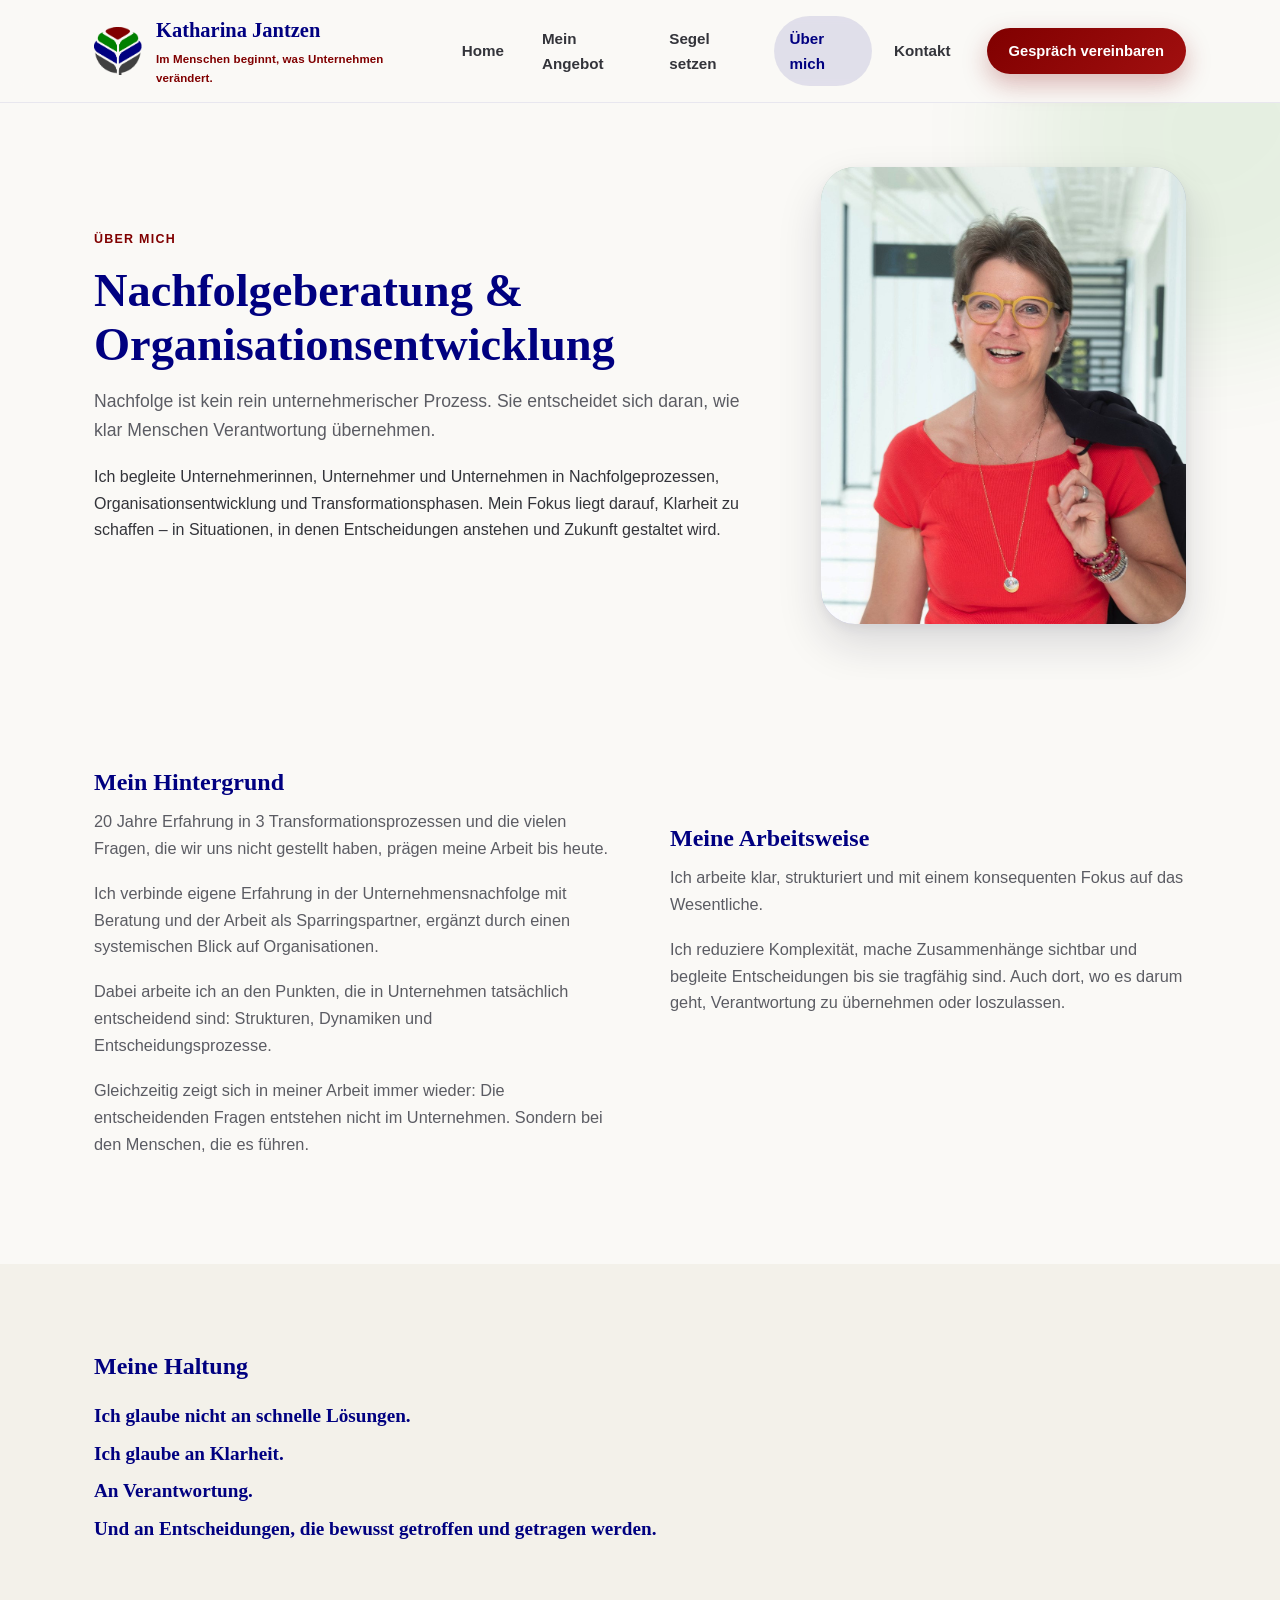
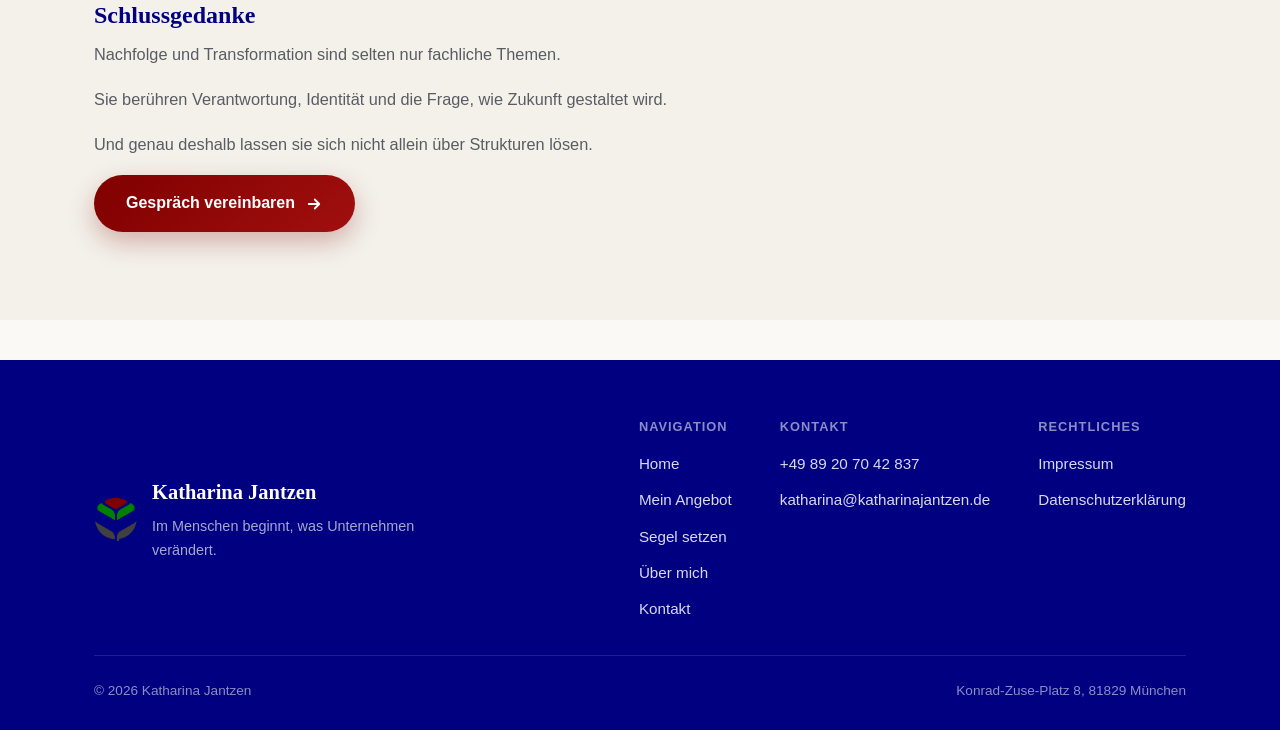
<file: ueber-mich.html>
<!DOCTYPE html>
<html lang="de">
<head>
<meta charset="UTF-8">
<meta name="viewport" content="width=device-width, initial-scale=1.0">
<title>Über mich — Katharina Jantzen | Nachfolgeberatung München</title>
<meta name="description" content="Nachfolgeberatung & Organisationsentwicklung. Nachfolge ist kein rein unternehmerischer Prozess – sie entscheidet sich daran, wie klar Menschen Verantwortung übernehmen.">
<link rel="canonical" href="https://katharinajantzen.de/ueber-mich.html">

<meta property="og:type" content="profile">
<meta property="og:site_name" content="Katharina Jantzen">
<meta property="og:locale" content="de_DE">
<meta property="og:title" content="Über mich — Katharina Jantzen | Nachfolgeberatung München">
<meta property="og:description" content="Nachfolgeberatung & Organisationsentwicklung. Nachfolge ist kein rein unternehmerischer Prozess – sie entscheidet sich daran, wie klar Menschen Verantwortung übernehmen.">
<meta property="og:url" content="https://katharinajantzen.de/ueber-mich.html">
<meta property="og:image" content="https://katharinajantzen.de/assets/katharina-portrait.jpg">

<meta name="twitter:card" content="summary_large_image">
<meta name="twitter:title" content="Über mich — Katharina Jantzen | Nachfolgeberatung München">
<meta name="twitter:description" content="Nachfolgeberatung & Organisationsentwicklung. Nachfolge ist kein rein unternehmerischer Prozess – sie entscheidet sich daran, wie klar Menschen Verantwortung übernehmen.">
<meta name="twitter:image" content="https://katharinajantzen.de/assets/katharina-portrait.jpg">

<script type="application/ld+json">
{
  "@context": "https://schema.org",
  "@graph": [
    {
      "@type": "ProfessionalService",
      "@id": "https://katharinajantzen.de/#organization",
      "name": "Katharina Jantzen – Nachfolgeberatung & Organisationsentwicklung",
      "url": "https://katharinajantzen.de/",
      "logo": "https://katharinajantzen.de/assets/logo.png",
      "image": "https://katharinajantzen.de/assets/katharina-portrait.jpg",
      "description": "Begleitung in Unternehmensnachfolge, Organisationsentwicklung und Transformationsprozessen für Unternehmerinnen, Unternehmer und Familienunternehmen.",
      "address": {
        "@type": "PostalAddress",
        "streetAddress": "Konrad-Zuse-Platz 8",
        "postalCode": "81829",
        "addressLocality": "München",
        "addressCountry": "DE"
      },
      "telephone": "+49-89-2070-42837",
      "email": "katharina@katharinajantzen.de",
      "areaServed": "DE",
      "founder": {
        "@id": "https://katharinajantzen.de/#katharina"
      }
    },
    {
      "@type": "Person",
      "@id": "https://katharinajantzen.de/#katharina",
      "name": "Katharina Jantzen",
      "jobTitle": "Nachfolgeberaterin & Organisationsentwicklerin",
      "worksFor": {
        "@id": "https://katharinajantzen.de/#organization"
      },
      "url": "https://katharinajantzen.de/ueber-mich.html",
      "image": "https://katharinajantzen.de/assets/katharina-portrait.jpg"
    }
  ]
}
</script>
<link rel="icon" type="image/png" href="assets/logo.png">
<link rel="stylesheet" href="css/style.css">
</head>
<body>

<header class="site-header">
  <div class="container header-inner">
    <a href="index.html" class="brand">
      <img src="assets/logo.png" alt="Logo Katharina Jantzen" class="brand-logo">
      <span class="brand-text">
        <span class="brand-name">Katharina Jantzen</span>
        <span class="brand-tagline">Im Menschen beginnt, was Unternehmen verändert.</span>
      </span>
    </a>
    <nav class="main-nav" aria-label="Hauptnavigation">
      <a href="index.html">Home</a>
      <a href="mein-angebot.html">Mein Angebot</a>
      <a href="segel-setzen.html">Segel setzen</a>
      <a href="ueber-mich.html" class="is-active">Über mich</a>
      <a href="kontakt.html">Kontakt</a>
          <a href="kontakt.html" class="btn btn-primary nav-cta">Gespräch vereinbaren</a>
    </nav>
    <div class="header-cta">
      <a href="kontakt.html" class="btn btn-primary">Gespräch vereinbaren</a>
      <button class="nav-toggle" aria-label="Menü öffnen" aria-expanded="false">
        <span></span><span></span><span></span>
      </button>
    </div>
  </div>
</header>

<main>

  <section class="page-hero">
    <div class="blob blob-a"></div>
    <div class="container">
      <div class="page-hero-top">
        <div class="page-hero-inner reveal">
          <span class="kicker">Über mich</span>
          <h1>Nachfolgeberatung &amp; Organisationsentwicklung</h1>
          <p class="lede">Nachfolge ist kein rein unternehmerischer Prozess. Sie entscheidet sich daran, wie klar Menschen Verantwortung übernehmen.</p>
          <p>Ich begleite Unternehmerinnen, Unternehmer und Unternehmen in Nachfolgeprozessen, Organisationsentwicklung und Transformationsphasen. Mein Fokus liegt darauf, Klarheit zu schaffen – in Situationen, in denen Entscheidungen anstehen und Zukunft gestaltet wird.</p>
        </div>

        <div class="page-photo reveal">
          <div class="page-photo-frame">
            <img src="assets/katharina-hallway.jpg" alt="Katharina Jantzen">
          </div>
        </div>
      </div>
    </div>
  </section>

  <section class="section">
    <div class="container">
      <div class="about-columns">
        <div class="content-block reveal">
          <h2>Mein Hintergrund</h2>
          <p>20 Jahre Erfahrung in 3 Transformationsprozessen und die vielen Fragen, die wir uns nicht gestellt haben, prägen meine Arbeit bis heute.</p>
          <p>Ich verbinde eigene Erfahrung in der Unternehmensnachfolge mit Beratung und der Arbeit als Sparringspartner, ergänzt durch einen systemischen Blick auf Organisationen.</p>
          <p>Dabei arbeite ich an den Punkten, die in Unternehmen tatsächlich entscheidend sind: Strukturen, Dynamiken und Entscheidungsprozesse.</p>
          <p>Gleichzeitig zeigt sich in meiner Arbeit immer wieder: Die entscheidenden Fragen entstehen nicht im Unternehmen. Sondern bei den Menschen, die es führen.</p>
        </div>

        <div class="content-block reveal">
          <h2>Meine Arbeitsweise</h2>
          <p>Ich arbeite klar, strukturiert und mit einem konsequenten Fokus auf das Wesentliche.</p>
          <p>Ich reduziere Komplexität, mache Zusammenhänge sichtbar und begleite Entscheidungen bis sie tragfähig sind. Auch dort, wo es darum geht, Verantwortung zu übernehmen oder loszulassen.</p>
        </div>
      </div>
    </div>
  </section>

  <section class="section section-alt">
    <div class="container">
      <div class="content-block reveal">
        <h2>Meine Haltung</h2>
        <div class="stance-lines">
          <p>Ich glaube nicht an schnelle Lösungen.</p>
          <p>Ich glaube an Klarheit.</p>
          <p>An Verantwortung.</p>
          <p>Und an Entscheidungen, die bewusst getroffen und getragen werden.</p>
        </div>
      </div>

      <div class="content-block reveal">
        <h2>Schlussgedanke</h2>
        <p>Nachfolge und Transformation sind selten nur fachliche Themen.</p>
        <p>Sie berühren Verantwortung, Identität und die Frage, wie Zukunft gestaltet wird.</p>
        <p>Und genau deshalb lassen sie sich nicht allein über Strukturen lösen.</p>
        <a href="kontakt.html" class="btn btn-primary">
          Gespräch vereinbaren
          <svg viewBox="0 0 24 24" fill="none" stroke="currentColor" stroke-width="2.4" stroke-linecap="round" stroke-linejoin="round"><path d="M5 12h14M13 6l6 6-6 6"/></svg>
        </a>
      </div>
    </div>
  </section>

</main>

<footer class="site-footer">
  <div class="container">
    <div class="footer-top">
      <div class="footer-brand">
        <img src="assets/logo.png" alt="Logo Katharina Jantzen" class="brand-logo">
        <div>
          <span class="brand-name">Katharina Jantzen</span>
          <p>Im Menschen beginnt, was Unternehmen verändert.</p>
        </div>
      </div>
      <nav class="footer-nav" aria-label="Footer-Navigation">
        <div class="footer-col">
          <h5>Navigation</h5>
          <ul>
            <li><a href="index.html">Home</a></li>
            <li><a href="mein-angebot.html">Mein Angebot</a></li>
            <li><a href="segel-setzen.html">Segel setzen</a></li>
            <li><a href="ueber-mich.html">Über mich</a></li>
            <li><a href="kontakt.html">Kontakt</a></li>
          </ul>
        </div>
        <div class="footer-col">
          <h5>Kontakt</h5>
          <ul>
            <li><a href="tel:+4989207042837">+49 89 20 70 42 837</a></li>
            <li><a href="mailto:katharina@katharinajantzen.de">katharina@katharinajantzen.de</a></li>
          </ul>
        </div>
        <div class="footer-col">
          <h5>Rechtliches</h5>
          <ul>
            <li><a href="impressum.html">Impressum</a></li>
            <li><a href="datenschutz.html">Datenschutzerklärung</a></li>
          </ul>
        </div>
      </nav>
    </div>
    <div class="footer-bottom">
      <span>© 2026 Katharina Jantzen</span>
      <span>Konrad-Zuse-Platz 8, 81829 München</span>
    </div>
  </div>
</footer>

<script src="js/main.js"></script>
</body>
</html>
</file>
<file: css/style.css>
/* ==========================================================================
   Katharina Jantzen — Nachfolgeberatung & Organisationsentwicklung
   ========================================================================== */

:root {
  /* Brand colors (fixed) */
  --navy: #000080;
  --grey: #404040;
  --maroon: #800000;
  --green: #008000;

  /* Soft tints of the brand colors, used for backgrounds/blobs */
  --navy-05: rgba(0, 0, 128, 0.05);
  --navy-10: rgba(0, 0, 128, 0.1);
  --navy-15: rgba(0, 0, 128, 0.15);
  --green-08: rgba(0, 128, 0, 0.08);
  --green-15: rgba(0, 128, 0, 0.15);
  --maroon-08: rgba(128, 0, 0, 0.08);
  --maroon-15: rgba(128, 0, 0, 0.15);
  --grey-08: rgba(64, 64, 64, 0.08);

  --bg: #faf9f6;
  --bg-alt: #f3f1ea;
  --text: #33343a;
  --text-soft: #5b5c63;
  --white: #ffffff;

  --font-display: Georgia, "Iowan Old Style", "Palatino Linotype", "Times New Roman", serif;
  --font-body: -apple-system, BlinkMacSystemFont, "Segoe UI", Roboto, Helvetica, Arial, sans-serif;

  --radius-sm: 14px;
  --radius-md: 22px;
  --radius-lg: 34px;
  --radius-pill: 999px;

  --shadow-soft: 0 10px 30px rgba(20, 20, 50, 0.08), 0 2px 8px rgba(20, 20, 50, 0.04);
  --shadow-lift: 0 20px 45px rgba(20, 20, 50, 0.14), 0 4px 12px rgba(20, 20, 50, 0.06);

  --container: 1140px;
  --ease: cubic-bezier(0.22, 1, 0.36, 1);
}

* {
  box-sizing: border-box;
}

html {
  scroll-behavior: smooth;
}

@media (prefers-reduced-motion: reduce) {
  html {
    scroll-behavior: auto;
  }
  *, *::before, *::after {
    animation-duration: 0.001ms !important;
    animation-iteration-count: 1 !important;
    transition-duration: 0.001ms !important;
    scroll-behavior: auto !important;
  }
}

body {
  margin: 0;
  font-family: var(--font-body);
  color: var(--text);
  background: var(--bg);
  line-height: 1.65;
  -webkit-font-smoothing: antialiased;
  overflow-x: hidden;
}

img {
  max-width: 100%;
  display: block;
}

a {
  color: inherit;
  text-decoration: none;
}

ul {
  margin: 0;
  padding: 0;
  list-style: none;
}

h1, h2, h3, h4 {
  font-family: var(--font-display);
  color: var(--navy);
  line-height: 1.18;
  margin: 0 0 0.5em;
  font-weight: 700;
  letter-spacing: normal;
}

p {
  margin: 0 0 1.1em;
}

.container {
  width: 100%;
  max-width: var(--container);
  margin: 0 auto;
  padding: 0 24px;
}

section {
  position: relative;
}

/* ---- decorative soft blobs ---------------------------------------- */

.blob {
  position: absolute;
  border-radius: 45% 55% 60% 40% / 50% 45% 55% 50%;
  filter: blur(60px);
  z-index: 0;
  pointer-events: none;
  opacity: 0.55;
  animation: float 22s ease-in-out infinite;
}

@keyframes float {
  0%, 100% { transform: translate(0, 0) rotate(0deg) scale(1); }
  33% { transform: translate(2%, -3%) rotate(6deg) scale(1.04); }
  66% { transform: translate(-3%, 2%) rotate(-5deg) scale(0.98); }
}

/* ---- buttons -------------------------------------------------------- */

.btn {
  display: inline-flex;
  align-items: center;
  gap: 10px;
  padding: 15px 32px;
  border-radius: var(--radius-pill);
  font-family: var(--font-body);
  font-weight: 600;
  font-size: 1rem;
  border: none;
  cursor: pointer;
  transition: transform 0.35s var(--ease), box-shadow 0.35s var(--ease), background 0.35s var(--ease);
  white-space: nowrap;
}

.btn-primary {
  background: linear-gradient(135deg, var(--maroon), #a10f0f);
  color: var(--white);
  box-shadow: 0 10px 26px rgba(128, 0, 0, 0.28);
}

.btn-primary:hover {
  transform: translateY(-3px) scale(1.02);
  box-shadow: 0 16px 34px rgba(128, 0, 0, 0.34);
}

.btn-outline {
  background: transparent;
  color: var(--navy);
  border: 1.5px solid var(--navy-15);
  box-shadow: none;
}

.btn-outline:hover {
  background: var(--navy-05);
  transform: translateY(-2px);
  border-color: var(--navy);
}

.btn svg {
  width: 18px;
  height: 18px;
  transition: transform 0.35s var(--ease);
}

.btn:hover svg {
  transform: translateX(4px);
}

/* ---- header ----------------------------------------------------------- */

.site-header {
  position: sticky;
  top: 0;
  z-index: 100;
  background: rgba(250, 249, 246, 0.78);
  backdrop-filter: blur(14px) saturate(1.4);
  -webkit-backdrop-filter: blur(14px) saturate(1.4);
  border-bottom: 1px solid rgba(0, 0, 128, 0.07);
  transition: box-shadow 0.3s var(--ease);
}

.site-header.is-scrolled {
  box-shadow: 0 8px 24px rgba(20, 20, 50, 0.06);
}

.header-inner {
  display: flex;
  align-items: center;
  justify-content: space-between;
  gap: 20px;
  padding-top: 14px;
  padding-bottom: 14px;
}

.brand {
  display: flex;
  align-items: center;
  gap: 14px;
  min-width: 0;
}

.brand-logo {
  width: 48px;
  height: 48px;
  object-fit: contain;
  flex-shrink: 0;
}

.brand-text {
  display: flex;
  flex-direction: column;
  gap: 2px;
  min-width: 0;
}

.brand-name {
  font-family: var(--font-display);
  font-weight: 700;
  font-size: 1.28rem;
  color: var(--navy);
  letter-spacing: normal;
}

.brand-tagline {
  font-size: 0.72rem;
  font-weight: 600;
  color: var(--maroon);
  letter-spacing: 0.01em;
}

.main-nav {
  display: flex;
  align-items: center;
  gap: 6px;
}

.main-nav a {
  position: relative;
  padding: 10px 16px;
  font-weight: 600;
  font-size: 0.95rem;
  color: var(--text);
  border-radius: var(--radius-pill);
  transition: color 0.25s ease, background 0.25s ease;
}

.main-nav a:hover {
  color: var(--navy);
  background: var(--navy-05);
}

.main-nav a.is-active {
  color: var(--navy);
  background: var(--navy-10);
}

.header-cta {
  display: flex;
  align-items: center;
  gap: 14px;
  flex-shrink: 0;
}

.header-cta .btn {
  padding: 11px 22px;
  font-size: 0.92rem;
}

.nav-toggle {
  display: none;
  flex-direction: column;
  justify-content: center;
  gap: 5px;
  width: 44px;
  height: 44px;
  flex-shrink: 0;
  border-radius: 50%;
  border: none;
  background: var(--navy-05);
  cursor: pointer;
}

.nav-toggle span {
  display: block;
  width: 20px;
  height: 2px;
  margin: 0 auto;
  background: var(--navy);
  transition: transform 0.3s var(--ease), opacity 0.3s var(--ease);
}

.nav-toggle.is-open span:nth-child(1) { transform: translateY(7px) rotate(45deg); }
.nav-toggle.is-open span:nth-child(2) { opacity: 0; }
.nav-toggle.is-open span:nth-child(3) { transform: translateY(-7px) rotate(-45deg); }

/* ---- hero --------------------------------------------------------- */

.hero {
  padding: 76px 0 96px;
  overflow: hidden;
}

.hero .blob-a {
  width: 480px;
  height: 480px;
  background: var(--navy);
  opacity: 0.1;
  top: -160px;
  right: -140px;
}

.hero .blob-b {
  width: 360px;
  height: 360px;
  background: var(--maroon);
  opacity: 0.08;
  bottom: -120px;
  left: -120px;
  animation-delay: -8s;
}

.hero-top {
  display: grid;
  grid-template-columns: 1.2fr 0.8fr;
  gap: 52px;
  align-items: center;
}

.hero-inner {
  position: relative;
  z-index: 1;
  max-width: 780px;
}

.hero-photo {
  position: relative;
  z-index: 1;
}

.hero-photo-frame {
  position: relative;
  border-radius: var(--radius-lg);
  overflow: hidden;
  box-shadow: var(--shadow-lift);
  aspect-ratio: 4 / 5;
}

.hero-photo-frame::before {
  content: "";
  position: absolute;
  inset: -18%;
  background: linear-gradient(135deg, var(--maroon), var(--navy) 55%, var(--green));
  opacity: 0.55;
  filter: blur(40px);
  z-index: 0;
  border-radius: 45% 55% 60% 40% / 50% 45% 55% 50%;
  animation: float 22s ease-in-out infinite;
}

.hero-photo-frame img {
  position: relative;
  z-index: 1;
  width: 100%;
  height: 100%;
  object-fit: cover;
  object-position: top center;
  display: block;
}

.page-photo {
  position: relative;
  z-index: 1;
}

.page-photo-frame {
  position: relative;
  border-radius: var(--radius-lg);
  overflow: hidden;
  box-shadow: var(--shadow-lift);
  aspect-ratio: 4 / 5;
  max-width: 420px;
}

.page-photo-frame::before {
  content: "";
  position: absolute;
  inset: -18%;
  background: linear-gradient(135deg, var(--green), var(--navy) 55%, var(--maroon));
  opacity: 0.5;
  filter: blur(36px);
  z-index: 0;
  border-radius: 45% 55% 60% 40% / 50% 45% 55% 50%;
}

.page-photo-frame img {
  position: relative;
  z-index: 1;
  width: 100%;
  height: 100%;
  object-fit: cover;
  object-position: top center;
  display: block;
}

.page-hero-top {
  display: grid;
  grid-template-columns: 1.3fr 0.7fr;
  gap: 48px;
  align-items: center;
}

.eyebrow {
  display: inline-flex;
  align-items: center;
  gap: 10px;
  font-size: 0.82rem;
  font-weight: 700;
  letter-spacing: 0.08em;
  text-transform: uppercase;
  color: var(--green);
  background: var(--green-08);
  padding: 8px 18px;
  border-radius: var(--radius-pill);
  margin-bottom: 26px;
}

.hero h1 {
  font-size: clamp(2.1rem, 4.4vw, 3.3rem);
  margin-bottom: 0.55em;
}

.hero .lede {
  font-size: 1.15rem;
  font-weight: 600;
  color: var(--maroon);
  margin-bottom: 0.5em;
}

.hero-body {
  color: var(--text-soft);
  font-size: 1.05rem;
  max-width: 640px;
}

.hero-actions {
  display: flex;
  align-items: center;
  gap: 18px;
  margin-top: 34px;
  flex-wrap: wrap;
}

.hero-quote {
  position: relative;
  z-index: 1;
  margin: 56px 0 40px;
  padding: 36px 40px;
  background: var(--white);
  border-radius: var(--radius-lg);
  border-left: 4px solid var(--maroon);
  box-shadow: var(--shadow-soft);
  max-width: 720px;
}

.hero-quote p.quote-text {
  font-family: var(--font-display);
  font-size: 1.4rem;
  color: var(--navy);
  font-weight: 600;
  margin-bottom: 0.35em;
}

.hero-quote .quote-caption {
  font-size: 0.9rem;
  color: var(--text-soft);
  margin: 0;
}

/* ---- generic section wrapper --------------------------------------- */

.section {
  padding: 88px 0;
}

.section-alt {
  background: var(--bg-alt);
}

.section-header {
  max-width: 700px;
  margin: 0 0 48px;
}

.section-header.center {
  margin-left: auto;
  margin-right: auto;
  text-align: center;
}

.section-header h2 {
  font-size: clamp(1.7rem, 3vw, 2.3rem);
}

.section-header p {
  color: var(--text-soft);
  font-size: 1.05rem;
}

.kicker {
  display: block;
  font-size: 0.78rem;
  font-weight: 700;
  letter-spacing: 0.1em;
  text-transform: uppercase;
  color: var(--maroon);
  margin-bottom: 14px;
}

/* ---- issue list on home --------------------------------------------- */

.issue-grid {
  display: grid;
  grid-template-columns: repeat(2, 1fr);
  gap: 16px;
  max-width: 820px;
}

.issue-item {
  display: flex;
  align-items: flex-start;
  gap: 14px;
  background: var(--white);
  border-radius: var(--radius-md);
  padding: 20px 22px;
  box-shadow: var(--shadow-soft);
  transition: transform 0.35s var(--ease), box-shadow 0.35s var(--ease);
}

.issue-item:hover {
  transform: translateY(-4px);
  box-shadow: var(--shadow-lift);
}

.issue-dot {
  width: 10px;
  height: 10px;
  border-radius: 50%;
  background: var(--green);
  margin-top: 8px;
  flex-shrink: 0;
}

.issue-item p {
  margin: 0;
  font-weight: 600;
  color: var(--text);
}

.issue-outro {
  max-width: 720px;
  margin-top: 34px;
  color: var(--text-soft);
}

/* ---- pillar / value cards -------------------------------------------- */

.pillars {
  display: grid;
  grid-template-columns: repeat(3, 1fr);
  gap: 26px;
}

.pillar-card {
  position: relative;
  background: var(--white);
  border-radius: var(--radius-lg);
  padding: 34px 30px 30px;
  box-shadow: var(--shadow-soft);
  overflow: hidden;
  transition: transform 0.4s var(--ease), box-shadow 0.4s var(--ease);
}

.pillar-card:hover {
  transform: translateY(-6px);
  box-shadow: var(--shadow-lift);
}

.pillar-card::before {
  content: "";
  position: absolute;
  inset: 0 0 auto 0;
  height: 6px;
  background: var(--accent, var(--navy));
}

.pillar-icon {
  width: 52px;
  height: 52px;
  border-radius: 16px;
  display: flex;
  align-items: center;
  justify-content: center;
  background: var(--accent-soft, var(--navy-10));
  margin-bottom: 20px;
}

.pillar-icon svg {
  width: 26px;
  height: 26px;
  stroke: var(--accent, var(--navy));
}

.pillar-card h3 {
  font-size: 1.28rem;
  margin-bottom: 0.4em;
}

.pillar-card .pillar-sub {
  font-weight: 600;
  color: var(--accent, var(--navy));
  font-size: 0.98rem;
  margin-bottom: 0.9em;
}

.pillar-card p {
  color: var(--text-soft);
  font-size: 0.97rem;
}

.pillar-card--klarheit { --accent: var(--navy); --accent-soft: var(--navy-10); }
.pillar-card--struktur { --accent: var(--green); --accent-soft: var(--green-15); }
.pillar-card--entwicklung { --accent: var(--maroon); --accent-soft: var(--maroon-15); }

.steps {
  margin-top: 20px;
  display: flex;
  flex-direction: column;
  gap: 14px;
}

.step {
  display: flex;
  gap: 14px;
  align-items: flex-start;
}

.step-num {
  flex-shrink: 0;
  width: 30px;
  height: 30px;
  border-radius: 50%;
  background: var(--maroon-15);
  color: var(--maroon);
  font-family: var(--font-display);
  font-weight: 700;
  font-size: 0.85rem;
  display: flex;
  align-items: center;
  justify-content: center;
}

.step h4 {
  font-family: var(--font-body);
  color: var(--text);
  font-size: 0.98rem;
  font-weight: 700;
  margin: 0 0 2px;
}

.step p {
  margin: 0;
  font-size: 0.92rem;
  color: var(--text-soft);
}

.steps-caption {
  margin-top: 16px;
  font-size: 0.88rem;
  color: var(--text-soft);
  font-style: italic;
}

/* ---- cta band --------------------------------------------------------- */

.cta-band {
  position: relative;
  border-radius: var(--radius-lg);
  overflow: hidden;
  padding: 64px 48px;
  text-align: center;
  background: linear-gradient(135deg, var(--navy) 0%, #1a1a6e 55%, var(--maroon) 130%);
  color: var(--white);
  isolation: isolate;
}

.cta-band .blob {
  background: var(--white);
  opacity: 0.08;
}

.cta-band .blob-a { width: 360px; height: 360px; top: -140px; left: -80px; }
.cta-band .blob-b { width: 300px; height: 300px; bottom: -140px; right: -60px; animation-delay: -11s; }

.cta-band h2 {
  color: var(--white);
  font-size: clamp(1.5rem, 3vw, 2.1rem);
  max-width: 680px;
  margin: 0 auto 0.3em;
  position: relative;
  z-index: 1;
}

.cta-band p {
  color: rgba(255,255,255,0.82);
  max-width: 620px;
  margin: 0 auto 30px;
  position: relative;
  z-index: 1;
}

.cta-band .btn-primary {
  position: relative;
  z-index: 1;
  background: var(--white);
  color: var(--maroon);
  box-shadow: 0 14px 32px rgba(0,0,0,0.22);
}

.cta-band .btn-primary:hover {
  background: var(--bg);
}

.closing-note {
  max-width: 720px;
  margin: 40px auto 0;
  text-align: center;
  color: var(--text-soft);
}

/* ---- reveal-on-scroll --------------------------------------------- */

.reveal {
  opacity: 0;
  transform: translateY(28px);
  transition: opacity 0.8s var(--ease), transform 0.8s var(--ease);
}

.reveal.is-visible {
  opacity: 1;
  transform: translateY(0);
}

.reveal-stagger.is-visible > * {
  transition-delay: calc(var(--i, 0) * 90ms);
}

/* ---- page hero (inner pages) ---------------------------------------- */

.page-hero {
  padding: 64px 0 56px;
  overflow: hidden;
}

.page-hero .blob-a {
  width: 420px; height: 420px; background: var(--green); opacity: 0.08; top: -180px; right: -160px;
}

.page-hero-inner {
  position: relative;
  z-index: 1;
  max-width: 760px;
}

.page-hero .kicker { margin-bottom: 14px; }

.page-hero h1 {
  font-size: clamp(2rem, 4vw, 2.9rem);
  margin-bottom: 0.3em;
}

.page-hero .lede {
  font-size: 1.1rem;
  color: var(--text-soft);
}

/* ---- long-form content blocks --------------------------------------- */

.content-block {
  max-width: 760px;
}

.content-block + .content-block {
  margin-top: 56px;
}

.content-block h2 {
  font-size: 1.5rem;
}

.content-block p {
  color: var(--text-soft);
  font-size: 1.02rem;
}

.stance-lines {
  display: flex;
  flex-direction: column;
  gap: 6px;
  margin: 20px 0;
}

.stance-lines p {
  font-family: var(--font-display);
  font-size: 1.2rem;
  color: var(--navy);
  font-weight: 600;
  margin: 0;
}

/* ---- service cards (Angebot) ------------------------------------------ */

.services {
  display: grid;
  grid-template-columns: repeat(3, 1fr);
  gap: 26px;
}

.service-card {
  background: var(--white);
  border-radius: var(--radius-lg);
  padding: 34px 30px;
  box-shadow: var(--shadow-soft);
  transition: transform 0.4s var(--ease), box-shadow 0.4s var(--ease);
  display: flex;
  flex-direction: column;
}

.service-card:hover {
  transform: translateY(-6px);
  box-shadow: var(--shadow-lift);
}

.service-num {
  font-family: var(--font-display);
  font-size: 0.95rem;
  font-weight: 700;
  color: var(--white);
  background: var(--accent, var(--navy));
  width: 40px;
  height: 40px;
  border-radius: 12px;
  display: flex;
  align-items: center;
  justify-content: center;
  margin-bottom: 22px;
}

.service-card:nth-child(1) { --accent: var(--navy); }
.service-card:nth-child(2) { --accent: var(--green); }
.service-card:nth-child(3) { --accent: var(--maroon); }

.service-card h3 {
  font-size: 1.22rem;
}

.service-card p {
  color: var(--text-soft);
  font-size: 0.97rem;
}

.callout {
  margin-top: 40px;
  padding: 26px 30px;
  border-radius: var(--radius-md);
  background: var(--green-08);
  border-left: 4px solid var(--green);
  color: var(--text);
  font-weight: 600;
  max-width: 820px;
}

.callout p { margin: 0.2em 0; }

/* ---- about page split -------------------------------------------------- */

.about-columns {
  display: grid;
  grid-template-columns: repeat(2, 1fr);
  gap: 60px;
}

/* ---- contact page ---------------------------------------------------- */

.contact-grid {
  display: grid;
  grid-template-columns: 0.85fr 1.15fr;
  gap: 48px;
  align-items: start;
}

.contact-card {
  background: var(--white);
  border-radius: var(--radius-lg);
  padding: 38px 34px;
  box-shadow: var(--shadow-soft);
}

.contact-row {
  display: flex;
  gap: 16px;
  align-items: flex-start;
  padding: 18px 0;
  border-top: 1px solid var(--grey-08);
}

.contact-row:first-of-type {
  border-top: none;
}

.contact-icon {
  width: 42px;
  height: 42px;
  border-radius: 12px;
  background: var(--navy-10);
  display: flex;
  align-items: center;
  justify-content: center;
  flex-shrink: 0;
}

.contact-icon svg {
  width: 20px;
  height: 20px;
  stroke: var(--navy);
}

.contact-row h4 {
  margin: 0 0 4px;
  font-family: var(--font-body);
  font-size: 0.85rem;
  text-transform: uppercase;
  letter-spacing: 0.06em;
  color: var(--text-soft);
  font-weight: 700;
}

.contact-row a, .contact-row span {
  display: block;
  font-weight: 600;
  color: var(--text);
}

.contact-row a:hover {
  color: var(--maroon);
}

.contact-form-wrap {
  background: var(--white);
  border-radius: var(--radius-lg);
  padding: 40px;
  box-shadow: var(--shadow-soft);
}

.form-grid {
  display: grid;
  grid-template-columns: 1fr 1fr;
  gap: 18px;
}

.form-field {
  display: flex;
  flex-direction: column;
  gap: 8px;
  margin-bottom: 18px;
}

.form-field.full {
  grid-column: 1 / -1;
}

.form-field label {
  font-size: 0.85rem;
  font-weight: 700;
  color: var(--text);
}

.form-field label .opt {
  font-weight: 400;
  color: var(--text-soft);
}

.form-field input,
.form-field textarea {
  border: 1.5px solid var(--grey-08);
  background: var(--bg);
  border-radius: var(--radius-sm);
  padding: 13px 16px;
  font-family: var(--font-body);
  font-size: 0.98rem;
  color: var(--text);
  transition: border-color 0.25s ease, box-shadow 0.25s ease;
}

.form-field input:focus,
.form-field textarea:focus {
  outline: none;
  border-color: var(--navy);
  box-shadow: 0 0 0 4px var(--navy-05);
}

.form-field textarea {
  resize: vertical;
  min-height: 130px;
}

.form-note {
  font-size: 0.85rem;
  color: var(--text-soft);
  margin-top: 14px;
}

/* ---- legal pages ------------------------------------------------------- */

.legal-content {
  max-width: 820px;
}

.legal-content h2 {
  font-size: 1.35rem;
  margin-top: 2em;
  padding-top: 0.6em;
  border-top: 1px solid var(--grey-08);
}

.legal-content h2:first-child {
  margin-top: 0;
  padding-top: 0;
  border-top: none;
}

.legal-content h3 {
  font-family: var(--font-body);
  font-size: 0.92rem;
  font-weight: 700;
  letter-spacing: 0.03em;
  text-transform: uppercase;
  color: var(--maroon);
  margin: 1.8em 0 0.6em;
}

.legal-content h4 {
  font-family: var(--font-body);
  font-size: 1rem;
  font-weight: 700;
  color: var(--text);
  margin: 1.4em 0 0.4em;
}

.legal-content p, .legal-content li {
  color: var(--text-soft);
  font-size: 0.98rem;
}

.legal-content ul {
  margin: 0 0 1.1em;
  padding-left: 1.3em;
  list-style: disc;
}

.legal-content li {
  margin-bottom: 0.5em;
}

.legal-content a {
  color: var(--navy);
  text-decoration: underline;
  word-break: break-word;
}

.legal-content .caps-notice {
  font-size: 0.9rem;
}

/* ---- pull quote (recurring emphasized statement) ---------------------- */

.pull-quote {
  position: relative;
  margin: 36px 0 40px;
  padding: 28px 34px;
  background: var(--white);
  border-radius: var(--radius-lg);
  border-left: 4px solid var(--accent, var(--maroon));
  box-shadow: var(--shadow-soft);
  max-width: 780px;
}

.pull-quote p {
  font-family: var(--font-display);
  font-size: 1.18rem;
  color: var(--navy);
  font-weight: 600;
  margin: 0;
}

.pull-quote.center {
  margin-left: auto;
  margin-right: auto;
}

.pull-quote--navy { --accent: var(--navy); }
.pull-quote--green { --accent: var(--green); }
.pull-quote--maroon { --accent: var(--maroon); }

/* ---- galleon to two-master comparison ---------------------------------- */

.compare-boats {
  display: flex;
  align-items: center;
  gap: 22px;
  margin: 40px 0;
  flex-wrap: wrap;
}

.boat-card {
  flex: 1 1 240px;
  background: var(--white);
  border-radius: var(--radius-lg);
  padding: 30px 26px;
  box-shadow: var(--shadow-soft);
  text-align: center;
  transition: transform 0.4s var(--ease), box-shadow 0.4s var(--ease);
}

.boat-card:hover {
  transform: translateY(-4px);
  box-shadow: var(--shadow-lift);
}

.boat-icon {
  width: 62px;
  height: 62px;
  margin: 0 auto 18px;
  border-radius: 50%;
  display: flex;
  align-items: center;
  justify-content: center;
  background: var(--accent-soft, var(--grey-08));
}

.boat-icon svg {
  width: 30px;
  height: 30px;
  stroke: var(--accent, var(--grey));
}

.boat-card--from { --accent: var(--grey); --accent-soft: var(--grey-08); }
.boat-card--to { --accent: var(--green); --accent-soft: var(--green-15); }

.boat-card h4 {
  font-size: 1.05rem;
  margin-bottom: 0.35em;
}

.boat-card p {
  color: var(--text-soft);
  font-size: 0.92rem;
  margin: 0;
}

.compare-arrow {
  flex: 0 0 auto;
  width: 40px;
  height: 40px;
  border-radius: 50%;
  background: var(--maroon-08);
  display: flex;
  align-items: center;
  justify-content: center;
}

.compare-arrow svg {
  width: 20px;
  height: 20px;
  stroke: var(--maroon);
}

/* ---- two-track process cards -------------------------------------------- */

.track-grid {
  display: grid;
  grid-template-columns: repeat(2, 1fr);
  gap: 26px;
  margin-top: 32px;
}

.track-grid .service-card:nth-child(1) { --accent: var(--navy); }
.track-grid .service-card:nth-child(2) { --accent: var(--green); }

.track-label {
  display: inline-flex;
  align-items: center;
  justify-content: center;
  width: 40px;
  height: 40px;
  border-radius: 12px;
  background: var(--accent, var(--navy));
  margin-bottom: 22px;
}

.track-label svg {
  width: 20px;
  height: 20px;
  stroke: var(--white);
}

/* ---- process overview card --------------------------------------------- */

.process-card {
  background: var(--white);
  border-radius: var(--radius-lg);
  padding: 34px 34px 20px;
  box-shadow: var(--shadow-soft);
  margin-top: 32px;
}

.process-card .steps {
  gap: 22px;
}

/* ---- footer ------------------------------------------------------------ */

.site-footer {
  background: var(--navy);
  color: rgba(255,255,255,0.82);
  padding: 56px 0 28px;
  margin-top: 40px;
}

.footer-top {
  display: flex;
  justify-content: space-between;
  gap: 40px;
  flex-wrap: wrap;
  padding-bottom: 32px;
  border-bottom: 1px solid rgba(255,255,255,0.12);
}

.footer-brand {
  display: flex;
  align-items: center;
  gap: 14px;
  max-width: 360px;
}

.footer-brand .brand-logo {
  width: 44px;
  height: 44px;
}

.footer-brand .brand-name {
  color: var(--white);
}

.footer-brand p {
  margin: 6px 0 0;
  font-size: 0.9rem;
  color: rgba(255,255,255,0.65);
}

.footer-nav {
  display: flex;
  gap: 48px;
  flex-wrap: wrap;
}

.footer-col h5 {
  font-size: 0.8rem;
  text-transform: uppercase;
  letter-spacing: 0.08em;
  color: rgba(255,255,255,0.55);
  margin: 0 0 14px;
}

.footer-col ul {
  display: flex;
  flex-direction: column;
  gap: 10px;
}

.footer-col a {
  font-size: 0.95rem;
  color: rgba(255,255,255,0.85);
  transition: color 0.2s ease;
}

.footer-col a:hover {
  color: var(--white);
}

.footer-bottom {
  display: flex;
  justify-content: space-between;
  align-items: center;
  flex-wrap: wrap;
  gap: 12px;
  padding-top: 24px;
  font-size: 0.85rem;
  color: rgba(255,255,255,0.55);
}

/* ---- responsive ---------------------------------------------------- */

@media (max-width: 980px) {
  .issue-grid, .pillars, .services, .about-columns, .track-grid { grid-template-columns: 1fr; }
  .compare-boats { flex-direction: column; }
  .compare-arrow { transform: rotate(90deg); }
  .contact-grid { grid-template-columns: 1fr; }
  .hero-top, .page-hero-top { grid-template-columns: 1fr; }
  .hero-photo-frame { max-width: 380px; margin: 0 auto; }
  .hero-photo { order: -1; }
  .page-photo-frame { max-width: 320px; }
  .page-photo { order: -1; }
}

.nav-cta {
  display: none;
}

@media (max-width: 860px) {
  .main-nav { display: none; }
  .header-cta .btn-outline,
  .header-cta .btn-primary { display: none; }
  .nav-toggle { display: flex; }

  .site-header.nav-open .main-nav {
    display: flex;
    flex-direction: column;
    align-items: stretch;
    position: absolute;
    top: 100%;
    left: 0;
    right: 0;
    background: var(--white);
    padding: 12px 24px 24px;
    box-shadow: var(--shadow-soft);
    gap: 4px;
  }

  .site-header.nav-open .main-nav a {
    padding: 14px 16px;
  }

  .site-header.nav-open .main-nav .nav-cta {
    display: inline-flex;
    justify-content: center;
    margin-top: 10px;
  }
}

@media (max-width: 640px) {
  .brand-name,
  .brand-tagline {
    white-space: nowrap;
    overflow: hidden;
    text-overflow: ellipsis;
    max-width: 62vw;
  }
}

@media (max-width: 420px) {
  .brand-tagline { display: none; }
}

@media (max-width: 640px) {
  .hero { padding: 52px 0 64px; }
  .section { padding: 60px 0; }
  .hero-quote { padding: 26px 24px; }
  .cta-band { padding: 44px 24px; }
  .form-grid { grid-template-columns: 1fr; }
  .footer-top { flex-direction: column; }
}

/* ==========================================================================
   Cinematic film experience ("Segel setzen")
   ========================================================================== */

.intro-veil {
  position: fixed;
  inset: 0;
  background: #060c22;
  z-index: 9999;
  opacity: 1;
  pointer-events: none;
  transition: opacity 1.1s ease;
}

.intro-veil.is-hidden {
  opacity: 0;
}

.scroll-progress {
  position: fixed;
  top: 0;
  left: 0;
  height: 3px;
  width: 0%;
  background: linear-gradient(90deg, var(--maroon), var(--navy) 60%, var(--green));
  z-index: 300;
}

/* ---- header adapting over dark acts ------------------------------------ */

.site-header.on-dark {
  background: rgba(6, 12, 34, 0.32);
  border-bottom-color: rgba(255, 255, 255, 0.14);
}

.site-header.on-dark .brand-name,
.site-header.on-dark .main-nav a:not(.btn) {
  color: var(--white);
}

.site-header.on-dark .brand-tagline {
  color: rgba(255, 255, 255, 0.75);
}

.site-header.on-dark .main-nav a:not(.btn):hover {
  background: rgba(255, 255, 255, 0.12);
  color: var(--white);
}

.site-header.on-dark .main-nav a.is-active:not(.btn) {
  background: rgba(255, 255, 255, 0.18);
  color: var(--white);
}

.site-header.on-dark .nav-toggle {
  background: rgba(255, 255, 255, 0.16);
}

.site-header.on-dark .nav-toggle span {
  background: var(--white);
}

/* ---- chapter dot navigation --------------------------------------------- */

.chapter-nav {
  position: fixed;
  right: 26px;
  top: 50%;
  transform: translateY(-50%);
  z-index: 250;
  display: flex;
  flex-direction: column;
  gap: 20px;
  align-items: center;
}

.chapter-nav a {
  width: 10px;
  height: 10px;
  border-radius: 50%;
  background: #fff;
  mix-blend-mode: difference;
  position: relative;
  transition: transform 0.3s var(--ease);
}

.chapter-nav a.is-active {
  transform: scale(1.5);
}

.chapter-nav .chapter-tip {
  position: absolute;
  right: 22px;
  top: 50%;
  transform: translateY(-50%);
  white-space: nowrap;
  font-size: 0.72rem;
  font-weight: 600;
  letter-spacing: 0.06em;
  text-transform: uppercase;
  color: var(--white);
  background: rgba(11, 20, 50, 0.82);
  padding: 5px 12px;
  border-radius: 20px;
  opacity: 0;
  pointer-events: none;
  transition: opacity 0.25s ease;
  mix-blend-mode: normal;
}

.chapter-nav a:hover .chapter-tip,
.chapter-nav a.is-active .chapter-tip {
  opacity: 1;
}

@media (max-width: 900px) {
  .chapter-nav { display: none; }
}

/* ---- act (full-bleed cinematic scene) ----------------------------------- */

.act {
  position: relative;
  min-height: 100vh;
  min-height: 100svh;
  display: flex;
  align-items: flex-end;
  overflow: hidden;
}

.act--hero {
  align-items: center;
  text-align: center;
}

.act-media {
  position: absolute;
  inset: 0;
  z-index: 0;
  overflow: hidden;
}

.act-media img {
  width: 100%;
  height: 100%;
  object-fit: cover;
  object-position: center 60%;
  transform: scale(1.14);
  transition: transform 7s cubic-bezier(0.16, 0.8, 0.24, 1);
  will-change: transform;
}

.act.is-visible .act-media img {
  transform: scale(1);
}

.act-overlay {
  position: absolute;
  inset: 0;
  z-index: 1;
  background: linear-gradient(180deg, rgba(6, 12, 34, 0.28) 0%, rgba(6, 12, 34, 0.18) 38%, rgba(6, 12, 34, 0.92) 100%);
}

.act--hero .act-overlay {
  background: linear-gradient(180deg, rgba(6, 12, 34, 0.55) 0%, rgba(6, 12, 34, 0.35) 45%, rgba(6, 12, 34, 0.8) 100%);
}

.act--tint-maroon .act-overlay {
  background: linear-gradient(180deg, rgba(50, 6, 6, 0.28) 0%, rgba(50, 6, 6, 0.18) 38%, rgba(30, 6, 10, 0.92) 100%);
}

.act-content {
  position: relative;
  z-index: 2;
  width: 100%;
  padding: 0 0 100px;
  color: var(--white);
  opacity: 0;
  transform: translateY(36px);
  transition: opacity 1s ease, transform 1s ease;
  transition-delay: 0.2s;
}

.act--hero .act-content {
  padding: 0;
}

.act.is-visible .act-content {
  opacity: 1;
  transform: translateY(0);
}

.act-chapter {
  display: inline-flex;
  align-items: center;
  gap: 10px;
  letter-spacing: 0.18em;
  text-transform: uppercase;
  font-size: 0.78rem;
  font-weight: 600;
  color: rgba(255, 255, 255, 0.75);
  margin-bottom: 20px;
}

.act-chapter .chapter-num {
  display: inline-flex;
  align-items: center;
  justify-content: center;
  width: 26px;
  height: 26px;
  border-radius: 50%;
  border: 1px solid rgba(255, 255, 255, 0.5);
  color: #fff;
  font-size: 0.72rem;
}

.act h1,
.act h2 {
  color: #fff;
  font-size: clamp(2.2rem, 5vw, 3.6rem);
  max-width: 900px;
  margin-bottom: 20px;
}

.act--hero h1 {
  max-width: 100%;
  margin-left: auto;
  margin-right: auto;
}

.act p.act-lede {
  color: rgba(255, 255, 255, 0.92);
  font-size: 1.18rem;
  max-width: 640px;
}

.act--hero p.act-lede {
  max-width: 640px;
  margin-left: auto;
  margin-right: auto;
}

.act .eyebrow {
  background: rgba(255, 255, 255, 0.14);
  color: #fff;
  border: 1px solid rgba(255, 255, 255, 0.3);
}

.act-scroll-cue {
  position: absolute;
  bottom: 30px;
  left: 50%;
  transform: translateX(-50%);
  z-index: 2;
  color: rgba(255, 255, 255, 0.8);
  animation: bob 2.4s ease-in-out infinite;
}

.act-scroll-cue svg {
  width: 26px;
  height: 26px;
}

@keyframes bob {
  0%, 100% { transform: translate(-50%, 0); }
  50% { transform: translate(-50%, 10px); }
}

.act-actions {
  margin-top: 30px;
  display: flex;
  gap: 14px;
  flex-wrap: wrap;
  justify-content: flex-start;
}

.act--hero .act-actions {
  justify-content: center;
}

@media (prefers-reduced-motion: reduce) {
  .act-media img { transition: none; transform: scale(1); }
  .act-content { transition: none; opacity: 1; transform: none; }
  .act-scroll-cue { animation: none; }
}

@media (max-width: 640px) {
  .act-content { padding-bottom: 64px; }
  .act h1, .act h2 { font-size: clamp(1.8rem, 8vw, 2.4rem); }
}
</file>
<file: css/amber.css>
/* ==========================================================================
   Amber Coaching — Geistiges und energetisches Heilen
   Gestalterische Leitidee: ein schmaler Lichtfaden begleitet die Seite,
   beginnt zurückhaltend und wird zum Ende hin heller und klarer.
   ========================================================================== */

:root {
  /* CI-Farben (aus CMYK-Vorgabe abgeleitet) */
  --ci-amber-light: #FF960D;
  --ci-amber-deep: #FF4A00;
  --ci-rust: #DA3107;
  --ci-brown: #8A4329;

  /* Grundfläche: helles Creme, kein reines Weiß */
  --cream: #FBF3E6;
  --cream-deep: #F5E9D6;
  --cream-deep-2: #F2E4D1;
  --cream-warm: #FBF1E1;
  --sand: #EAD9BD;
  --taupe: #C9AD8B;

  /* Leitfarbe Amber, in Helligkeitsstufen für den Lichtfaden */
  --amber-1: #E8B37A;   /* zurückhaltend, Anfang der Seite */
  --amber-2: #EFA24E;
  --amber-3: #F0900F;
  --amber-4: var(--ci-amber-light);
  --amber-5: var(--ci-amber-deep);
  --amber-6: var(--ci-rust);  /* klar, kräftig, Ende der Seite */

  /* Text: tiefes Braun / Aubergine statt hartem Schwarz */
  --brown-deep: #34201A;
  --brown: #4A2D22;
  --brown-soft: #6E4A3A;
  --aubergine: #4B2A3A;

  /* Salbeigrün als zurückhaltende Ergänzung */
  --sage: #8CA07E;
  --sage-soft: #DEE6D3;

  /* Amber-Ton mit ausreichendem Kontrast für Fließtext auf Creme */
  --amber-text: #A6330B;

  --cream-rgb: 251, 243, 230;

  --font-display: Georgia, "Iowan Old Style", "Palatino Linotype", "Times New Roman", serif;
  --font-body: -apple-system, BlinkMacSystemFont, "Segoe UI", Roboto, Helvetica, Arial, sans-serif;

  --radius-sm: 14px;
  --radius-md: 24px;
  --radius-lg: 36px;
  --radius-pill: 999px;

  --shadow-soft: 0 6px 18px rgba(74, 45, 34, 0.06);
  --shadow-lift: 0 8px 22px rgba(74, 45, 34, 0.08);

  --container: 1080px;
  --ease-slow: cubic-bezier(0.22, 1, 0.36, 1);
  --dur-reveal: 1.3s;
  --dur-thread: 2.2s;
}

* { box-sizing: border-box; }

html { scroll-behavior: smooth; }

@media (prefers-reduced-motion: reduce) {
  html { scroll-behavior: auto; }
  .amber-body *, .amber-body *::before, .amber-body *::after {
    animation-duration: 0.001ms !important;
    animation-iteration-count: 1 !important;
    transition-duration: 0.001ms !important;
    scroll-behavior: auto !important;
  }
}

.amber-body {
  margin: 0;
  font-family: var(--font-body);
  color: var(--brown);
  background: var(--cream);
  font-size: 1.06rem;
  line-height: 1.75;
  -webkit-font-smoothing: antialiased;
  overflow-x: hidden;
}

.amber-body img { max-width: 100%; display: block; }
.amber-body a { color: inherit; text-decoration: none; }
.amber-body ul { margin: 0; padding: 0; list-style: none; }

.amber-body a:focus-visible,
.amber-body button:focus-visible {
  outline: 2.5px solid var(--ci-amber-deep);
  outline-offset: 3px;
  border-radius: 4px;
}

.amber-body h1, .amber-body h2, .amber-body h3, .amber-body h4 {
  font-family: var(--font-display);
  color: var(--brown-deep);
  line-height: 1.18;
  margin: 0 0 0.5em;
  font-weight: 600;
}

.amber-body h2 { font-size: clamp(1.9rem, 3.4vw, 2.6rem); }
.amber-body h3 { font-size: clamp(1.24rem, 1.8vw, 1.4rem); }

.amber-body p { margin: 0 0 1.2em; max-width: 65ch; }

.a-container {
  width: 100%;
  max-width: var(--container);
  margin: 0 auto;
  padding: 0 26px;
  position: relative;
  z-index: 1;
}

.a-skip-link {
  position: absolute;
  left: -999px;
  top: auto;
  background: var(--brown-deep);
  color: var(--cream);
  padding: 12px 20px;
  border-radius: var(--radius-sm);
  z-index: 200;
}

.a-skip-link:focus {
  left: 16px;
  top: 16px;
}

/* ---- header ------------------------------------------------------- */

.a-header {
  /* !important hier bewusst: manche Theme-"Header deaktivieren"-Funktionen
     blenden pauschal jedes <header>-Element per CSS aus, nicht nur den
     eigenen Theme-Header. Das würde auch unseren eigenen Header treffen,
     da er technisch ebenfalls ein <header>-Tag ist. */
  display: block !important;
  visibility: visible !important;
  opacity: 1 !important;
  position: sticky;
  top: 0;
  z-index: 100;
  padding: 18px 0;
  background: transparent;
  transition: background 0.5s var(--ease-slow), box-shadow 0.5s var(--ease-slow), padding 0.4s var(--ease-slow);
}

.a-header.is-scrolled {
  background: rgba(var(--cream-rgb), 0.86);
  backdrop-filter: blur(14px) saturate(1.3);
  -webkit-backdrop-filter: blur(14px) saturate(1.3);
  box-shadow: 0 8px 26px rgba(74, 45, 34, 0.08);
  padding: 12px 0;
}

.a-header-inner {
  display: flex;
  align-items: center;
  justify-content: space-between;
  gap: 20px;
}

.a-brand {
  display: flex;
  align-items: center;
  gap: 12px;
}

.a-brand-logo {
  height: 54px;
  width: auto;
  display: block;
}

@media (max-width: 640px) {
  .a-brand-logo { height: 44px; }
}

.a-nav {
  display: flex;
  align-items: center;
  gap: 4px;
}

.a-nav a {
  padding: 9px 15px;
  font-size: 0.93rem;
  font-weight: 600;
  color: var(--brown-soft);
  border-radius: var(--radius-pill);
  transition: color 0.3s ease, background 0.3s ease;
}

.a-nav a:hover,
.a-nav a:focus-visible {
  color: var(--brown-deep);
  background: rgba(255, 150, 13, 0.12);
}

.a-nav a.is-active {
  color: var(--amber-text);
}

.a-nav-toggle {
  display: none;
  flex-direction: column;
  justify-content: center;
  gap: 5px;
  width: 44px;
  height: 44px;
  border-radius: 50%;
  border: none;
  background: rgba(255, 150, 13, 0.1);
  cursor: pointer;
}

.a-nav-toggle span {
  display: block;
  width: 20px;
  height: 2px;
  margin: 0 auto;
  background: var(--brown-deep);
  transition: transform 0.3s var(--ease-slow), opacity 0.3s var(--ease-slow);
}

.a-nav-toggle.is-open span:nth-child(1) { transform: translateY(7px) rotate(45deg); }
.a-nav-toggle.is-open span:nth-child(2) { opacity: 0; }
.a-nav-toggle.is-open span:nth-child(3) { transform: translateY(-7px) rotate(-45deg); }

@media (max-width: 840px) {
  .a-nav { display: none; }
  .a-nav-toggle { display: flex; }

  .a-header.nav-open .a-nav {
    display: flex;
    flex-direction: column;
    align-items: stretch;
    position: absolute;
    top: 100%;
    left: 0;
    right: 0;
    background: var(--cream);
    padding: 10px 26px 22px;
    box-shadow: var(--shadow-soft);
    gap: 2px;
  }

  .a-header.nav-open .a-nav a { padding: 13px 16px; }
}

/* ---- Lichtfaden (SVG-Thread) ----------------------------------------
   Läuft innerhalb des Containers, nah am Textkörper, und verschwindet
   dort, wo Inhalt (a-panel / a-station / a-about-text / ...) eine
   deckende Hintergrundfläche in Sektionsfarbe trägt. ------------------ */

.a-thread {
  position: absolute;
  top: 0;
  bottom: 0;
  width: 300px;
  z-index: 0;
  pointer-events: none;
}

.a-thread--left { left: 40px; }
.a-thread--right { right: 40px; }

/* Durchgehendes Band über die volle Inhaltsbreite — für Abschnitte, in
   denen der Weg zwischen abwechselnd links/rechts stehenden Elementen
   hindurchführen muss (z. B. die Wegstationen im Ablauf). */
.a-thread--weave {
  left: 0;
  right: 0;
  width: auto;
}

.a-thread--weave .a-waypoint { left: 82%; }

@media (max-width: 760px) {
  .a-thread--weave { left: -14px; right: auto; width: 34px; }
  .a-thread--weave .a-waypoint { left: 18px; }
}

@media (max-width: 760px) {
  .a-thread { width: 34px; }
  .a-thread--left,
  .a-thread--right {
    left: -14px;
    right: auto;
  }
}

.a-thread svg {
  width: 100%;
  height: 100%;
  display: block;
  overflow: visible;
  /* Deckt den Weg von oben nach unten auf, statt ihn per
     stroke-dasharray zu "zeichnen" — dasharray/dashoffset kollidiert
     bei stark nicht-uniform gestreckten Pfaden (preserveAspectRatio
     ="none" + vector-effect:non-scaling-stroke) und lässt den
     sichtbaren Strich vorzeitig abbrechen. clip-path arbeitet auf der
     fertig gerenderten Fläche und bleibt davon unberührt.
     Der Wert wird per JavaScript direkt aus der Scrollposition
     berechnet (siehe amber.js) statt per CSS-Animation — so verhält
     sich der Aufbau in jedem Browser identisch zur Scrollgeschwindigkeit,
     unabhängig von der Unterstützung für Scroll-Driven Animations. */
  clip-path: inset(0 0 100% 0);
}

.a-thread-path {
  fill: none;
  stroke-linecap: round;
  vector-effect: non-scaling-stroke;
  opacity: 0;
}

/* Helligkeitsstufen des Lichtfadens: zurückhaltend am Anfang, klar am Ende.
   Bewusst ohne Leucht-/Glow-Filter — Wirkung entsteht allein über
   Strichstärke, Deckkraft und Farbton, wie bei natürlich einfallendem Licht.
   --path-opacity ist die Ziel-Deckkraft, die amber.js beim Scrollen
   anteilig anfährt (0 → --path-opacity, proportional zur Scrollstrecke
   durch den Abschnitt). */
.a-thread--1 .a-thread-path { stroke: var(--amber-2); stroke-width: 3.2; --path-opacity: 0.45; }
.a-thread--2 .a-thread-path { stroke: var(--amber-3); stroke-width: 3.3; --path-opacity: 0.55; }
.a-thread--3 .a-thread-path { stroke: var(--amber-3); stroke-width: 3.4; --path-opacity: 0.6; }
.a-thread--4 .a-thread-path { stroke: var(--ci-amber-light); stroke-width: 3.6; --path-opacity: 0.68; }
.a-thread--5 .a-thread-path { stroke: var(--ci-amber-light); stroke-width: 3.8; --path-opacity: 0.76; }
.a-thread--6 .a-thread-path { stroke: var(--ci-amber-deep); stroke-width: 4; --path-opacity: 0.84; }
.a-thread--7 .a-thread-path { stroke: var(--ci-rust); stroke-width: 4.2; --path-opacity: 0.92; }

@media (max-width: 760px) {
  .a-thread-path { stroke-width: 3 !important; }
}

/* Wegmarke: kleine, ruhige Markierung am Übergang zwischen zwei Abschnitten —
   ein fester Punkt, kein leuchtender Energie-Punkt. */
.a-waypoint {
  position: absolute;
  top: -8px;
  left: var(--wp-x, 50%);
  width: 9px;
  height: 9px;
  transform: translate(-50%, -50%);
  border-radius: 50%;
  background: var(--ci-amber-light);
  box-shadow: 0 0 0 4px rgba(255, 150, 13, 0.16);
  opacity: 0;
  transition: opacity 1.4s var(--ease-slow);
}

.a-thread.is-drawn .a-waypoint { opacity: 1; }

@media (max-width: 760px) {
  .a-waypoint { left: 18px; width: 12px; height: 12px; }
}

/* Textflächen, unter denen der Lichtfaden verschwindet */
.a-panel {
  position: relative;
  z-index: 1;
  background: var(--panel-bg, var(--cream));
}

.a-section .a-panel,
.a-section .a-about-text,
.a-section .a-contact-intro,
.a-section .a-hero-text-col { --panel-bg: var(--cream); }

.a-section-alt .a-panel,
.a-section-alt .a-about-text,
.a-section-alt .a-contact-intro { --panel-bg: var(--cream-deep); }

.a-about-text,
.a-contact-intro,
.a-hero-text-col {
  position: relative;
  z-index: 1;
  background: var(--panel-bg, var(--cream));
}

.a-stations,
.a-tags-col {
  position: relative;
  z-index: 1;
}

/* ---- reveal-on-scroll ------------------------------------------------ */

.a-reveal {
  opacity: 0;
  transform: translateY(18px);
  transition: opacity var(--dur-reveal) var(--ease-slow), transform var(--dur-reveal) var(--ease-slow);
}

.a-reveal.is-visible {
  opacity: 1;
  transform: translateY(0);
}

.a-reveal-stagger.is-visible > * {
  transition-delay: calc(var(--i, 0) * 140ms);
}

/* ---- section wrapper -------------------------------------------------- */

.a-section {
  position: relative;
  padding: 108px 0;
  overflow: hidden;
}

.a-section-alt { background: var(--cream-deep); }
.a-section-sand { background: var(--sand); }

/* Sehr feine, ruhige Helligkeitsabstufungen zwischen sonst gleichfarbigen
   Abschnitten — bewusst als flache Töne statt Verlauf, damit an den Kanten
   der Textflächen keine sichtbare Naht entsteht. */
#moeglichkeiten { background: var(--cream-deep-2); }
#moeglichkeiten .a-panel { --panel-bg: var(--cream-deep-2); }

#begleitung { background: var(--cream-warm); }
#begleitung .a-panel { --panel-bg: var(--cream-warm); }

#kontakt { background: var(--cream-warm); }
#kontakt .a-contact-intro { --panel-bg: var(--cream-warm); }

.a-kicker {
  display: block;
  font-size: 0.78rem;
  font-weight: 700;
  letter-spacing: 0.12em;
  text-transform: uppercase;
  color: var(--amber-text);
  margin-bottom: 16px;
}

.a-lede {
  font-size: 1.06rem;
  color: var(--brown-soft);
}

.a-callout-line {
  font-family: var(--font-display);
  font-size: 1.32rem;
  line-height: 1.5;
  color: var(--aubergine);
  font-weight: 600;
  font-style: italic;
  margin-top: 1.8em;
  margin-bottom: 0.4em;
  padding: 0.2em 0 0.2em 26px;
  border-left: 3px solid var(--ci-amber-light);
}

/* ---- Ankommen (Hero) -------------------------------------------------- */

.a-hero {
  position: relative;
  min-height: 100svh;
  display: flex;
  align-items: center;
  padding: 140px 0 90px;
}

.a-hero-glow {
  position: absolute;
  inset: 0;
  z-index: 0;
  background:
    radial-gradient(ellipse 46% 38% at 94% 2%, rgba(255, 170, 46, 0.42), transparent 68%),
    radial-gradient(ellipse 60% 48% at 88% 10%, rgba(255, 184, 74, 0.22), transparent 65%),
    radial-gradient(ellipse 55% 50% at 12% 90%, rgba(140, 160, 126, 0.14), transparent 65%),
    linear-gradient(180deg, var(--cream) 0%, var(--cream) 100%);
  animation: a-drift 30s ease-in-out infinite;
}

@keyframes a-drift {
  0%, 100% { transform: translate(0, 0) scale(1); }
  50% { transform: translate(-1.5%, 1.5%) scale(1.03); }
}

.a-hero-text-col {
  position: relative;
  z-index: 1;
  max-width: 780px;
}

.a-hero-stage {
  position: relative;
  z-index: 1;
}

.a-hero h1 {
  font-size: clamp(2.6rem, 5.2vw, 4rem);
  margin-bottom: 0.48em;
}

.a-hero-lede {
  font-size: 1.28rem;
  color: var(--brown-soft);
  max-width: 560px;
}

.a-scroll-hint {
  position: absolute;
  left: 50%;
  bottom: 36px;
  transform: translateX(-50%);
  z-index: 1;
  width: 22px;
  height: 36px;
  border-radius: var(--radius-pill);
  border: 1.5px solid rgba(74, 45, 34, 0.28);
  display: flex;
  justify-content: center;
  padding-top: 7px;
}

.a-scroll-hint span {
  width: 4px;
  height: 8px;
  border-radius: var(--radius-pill);
  background: var(--ci-amber-light);
  animation: a-scroll-bob 2.6s ease-in-out infinite;
}

@keyframes a-scroll-bob {
  0%, 100% { transform: translateY(0); opacity: 0.9; }
  50% { transform: translateY(9px); opacity: 0.3; }
}

.a-hero-body {
  position: relative;
  z-index: 1;
  margin-top: 48px;
  color: var(--brown-soft);
  font-size: 1.08rem;
}

/* ---- Anliegen: Text + Wegmarken-Spalte ------------------------------- */

.a-anliegen-grid {
  display: grid;
  grid-template-columns: 1.3fr 0.7fr;
  gap: 40px;
  align-items: start;
}

.a-tags-col {
  padding-top: 12px;
  display: flex;
  flex-direction: column;
  gap: 22px;
}

.a-tag {
  position: relative;
  display: flex;
  align-items: center;
  gap: 16px;
  font-size: 1.02rem;
  font-weight: 600;
  color: var(--brown-deep);
}

.a-tag::before {
  content: "";
  flex-shrink: 0;
  width: 12px;
  height: 12px;
  border-radius: 50%;
  background: radial-gradient(circle, var(--ci-amber-light) 0%, var(--ci-rust) 100%);
  box-shadow: 0 0 0 5px rgba(255, 150, 13, 0.14);
}

.a-tags-col::before {
  content: "";
  display: block;
  width: 1.5px;
  height: calc(100% - 12px);
  position: absolute;
  margin-left: 5px;
  background: linear-gradient(180deg, rgba(255, 150, 13, 0.4), rgba(218, 49, 7, 0.15));
}

@media (max-width: 760px) {
  .a-anliegen-grid { grid-template-columns: 1fr; }
  .a-tags-col { flex-direction: row; flex-wrap: wrap; padding-top: 4px; }
  .a-tags-col::before { display: none; }
}

/* ---- Übergänge (transitional section) ------------------------------ */

.a-transition {
  padding: 150px 0;
  position: relative;
}

.a-transition-bg {
  position: absolute;
  inset: 0;
  z-index: 0;
  background:
    radial-gradient(ellipse 50% 40% at 25% 30%, rgba(255, 150, 13, 0.14), transparent 65%),
    radial-gradient(ellipse 45% 50% at 80% 75%, rgba(140, 160, 126, 0.18), transparent 65%);
  animation: a-drift 34s ease-in-out infinite reverse;
}

.a-transition .a-container { text-align: center; }

.a-clearing {
  position: relative;
  z-index: 1;
  max-width: 900px;
  margin: -8px auto 0 auto;
  padding: 76px 90px;
  /* Feste Pixelwerte statt Prozent: bleiben bei jeder Textlänge eine
     dezente, organische Rundung statt eines Blobs, der bei viel Text
     an den Ecken einschneidet und Inhalt "abschneidet". */
  border-radius: 64px 96px 64px 96px / 96px 64px 96px 64px;
  background: var(--cream-deep);
  transform: translateX(-2%);
}

@media (max-width: 640px) {
  .a-clearing {
    padding: 40px 28px;
    border-radius: var(--radius-lg);
    transform: none;
  }
}

.a-transition h2 { max-width: 680px; margin-left: auto; margin-right: auto; }
.a-transition p { max-width: 620px; margin-left: auto; margin-right: auto; color: var(--brown-soft); }
.a-transition .a-callout-line {
  border-left: none;
  border-top: 2px solid var(--ci-amber-light);
  padding-left: 0;
  padding-top: 20px;
  display: inline-block;
}

/* ---- Möglichkeiten / Methoden ---------------------------------------- */

.a-methods-wrap {
  position: relative;
  margin: 36px 0 40px;
  padding: 38px 34px 30px;
  border-radius: var(--radius-lg);
  background: linear-gradient(175deg, var(--cream) 0%, var(--sand) 145%);
  box-shadow: inset 0 0 0 1px rgba(201, 173, 139, 0.4);
}

.a-methods {
  display: flex;
  flex-wrap: wrap;
  align-items: center;
  gap: 18px 26px;
}

.a-method {
  font-family: var(--font-display);
  font-size: 1.08rem;
  font-weight: 600;
  color: var(--brown-deep);
  padding: 6px 4px;
  position: relative;
}

.a-method::after {
  content: "";
  display: block;
  width: 70%;
  height: 2px;
  margin-top: 6px;
  background: linear-gradient(90deg, var(--ci-amber-light), transparent);
  opacity: 0.55;
}

.a-method:nth-child(2n) { transform: translateY(10px); }
.a-method:nth-child(3n) { transform: translateY(-6px); }
.a-method:nth-child(5n) { transform: translateY(4px); }

@media (max-width: 640px) {
  .a-methods-wrap { padding: 28px 22px 22px; }
  .a-method:nth-child(n) { transform: none; }
}

.a-disclaimer {
  font-size: 0.92rem;
  color: var(--brown-soft);
  border-top: 1px solid rgba(74, 45, 34, 0.14);
  padding-top: 22px;
  margin-top: 10px;
  max-width: 700px;
}

/* ---- Begleitung / Ablauf: Wegstationen -------------------------------- */

.a-stations {
  display: flex;
  flex-direction: column;
  gap: 32px;
  margin-top: 54px;
}

.a-station {
  position: relative;
  background: var(--cream);
  border: 1px solid rgba(201, 173, 139, 0.4);
  border-radius: var(--radius-lg);
  padding: 34px 34px;
  max-width: min(560px, calc(50% - 70px));
}

.a-station:nth-child(odd) { margin-right: auto; }
.a-station:nth-child(even) { margin-left: auto; }

@media (max-width: 760px) {
  .a-station:nth-child(even) { margin-left: 0; }
  .a-station { max-width: none; }
}

.a-station-num {
  display: inline-flex;
  align-items: center;
  justify-content: center;
  width: 34px;
  height: 34px;
  border-radius: 50%;
  font-family: var(--font-display);
  font-weight: 700;
  font-size: 0.92rem;
  color: var(--cream);
  background: linear-gradient(135deg, #C1450C, #962808);
  margin-bottom: 18px;
}

.a-station h3 { font-size: 1.18rem; }

.a-station p { color: var(--brown-soft); font-size: 0.98rem; }

.a-station .a-callout-line {
  font-size: 1.02rem;
  margin-top: 1em;
}

.a-requirement {
  position: relative;
  z-index: 1;
  margin-top: 40px;
  padding: 30px 32px;
  border-radius: var(--radius-md);
  background: var(--sage-soft);
  border-left: 4px solid var(--sage);
  max-width: 820px;
}

.a-requirement p { color: var(--brown); margin-bottom: 0.6em; }
.a-requirement p:last-child { margin-bottom: 0; }

/* ---- Über mich ---------------------------------------------------- */

.a-about {
  display: grid;
  grid-template-columns: 0.85fr 1.15fr;
  gap: 60px;
  align-items: center;
}

.a-about-photo {
  position: relative;
  z-index: 1;
  padding: 18px 18px 30px 0;
}

.a-about-frame {
  position: relative;
  aspect-ratio: 4 / 5;
}

.a-about-frame::before {
  content: "";
  position: absolute;
  inset: 18px -18px -18px 18px;
  background: var(--sand);
  z-index: 0;
  border-radius: var(--radius-lg);
}

.a-about-frame img {
  position: relative;
  z-index: 1;
  width: 100%;
  height: 100%;
  object-fit: cover;
  object-position: center 18%;
  border-radius: var(--radius-lg);
}

.a-about-text p { color: var(--brown-soft); }

/* ---- Kontakt ---------------------------------------------------- */

.a-contact-wrap {
  display: grid;
  grid-template-columns: 0.9fr 1.1fr;
  gap: 54px;
  align-items: start;
}

.a-contact-intro p { color: var(--brown-soft); }

.a-form {
  position: relative;
  z-index: 1;
  background: var(--cream-deep);
  border: 1px solid rgba(201, 173, 139, 0.5);
  border-radius: var(--radius-lg);
  padding: 40px;
}

.a-form-grid {
  display: grid;
  grid-template-columns: 1fr 1fr;
  gap: 18px;
}

.a-field {
  display: flex;
  flex-direction: column;
  gap: 8px;
  margin-bottom: 18px;
}

.a-field.full { grid-column: 1 / -1; }

.a-field label {
  font-size: 0.85rem;
  font-weight: 700;
  color: var(--brown-deep);
}

.a-field label .a-opt {
  font-weight: 400;
  color: var(--brown-soft);
}

.a-field input,
.a-field textarea {
  border: 1.5px solid rgba(201, 173, 139, 0.7);
  background: var(--cream);
  border-radius: var(--radius-sm);
  padding: 13px 16px;
  font-family: var(--font-body);
  font-size: 0.98rem;
  color: var(--brown-deep);
  transition: border-color 0.3s ease, box-shadow 0.3s ease;
}

.a-field input:focus,
.a-field textarea:focus {
  outline: none;
  border-color: var(--ci-amber-light);
  box-shadow: 0 0 0 4px rgba(255, 150, 13, 0.14);
}

.a-field textarea { resize: vertical; min-height: 120px; }

.a-btn {
  display: inline-flex;
  align-items: center;
  gap: 10px;
  padding: 15px 34px;
  border-radius: var(--radius-pill);
  font-family: var(--font-body);
  font-weight: 600;
  font-size: 1rem;
  border: none;
  cursor: pointer;
  background: linear-gradient(135deg, #C1450C, #962808);
  color: var(--cream);
  box-shadow: 0 12px 28px rgba(218, 49, 7, 0.24);
  transition: transform 0.4s var(--ease-slow), box-shadow 0.4s var(--ease-slow);
}

.a-btn:hover {
  transform: translateY(-3px);
  box-shadow: 0 16px 34px rgba(218, 49, 7, 0.3);
}

.a-btn svg { width: 18px; height: 18px; transition: transform 0.35s var(--ease-slow); }
.a-btn:hover svg { transform: translateX(4px); }

.a-form-note {
  font-size: 0.85rem;
  color: var(--brown-soft);
  margin-top: 16px;
}

.a-form-status {
  font-size: 0.9rem;
  color: var(--ci-amber-deep);
  margin-top: 14px;
  min-height: 1.2em;
}

/* ---- footer ---------------------------------------------------------- */

.a-footer {
  /* !important aus demselben Grund wie bei .a-header: eine Theme-Funktion
     "Footer deaktivieren" kann pauschal jedes <footer>-Element ausblenden. */
  display: block !important;
  visibility: visible !important;
  opacity: 1 !important;
  position: relative;
  padding: 28px 0 20px;
  background: var(--brown-deep);
  color: rgba(251, 243, 230, 0.78);
  text-align: center;
}

.a-footer-logo-wrap {
  display: inline-block;
  margin: 0 auto 10px;
  padding: 6px 14px;
  border-radius: var(--radius-md);
  background: var(--cream);
}

.a-footer-logo {
  height: 28px;
  width: auto;
  display: block;
}

.a-footer p { margin: 0 0 4px; font-size: 0.92rem; }
.a-footer .a-footer-fine { font-size: 0.82rem; color: rgba(251, 243, 230, 0.5); margin-top: 8px; }

.a-footer-legal {
  display: flex;
  justify-content: center;
  gap: 10px;
  margin-top: 6px;
  font-size: 0.82rem;
}

.a-footer-legal a {
  color: rgba(251, 243, 230, 0.65);
  transition: color 0.3s ease;
}

.a-footer-legal a:hover,
.a-footer-legal a:focus-visible {
  color: var(--cream);
}

/* ---- Rechtliches: Impressum / Datenschutzerklärung -------------------- */
/* Eigene, mit "a-" präfixierte Klassen statt generischer Namen wie
   .container/.section/.kicker — dieses CSS wird als globaler <style>-Block
   auf der jeweiligen WordPress-Seite eingebunden und darf keine so
   allgemeinen Selektoren enthalten, die versehentlich Theme-Elemente
   außerhalb von .amber-body mittreffen könnten. */

.a-legal-hero {
  padding: 56px 0 20px;
  background: var(--cream);
}

.a-legal-hero-inner { max-width: 760px; margin: 0 auto; }

.a-legal-hero h1 {
  font-size: clamp(2rem, 4vw, 2.7rem);
  margin: 0;
}

.a-legal-main { padding: 12px 0 90px; background: var(--cream); }

.a-legal-content { max-width: 760px; margin: 0 auto; }

.a-legal-content h2 {
  margin-top: 2em;
  padding-top: 0.6em;
  border-top: 1px solid rgba(74, 45, 34, 0.1);
  font-size: clamp(1.5rem, 2.6vw, 1.9rem);
}

.a-legal-content h2:first-child { margin-top: 0; padding-top: 0; border-top: none; }

.a-legal-content h3 { margin-top: 1.6em; font-size: 1.15rem; }

.a-legal-content h4 {
  margin-top: 1.3em;
  font-size: 1rem;
  color: var(--brown-soft);
}

.a-legal-content p,
.a-legal-content li { color: var(--brown-soft); }

.a-legal-content ul {
  list-style: disc;
  padding-left: 1.3em;
  margin: 0 0 1.2em;
}

.a-legal-content li { margin-bottom: 0.5em; max-width: 65ch; }

.a-legal-content a {
  color: var(--amber-text);
  text-decoration: underline;
  text-decoration-color: rgba(166, 51, 11, 0.35);
  text-underline-offset: 3px;
}

.a-legal-content a:hover,
.a-legal-content a:focus-visible {
  text-decoration-color: currentColor;
}

.a-caps-notice {
  font-size: 0.82rem;
  line-height: 1.6;
  color: var(--brown-soft);
  background: var(--cream-deep);
  padding: 16px 20px;
  border-radius: var(--radius-sm);
}

/* ---- responsive ---------------------------------------------------- */

@media (max-width: 980px) {
  .a-about, .a-contact-wrap { grid-template-columns: 1fr; }
  .a-about-frame { max-width: 380px; margin: 0 auto; }
}

@media (max-width: 640px) {
  .a-section { padding: 76px 0; }
  .a-hero { padding: 120px 0 70px; }
  .a-transition { padding: 90px 0; }
  .a-form { padding: 26px; }
  .a-form-grid { grid-template-columns: 1fr; }
  .a-hero-body { margin-top: 44px; }
}
</file>
